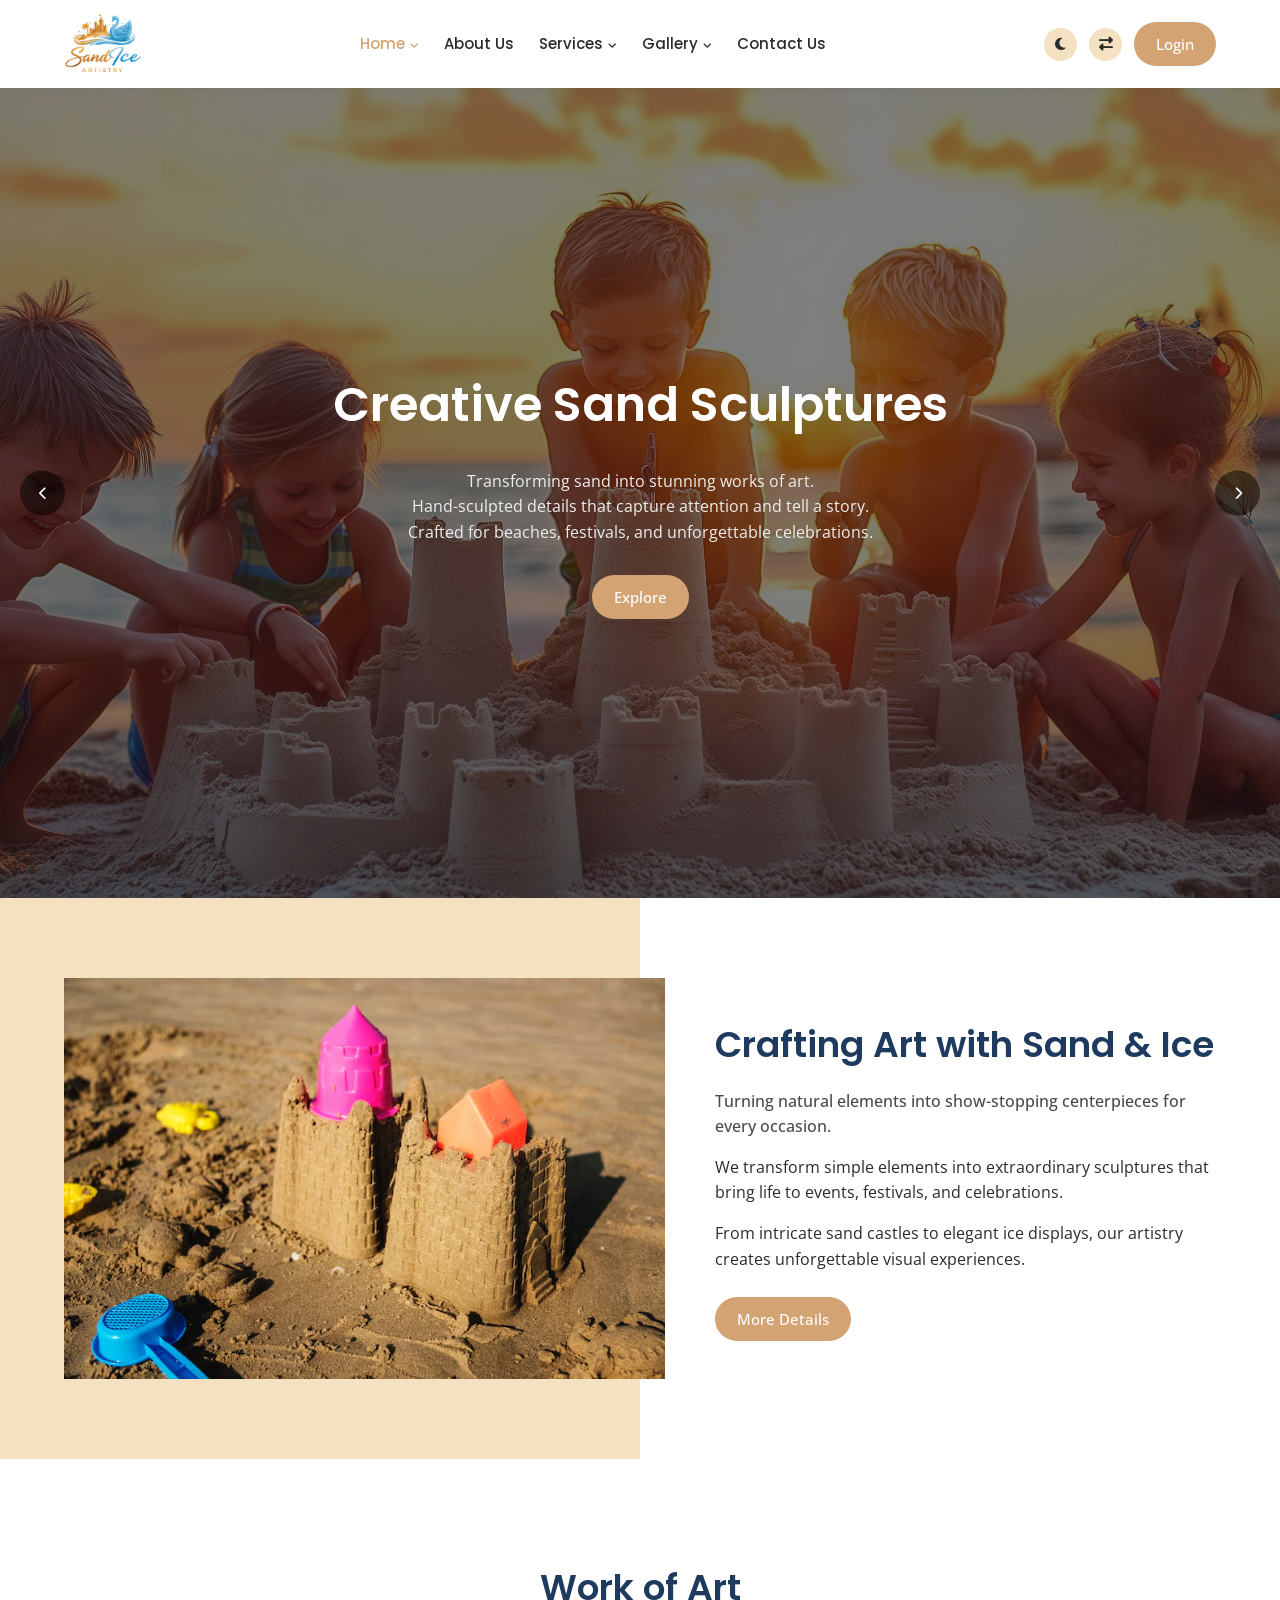
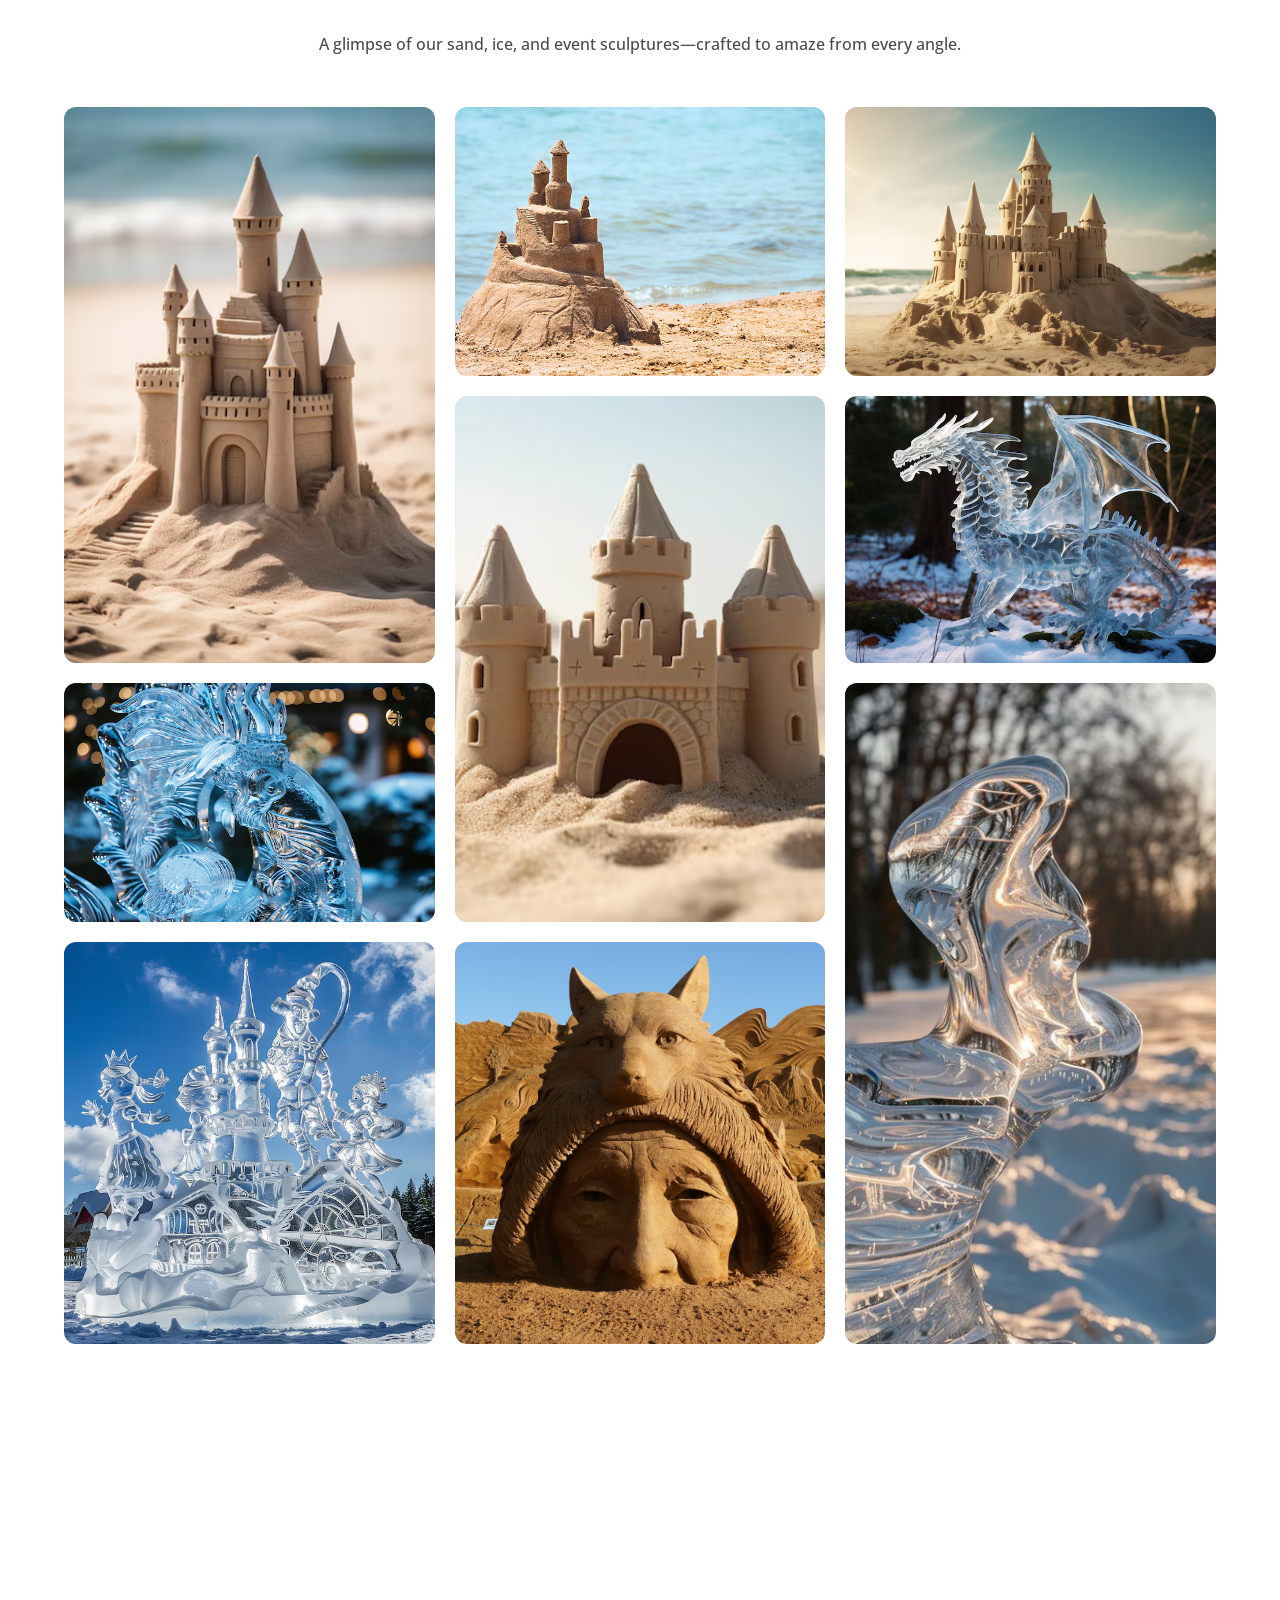
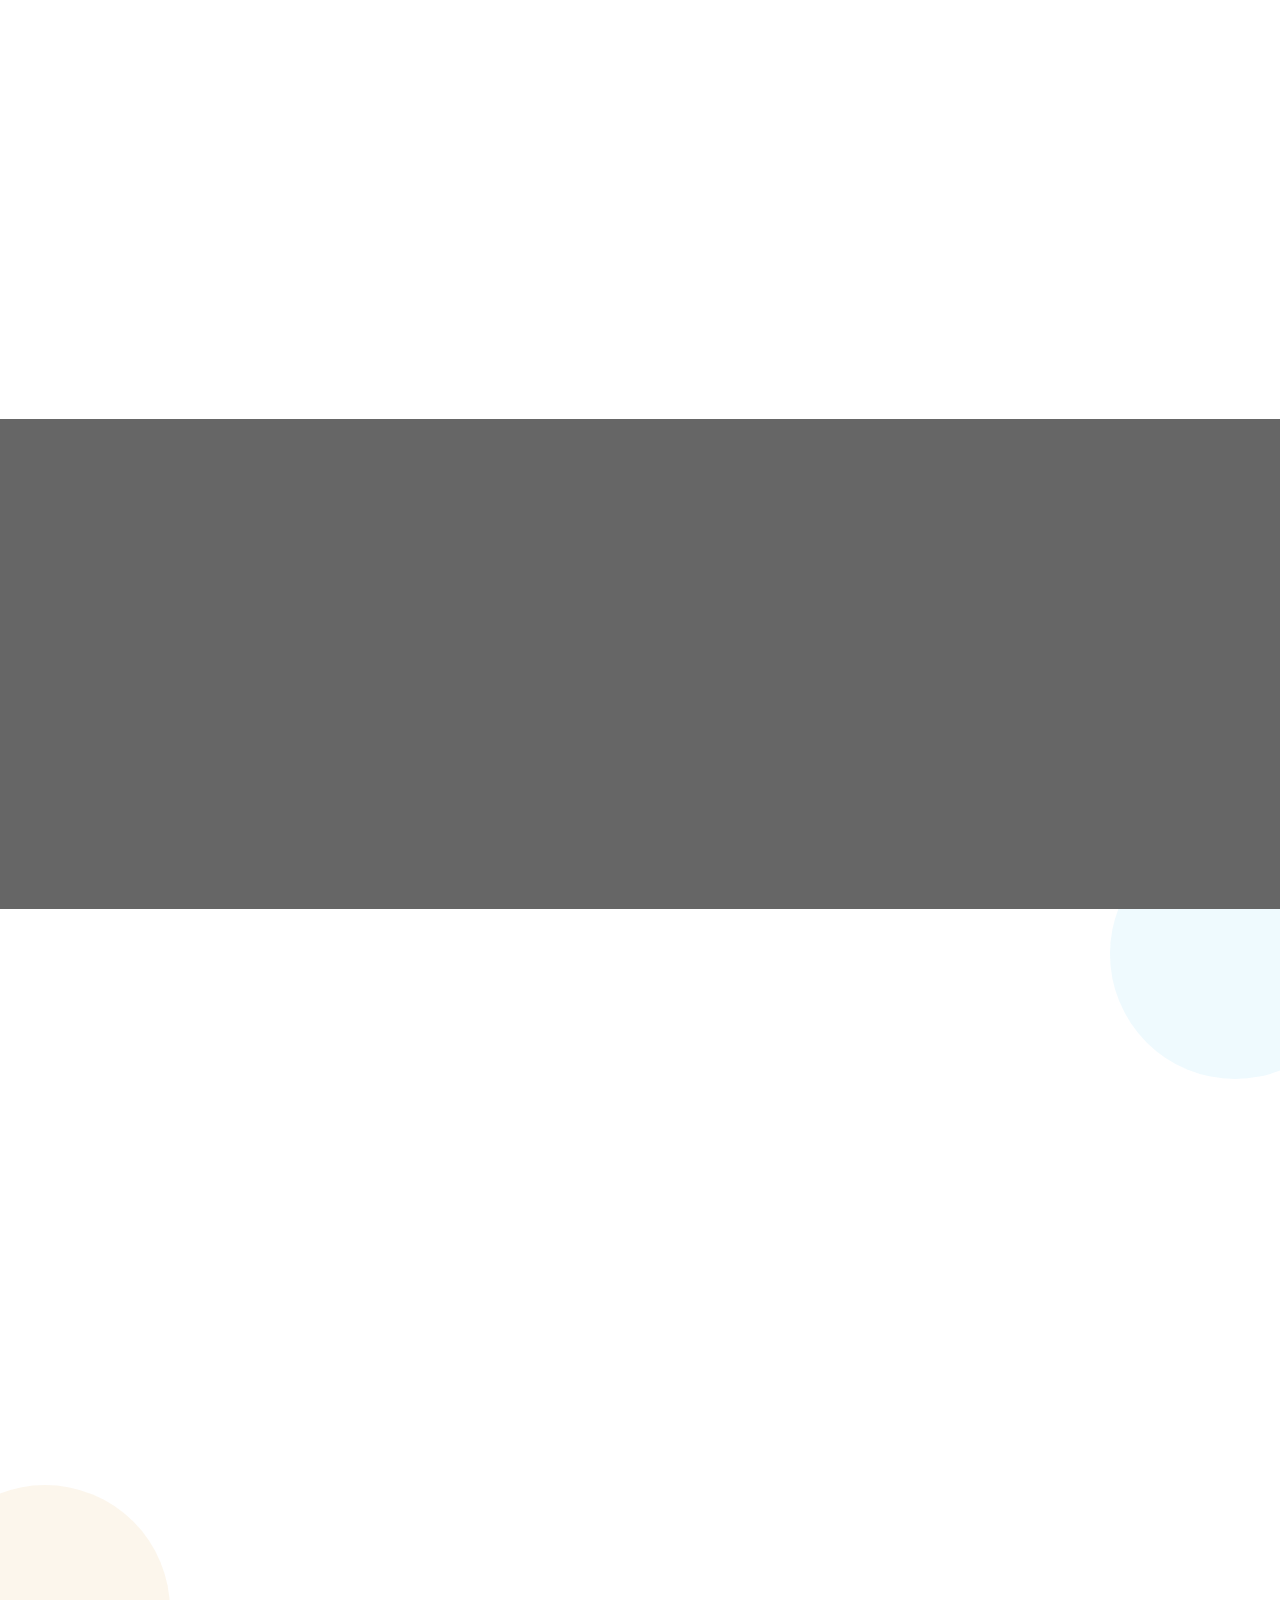
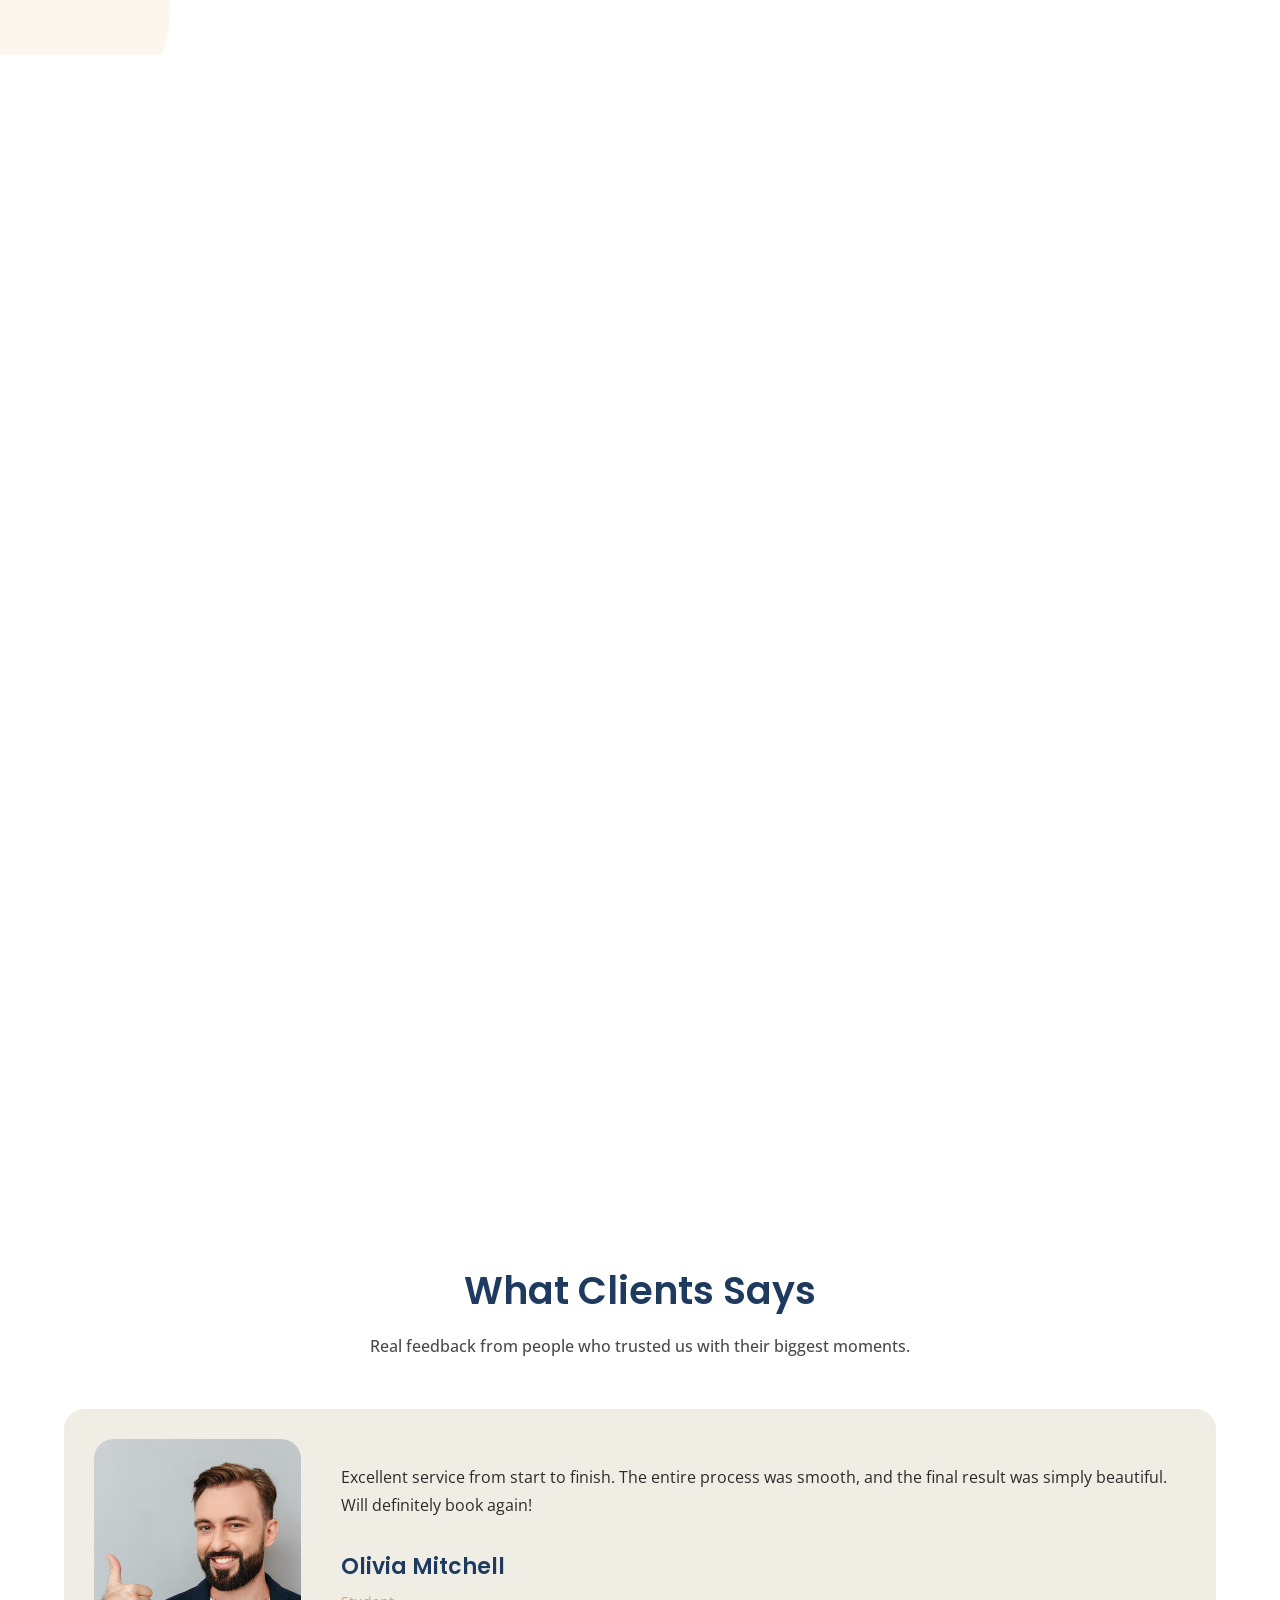
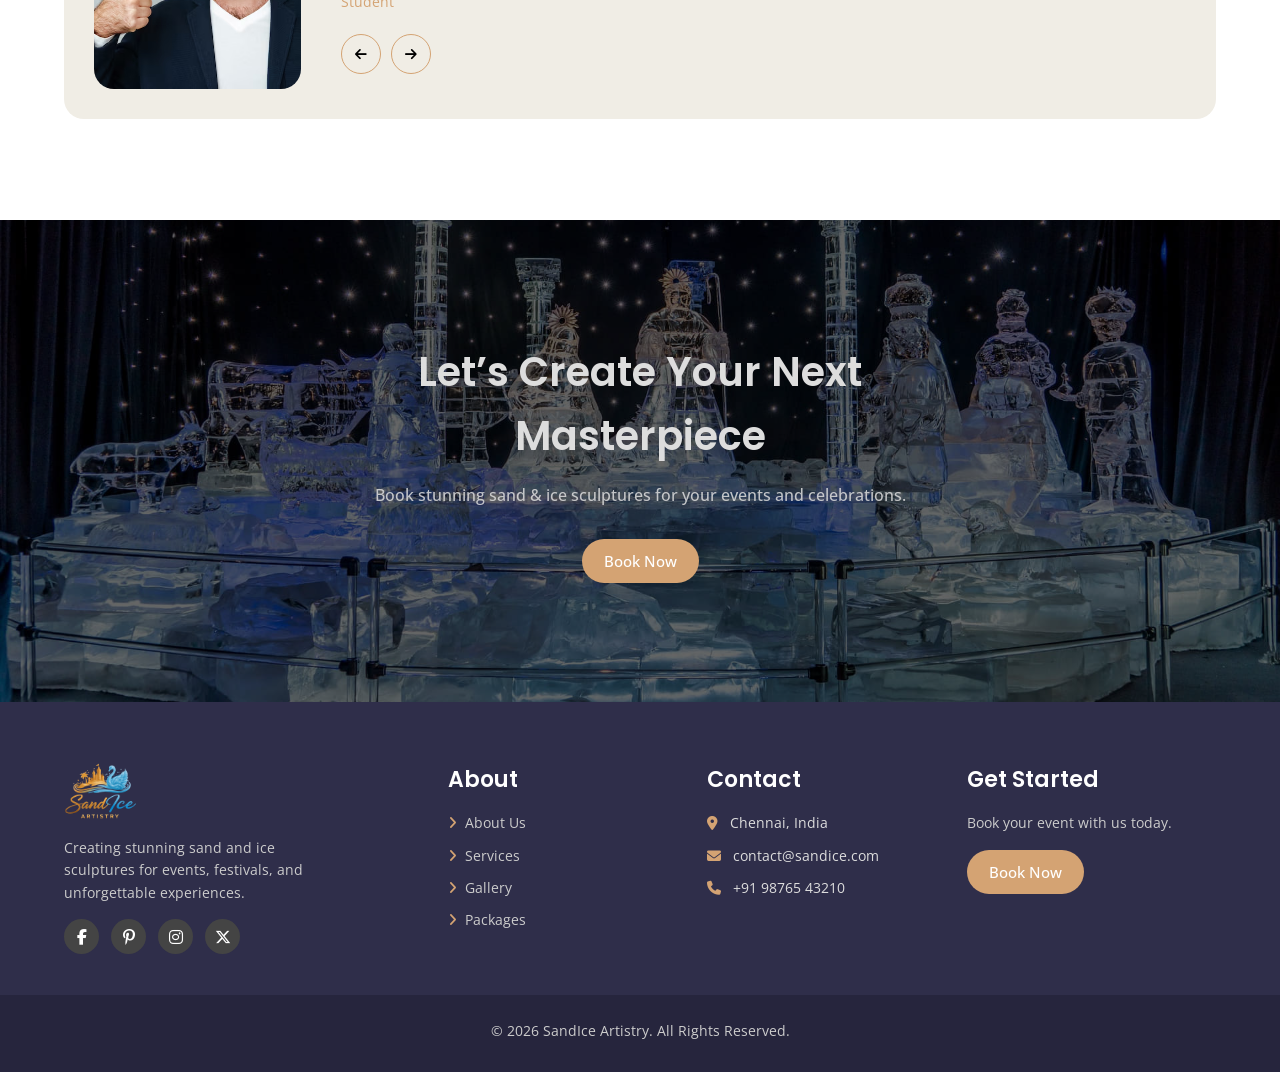
<file: index.html>
<!DOCTYPE html>
<html lang="en">

<head>
    <meta charset="UTF-8">
    <meta name="viewport" content="width=device-width, initial-scale=1.0">
    <title>SandIce Artistry</title>
    <link rel="stylesheet" href="https://cdnjs.cloudflare.com/ajax/libs/font-awesome/6.5.1/css/all.min.css">
    <link
        href="https://fonts.googleapis.com/css2?family=Poppins:wght@400;600;700&family=Open+Sans:wght@400;500&display=swap"
        rel="stylesheet">
    <link rel="icon" type="image/png" href="images/logo.png">
    <link rel="stylesheet" href="css/style.css">
</head>

<body class="has-navbar">

    <header class="navbar">
        <div class="container nav-container">

            <div class="logo">
                <a href="index.html" aria-label="Go to Home">
                    <img src="images/logo.png" alt="SandIce Logo">
                </a>
            </div>
            <!-- HAMBURGER -->
            <div class="menu-toggle">
                <i class="fa-solid fa-bars"></i>
            </div>

            <!-- MENU -->
            <nav class="menu">
                <ul>

                    <!-- HOME -->
                    <li class="dropdown">
                        <a href="#" class="active">Home <i class="fa-solid fa-angle-down"></i></a>
                        <ul class="dropdown-menu">
                            <li><a href="index.html" class="active">Home 1</a></li>
                            <li><a href="home2.html">Home 2</a></li>
                        </ul>
                    </li>

                    <!-- ABOUT -->
                    <li><a href="about.html">About Us</a></li>

                    <!-- SERVICES -->
                    <li class="dropdown">
                        <a href="#">Services <i class="fa-solid fa-angle-down"></i></a>
                        <ul class="dropdown-menu">
                            <li><a href="sandice.html">Sand & Ice Sculptures</a></li>
                            <li><a href="event.html">Event Sculptures</a></li>
                            <li><a href="booking.html">Festival Bookings</a></li>
                            <li><a href="packages.html">Packages</a></li>
                        </ul>
                    </li>

                    <!-- GALLERY -->
                    <li class="dropdown">
                        <a href="#">Gallery <i class="fa-solid fa-angle-down"></i></a>
                        <ul class="dropdown-menu">
                            <li><a href="art.html">SandIce Art </a></li>
                            <li><a href="highlight.html">Event Highlights</a></li>
                        </ul>
                    </li>


                    <!-- CONTACT -->
                    <li><a href="contact.html">Contact Us</a></li>

                    <li class="mobile-clone">

                        <!-- TOGGLES (SAME LINE) -->
                        <div class="mobile-toggles">
                            <button id="darkToggle" class="toggle-btn">
                                <i class="fa-solid fa-moon"></i>
                            </button>

                            <button id="rtlToggle" class="toggle-btn">
                                <i class="fa-solid fa-right-left"></i>
                            </button>
                        </div>

                        <!-- LOGIN BELOW -->
                        <div class="mobile-login">
                            <a href="login.html" class="btn btn-primary">Login</a>
                        </div>

                    </li>

                </ul>
            </nav>

            <!-- RIGHT SIDE -->
            <div class="nav-right">
                <!-- DARK MODE TOGGLE -->
                <button id="darkToggle" class="toggle-btn">
                    <i class="fa-solid fa-moon"></i>
                </button>

                <!-- RTL TOGGLE -->
                <button id="rtlToggle" class="toggle-btn">
                    <i class="fa-solid fa-right-left"></i>
                </button>

                <a href="login.html" class="btn btn-primary">Login</a>
            </div>
        </div>
    </header>

    <section class="hero-slider">

        <!-- SLIDE 1 -->
        <div class="slide active" style="background-image: url('images/slide1.jpg');">
            <div class="overlay"></div>
            <div class="container slide-content">
                <h1>Creative Sand Sculptures</h1>
                <p>
                    Transforming sand into stunning works of art.<br>
                    Hand-sculpted details that capture attention and tell a story.<br>
                    Crafted for beaches, festivals, and unforgettable celebrations.
                </p>
                <a href="#" class="btn btn-primary">Explore</a>
            </div>
        </div>

        <!-- SLIDE 2 -->
        <div class="slide" style="background-image: url('images/slide2.jpg');">
            <div class="overlay"></div>
            <div class="container slide-content">
                <h1>Elegant Ice Sculptures</h1>
                <p>
                    Perfect centerpiece for weddings and events.<br>
                    Crystal-clear designs that elevate your decor instantly.<br>
                    Custom themes, logos, and shapes made to impress.
                </p>
                <a href="#" class="btn btn-primary">View Gallery</a>
            </div>
        </div>

        <!-- SLIDE 3 -->
        <div class="slide" style="background-image: url('images/slide3.jpg');">
            <div class="overlay"></div>
            <div class="container slide-content">
                <h1>Festival & Event Art</h1>
                <p>
                    Creating unforgettable experiences with sculpture art.<br>
                    Large-scale installs that become the highlight of the crowd.<br>
                    From concept to on-site setup, we handle it all.
                </p>
                <a href="#" class="btn btn-primary">Book Now</a>
            </div>
        </div>

        <button class="arrow prev"><i class="fa-solid fa-chevron-left"></i></button>
        <button class="arrow next"><i class="fa-solid fa-chevron-right"></i></button>

    </section>

    <section class="brand-art">
        <div class="container brand-art-container">

            <!-- IMAGE SIDE -->
            <div class="brand-art-image">
                <img src="images/about-art.jpg" alt="Art">
            </div>

            <!-- TEXT SIDE -->
            <div class="brand-art-text">
                <h2>Crafting Art with Sand & Ice</h2>
                <p class="section-subheading">Turning natural elements into show-stopping centerpieces for every occasion.</p>

                <p>
                    We transform simple elements into extraordinary sculptures that
                    bring life to events, festivals, and celebrations.
                </p>

                <p>
                    From intricate sand castles to elegant ice displays, our artistry
                    creates unforgettable visual experiences.
                </p>

                <a href="#" class="btn btn-primary">More Details</a>
            </div>

        </div>
    </section>

    <section class="gallery-section">

        <div class="container">

            <div class="gallery-header">
                <h2>Work of Art</h2>
                <p class="section-subheading">A glimpse of our sand, ice, and event sculptures—crafted to amaze from every angle.</p>
            </div>

            <div class="masonry-gallery">

                <img src="images/sand1.jpg">
                <img src="images/sand2.jpg">
                <img src="images/sand3.jpg">
                <img src="images/sand4.jpg">
                <img src="images/ice1.jpg">
                <img src="images/ice2.jpg">
                <img src="images/ice3.jpg">
                <img src="images/event1.jpg">
                <img src="images/event2.jpg">

            </div>

        </div>

    </section>

    <section class="journey-section">

        <div class="container">

            <div class="journey-header">
                <h2>Our Artistic Journey</h2>
                <p class="section-subheading">From imagination to breathtaking sculptures</p>
            </div>

            <div class="journey-track">

                <div class="journey-step">
                    <span>01</span>
                    <h3>Concept</h3>
                    <p>Creative ideas and initial sketches begin here.</p>
                </div>

                <div class="journey-step">
                    <span>02</span>
                    <h3>Design</h3>
                    <p>We structure and plan every artistic detail.</p>
                </div>

                <div class="journey-step">
                    <span>03</span>
                    <h3>Creation</h3>
                    <p>Transforming sand and ice into real sculptures.</p>
                </div>

                <div class="journey-step">
                    <span>04</span>
                    <h3>Showcase</h3>
                    <p>Delivering stunning final experiences.</p>
                </div>

            </div>

        </div>

    </section>

    <section class="impact-section">

        <div class="impact-overlay"></div>

        <div class="container">
            <div class="impact-content">

                <div class="impact-header">
                    <h2>Our Impact in Numbers</h2>
                    <p class="section-subheading">Creating unforgettable moments through art</p>
                </div>

                <div class="impact-wrapper">

                    <div class="impact-item">
                        <h3 class="counter counter-plus" data-target="150">0</h3>
                        <span>Events</span>
                    </div>

                    <div class="impact-item">
                        <h3 class="counter counter-plus" data-target="300">0</h3>
                        <span>Sculptures</span>
                    </div>

                    <div class="impact-item">
                        <h3 class="counter counter-plus" data-target="50">0</h3>
                        <span>Festivals</span>
                    </div>

                    <div class="impact-item">
                        <h3 class="counter counter-plus" data-target="100">0</h3>
                        <span>Clients</span>
                    </div>

                    <div class="impact-item">
                        <h3 class="counter counter-plus" data-target="12">0</h3>
                        <span>Cities</span>
                    </div>

                </div>

            </div>
        </div>

    </section>

    <section class="services-section">

        <div class="container">

            <div class="services-header">
                <h2>Our Creative Services</h2>
                <p class="section-subheading">Bringing sand and ice to life with creativity and precision</p>
            </div>

            <div class="services-grid">

                <div class="service-card">
                    <i class="fa-solid fa-chess-rook"></i>
                    <h3>Sand Sculptures Art</h3>
                    <p>Intricate sand art crafted for beaches, events, Festivals and exhibitions.</p>
                </div>

                <div class="service-card">
                    <i class="fa-solid fa-snowflake"></i>
                    <h3>Ice Sculptures Art</h3>
                    <p>Elegant ice designs perfect for weddings, Festivals and luxury events.</p>
                </div>

                <div class="service-card">
                    <i class="fa-solid fa-star"></i>
                    <h3>Event & Festival Art</h3>
                    <p>Custom sculptures that transform events into memorable experiences.</p>
                </div>

                <div class="service-card">
                    <i class="fa-solid fa-calendar-check"></i>
                    <h3>Festival Installations</h3>
                    <p>Large-scale artistic installations designed for festivals and crowds.</p>
                </div>

            </div>

            <div class="services-btn">
                <a href="#" class="btn btn-primary">View Services</a>
            </div>

        </div>

    </section>

    <section class="process-section">

        <div class="container">

            <div class="process-header">
                <h2>How We Bring Art to Life</h2>
                <p class="section-subheading">From idea to masterpiece, every step is crafted with precision</p>
            </div>

            <div class="process-wrapper">

                <!-- STEP 1 -->
                <div class="process-item left">
                    <div class="process-content">
                        <span>01</span>
                        <h3>Concept</h3>
                        <p>We start with creative ideas and understand your vision.</p>
                    </div>
                </div>

                <!-- STEP 2 -->
                <div class="process-item right">
                    <div class="process-content">
                        <span>02</span>
                        <h3>Design</h3>
                        <p>Detailed planning and sketching for perfect execution.</p>
                    </div>
                </div>

                <!-- STEP 3 -->
                <div class="process-item left">
                    <div class="process-content">
                        <span>03</span>
                        <h3>Creation</h3>
                        <p>Transforming sand and ice into stunning sculptures.</p>
                    </div>
                </div>

                <!-- STEP 4 -->
                <div class="process-item right">
                    <div class="process-content">
                        <span>04</span>
                        <h3>Delivery</h3>
                        <p>Final masterpiece delivered to elevate your event.</p>
                    </div>
                </div>

            </div>

        </div>

    </section>

    <section class="testimonial-modern">

        <div class="container">

            <h2 class="testimonial-title">What Clients Says</h2>
            <p class="section-subheading testimonial-subheading">Real feedback from people who trusted us with their biggest moments.</p>

            <div class="testimonial-box">

                <!-- IMAGE -->
                <div class="testimonial-img">
                    <img src="images/user1.jpg" alt="client">
                </div>

                <!-- CONTENT -->
                <div class="testimonial-content">

                    <p class="testimonial-text">
                        Excellent service from start to finish. The entire process was smooth, and the final result was
                        simply beautiful. Will definitely book again!
                    </p>

                    <div class="testimonial-user">
                        <h4>Olivia Mitchell</h4>
                        <span>Student</span>
                    </div>

                    <!-- ARROWS -->
                    <div class="testimonial-arrows">
                        <button class="t-prev"><i class="fa-solid fa-arrow-left"></i></button>
                        <button class="t-next"><i class="fa-solid fa-arrow-right"></i></button>
                    </div>

                </div>

            </div>

        </div>

    </section>

    <section class="cta-section home1-cta">

        <div class="cta-overlay"></div>

        <div class="container cta-content">

            <h2>Let’s Create Your Next Masterpiece</h2>
            <p class="section-subheading">Book stunning sand & ice sculptures for your events and celebrations.</p>

            <a href="#" class="btn btn-primary">Book Now</a>

        </div>

    </section>



    <footer class="footer">
        <div class="container footer-container">

            <!-- LEFT: LOGO + TEXT -->
            <div class="footer-col">
                <a href="index.html" aria-label="Go to Home">
                    <img src="images/logo.png" alt="logo" class="footer-logo">
                </a>
                <p>
                    Creating stunning sand and ice sculptures for events, festivals, and unforgettable experiences.
                </p>

                <div class="social-icons">
                    <a href="#"><i class="fa-brands fa-facebook-f"></i></a>
                    <a href="#"><i class="fa-brands fa-pinterest-p"></i></a>
                    <a href="#"><i class="fa-brands fa-instagram"></i></a>
                    <a href="#"><i class="fa-brands fa-x-twitter"></i></a>
                </div>
            </div>

            <!-- ABOUT -->
            <div class="footer-col">
                <h4>About</h4>
                <ul>
                    <li><a href="#"><i class="fa-solid fa-angle-right"></i>About Us</a></li>
                    <li><a href="#"><i class="fa-solid fa-angle-right"></i>Services</a></li>
                    <li><a href="#"><i class="fa-solid fa-angle-right"></i>Gallery</a></li>
                    <li><a href="#"><i class="fa-solid fa-angle-right"></i>Packages</a></li>
                </ul>
            </div>

            <!-- CONTACT -->
            <div class="footer-col">
                <h4>Contact</h4>
                <ul>
                    <li><i class="fa-solid fa-location-dot"></i> Chennai, India</li>
                    <li><i class="fa-solid fa-envelope"></i> contact@sandice.com</li>
                    <li><i class="fa-solid fa-phone"></i> +91 98765 43210</li>
                </ul>
            </div>

            <!-- CTA -->
            <div class="footer-col">
                <h4>Get Started</h4>
                <p>Book your event with us today.</p>
                <a href="#" class="btn btn-primary">Book Now</a>
            </div>

        </div>

        <!-- BOTTOM -->
        <div class="footer-bottom">
            <div class="container footer-bottom-container">
                <p>© 2026 SandIce Artistry. All Rights Reserved.</p>
            </div>
        </div>
    </footer>

    <button id="scrollTopBtn">
        <i class="fa-solid fa-arrow-up"></i>
    </button>

    <script src="js/main.js"></script>

</body>

</html>
</file>
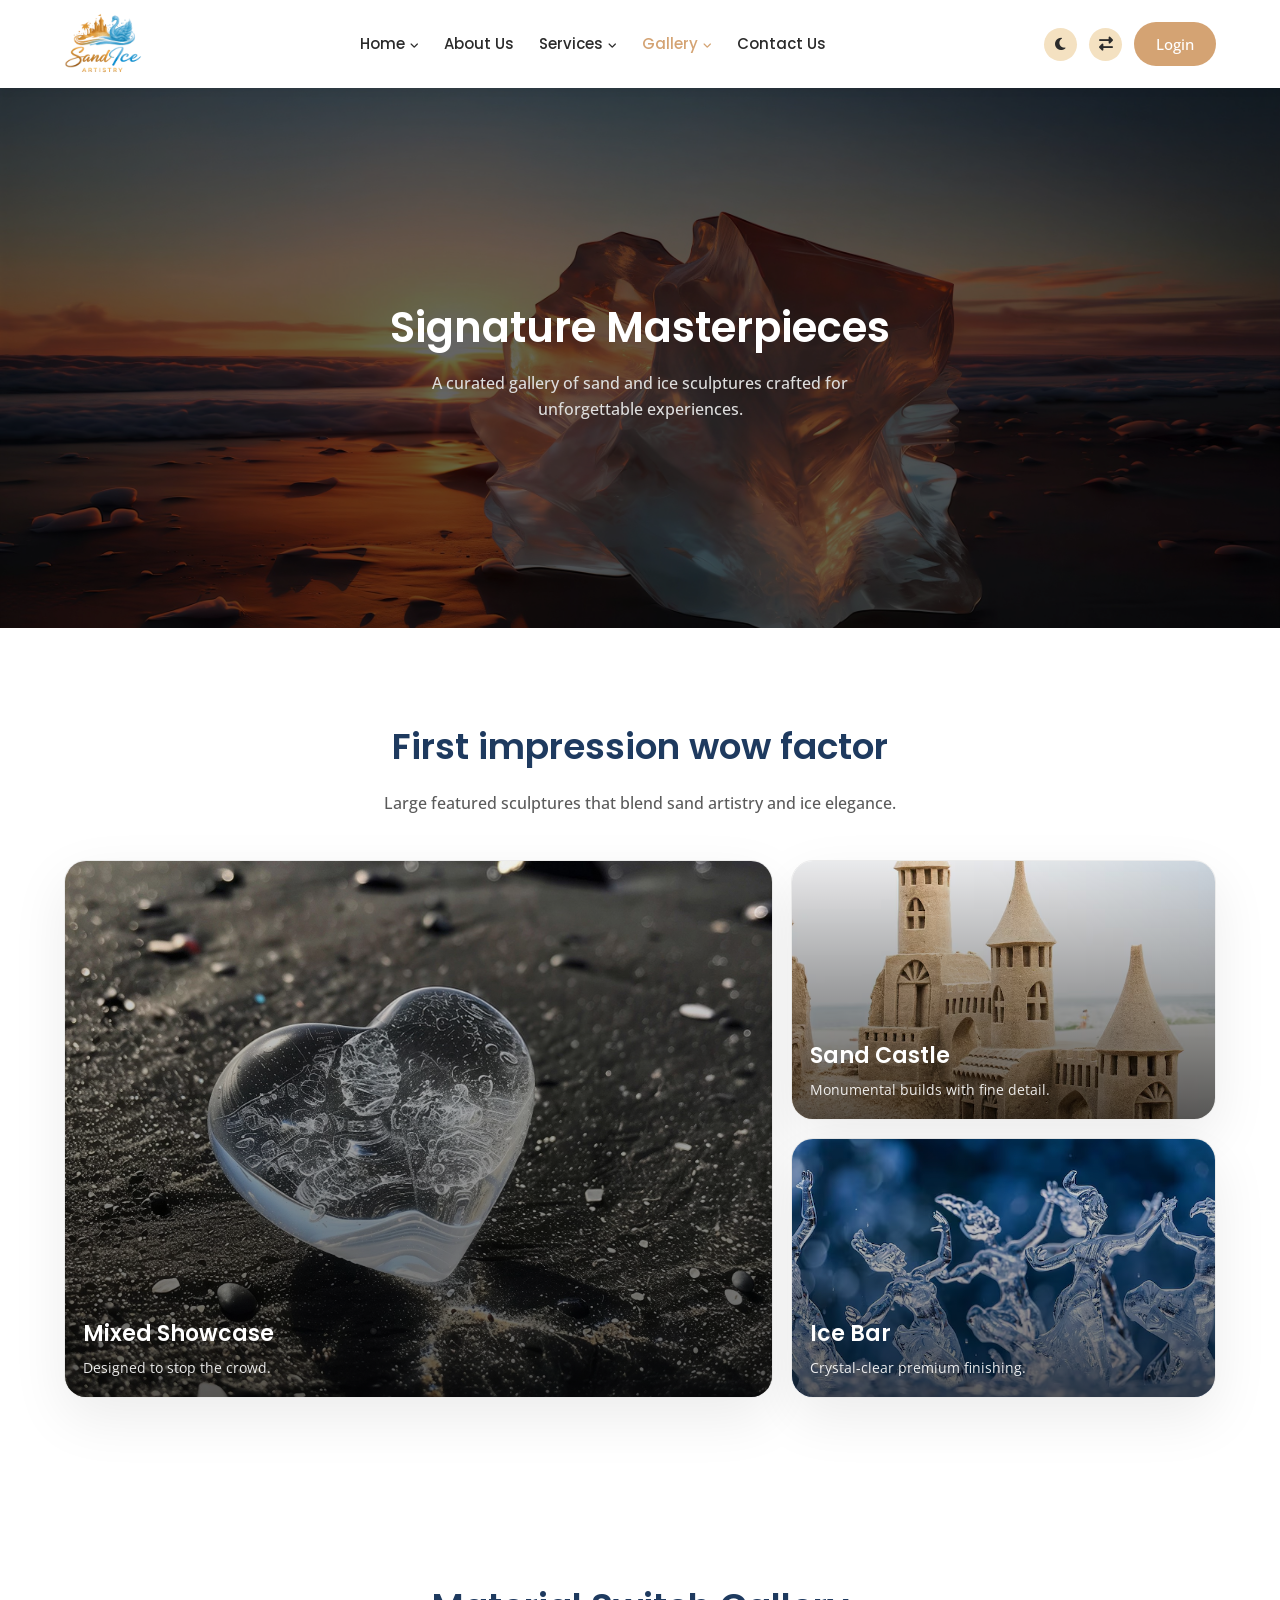
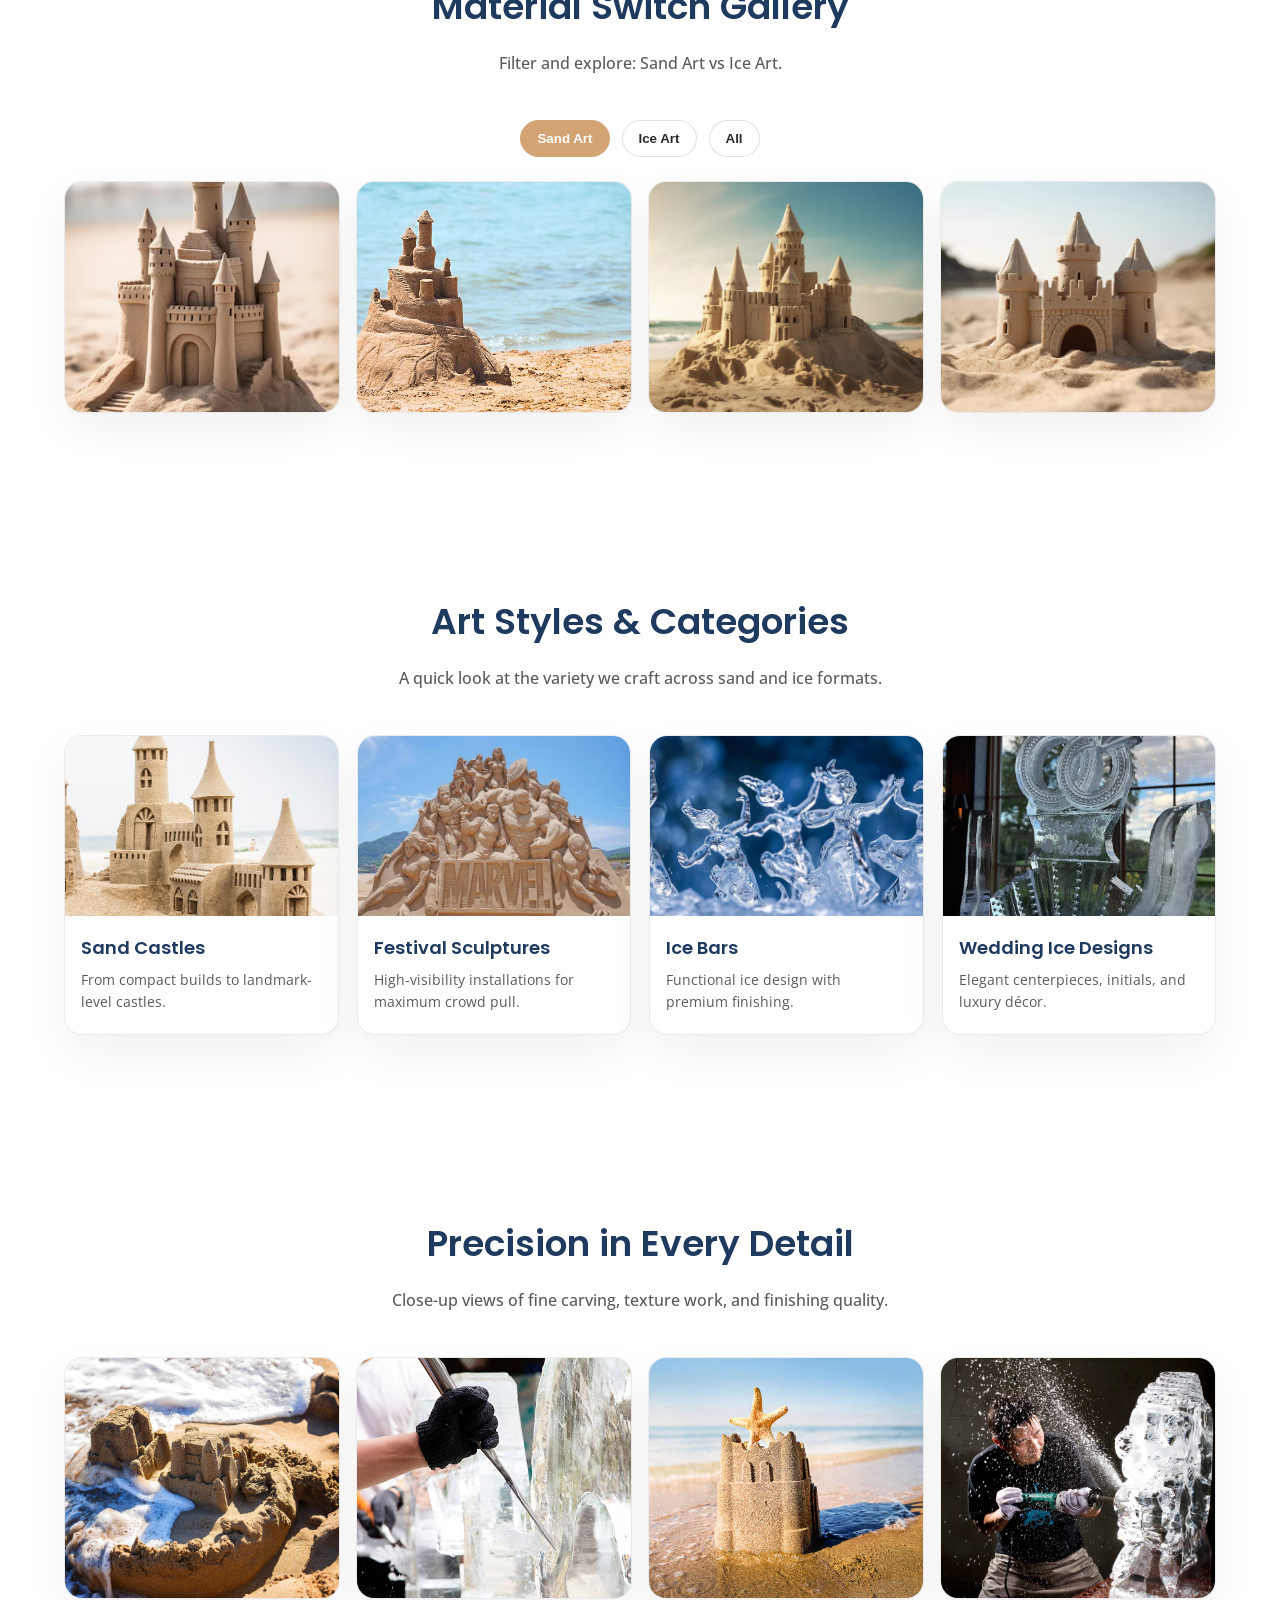
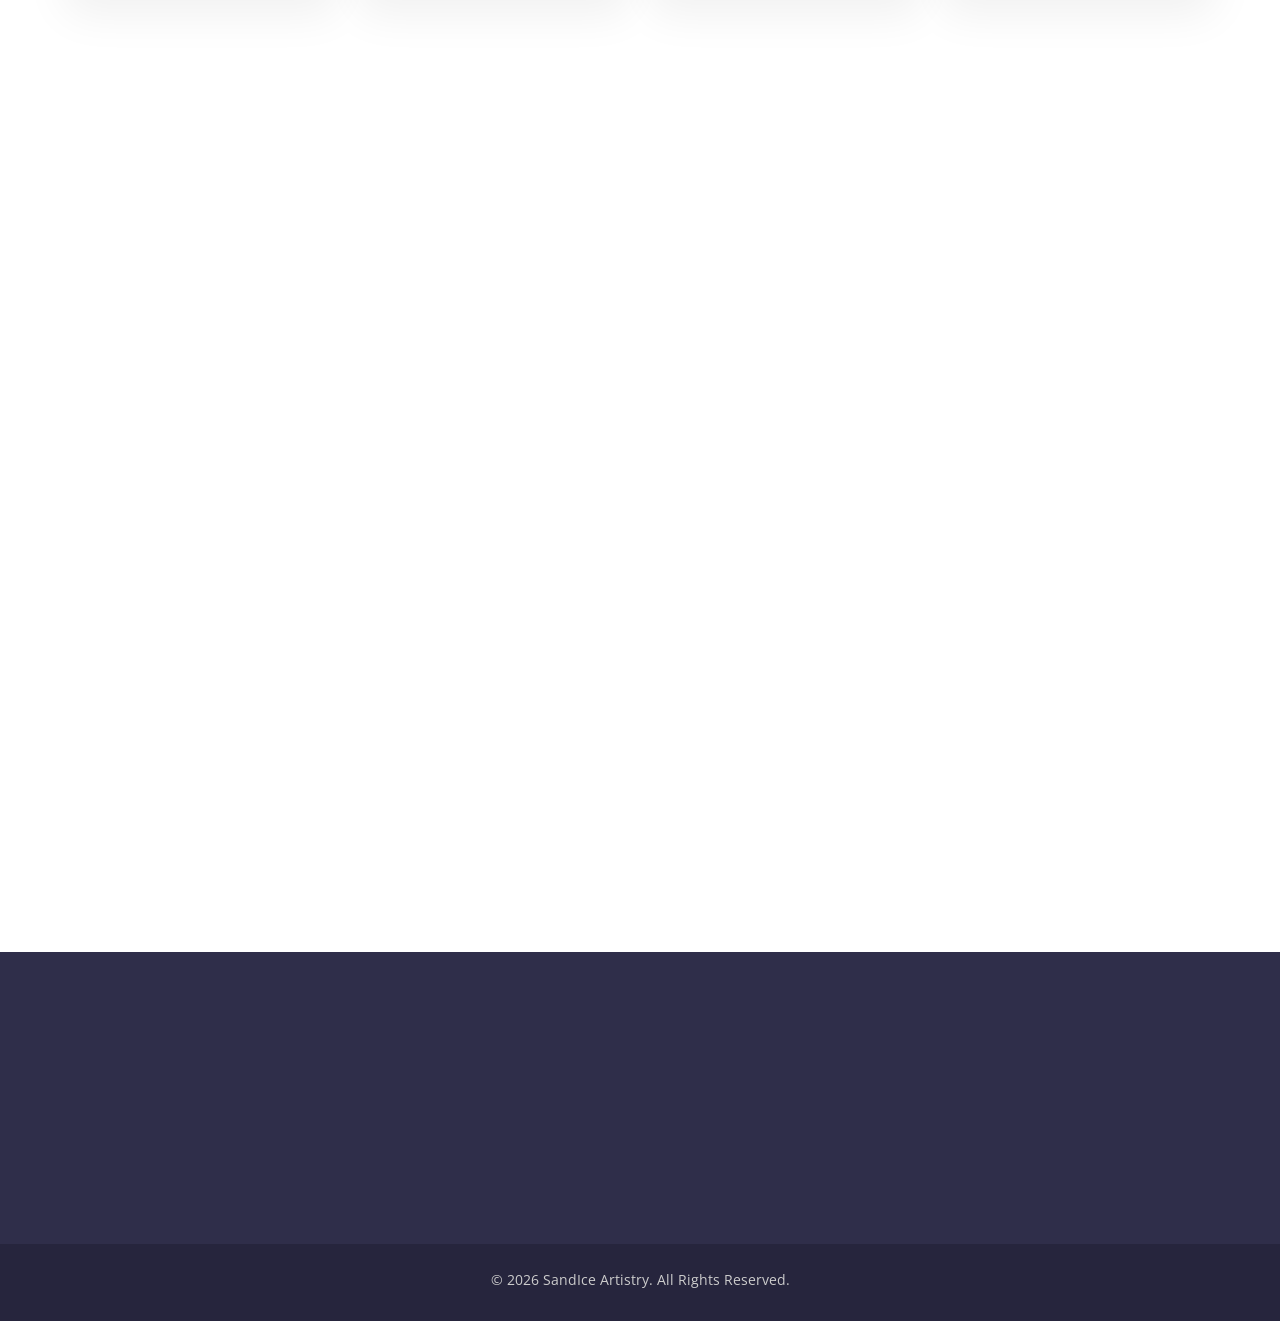
<file: art.html>
<!DOCTYPE html>
<html lang="en">

<head>
    <meta charset="UTF-8">
    <meta name="viewport" content="width=device-width, initial-scale=1.0">
    <title>SandIce Artistry</title>
    <link rel="stylesheet" href="https://cdnjs.cloudflare.com/ajax/libs/font-awesome/6.5.1/css/all.min.css">
    <link
        href="https://fonts.googleapis.com/css2?family=Poppins:wght@400;600;700&family=Open+Sans:wght@400;500&display=swap"
        rel="stylesheet">
    <link rel="icon" type="image/png" href="images/logo.png">
    <link rel="stylesheet" href="css/style.css">
</head>

<body class="has-navbar">


    <header class="navbar">
        <div class="container nav-container">

            <div class="logo">
                <a href="index.html" aria-label="Go to Home">
                    <img src="images/logo.png" alt="SandIce Logo">
                </a>
            </div>
            <!-- HAMBURGER -->
            <div class="menu-toggle">
                <i class="fa-solid fa-bars"></i>
            </div>

            <!-- MENU -->
            <nav class="menu">
                <ul>

                    <!-- HOME -->
                    <li class="dropdown">
                        <a href="#">Home <i class="fa-solid fa-angle-down"></i></a>
                        <ul class="dropdown-menu">
                            <li><a href="index.html">Home 1</a></li>
                            <li><a href="home2.html">Home 2</a></li>
                        </ul>
                    </li>

                    <!-- ABOUT -->
                    <li><a href="about.html">About Us</a></li>

                    <!-- SERVICES -->
                    <li class="dropdown">
                        <a href="#">Services <i class="fa-solid fa-angle-down"></i></a>
                        <ul class="dropdown-menu">
                            <li><a href="sandice.html">Sand & Ice Sculptures</a></li>
                            <li><a href="event.html">Event Sculptures</a></li>
                            <li><a href="booking.html">Festival Bookings</a></li>
                            <li><a href="packages.html">Packages</a></li>
                        </ul>
                    </li>

                    <!-- GALLERY -->
                    <li class="dropdown">
                        <a href="#" class="active">Gallery <i class="fa-solid fa-angle-down"></i></a>
                        <ul class="dropdown-menu">
                            <li><a href="art.html" class="active">SandIce Art </a></li>
                            <li><a href="highlight.html">Event Highlights</a></li>
                        </ul>
                    </li>


                    <!-- CONTACT -->
                    <li><a href="contact.html">Contact Us</a></li>

                    <li class="mobile-clone">

                        <!-- TOGGLES (SAME LINE) -->
                        <div class="mobile-toggles">
                            <button id="darkToggle" class="toggle-btn">
                                <i class="fa-solid fa-moon"></i>
                            </button>

                            <button id="rtlToggle" class="toggle-btn">
                                <i class="fa-solid fa-right-left"></i>
                            </button>
                        </div>

                        <!-- LOGIN BELOW -->
                        <div class="mobile-login">
                            <a href="login.html" class="btn btn-primary">Login</a>
                        </div>

                    </li>

                </ul>
            </nav>

            <!-- RIGHT SIDE -->
            <div class="nav-right">
                <!-- DARK MODE TOGGLE -->
                <button id="darkToggle" class="toggle-btn">
                    <i class="fa-solid fa-moon"></i>
                </button>

                <!-- RTL TOGGLE -->
                <button id="rtlToggle" class="toggle-btn">
                    <i class="fa-solid fa-right-left"></i>
                </button>

                <a href="login.html" class="btn btn-primary">Login</a>
            </div>
        </div>
    </header>

    <section class="contact-hero ">

        <div class="hero-overlay"></div>

        <div class="container hero-content">
            <h1>Signature Masterpieces</h1>
            <p>
                A curated gallery of sand and ice sculptures crafted for unforgettable experiences.
            </p>
        </div>

    </section>


    <!-- 1️⃣ 🌟 Signature Masterpieces (Hero Gallery Feel) -->
    <section class="signature-masterpieces">
        <div class="container">
            <div class="art-section-header">
                <h2>First impression wow factor</h2>
                <p>Large featured sculptures that blend sand artistry and ice elegance.</p>
            </div>

            <div class="masterpieces-grid">
                <article class="masterpiece-tile is-featured">
                    <img src="images/mixed.jpg" alt="Signature mixed sand and ice masterpiece">
                    <div class="masterpiece-overlay">
                        <h3>Mixed Showcase</h3>
                        <p>Designed to stop the crowd.</p>
                    </div>
                </article>

                <article class="masterpiece-tile">
                    <img src="images/sand-castle.jpg" alt="Signature sand castle sculpture">
                    <div class="masterpiece-overlay">
                        <h3>Sand Castle</h3>
                        <p>Monumental builds with fine detail.</p>
                    </div>
                </article>

                <article class="masterpiece-tile">
                    <img src="images/ice-bar.jpg" alt="Signature ice bar sculpture">
                    <div class="masterpiece-overlay">
                        <h3>Ice Bar</h3>
                        <p>Crystal-clear premium finishing.</p>
                    </div>
                </article>
            </div>
        </div>
    </section>

    <!-- 2️⃣ 🔄 Material Switch Gallery (Sand vs Ice Toggle) -->
    <section class="material-switch">
        <div class="container">
            <div class="art-section-header">
                <h2>Material Switch Gallery</h2>
                <p>Filter and explore: Sand Art vs Ice Art.</p>
            </div>

            <div class="material-toggle" role="tablist" aria-label="Filter gallery by material">
                <button type="button" class="material-btn is-active" data-filter="sand" role="tab"
                    aria-selected="true">Sand Art</button>
                <button type="button" class="material-btn" data-filter="ice" role="tab" aria-selected="false">Ice
                    Art</button>
                <button type="button" class="material-btn" data-filter="all" role="tab"
                    aria-selected="false">All</button>
            </div>

            <div class="material-gallery" aria-live="polite">
                <figure class="material-item" data-material="sand">
                    <img src="images/sand1.jpg" alt="Sand sculpture example 1">
                </figure>
                <figure class="material-item" data-material="sand">
                    <img src="images/sand2.jpg" alt="Sand sculpture example 2">
                </figure>
                <figure class="material-item" data-material="sand">
                    <img src="images/sand3.jpg" alt="Sand sculpture example 3">
                </figure>
                <figure class="material-item" data-material="sand">
                    <img src="images/sand4.jpg" alt="Sand sculpture example 4">
                </figure>

                <figure class="material-item" data-material="ice">
                    <img src="images/ice1.jpg" alt="Ice sculpture example 1">
                </figure>
                <figure class="material-item" data-material="ice">
                    <img src="images/ice2.jpg" alt="Ice sculpture example 2">
                </figure>
                <figure class="material-item" data-material="ice">
                    <img src="images/ice3.jpg" alt="Ice sculpture example 3">
                </figure>
                <figure class="material-item" data-material="ice">
                    <img src="images/ice4.jpg" alt="Ice sculpture example 4">
                </figure>
            </div>
        </div>
    </section>

    <!-- 3️⃣ 🎨 Art Styles & Categories -->
    <section class="art-categories">
        <div class="container">
            <div class="art-section-header">
                <h2>Art Styles & Categories</h2>
                <p>A quick look at the variety we craft across sand and ice formats.</p>
            </div>

            <div class="category-grid">
                <article class="category-card">
                    <div class="category-media">
                        <img src="images/sand-castle.jpg" alt="Sand castle category">
                    </div>
                    <div class="category-body">
                        <h3>Sand Castles</h3>
                        <p>From compact builds to landmark-level castles.</p>
                    </div>
                </article>

                <article class="category-card">
                    <div class="category-media">
                        <img src="images/festival.jpg" alt="Festival sculptures category">
                    </div>
                    <div class="category-body">
                        <h3>Festival Sculptures</h3>
                        <p>High-visibility installations for maximum crowd pull.</p>
                    </div>
                </article>

                <article class="category-card">
                    <div class="category-media">
                        <img src="images/ice-bar.jpg" alt="Ice bars category">
                    </div>
                    <div class="category-body">
                        <h3>Ice Bars</h3>
                        <p>Functional ice design with premium finishing.</p>
                    </div>
                </article>

                <article class="category-card">
                    <div class="category-media">
                        <img src="images/wedding.jpg" alt="Wedding ice designs category">
                    </div>
                    <div class="category-body">
                        <h3>Wedding Ice Designs</h3>
                        <p>Elegant centerpieces, initials, and luxury décor.</p>
                    </div>
                </article>
            </div>
        </div>
    </section>

    <!-- 4️⃣ 🔍 Detail & Craftsmanship Close-ups -->
    <section class="detail-closeups">
        <div class="container">
            <div class="art-section-header">
                <h2>Precision in Every Detail</h2>
                <p>Close-up views of fine carving, texture work, and finishing quality.</p>
            </div>

            <div class="closeups-grid">
                <figure class="closeup-card">
                    <img src="images/detail1.jpg" alt="Sand texture close-up">
                </figure>
                <figure class="closeup-card">
                    <img src="images/detail2.jpg" alt="Ice texture close-up">
                </figure>
                <figure class="closeup-card">
                    <img src="images/detail3.jpg" alt="Fine carving close-up 1">
                </figure>
                <figure class="closeup-card">
                    <img src="images/detail4.jpg" alt="Fine carving close-up 2">
                </figure>
            </div>
        </div>
    </section>

    <!-- 5️⃣ 🎉 Real Event Highlights -->
    <section class="real-event-highlights">
        <div class="container">
            <div class="art-section-header">
                <h2>Real Event Highlights</h2>
                <p>Festivals, weddings, corporate events, and the real crowd environment.</p>
            </div>

            <div class="highlights-grid">
                <figure class="highlight-card">
                    <img src="images/sand-festival.jpg" alt="Festival crowd highlight">
                    <figcaption>Festivals</figcaption>
                </figure>
                <figure class="highlight-card">
                    <img src="images/event3.jpg" alt="Wedding event highlight">
                    <figcaption>Weddings</figcaption>
                </figure>
                <figure class="highlight-card">
                    <img src="images/corporate.jpg" alt="Corporate event highlight">
                    <figcaption>Corporate</figcaption>
                </figure>
                <figure class="highlight-card">
                    <img src="images/private.jpg" alt="Private event highlight">
                    <figcaption>Private</figcaption>
                </figure>
                <figure class="highlight-card">
                    <img src="images/live-event1.jpg" alt="Live sculpting during event highlight">
                    <figcaption>Live Sculpting</figcaption>
                </figure>
                <figure class="highlight-card">
                    <img src="images/live-event2.jpg" alt="Event setup environment highlight">
                    <figcaption>Event Setup</figcaption>
                </figure>
            </div>
        </div>
    </section>

    <footer class="footer">
        <div class="container footer-container">

            <!-- LEFT: LOGO + TEXT -->
            <div class="footer-col">
                <a href="index.html" aria-label="Go to Home">
                    <img src="images/logo.png" alt="logo" class="footer-logo">
                </a>
                <p>
                    Creating stunning sand and ice sculptures for events, festivals, and unforgettable experiences.
                </p>

                <div class="social-icons">
                    <a href="#"><i class="fa-brands fa-facebook-f"></i></a>
                    <a href="#"><i class="fa-brands fa-pinterest-p"></i></a>
                    <a href="#"><i class="fa-brands fa-instagram"></i></a>
                    <a href="#"><i class="fa-brands fa-x-twitter"></i></a>
                </div>
            </div>

            <!-- ABOUT -->
            <div class="footer-col">
                <h4>About</h4>
                <ul>
                    <li><a href="#"><i class="fa-solid fa-angle-right"></i>About Us</a></li>
                    <li><a href="#"><i class="fa-solid fa-angle-right"></i>Services</a></li>
                    <li><a href="#"><i class="fa-solid fa-angle-right"></i>Gallery</a></li>
                    <li><a href="#"><i class="fa-solid fa-angle-right"></i>Packages</a></li>
                </ul>
            </div>

            <!-- CONTACT -->
            <div class="footer-col">
                <h4>Contact</h4>
                <ul>
                    <li><i class="fa-solid fa-location-dot"></i> Chennai, India</li>
                    <li><i class="fa-solid fa-envelope"></i> contact@sandice.com</li>
                    <li><i class="fa-solid fa-phone"></i> +91 98765 43210</li>
                </ul>
            </div>

            <!-- CTA -->
            <div class="footer-col">
                <h4>Get Started</h4>
                <p>Book your event with us today.</p>
                <a href="#" class="btn btn-primary">Book Now</a>
            </div>

        </div>

        <!-- BOTTOM -->
        <div class="footer-bottom">
            <div class="container footer-bottom-container">
                <p>© 2026 SandIce Artistry. All Rights Reserved.</p>
            </div>
        </div>
    </footer>

    <button id="scrollTopBtn">
        <i class="fa-solid fa-arrow-up"></i>
    </button>

    <script src="js/main.js"></script>

</body>

</html>
</file>
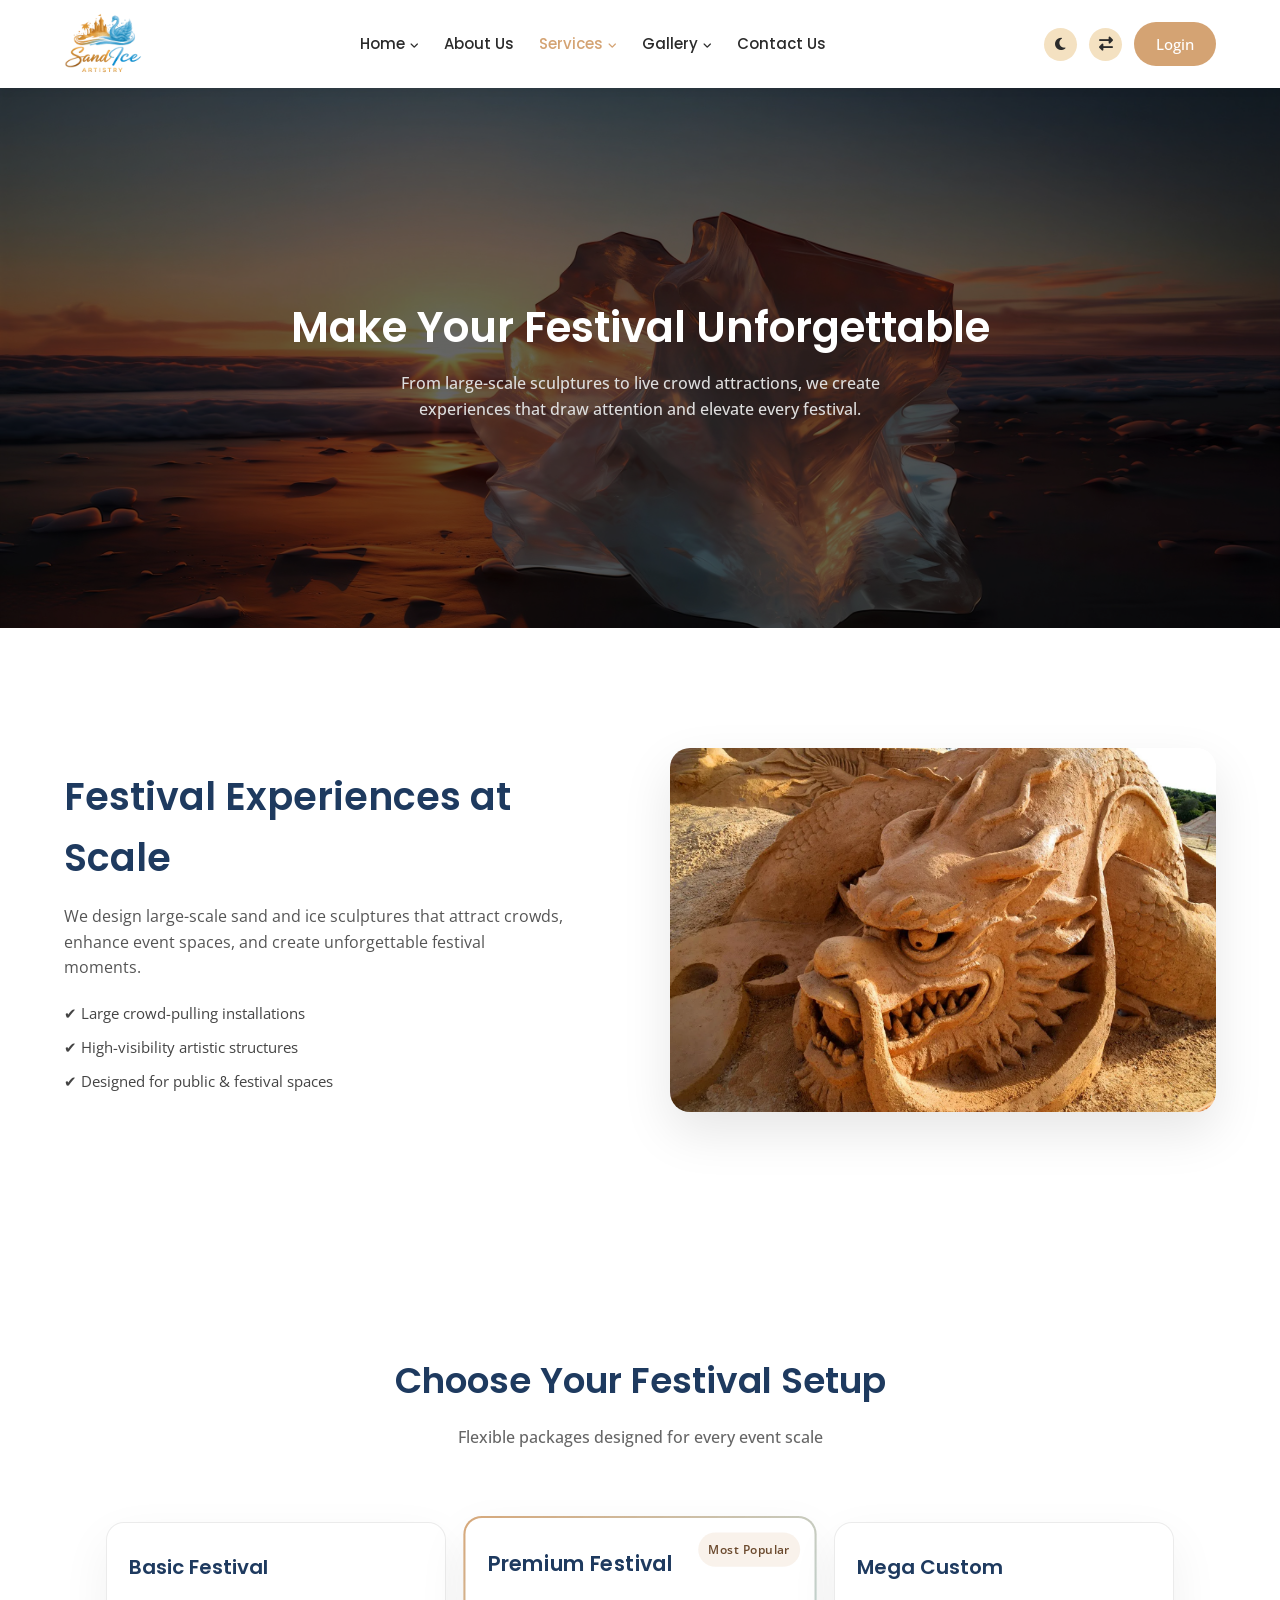
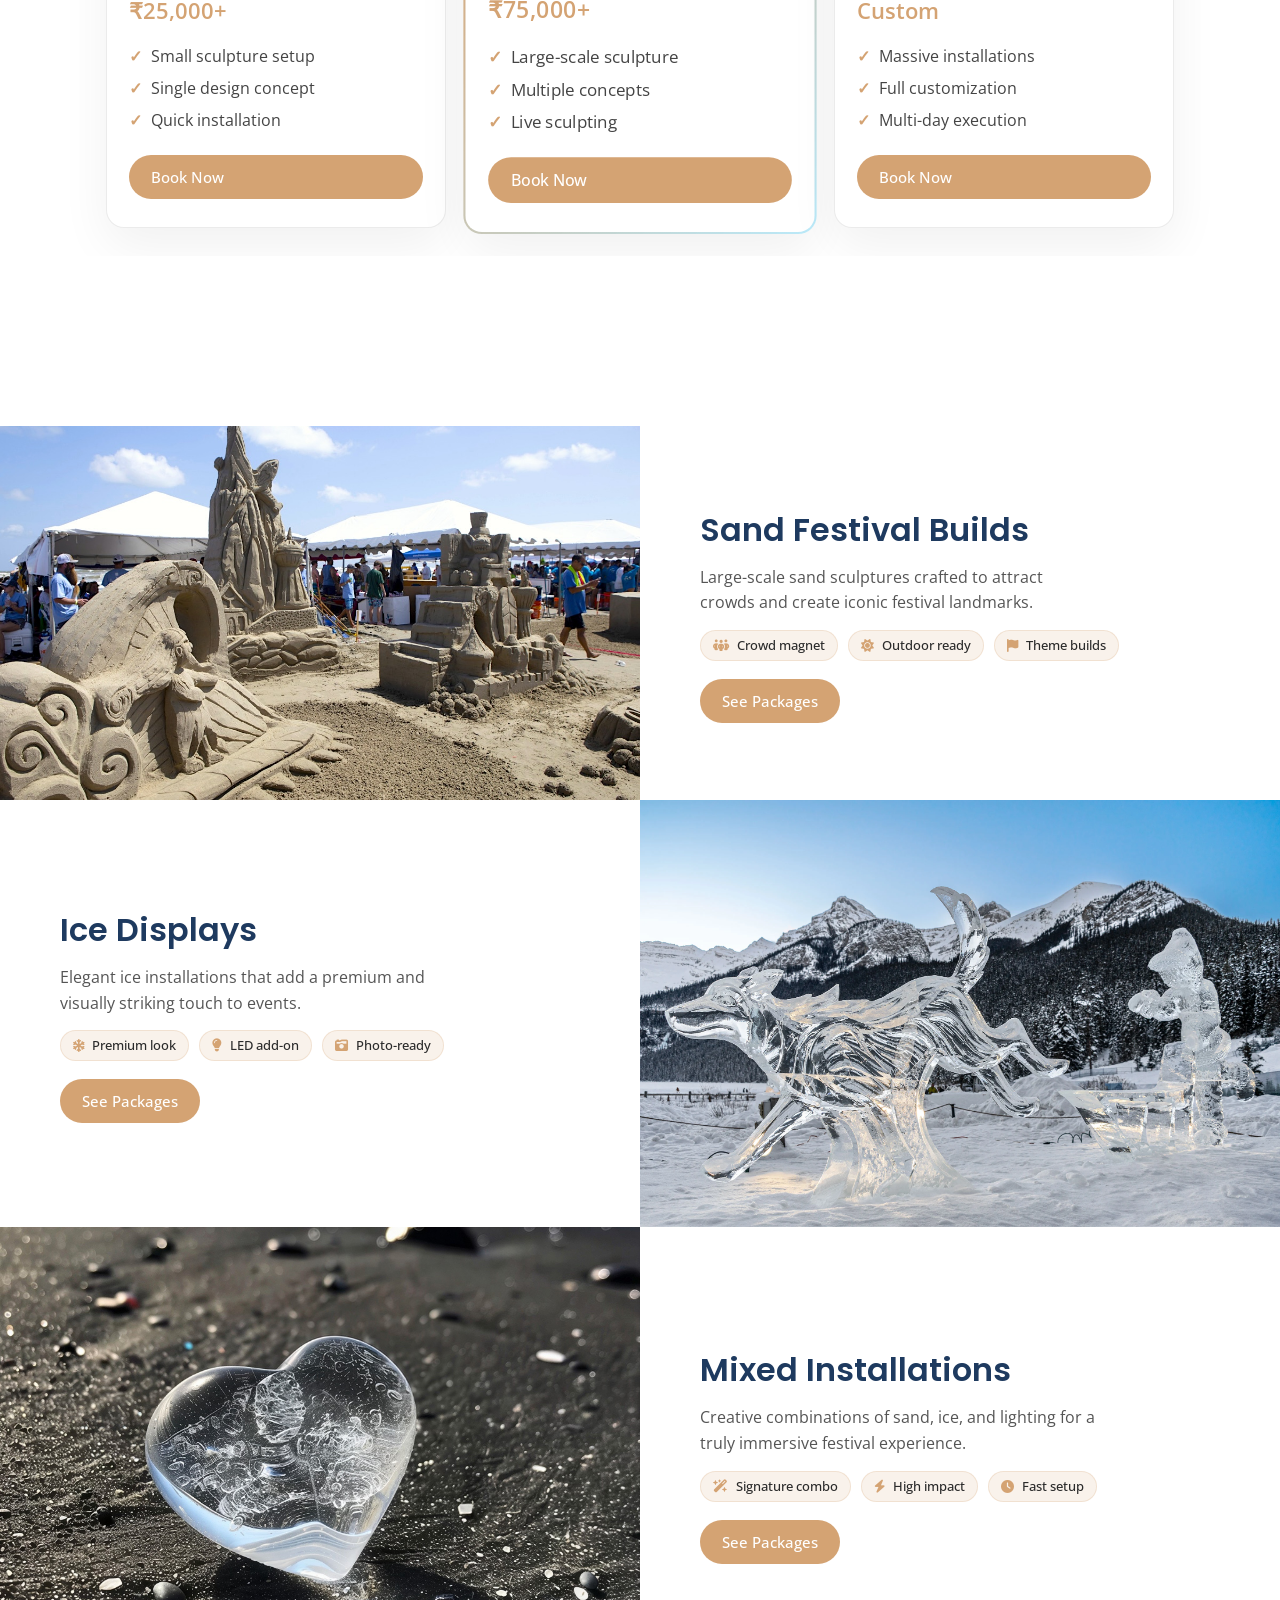
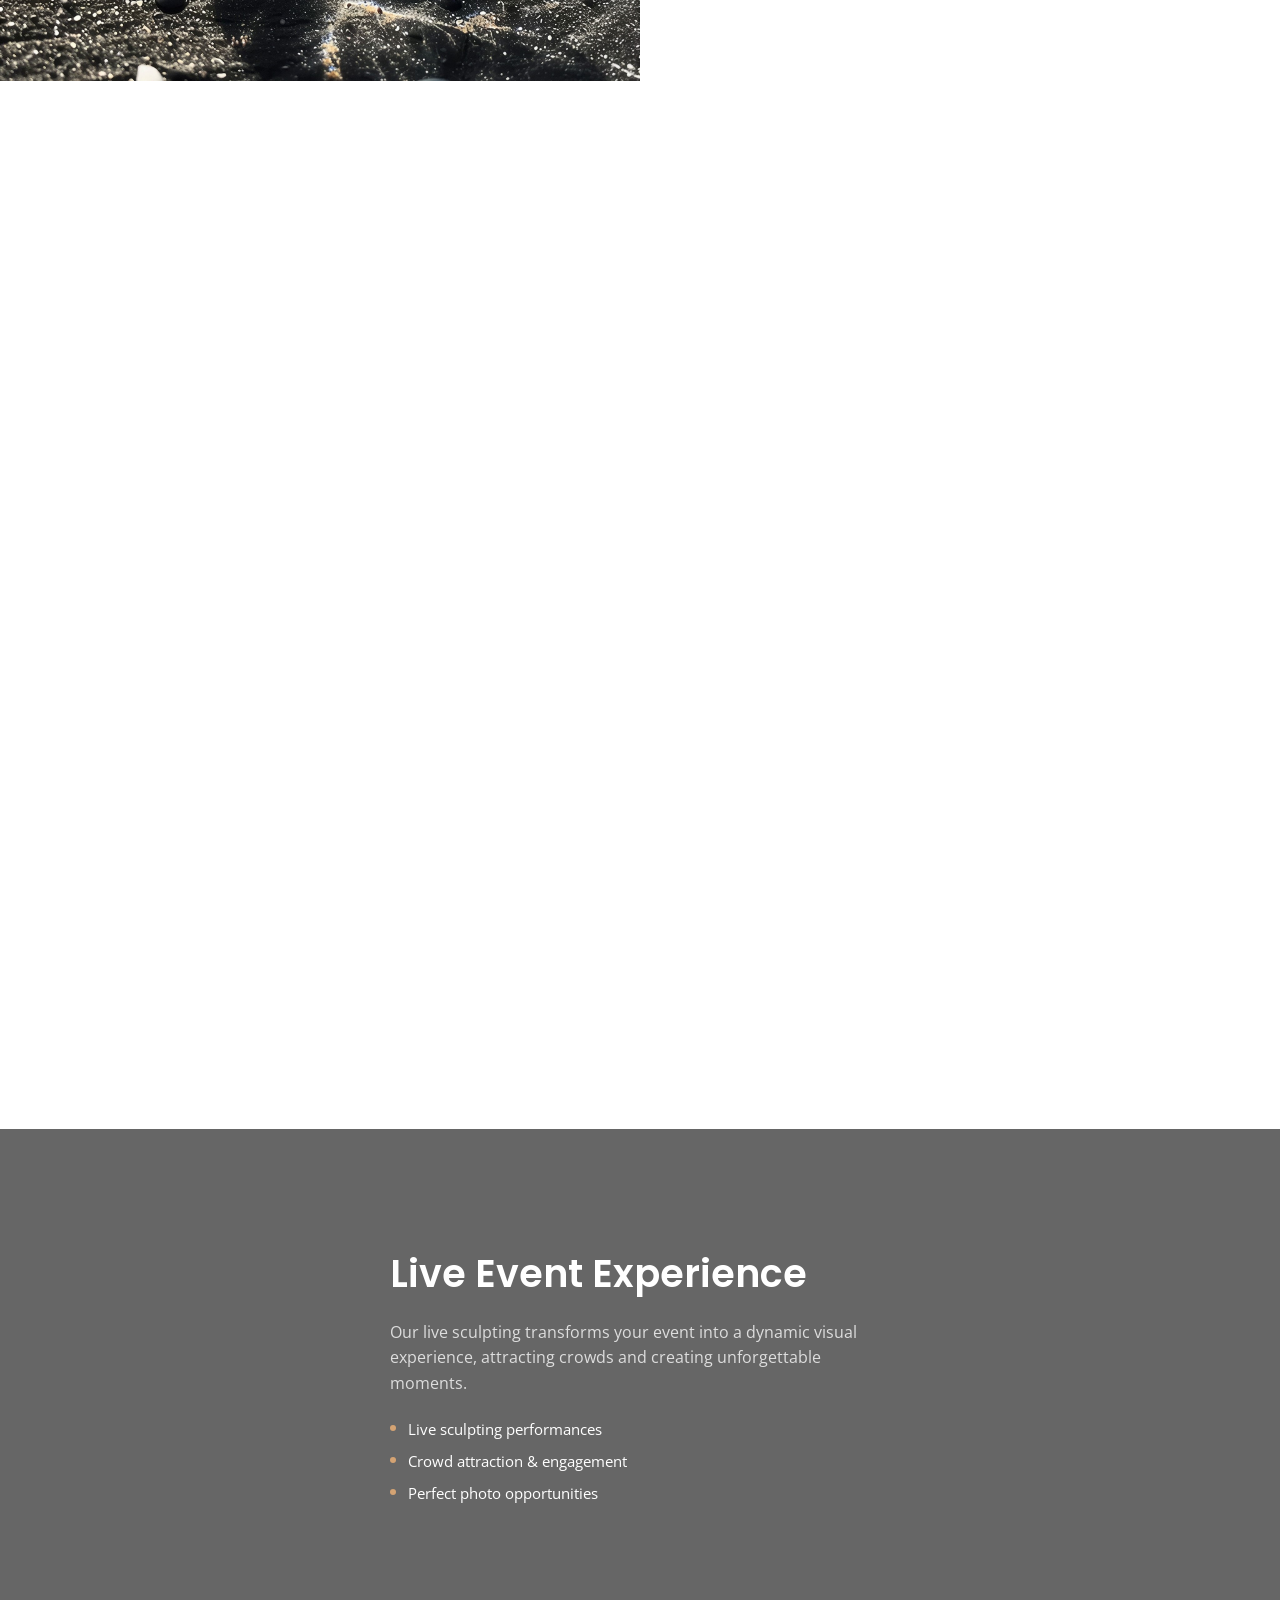
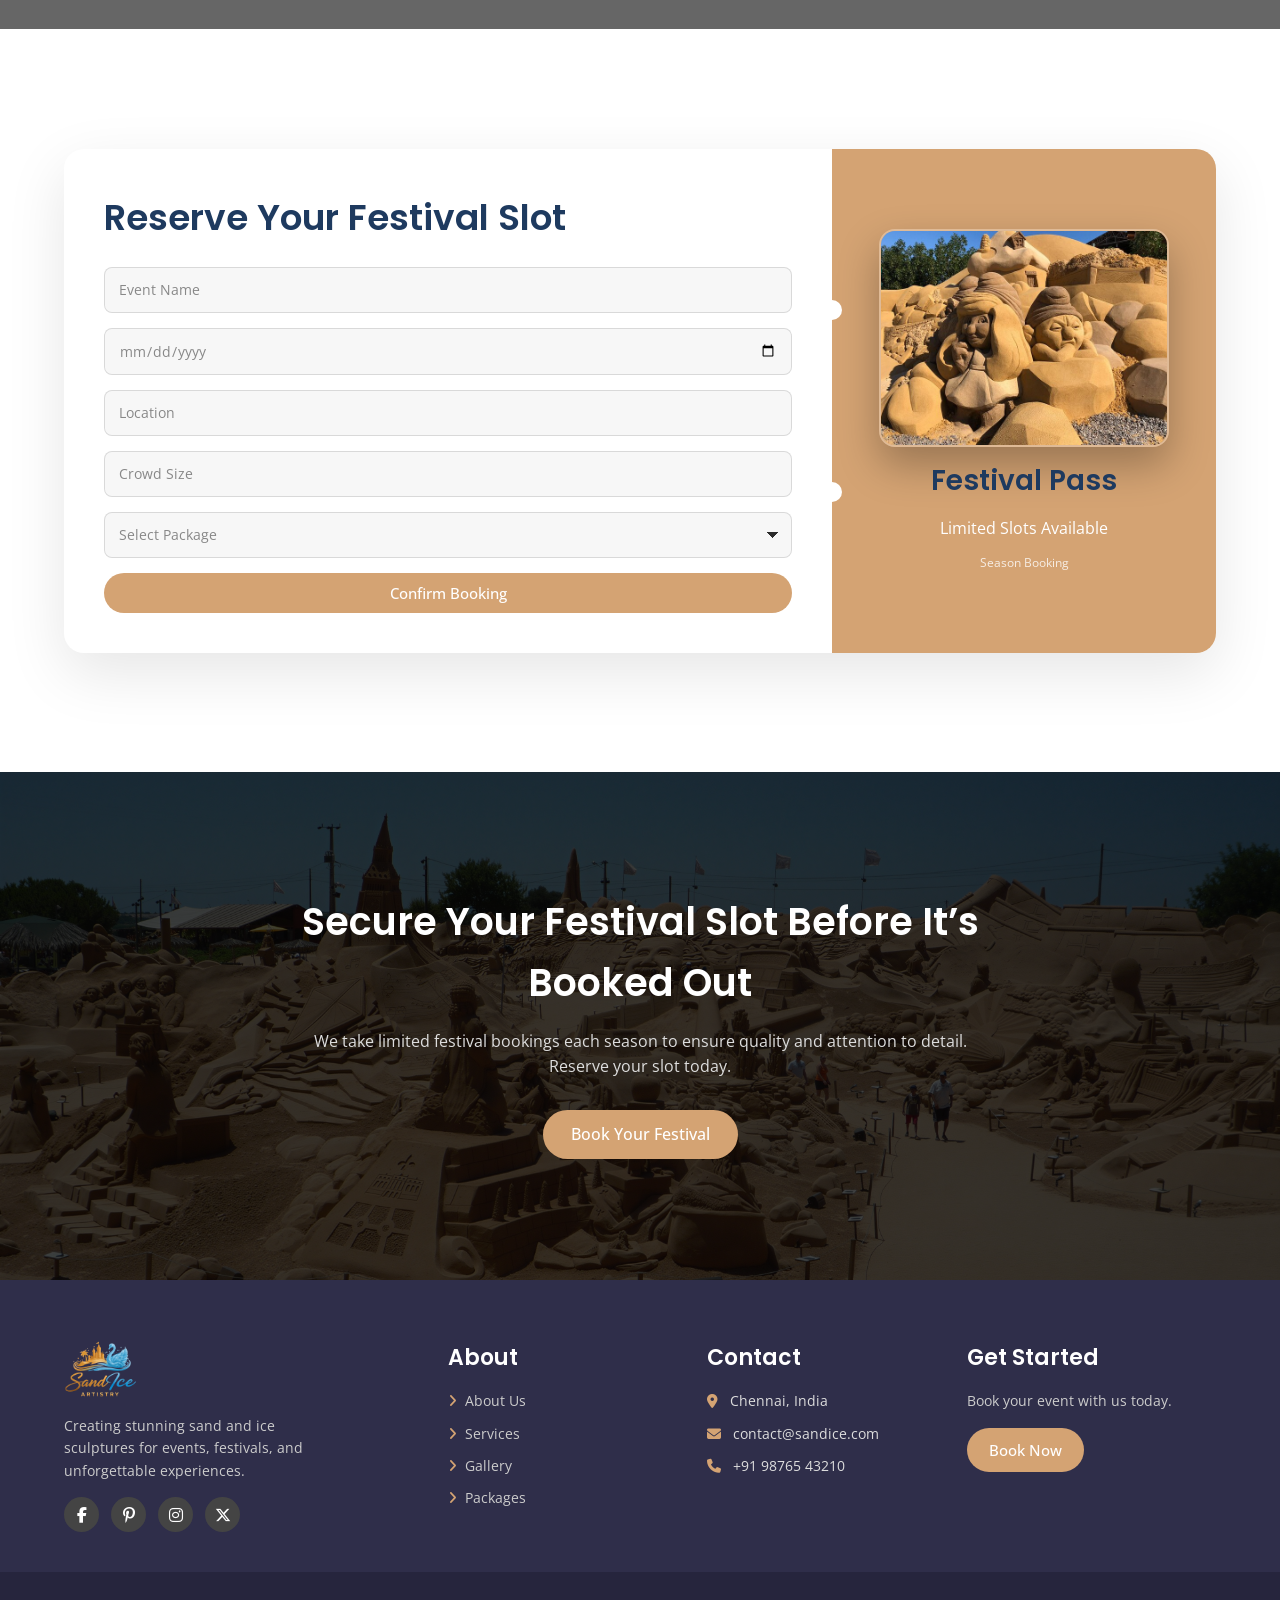
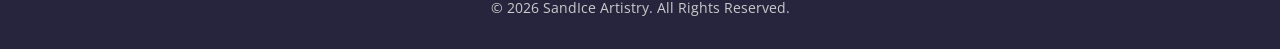
<file: booking.html>
<!DOCTYPE html>
<html lang="en">

<head>
    <meta charset="UTF-8">
    <meta name="viewport" content="width=device-width, initial-scale=1.0">
    <title>SandIce Artistry</title>
    <link rel="stylesheet" href="https://cdnjs.cloudflare.com/ajax/libs/font-awesome/6.5.1/css/all.min.css">
    <link
        href="https://fonts.googleapis.com/css2?family=Poppins:wght@400;600;700&family=Open+Sans:wght@400;500&display=swap"
        rel="stylesheet">
    <link rel="icon" type="image/png" href="images/logo.png">
    <link rel="stylesheet" href="css/style.css">
</head>

<body class="has-navbar">

    <header class="navbar">
        <div class="container nav-container">

            <div class="logo">
                <a href="index.html" aria-label="Go to Home">
                    <img src="images/logo.png" alt="SandIce Logo">
                </a>
            </div>
            <!-- HAMBURGER -->
            <div class="menu-toggle">
                <i class="fa-solid fa-bars"></i>
            </div>

            <!-- MENU -->
            <nav class="menu">
                <ul>

                    <!-- HOME -->
                    <li class="dropdown">
                        <a href="#">Home <i class="fa-solid fa-angle-down"></i></a>
                        <ul class="dropdown-menu">
                            <li><a href="index.html">Home 1</a></li>
                            <li><a href="home2.html">Home 2</a></li>
                        </ul>
                    </li>

                    <!-- ABOUT -->
                    <li><a href="about.html">About Us</a></li>

                    <!-- SERVICES -->
                    <li class="dropdown">
                        <a href="#" class="active">Services <i class="fa-solid fa-angle-down"></i></a>
                        <ul class="dropdown-menu">
                            <li><a href="sandice.html">Sand & Ice Sculptures</a></li>
                            <li><a href="event.html">Event Sculptures</a></li>
                            <li><a href="booking.html" class="active">Festival Bookings</a></li>
                            <li><a href="packages.html">Packages</a></li>
                        </ul>
                    </li>

                    <!-- GALLERY -->
                    <li class="dropdown">
                        <a href="#">Gallery <i class="fa-solid fa-angle-down"></i></a>
                        <ul class="dropdown-menu">
                            <li><a href="art.html">SandIce Art </a></li>
                            <li><a href="highlight.html">Event Highlights</a></li>
                        </ul>
                    </li>

                    <!-- CONTACT -->
                    <li><a href="contact.html">Contact Us</a></li>

                    <li class="mobile-clone">

                        <!-- TOGGLES (SAME LINE) -->
                        <div class="mobile-toggles">
                            <button id="darkToggle" class="toggle-btn">
                                <i class="fa-solid fa-moon"></i>
                            </button>

                            <button id="rtlToggle" class="toggle-btn">
                                <i class="fa-solid fa-right-left"></i>
                            </button>
                        </div>

                        <!-- LOGIN BELOW -->
                        <div class="mobile-login">
                            <a href="login.html" class="btn btn-primary">Login</a>
                        </div>

                    </li>

                </ul>
            </nav>

            <!-- RIGHT SIDE -->
            <div class="nav-right">
                <!-- DARK MODE TOGGLE -->
                <button id="darkToggle" class="toggle-btn">
                    <i class="fa-solid fa-moon"></i>
                </button>

                <!-- RTL TOGGLE -->
                <button id="rtlToggle" class="toggle-btn">
                    <i class="fa-solid fa-right-left"></i>
                </button>

                <a href="login.html" class="btn btn-primary">Login</a>
            </div>
        </div>
    </header>


    <section class="contact-hero">

        <div class="hero-overlay"></div>

        <div class="container hero-content">
            <h1>Make Your Festival Unforgettable</h1>
            <p>
                From large-scale sculptures to live crowd attractions, we create experiences that draw attention and
                elevate every festival.
            </p>
        </div>

    </section>

    <section class="festival-overview">

        <div class="container festival-overview-container">

            <!-- LEFT CONTENT -->
            <div class="festival-text">
                <h2>Festival Experiences at Scale</h2>

                <p>
                    We design large-scale sand and ice sculptures that attract crowds,
                    enhance event spaces, and create unforgettable festival moments.
                </p>

                <div class="festival-highlights">
                    <div>✔ Large crowd-pulling installations</div>
                    <div>✔ High-visibility artistic structures</div>
                    <div>✔ Designed for public & festival spaces</div>
                </div>
            </div>

            <!-- RIGHT IMAGE -->
            <div class="festival-image">
                <img src="images/festival-main.jpg" alt="festival sculpture">
            </div>

        </div>

    </section>

    <section class="festival-packages-alt" id="festival-packages">
        <div class="container">

            <div class="festival-packages-header">
                <h2>Choose Your Festival Setup</h2>
                <p>Flexible packages designed for every event scale</p>
            </div>

            <div class="festival-packages-scroll" role="list">

                <!-- CARD 1 -->
                <article class="package-strip" role="listitem">
                    <h3>Basic Festival</h3>
                    <p class="price">₹25,000+</p>

                    <ul class="package-features">
                        <li>Small sculpture setup</li>
                        <li>Single design concept</li>
                        <li>Quick installation</li>
                    </ul>

                    <a href="#" class="btn btn-primary">Book Now</a>
                </article>

                <!-- CARD 2 (FEATURED) -->
                <article class="package-strip featured" role="listitem">
                    <span class="package-tag">Most Popular</span>
                    <h3>Premium Festival</h3>
                    <p class="price">₹75,000+</p>

                    <ul class="package-features">
                        <li>Large-scale sculpture</li>
                        <li>Multiple concepts</li>
                        <li>Live sculpting</li>
                    </ul>

                    <a href="#" class="btn btn-primary">Book Now</a>
                </article>

                <!-- CARD 3 -->
                <article class="package-strip" role="listitem">
                    <h3>Mega Custom</h3>
                    <p class="price">Custom</p>

                    <ul class="package-features">
                        <li>Massive installations</li>
                        <li>Full customization</li>
                        <li>Multi-day execution</li>
                    </ul>

                    <a href="#" class="btn btn-primary">Book Now</a>
                </article>

            </div>

        </div>
    </section>

    <section class="festival-types-alt">

        <!-- ITEM 1 -->
        <div class="type-row">
            <div class="type-image">
                <img src="images/sand-festival.jpg">
            </div>
            <div class="type-content">
                <h2>Sand Festival Builds</h2>
                <p>
                    Large-scale sand sculptures crafted to attract crowds and
                    create iconic festival landmarks.
                </p>
                <div class="type-meta" aria-label="Quick info">
                    <span class="type-chip"><i class="fa-solid fa-people-group"></i> Crowd magnet</span>
                    <span class="type-chip"><i class="fa-solid fa-sun"></i> Outdoor ready</span>
                    <span class="type-chip"><i class="fa-solid fa-flag"></i> Theme builds</span>
                </div>
                <div class="type-actions">
                    <a href="#festival-packages" class="btn btn-primary">See Packages</a>
                </div>
            </div>
        </div>

        <!-- ITEM 2 -->
        <div class="type-row reverse">
            <div class="type-image">
                <img src="images/ice-festival.jpg">
            </div>
            <div class="type-content">
                <h2>Ice Displays</h2>
                <p>
                    Elegant ice installations that add a premium and
                    visually striking touch to events.
                </p>
                <div class="type-meta" aria-label="Quick info">
                    <span class="type-chip"><i class="fa-solid fa-snowflake"></i> Premium look</span>
                    <span class="type-chip"><i class="fa-solid fa-lightbulb"></i> LED add-on</span>
                    <span class="type-chip"><i class="fa-solid fa-camera-retro"></i> Photo-ready</span>
                </div>
                <div class="type-actions">
                    <a href="#festival-packages" class="btn btn-primary">See Packages</a>
                </div>
            </div>
        </div>

        <!-- ITEM 3 -->
        <div class="type-row">
            <div class="type-image">
                <img src="images/mixed.jpg">
            </div>
            <div class="type-content">
                <h2>Mixed Installations</h2>
                <p>
                    Creative combinations of sand, ice, and lighting
                    for a truly immersive festival experience.
                </p>
                <div class="type-meta" aria-label="Quick info">
                    <span class="type-chip"><i class="fa-solid fa-wand-magic-sparkles"></i> Signature combo</span>
                    <span class="type-chip"><i class="fa-solid fa-bolt"></i> High impact</span>
                    <span class="type-chip"><i class="fa-solid fa-clock"></i> Fast setup</span>
                </div>
                <div class="type-actions">
                    <a href="#festival-packages" class="btn btn-primary">See Packages</a>
                </div>
            </div>
        </div>

    </section>

    <section class="festival-zones-alt">

        <div class="container">

            <div class="zones-header">
                <h2>Festival Setup Zones</h2>
                <p>Strategically designed placements to maximize impact</p>
            </div>

            <div class="zones-map">

                <img src="images/festival-layout.jpg" alt="festival layout">

                <!-- POINT 1 -->
                <div class="zone-point" style="top: 30%; left: 22%;">
                    <span>1</span>
                    <div class="zone-info">
                        <h4>Entry Gate</h4>
                        <p>Grand sculptures to welcome visitors</p>
                    </div>
                </div>

                <!-- POINT 2 -->
                <div class="zone-point" style="top: 50%; left: 48%;">
                    <span>2</span>
                    <div class="zone-info">
                        <h4>Stage Highlight</h4>
                        <p>Backdrop sculptures for main stage</p>
                    </div>
                </div>

                <!-- POINT 3 -->
                <div class="zone-point" style="top: 70%; left: 74%;">
                    <span>3</span>
                    <div class="zone-info">
                        <h4>Walkway</h4>
                        <p>Interactive attractions across paths</p>
                    </div>
                </div>

            </div>

        </div>

    </section>

    <section class="festival-live-alt">

        <div class="festival-live-overlay"></div>

        <div class="container festival-live-content">

            <h2>Live Event Experience</h2>

            <p>
                Our live sculpting transforms your event into a dynamic visual
                experience, attracting crowds and creating unforgettable moments.
            </p>

            <div class="live-points">
                <div>Live sculpting performances</div>
                <div>Crowd attraction & engagement</div>
                <div>Perfect photo opportunities</div>
            </div>

        </div>

    </section>




    <section class="festival-booking-alt">

        <div class="container">

            <div class="booking-ticket">

                <!-- LEFT (FORM) -->
                <div class="ticket-form">

                    <h2>Reserve Your Festival Slot</h2>

                    <form>

                        <input type="text" placeholder="Event Name" required>
                        <input type="date" lang="en-GB" required>
                        <input type="text" placeholder="Location" required>
                        <input type="number" placeholder="Crowd Size" required>

                        <select required>
                            <option value="" disabled selected>Select Package</option>
                            <option>Basic</option>
                            <option>Premium</option>
                            <option>Mega</option>
                        </select>

                        <button class="btn btn-primary">Confirm Booking</button>

                    </form>

                </div>

                <!-- RIGHT (VISUAL STRIP) -->
                <div class="ticket-side">

                    <div class="ticket-info">
                        <img class="ticket-info-img" src="images/festival-ticket.jpg" alt="Festival sculpture preview"
                            loading="lazy" decoding="async">
                        <h3>Festival Pass</h3>
                        <p>Limited Slots Available</p>
                        <span>Season Booking</span>
                    </div>

                </div>

            </div>

        </div>

    </section>

    <section class="festival-final-cta">

        <div class="festival-cta-overlay"></div>

        <div class="container festival-cta-content">

            <h2>
                Secure Your Festival Slot Before It’s Booked Out
            </h2>

            <p>
                We take limited festival bookings each season to ensure quality and
                attention to detail. Reserve your slot today.
            </p>

            <a href="#" class="btn btn-primary">Book Your Festival</a>

        </div>

    </section>


    <footer class="footer">
        <div class="container footer-container">

            <!-- LEFT: LOGO + TEXT -->
            <div class="footer-col">
                <a href="index.html" aria-label="Go to Home">
                    <img src="images/logo.png" alt="logo" class="footer-logo">
                </a>
                <p>
                    Creating stunning sand and ice sculptures for events, festivals, and unforgettable experiences.
                </p>

                <div class="social-icons">
                    <a href="#"><i class="fa-brands fa-facebook-f"></i></a>
                    <a href="#"><i class="fa-brands fa-pinterest-p"></i></a>
                    <a href="#"><i class="fa-brands fa-instagram"></i></a>
                    <a href="#"><i class="fa-brands fa-x-twitter"></i></a>
                </div>
            </div>

            <!-- ABOUT -->
            <div class="footer-col">
                <h4>About</h4>
                <ul>
                    <li><a href="#"><i class="fa-solid fa-angle-right"></i>About Us</a></li>
                    <li><a href="#"><i class="fa-solid fa-angle-right"></i>Services</a></li>
                    <li><a href="#"><i class="fa-solid fa-angle-right"></i>Gallery</a></li>
                    <li><a href="#"><i class="fa-solid fa-angle-right"></i>Packages</a></li>
                </ul>
            </div>

            <!-- CONTACT -->
            <div class="footer-col">
                <h4>Contact</h4>
                <ul>
                    <li><i class="fa-solid fa-location-dot"></i> Chennai, India</li>
                    <li><i class="fa-solid fa-envelope"></i> contact@sandice.com</li>
                    <li><i class="fa-solid fa-phone"></i> +91 98765 43210</li>
                </ul>
            </div>

            <!-- CTA -->
            <div class="footer-col">
                <h4>Get Started</h4>
                <p>Book your event with us today.</p>
                <a href="#" class="btn btn-primary">Book Now</a>
            </div>

        </div>

        <!-- BOTTOM -->
        <div class="footer-bottom">
            <div class="container footer-bottom-container">
                <p>© 2026 SandIce Artistry. All Rights Reserved.</p>
            </div>
        </div>
    </footer>

    <button id="scrollTopBtn">
        <i class="fa-solid fa-arrow-up"></i>
    </button>

    <script src="js/main.js"></script>

</body>

</html>
</file>
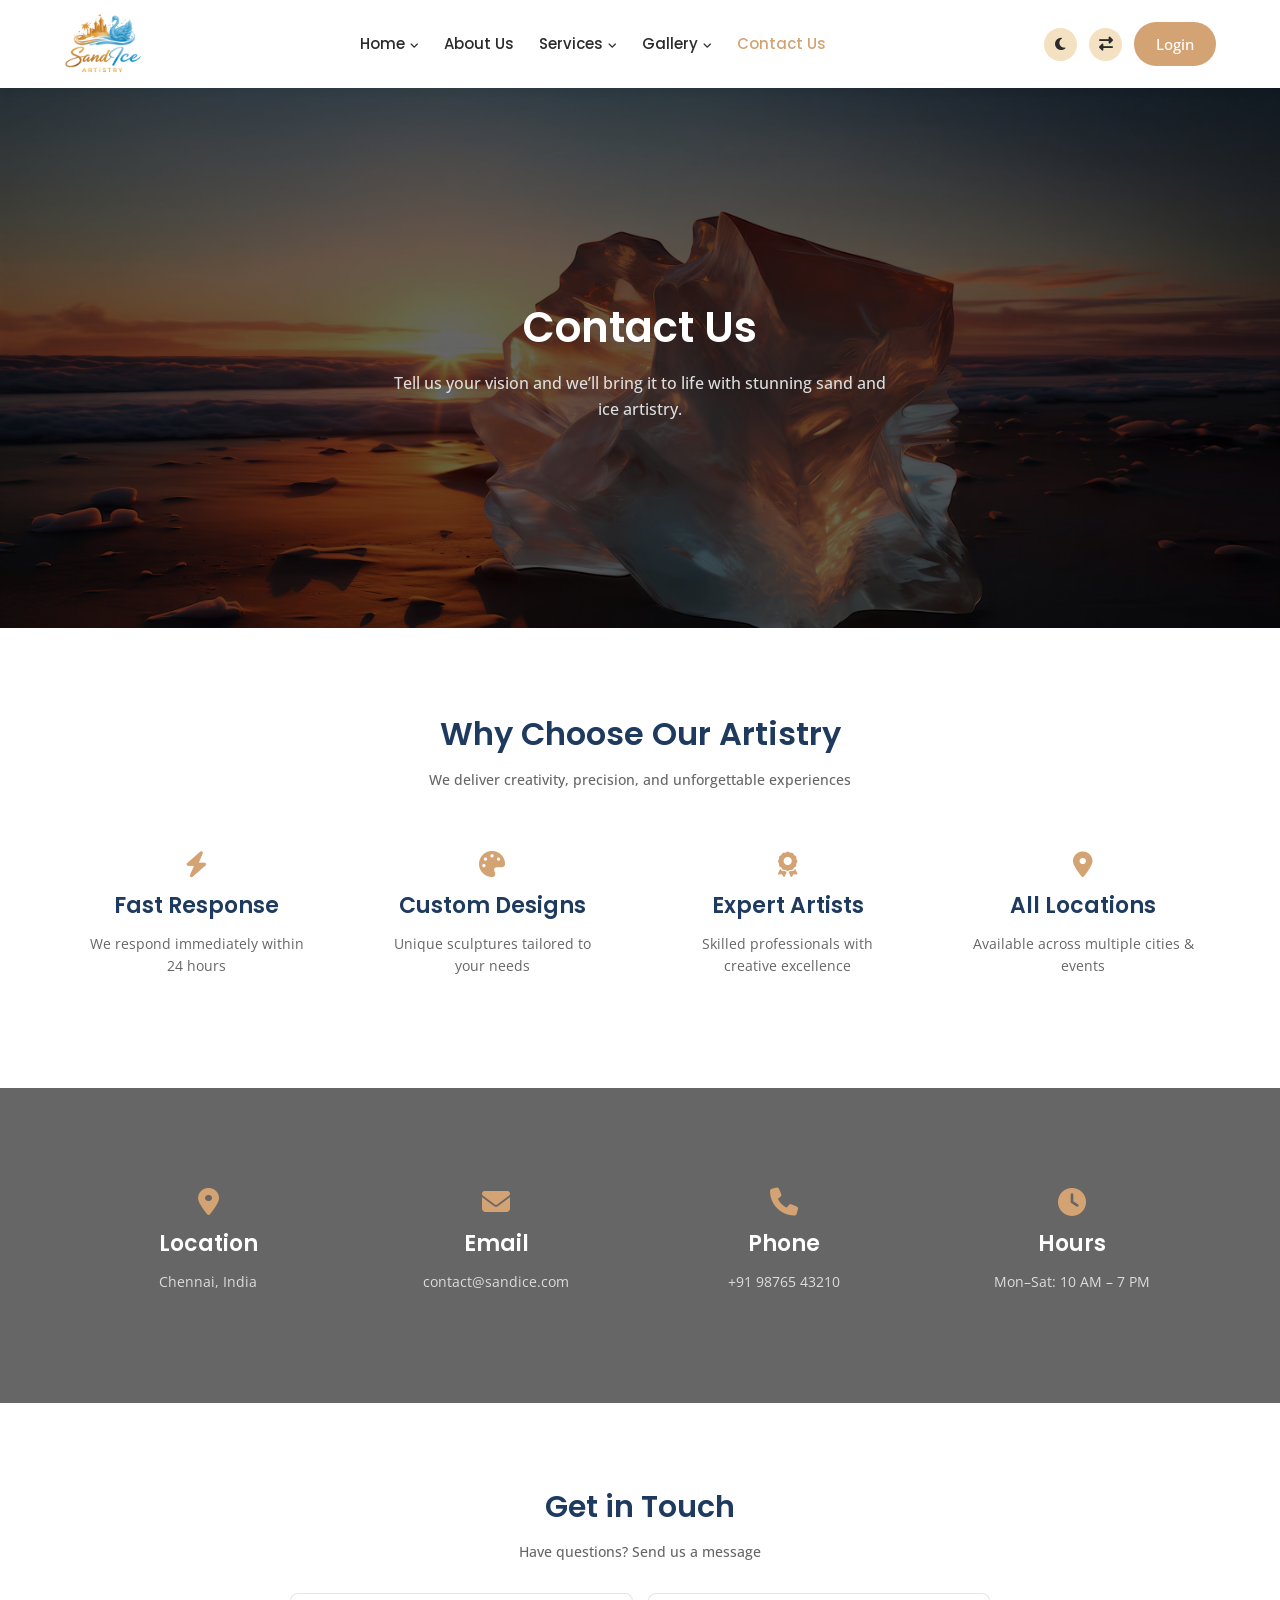
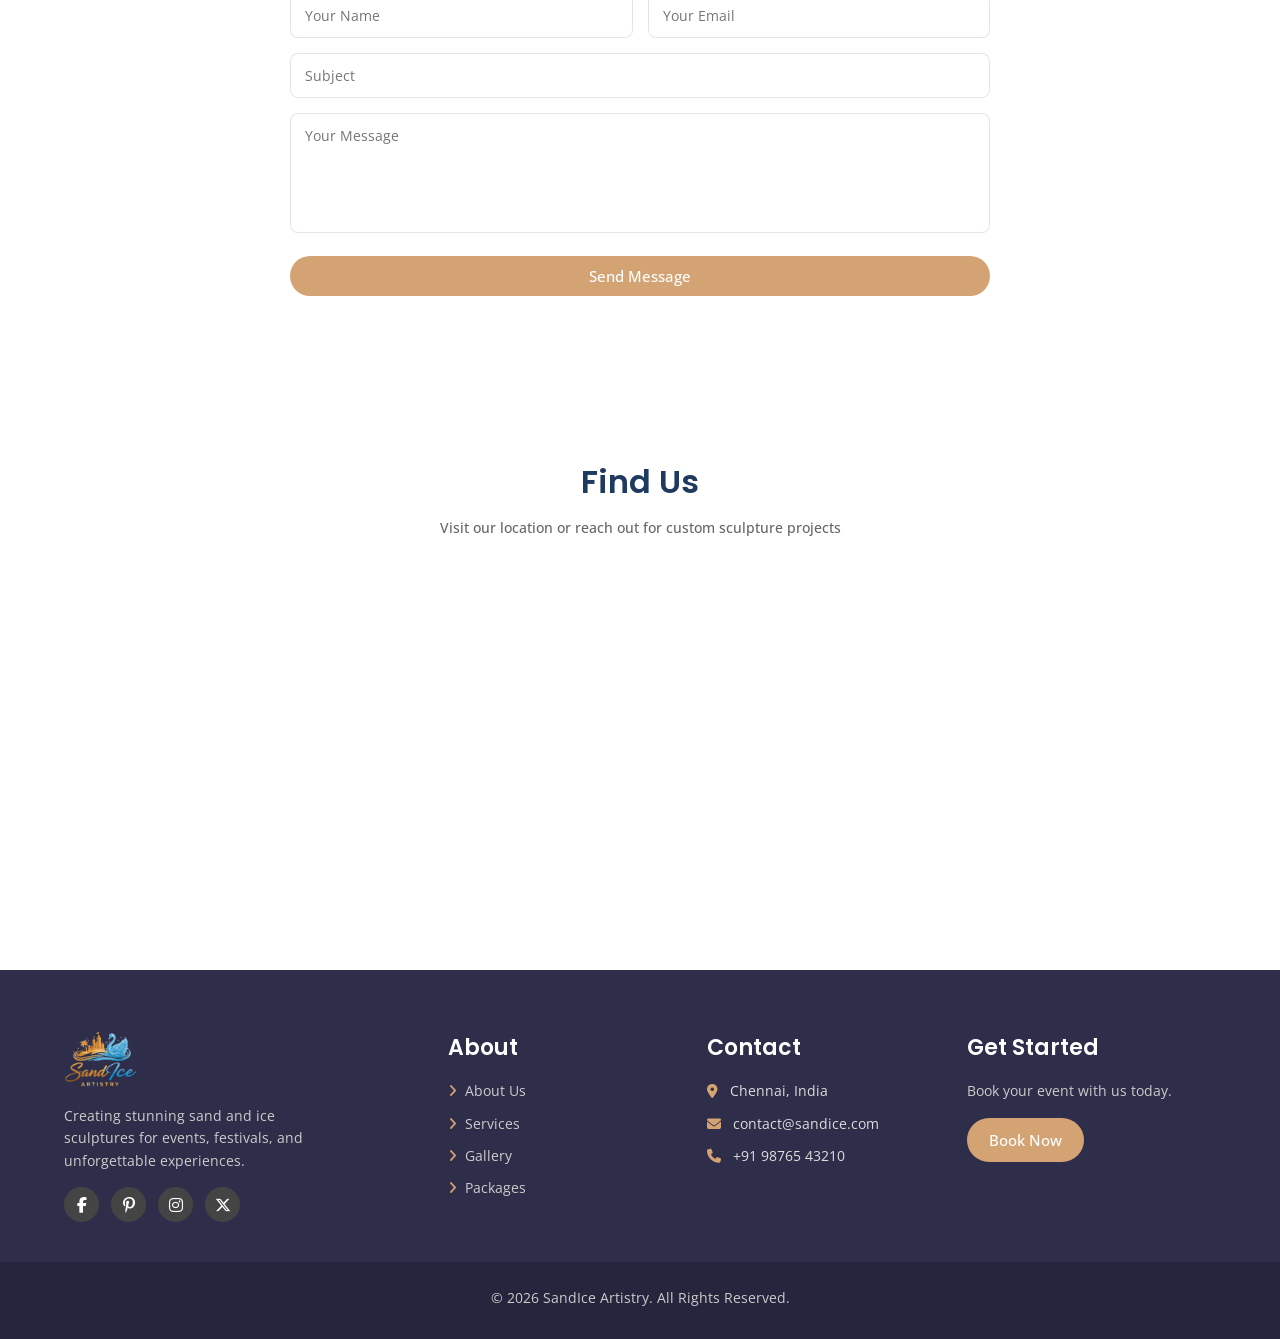
<file: contact.html>
<!DOCTYPE html>
<html lang="en">

<head>
    <meta charset="UTF-8">
    <meta name="viewport" content="width=device-width, initial-scale=1.0">
    <title>SandIce Artistry</title>
    <link rel="stylesheet" href="https://cdnjs.cloudflare.com/ajax/libs/font-awesome/6.5.1/css/all.min.css">
    <link
        href="https://fonts.googleapis.com/css2?family=Poppins:wght@400;600;700&family=Open+Sans:wght@400;500&display=swap"
        rel="stylesheet">
    <link rel="icon" type="image/png" href="images/logo.png">
    <link rel="stylesheet" href="css/style.css">
</head>

<body class="has-navbar">


    <header class="navbar">
        <div class="container nav-container">

            <div class="logo">
                <a href="index.html" aria-label="Go to Home">
                    <img src="images/logo.png" alt="SandIce Logo">
                </a>
            </div>
            <!-- HAMBURGER -->
            <div class="menu-toggle">
                <i class="fa-solid fa-bars"></i>
            </div>

            <!-- MENU -->
            <nav class="menu">
                <ul>

                    <!-- HOME -->
                    <li class="dropdown">
                        <a href="#">Home <i class="fa-solid fa-angle-down"></i></a>
                        <ul class="dropdown-menu">
                            <li><a href="index.html">Home 1</a></li>
                            <li><a href="home2.html">Home 2</a></li>
                        </ul>
                    </li>

                    <!-- ABOUT -->
                    <li><a href="about.html">About Us</a></li>

                    <!-- SERVICES -->
                    <li class="dropdown">
                        <a href="#">Services <i class="fa-solid fa-angle-down"></i></a>
                        <ul class="dropdown-menu">
                            <li><a href="sandice.html">Sand & Ice Sculptures</a></li>
                            <li><a href="event.html">Event Sculptures</a></li>
                            <li><a href="booking.html">Festival Bookings</a></li>
                            <li><a href="packages.html">Packages</a></li>
                        </ul>
                    </li>

                    <!-- GALLERY -->
                    <li class="dropdown">
                        <a href="#">Gallery <i class="fa-solid fa-angle-down"></i></a>
                        <ul class="dropdown-menu">
                            <li><a href="art.html">SandIce Art </a></li>
                            <li><a href="highlight.html">Event Highlights</a></li>
                        </ul>
                    </li>

                    <!-- CONTACT -->
                    <li><a href="contact.html" class="active">Contact Us</a></li>

                    <li class="mobile-clone">

                        <!-- TOGGLES (SAME LINE) -->
                        <div class="mobile-toggles">
                            <button id="darkToggle" class="toggle-btn">
                                <i class="fa-solid fa-moon"></i>
                            </button>

                            <button id="rtlToggle" class="toggle-btn">
                                <i class="fa-solid fa-right-left"></i>
                            </button>
                        </div>

                        <!-- LOGIN BELOW -->
                        <div class="mobile-login">
                            <a href="login.html" class="btn btn-primary">Login</a>
                        </div>

                    </li>

                </ul>
            </nav>

            <!-- RIGHT SIDE -->
            <div class="nav-right">
                <!-- DARK MODE TOGGLE -->
                <button id="darkToggle" class="toggle-btn">
                    <i class="fa-solid fa-moon"></i>
                </button>

                <!-- RTL TOGGLE -->
                <button id="rtlToggle" class="toggle-btn">
                    <i class="fa-solid fa-right-left"></i>
                </button>

                <a href="login.html" class="btn btn-primary">Login</a>
            </div>
        </div>
    </header>

    <section class="contact-hero">

        <div class="hero-overlay"></div>

        <div class="container hero-content">
            <h1>Contact Us</h1>
            <p>
                Tell us your vision and we’ll bring it to life with stunning sand and ice artistry.
            </p>
        </div>

    </section>



    <section class="quick-info">

        <div class="container">

            <div class="quick-info-header">
                <h2>Why Choose Our Artistry</h2>
                <p>We deliver creativity, precision, and unforgettable experiences</p>
            </div>

            <div class="quick-info-wrapper">

                <div class="info-item">
                    <i class="fa-solid fa-bolt"></i>
                    <h4>Fast Response</h4>
                    <p>We respond immediately within 24 hours</p>
                </div>

                <div class="info-item">
                    <i class="fa-solid fa-palette"></i>
                    <h4>Custom Designs</h4>
                    <p>Unique sculptures tailored to your needs</p>
                </div>

                <div class="info-item">
                    <i class="fa-solid fa-award"></i>
                    <h4>Expert Artists</h4>
                    <p>Skilled professionals with creative excellence</p>
                </div>

                <div class="info-item">
                    <i class="fa-solid fa-location-dot"></i>
                    <h4>All Locations</h4>
                    <p>Available across multiple cities & events</p>
                </div>

            </div>

        </div>

    </section>

    <section class="contact-parallax">

        <div class="contact-overlay"></div>

        <div class="container">
            <div class="contact-content">

                <div class="contact-item">
                    <i class="fa-solid fa-location-dot"></i>
                    <h4>Location</h4>
                    <p>Chennai, India</p>
                </div>

                <div class="contact-item">
                    <i class="fa-solid fa-envelope"></i>
                    <h4>Email</h4>
                    <p>contact@sandice.com</p>
                </div>

                <div class="contact-item">
                    <i class="fa-solid fa-phone"></i>
                    <h4>Phone</h4>
                    <p>+91 98765 43210</p>
                </div>

                <div class="contact-item">
                    <i class="fa-solid fa-clock"></i>
                    <h4>Hours</h4>
                    <p>Mon–Sat: 10 AM – 7 PM</p>
                </div>

            </div>
        </div>

    </section>

    <section class="simple-contact">

        <div class="container">

            <div class="simple-contact-header">
                <h2>Get in Touch</h2>
                <p>Have questions? Send us a message</p>
            </div>

            <form class="simple-form">

                <div class="simple-grid">
                    <input type="text" placeholder="Your Name" required>
                    <input type="email" placeholder="Your Email" required>
                </div>

                <input type="text" placeholder="Subject">

                <textarea placeholder="Your Message" required></textarea>

                <button type="submit" class="btn btn-primary">
                    Send Message
                </button>

            </form>

        </div>

    </section>


    <section class="map-section">

        <div class="container">
            <div class="map-header">
                <h2>Find Us</h2>
                <p>Visit our location or reach out for custom sculpture projects</p>
            </div>
        </div>

        <div class="map-container map-container-full">
            <iframe src="https://www.google.com/maps?q=Chennai,India&output=embed" loading="lazy" allowfullscreen="">
            </iframe>
        </div>

    </section>


    <footer class="footer">
        <div class="container footer-container">

            <!-- LEFT: LOGO + TEXT -->
            <div class="footer-col">
                <a href="index.html" aria-label="Go to Home">
                    <img src="images/logo.png" alt="logo" class="footer-logo">
                </a>
                <p>
                    Creating stunning sand and ice sculptures for events, festivals, and unforgettable experiences.
                </p>

                <div class="social-icons">
                    <a href="#"><i class="fa-brands fa-facebook-f"></i></a>
                    <a href="#"><i class="fa-brands fa-pinterest-p"></i></a>
                    <a href="#"><i class="fa-brands fa-instagram"></i></a>
                    <a href="#"><i class="fa-brands fa-x-twitter"></i></a>
                </div>
            </div>

            <!-- ABOUT -->
            <div class="footer-col">
                <h4>About</h4>
                <ul>
                    <li><a href="#"><i class="fa-solid fa-angle-right"></i>About Us</a></li>
                    <li><a href="#"><i class="fa-solid fa-angle-right"></i>Services</a></li>
                    <li><a href="#"><i class="fa-solid fa-angle-right"></i>Gallery</a></li>
                    <li><a href="#"><i class="fa-solid fa-angle-right"></i>Packages</a></li>
                </ul>
            </div>

            <!-- CONTACT -->
            <div class="footer-col">
                <h4>Contact</h4>
                <ul>
                    <li><i class="fa-solid fa-location-dot"></i> Chennai, India</li>
                    <li><i class="fa-solid fa-envelope"></i> contact@sandice.com</li>
                    <li><i class="fa-solid fa-phone"></i> +91 98765 43210</li>
                </ul>
            </div>

            <!-- CTA -->
            <div class="footer-col">
                <h4>Get Started</h4>
                <p>Book your event with us today.</p>
                <a href="#" class="btn btn-primary">Book Now</a>
            </div>

        </div>

        <!-- BOTTOM -->
        <div class="footer-bottom">
            <div class="container footer-bottom-container">
                <p>© 2026 SandIce Artistry. All Rights Reserved.</p>
            </div>
        </div>
    </footer>

    <button id="scrollTopBtn">
        <i class="fa-solid fa-arrow-up"></i>
    </button>

    <script src="js/main.js"></script>

</body>

</html>
</file>
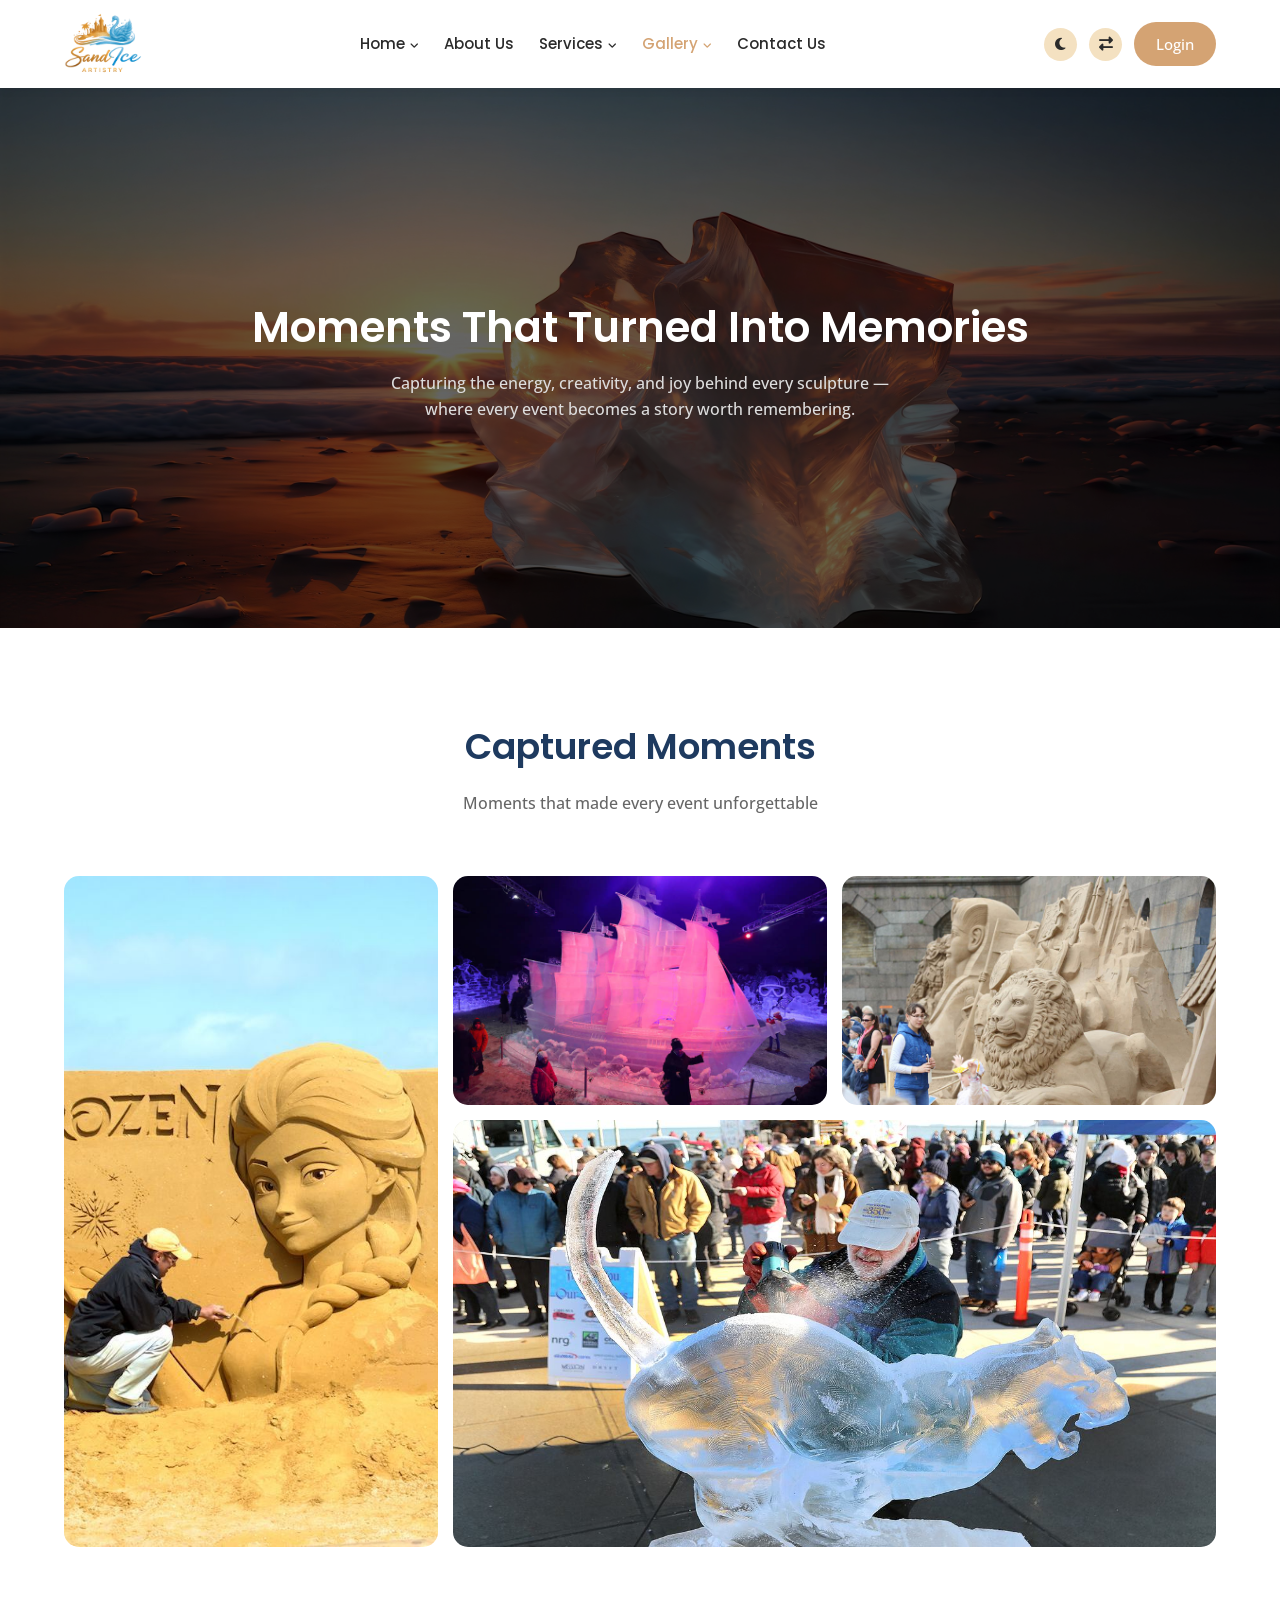
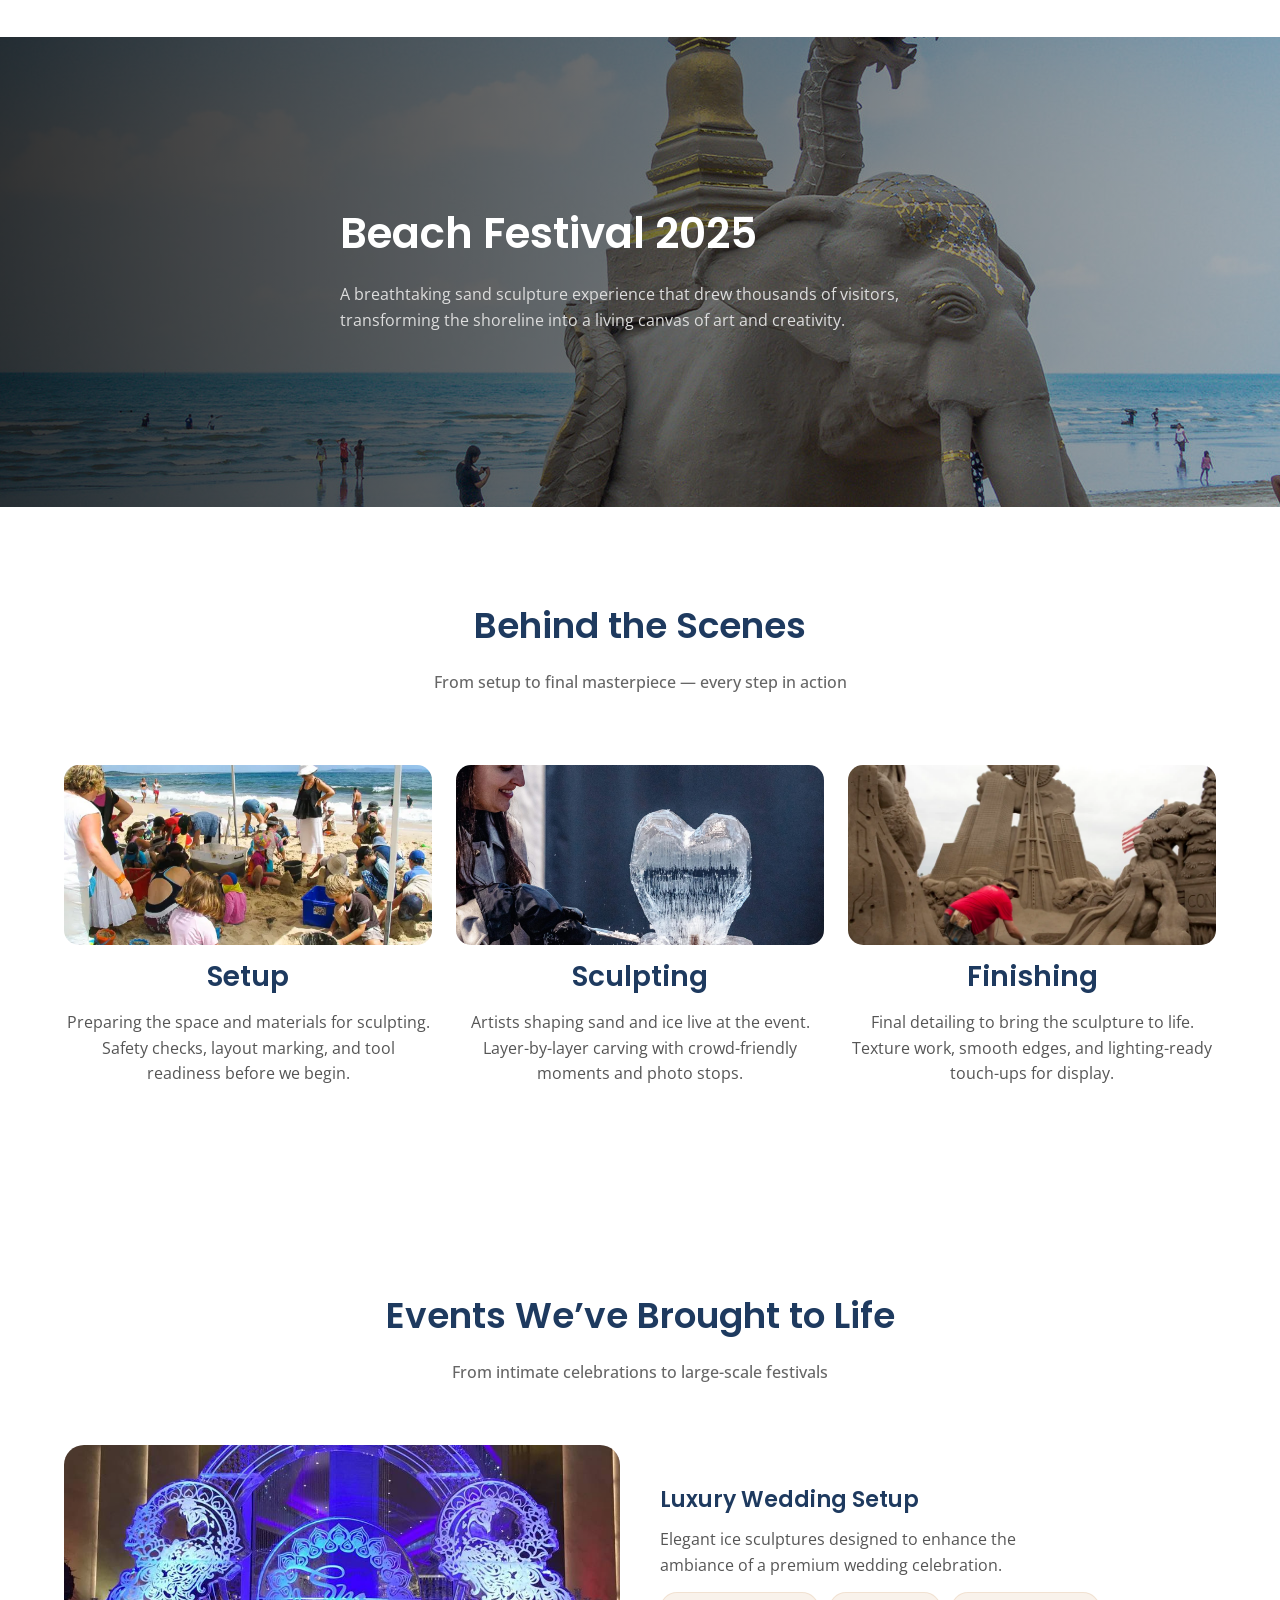
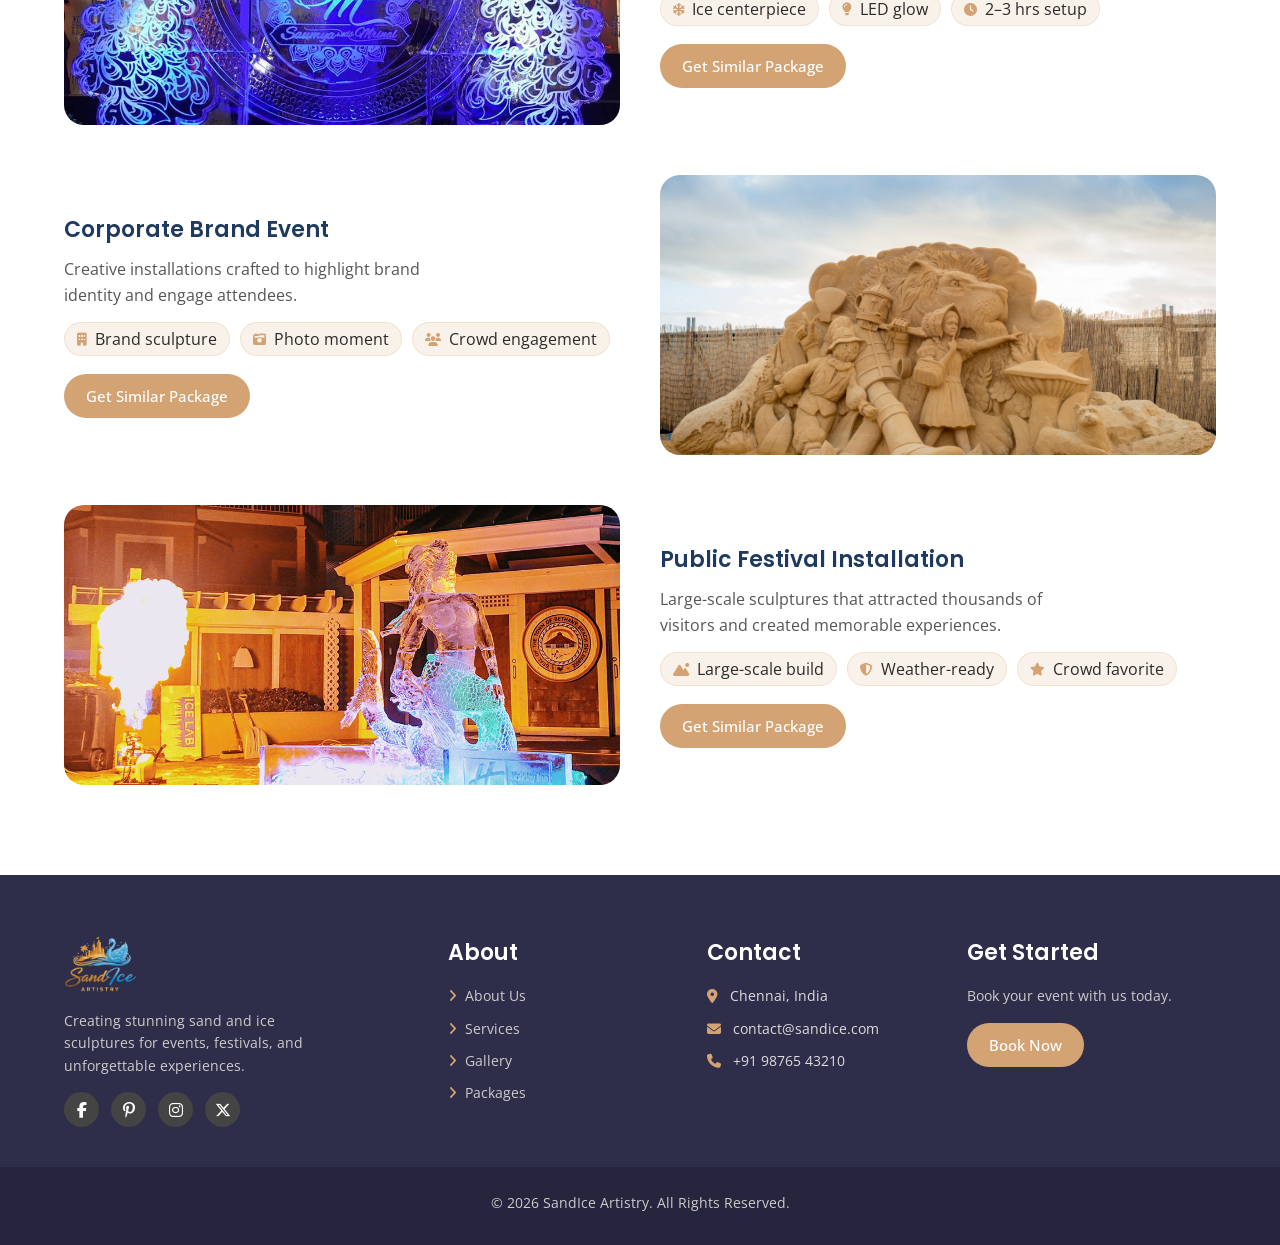
<file: highlight.html>
<!DOCTYPE html>
<html lang="en">

<head>
    <meta charset="UTF-8">
    <meta name="viewport" content="width=device-width, initial-scale=1.0">
    <title>SandIce Artistry</title>
    <link rel="stylesheet" href="https://cdnjs.cloudflare.com/ajax/libs/font-awesome/6.5.1/css/all.min.css">
    <link
        href="https://fonts.googleapis.com/css2?family=Poppins:wght@400;600;700&family=Open+Sans:wght@400;500&display=swap"
        rel="stylesheet">
    <link rel="icon" type="image/png" href="images/logo.png">
    <link rel="stylesheet" href="css/style.css">
</head>

<body class="has-navbar">
    <header class="navbar">
        <div class="container nav-container">

            <div class="logo">
                <a href="index.html" aria-label="Go to Home">
                    <img src="images/logo.png" alt="SandIce Logo">
                </a>
            </div>
            <!-- HAMBURGER -->
            <div class="menu-toggle">
                <i class="fa-solid fa-bars"></i>
            </div>

            <!-- MENU -->
            <nav class="menu">
                <ul>

                    <!-- HOME -->
                    <li class="dropdown">
                        <a href="#">Home <i class="fa-solid fa-angle-down"></i></a>
                        <ul class="dropdown-menu">
                            <li><a href="index.html">Home 1</a></li>
                            <li><a href="home2.html">Home 2</a></li>
                        </ul>
                    </li>

                    <!-- ABOUT -->
                    <li><a href="about.html">About Us</a></li>

                    <!-- SERVICES -->
                    <li class="dropdown">
                        <a href="#">Services <i class="fa-solid fa-angle-down"></i></a>
                        <ul class="dropdown-menu">
                            <li><a href="sandice.html">Sand & Ice Sculptures</a></li>
                            <li><a href="event.html">Event Sculptures</a></li>
                            <li><a href="booking.html">Festival Bookings</a></li>
                            <li><a href="packages.html">Packages</a></li>
                        </ul>
                    </li>

                    <!-- GALLERY -->
                    <li class="dropdown">
                        <a href="#" class="active">Gallery <i class="fa-solid fa-angle-down"></i></a>
                        <ul class="dropdown-menu">
                            <li><a href="art.html">SandIce Art </a></li>
                            <li><a href="highlight.html" class="active">Event Highlights</a></li>
                        </ul>
                    </li>


                    <!-- CONTACT -->
                    <li><a href="contact.html">Contact Us</a></li>

                    <li class="mobile-clone">

                        <!-- TOGGLES (SAME LINE) -->
                        <div class="mobile-toggles">
                            <button id="darkToggle" class="toggle-btn">
                                <i class="fa-solid fa-moon"></i>
                            </button>

                            <button id="rtlToggle" class="toggle-btn">
                                <i class="fa-solid fa-right-left"></i>
                            </button>
                        </div>

                        <!-- LOGIN BELOW -->
                        <div class="mobile-login">
                            <a href="login.html" class="btn btn-primary">Login</a>
                        </div>

                    </li>

                </ul>
            </nav>

            <!-- RIGHT SIDE -->
            <div class="nav-right">
                <!-- DARK MODE TOGGLE -->
                <button id="darkToggle" class="toggle-btn">
                    <i class="fa-solid fa-moon"></i>
                </button>

                <!-- RTL TOGGLE -->
                <button id="rtlToggle" class="toggle-btn">
                    <i class="fa-solid fa-right-left"></i>
                </button>

                <a href="login.html" class="btn btn-primary">Login</a>
            </div>
        </div>
    </header>

    <section class="contact-hero">

        <div class="hero-overlay"></div>

        <div class="container hero-content">
            <h1>Moments That Turned Into Memories</h1>
            <p>
                Capturing the energy, creativity, and joy behind every sculpture —
                where every event becomes a story worth remembering.

            </p>
        </div>

    </section>


    <section class="captured-moments">

        <div class="container">

            <div class="moments-header">
                <h2>Captured Moments</h2>
                <p>Moments that made every event unforgettable</p>
            </div>

            <div class="moments-grid">

                <img src="images/moment1.jpg">
                <img src="images/moment2.jpg">
                <img src="images/moment3.jpg">
                <img src="images/moment4.jpg">

            </div>

        </div>

    </section>

    <section class="highlight-story">

        <div class="highlight-overlay"></div>

        <div class="container highlight-content">

            <h2>Beach Festival 2025</h2>

            <p>
                A breathtaking sand sculpture experience that drew thousands of visitors,
                transforming the shoreline into a living canvas of art and creativity.
            </p>

        </div>

    </section>





    <section class="behind-scenes">

        <div class="container">

            <div class="bts-header">
                <h2>Behind the Scenes</h2>
                <p>From setup to final masterpiece — every step in action</p>
            </div>

            <div class="bts-track">

                <!-- STEP 1 -->
                <div class="bts-item">
                    <img src="images/setup.jpg">
                    <h3>Setup</h3>
                    <p>
                        Preparing the space and materials for sculpting.<br>
                        Safety checks, layout marking, and tool readiness before we begin.
                    </p>
                </div>

                <!-- STEP 2 -->
                <div class="bts-item">
                    <img src="images/sculpting.jpg">
                    <h3>Sculpting</h3>
                    <p>
                        Artists shaping sand and ice live at the event.<br>
                        Layer-by-layer carving with crowd-friendly moments and photo stops.
                    </p>
                </div>

                <!-- STEP 3 -->
                <div class="bts-item">
                    <img src="images/finishing.jpg">
                    <h3>Finishing</h3>
                    <p>
                        Final detailing to bring the sculpture to life.<br>
                        Texture work, smooth edges, and lighting-ready touch-ups for display.
                    </p>
                </div>

            </div>

        </div>

    </section>


    <section class="client-showcase">

        <div class="container">

            <div class="client-header">
                <h2>Events We’ve Brought to Life</h2>
                <p>From intimate celebrations to large-scale festivals</p>
            </div>

            <div class="client-list">

                <!-- ITEM 1 -->
                <div class="client-item">
                    <img src="images/wedding-event.jpg">

                    <div class="client-content">
                        <h3>Luxury Wedding Setup</h3>
                        <p>
                            Elegant ice sculptures designed to enhance the ambiance
                            of a premium wedding celebration.
                        </p>
                        <div class="client-meta" aria-label="Event highlights">
                            <span class="client-chip"><i class="fa-solid fa-snowflake"></i> Ice centerpiece</span>
                            <span class="client-chip"><i class="fa-solid fa-lightbulb"></i> LED glow</span>
                            <span class="client-chip"><i class="fa-solid fa-clock"></i> 2–3 hrs setup</span>
                        </div>
                        <div class="client-actions">
                            <a href="packages.html" class="btn btn-primary">Get Similar Package</a>
                        </div>
                    </div>
                </div>

                <!-- ITEM 2 -->
                <div class="client-item reverse">
                    <img src="images/corporate-event.jpg">

                    <div class="client-content">
                        <h3>Corporate Brand Event</h3>
                        <p>
                            Creative installations crafted to highlight brand identity
                            and engage attendees.
                        </p>
                        <div class="client-meta" aria-label="Event highlights">
                            <span class="client-chip"><i class="fa-solid fa-building"></i> Brand sculpture</span>
                            <span class="client-chip"><i class="fa-solid fa-camera-retro"></i> Photo moment</span>
                            <span class="client-chip"><i class="fa-solid fa-users"></i> Crowd engagement</span>
                        </div>
                        <div class="client-actions">
                            <a href="packages.html" class="btn btn-primary">Get Similar Package</a>
                        </div>
                    </div>
                </div>

                <!-- ITEM 3 -->
                <div class="client-item">
                    <img src="images/festival-event.jpg">

                    <div class="client-content">
                        <h3>Public Festival Installation</h3>
                        <p>
                            Large-scale sculptures that attracted thousands of visitors
                            and created memorable experiences.
                        </p>
                        <div class="client-meta" aria-label="Event highlights">
                            <span class="client-chip"><i class="fa-solid fa-mountain-sun"></i> Large-scale build</span>
                            <span class="client-chip"><i class="fa-solid fa-shield-halved"></i> Weather-ready</span>
                            <span class="client-chip"><i class="fa-solid fa-star"></i> Crowd favorite</span>
                        </div>
                        <div class="client-actions">
                            <a href="packages.html" class="btn btn-primary">Get Similar Package</a>
                        </div>
                    </div>
                </div>

            </div>

        </div>

    </section>


    <footer class="footer">
        <div class="container footer-container">

            <!-- LEFT: LOGO + TEXT -->
            <div class="footer-col">
                <a href="index.html" aria-label="Go to Home">
                    <img src="images/logo.png" alt="logo" class="footer-logo">
                </a>
                <p>
                    Creating stunning sand and ice sculptures for events, festivals, and unforgettable experiences.
                </p>

                <div class="social-icons">
                    <a href="#"><i class="fa-brands fa-facebook-f"></i></a>
                    <a href="#"><i class="fa-brands fa-pinterest-p"></i></a>
                    <a href="#"><i class="fa-brands fa-instagram"></i></a>
                    <a href="#"><i class="fa-brands fa-x-twitter"></i></a>
                </div>
            </div>

            <!-- ABOUT -->
            <div class="footer-col">
                <h4>About</h4>
                <ul>
                    <li><a href="#"><i class="fa-solid fa-angle-right"></i>About Us</a></li>
                    <li><a href="#"><i class="fa-solid fa-angle-right"></i>Services</a></li>
                    <li><a href="#"><i class="fa-solid fa-angle-right"></i>Gallery</a></li>
                    <li><a href="#"><i class="fa-solid fa-angle-right"></i>Packages</a></li>
                </ul>
            </div>

            <!-- CONTACT -->
            <div class="footer-col">
                <h4>Contact</h4>
                <ul>
                    <li><i class="fa-solid fa-location-dot"></i> Chennai, India</li>
                    <li><i class="fa-solid fa-envelope"></i> contact@sandice.com</li>
                    <li><i class="fa-solid fa-phone"></i> +91 98765 43210</li>
                </ul>
            </div>

            <!-- CTA -->
            <div class="footer-col">
                <h4>Get Started</h4>
                <p>Book your event with us today.</p>
                <a href="#" class="btn btn-primary">Book Now</a>
            </div>

        </div>

        <!-- BOTTOM -->
        <div class="footer-bottom">
            <div class="container footer-bottom-container">
                <p>© 2026 SandIce Artistry. All Rights Reserved.</p>
            </div>
        </div>
    </footer>

    <button id="scrollTopBtn">
        <i class="fa-solid fa-arrow-up"></i>
    </button>

    <script src="js/main.js"></script>

</body>

</html>
</file>
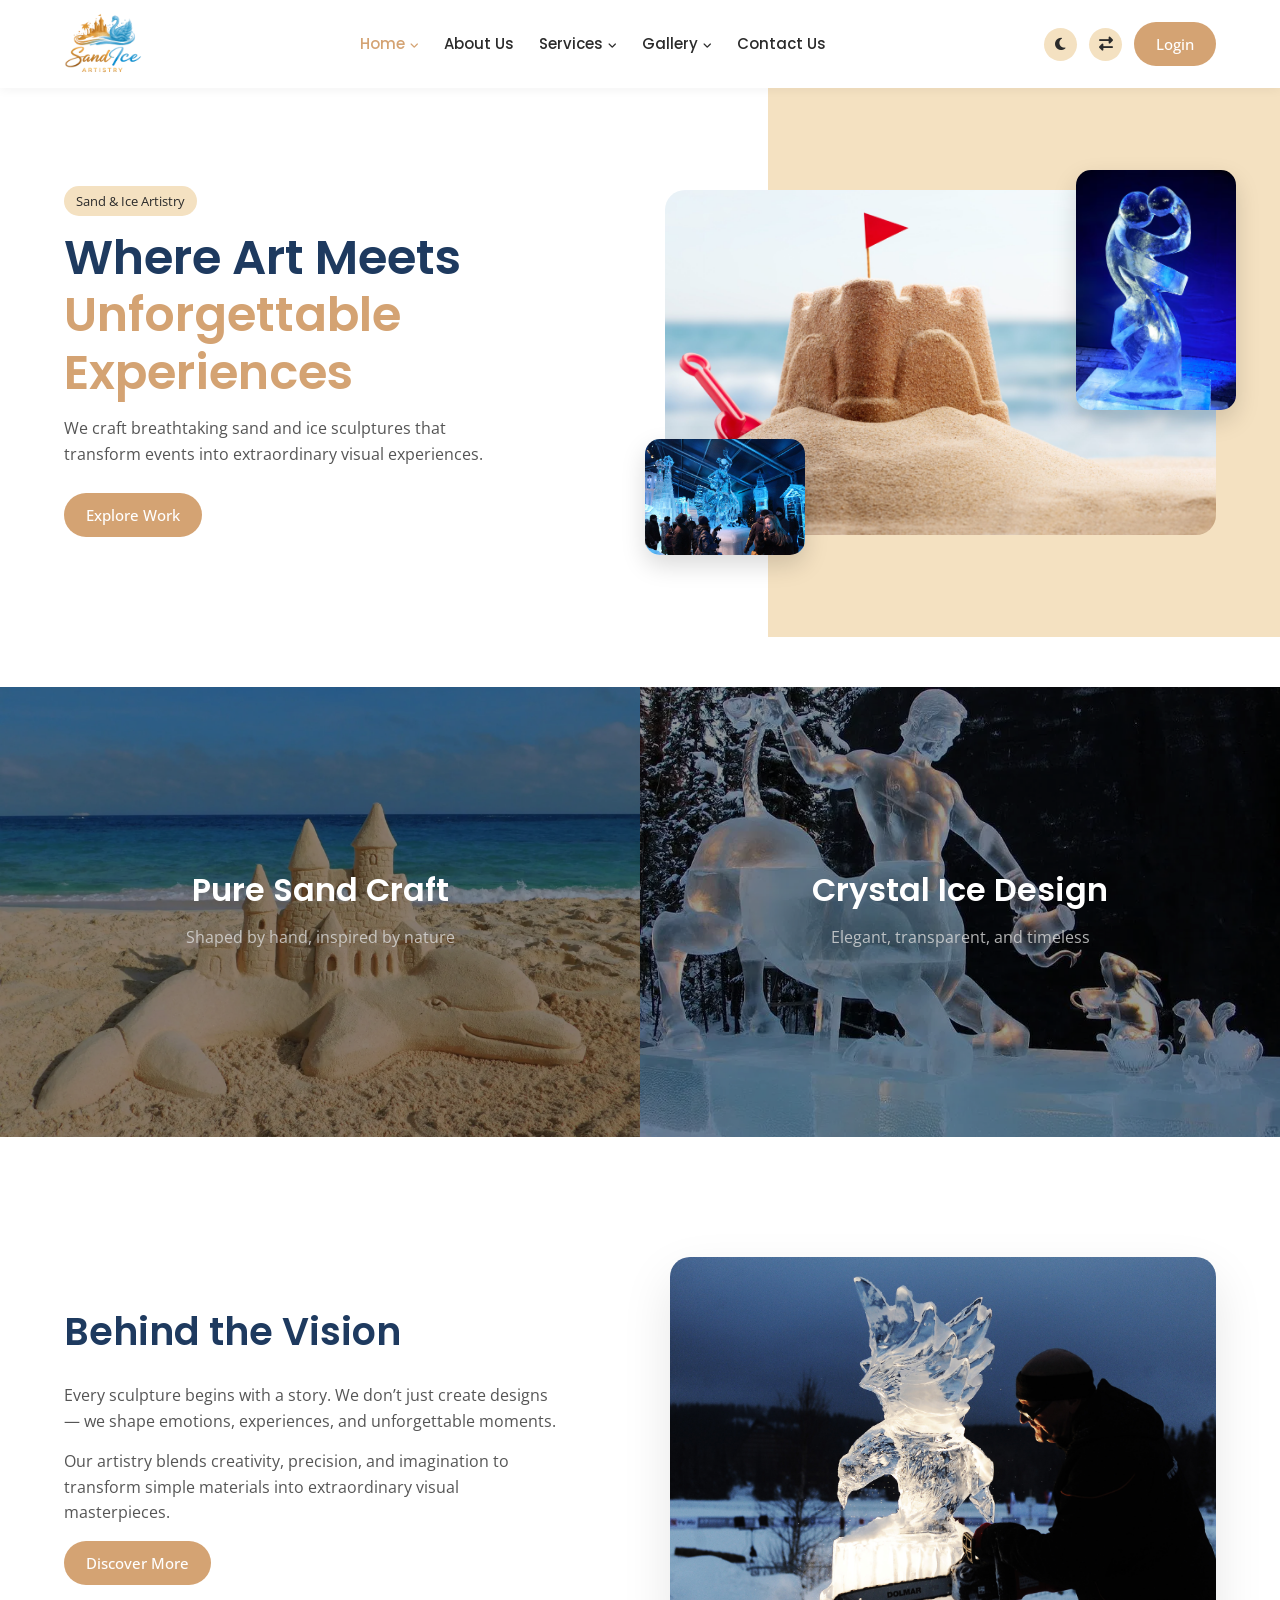
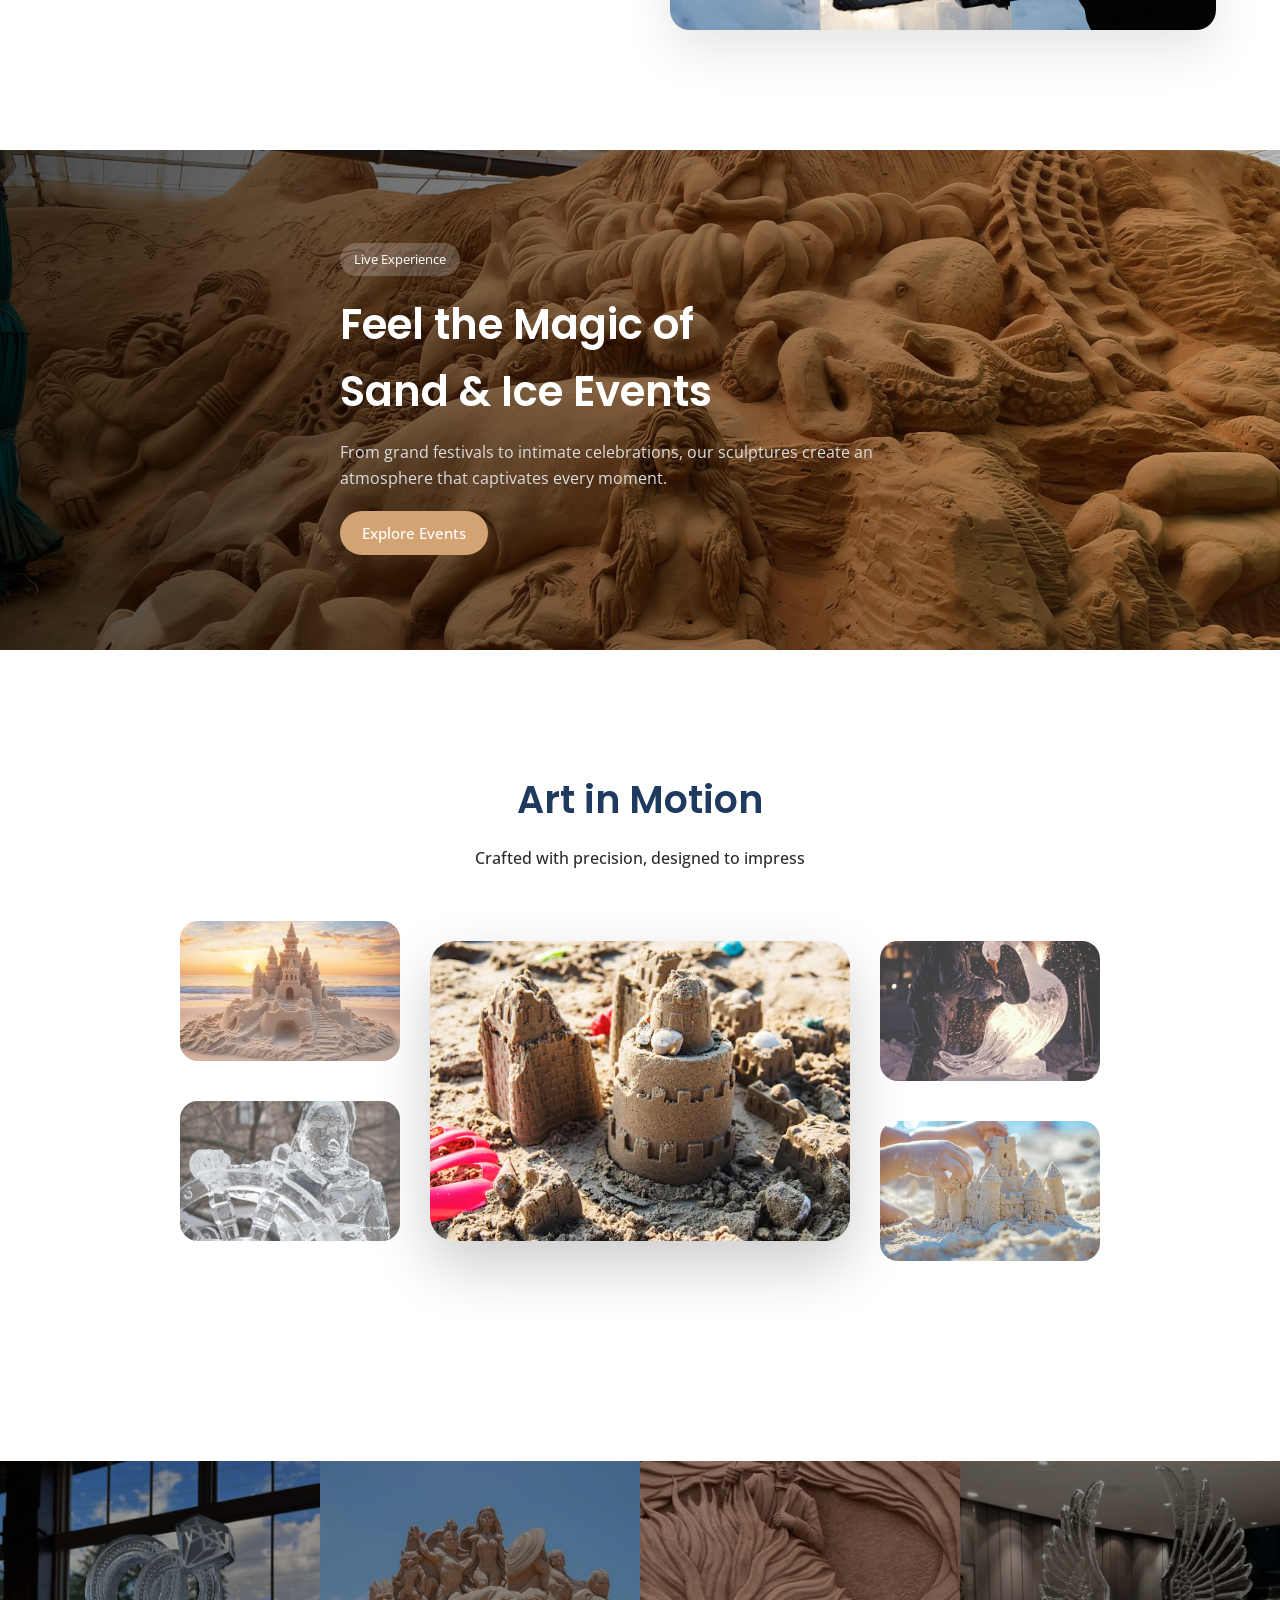
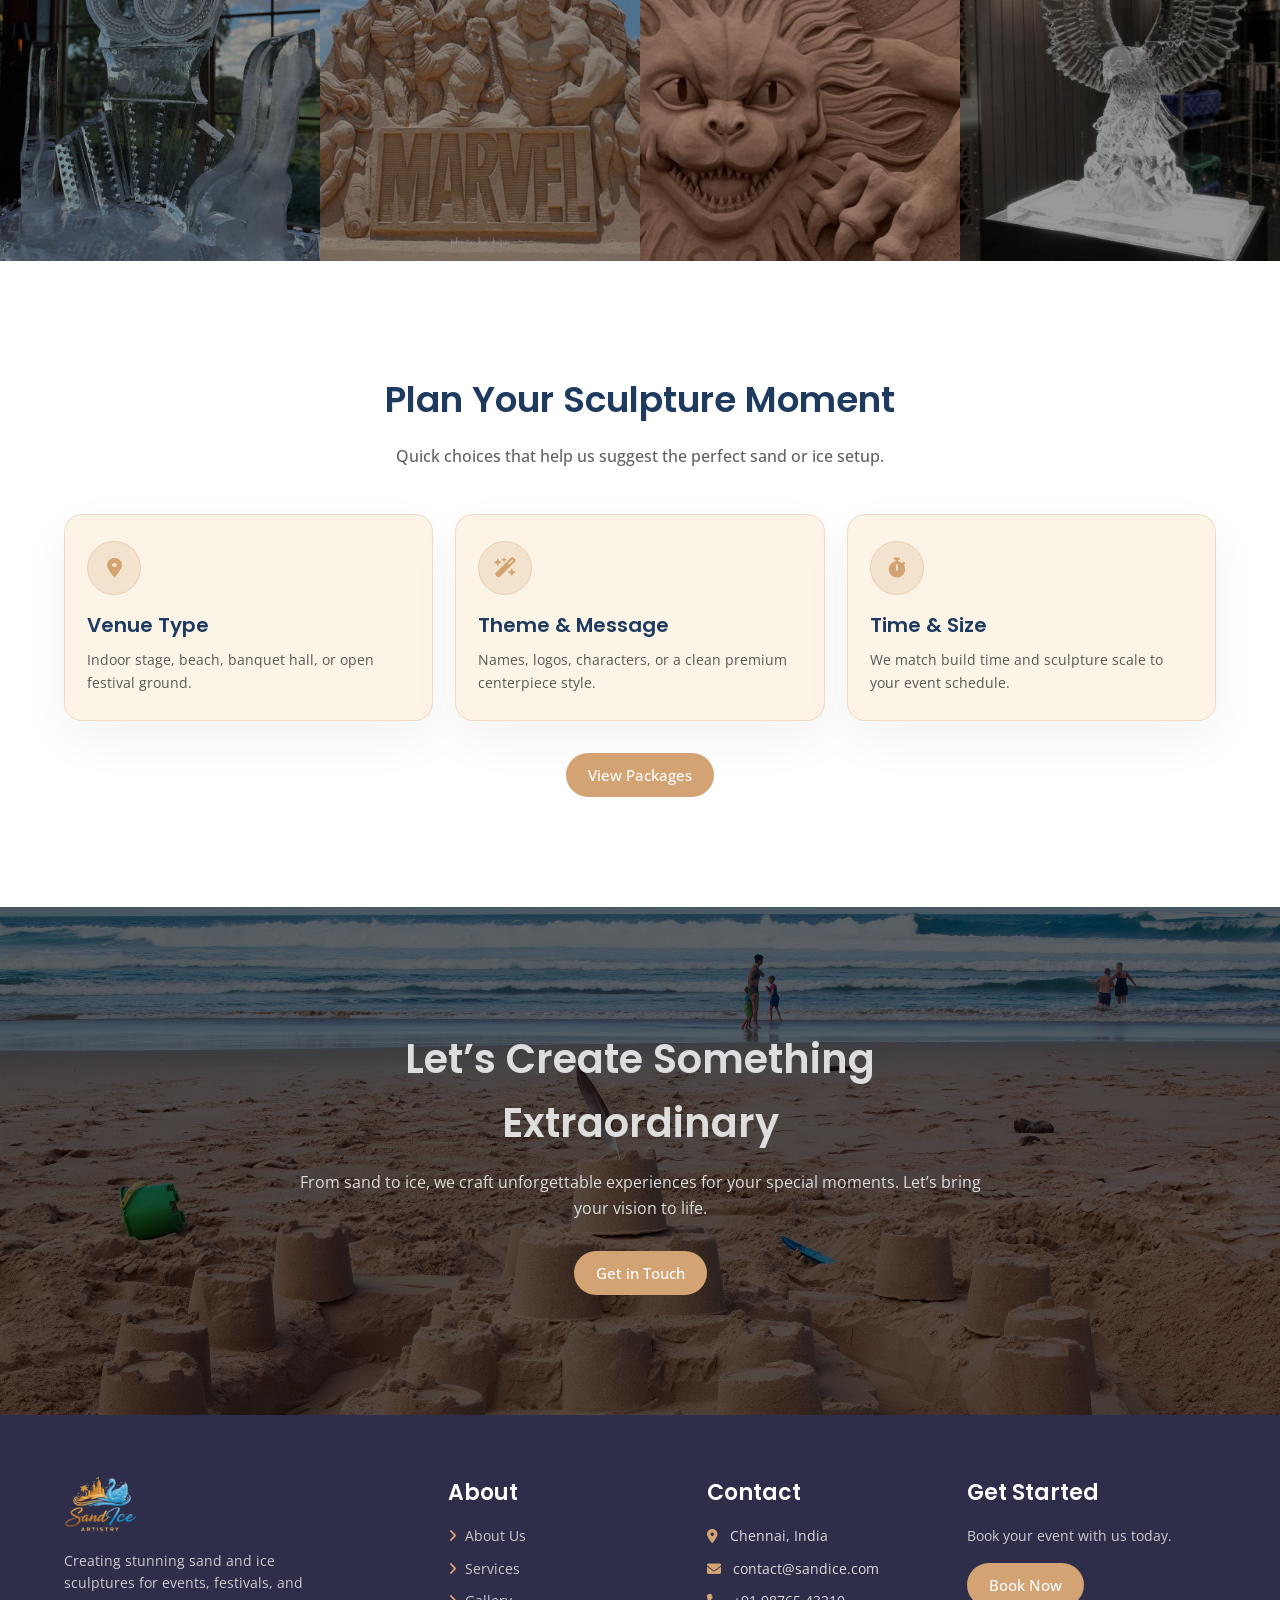
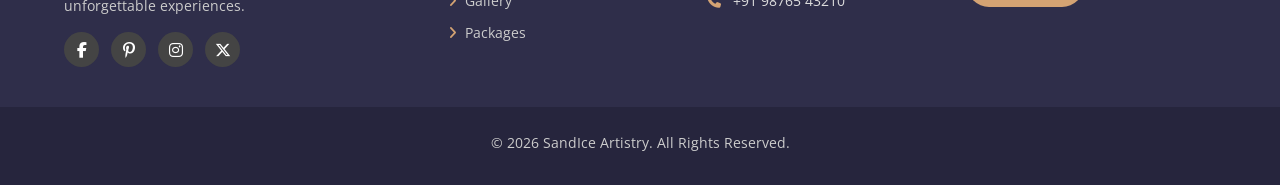
<file: home2.html>
<!DOCTYPE html>
<html lang="en">

<head>
    <meta charset="UTF-8">
    <meta name="viewport" content="width=device-width, initial-scale=1.0">
    <title>SandIce Artistry</title>
    <link rel="stylesheet" href="https://cdnjs.cloudflare.com/ajax/libs/font-awesome/6.5.1/css/all.min.css">
    <link
        href="https://fonts.googleapis.com/css2?family=Poppins:wght@400;600;700&family=Open+Sans:wght@400;500&display=swap"
        rel="stylesheet">
    <link rel="icon" type="image/png" href="images/logo.png">
    <link rel="stylesheet" href="css/style.css">
</head>

<body class="has-navbar">


    <header class="navbar">
        <div class="container nav-container">

            <div class="logo">
                <a href="index.html" aria-label="Go to Home">
                    <img src="images/logo.png" alt="SandIce Logo">
                </a>
            </div>
            <!-- HAMBURGER -->
            <div class="menu-toggle">
                <i class="fa-solid fa-bars"></i>
            </div>

            <!-- MENU -->
            <nav class="menu">
                <ul>

                    <!-- HOME -->
                    <li class="dropdown">
                        <a href="#" class="active">Home <i class="fa-solid fa-angle-down"></i></a>
                        <ul class="dropdown-menu">
                            <li><a href="index.html">Home 1</a></li>
                            <li><a href="home2.html" class="active">Home 2</a></li>
                        </ul>
                    </li>

                    <!-- ABOUT -->
                    <li><a href="about.html">About Us</a></li>

                    <!-- SERVICES -->
                    <li class="dropdown">
                        <a href="#">Services <i class="fa-solid fa-angle-down"></i></a>
                        <ul class="dropdown-menu">
                            <li><a href="sandice.html">Sand & Ice Sculptures</a></li>
                            <li><a href="event.html">Event Sculptures</a></li>
                            <li><a href="booking.html">Festival Bookings</a></li>
                            <li><a href="packages.html">Packages</a></li>
                        </ul>
                    </li>

                    <!-- GALLERY -->
                    <li class="dropdown">
                        <a href="#">Gallery <i class="fa-solid fa-angle-down"></i></a>
                        <ul class="dropdown-menu">
                            <li><a href="art.html">SandIce Art </a></li>
                            <li><a href="highlight.html">Event Highlights</a></li>
                        </ul>
                    </li>


                    <!-- CONTACT -->
                    <li><a href="contact.html">Contact Us</a></li>

                    <li class="mobile-clone">

                        <!-- TOGGLES (SAME LINE) -->
                        <div class="mobile-toggles">
                            <button id="darkToggle" class="toggle-btn">
                                <i class="fa-solid fa-moon"></i>
                            </button>

                            <button id="rtlToggle" class="toggle-btn">
                                <i class="fa-solid fa-right-left"></i>
                            </button>
                        </div>

                        <!-- LOGIN BELOW -->
                        <div class="mobile-login">
                            <a href="login.html" class="btn btn-primary">Login</a>
                        </div>

                    </li>

                </ul>
            </nav>

            <!-- RIGHT SIDE -->
            <div class="nav-right">
                <!-- DARK MODE TOGGLE -->
                <button id="darkToggle" class="toggle-btn">
                    <i class="fa-solid fa-moon"></i>
                </button>

                <!-- RTL TOGGLE -->
                <button id="rtlToggle" class="toggle-btn">
                    <i class="fa-solid fa-right-left"></i>
                </button>

                <a href="login.html" class="btn btn-primary">Login</a>
            </div>
        </div>
    </header>


    <section class="hero-premium">

        <div class="container hero-premium-container">

            <!-- LEFT CONTENT -->
            <div class="hero-text">
                <span class="hero-badge">Sand & Ice Artistry</span>

                <h1>
                    Where Art Meets <br>
                    <span>Unforgettable Experiences</span>
                </h1>

                <p>
                    We craft breathtaking sand and ice sculptures that transform
                    events into extraordinary visual experiences.
                </p>

                <div class="hero-buttons">
                    <a href="#" class="btn btn-primary">Explore Work</a>
                </div>

            </div>

            <!-- RIGHT VISUAL -->
            <div class="hero-images">

                <img src="images/sand-hero.jpg" class="hero-img main">
                <img src="images/ice-hero.jpg" class="hero-img small top">
                <img src="images/event-hero.jpg" class="hero-img small bottom">

            </div>

        </div>

    </section>



    <section class="texture-section">

        <div class="texture-wrapper">

            <!-- SAND -->
            <div class="texture-item sand">
                <div class="texture-content">
                    <h2>Pure Sand Craft</h2>
                    <p>Shaped by hand, inspired by nature</p>
                </div>
            </div>

            <!-- ICE -->
            <div class="texture-item ice">
                <div class="texture-content">
                    <h2>Crystal Ice Design</h2>
                    <p>Elegant, transparent, and timeless</p>
                </div>
            </div>

        </div>

    </section>

    <section class="vision-section">

        <div class="container vision-container">

            <!-- LEFT TEXT -->
            <div class="vision-text">
                <h2>Behind the Vision</h2>

                <p>
                    Every sculpture begins with a story. We don’t just create designs —
                    we shape emotions, experiences, and unforgettable moments.
                </p>

                <p>
                    Our artistry blends creativity, precision, and imagination to transform
                    simple materials into extraordinary visual masterpieces.
                </p>

                <a href="#" class="btn btn-primary">Discover More</a>
            </div>

            <!-- RIGHT IMAGE -->
            <div class="vision-image">
                <img src="images/vision.jpg" alt="vision">
            </div>

        </div>

    </section>

    <section class="event-experience">

        <div class="event-overlay"></div>

        <div class="container event-content">

            <span class="event-badge">Live Experience</span>

            <h2>
                Feel the Magic of <br>
                Sand & Ice Events
            </h2>

            <p>
                From grand festivals to intimate celebrations, our sculptures
                create an atmosphere that captivates every moment.
            </p>

            <a href="#" class="btn btn-primary">Explore Events</a>

        </div>

    </section>

    <section class="art-stack">

        <div class="container">

            <div class="art-stack-header">
                <h2>Art in Motion</h2>
                <p>Crafted with precision, designed to impress</p>
            </div>

            <div class="art-stack-wrapper">

                <!-- LEFT -->
                <div class="stack-side left">
                    <img src="images/art1.jpg">
                    <img src="images/art2.jpg">
                </div>

                <!-- CENTER (MAIN) -->
                <div class="stack-center">
                    <img src="images/main-art.jpg">
                </div>

                <!-- RIGHT -->
                <div class="stack-side right">
                    <img src="images/art3.jpg">
                    <img src="images/art4.jpg">
                </div>

            </div>

        </div>

    </section>

    <section class="hover-tiles">

        <div class="hover-wrapper">

            <!-- TILE 1 -->
            <div class="hover-tile">
                <img src="images/wedding.jpg">
                <div class="hover-content">
                    <h3>Weddings</h3>
                    <p>Elegant ice sculptures for special moments</p>
                </div>
            </div>

            <!-- TILE 2 -->
            <div class="hover-tile">
                <img src="images/festival.jpg">
                <div class="hover-content">
                    <h3>Festivals</h3>
                    <p>Grand sand art for large celebrations</p>
                </div>
            </div>

            <!-- TILE 3 -->
            <div class="hover-tile">
                <img src="images/corporate.jpg">
                <div class="hover-content">
                    <h3>Corporate</h3>
                    <p>Creative branding through sculpture</p>
                </div>
            </div>

            <!-- TILE 4 -->
            <div class="hover-tile">
                <img src="images/custom.jpg">
                <div class="hover-content">
                    <h3>Custom Art</h3>
                    <p>Unique designs tailored for your event</p>
                </div>
            </div>

        </div>

    </section>

    <section class="noimage-section">
        <div class="container">
            <div class="noimage-header">
                <h2>Plan Your Sculpture Moment</h2>
                <p>Quick choices that help us suggest the perfect sand or ice setup.</p>
            </div>

            <div class="noimage-grid">
                <article class="noimage-card">
                    <div class="noimage-icon"><i class="fa-solid fa-location-dot"></i></div>
                    <h3>Venue Type</h3>
                    <p>Indoor stage, beach, banquet hall, or open festival ground.</p>
                </article>

                <article class="noimage-card">
                    <div class="noimage-icon"><i class="fa-solid fa-wand-magic-sparkles"></i></div>
                    <h3>Theme & Message</h3>
                    <p>Names, logos, characters, or a clean premium centerpiece style.</p>
                </article>

                <article class="noimage-card">
                    <div class="noimage-icon"><i class="fa-solid fa-stopwatch"></i></div>
                    <h3>Time & Size</h3>
                    <p>We match build time and sculpture scale to your event schedule.</p>
                </article>
            </div>

            <div class="noimage-cta">
                <a href="packages.html" class="btn btn-primary">View Packages</a>
            </div>
        </div>
    </section>

    <section class="cta-section home2-cta">

        <div class="cta-overlay"></div>

        <div class="container cta-content">

            <h2>Let’s Create Something Extraordinary</h2>

            <p>
                From sand to ice, we craft unforgettable experiences for your
                special moments. Let’s bring your vision to life.
            </p>

            <div class="cta-buttons">
                <a href="contact.html" class="btn btn-primary">Get in Touch</a>
            </div>

        </div>

    </section>


    <footer class="footer">
        <div class="container footer-container">

            <!-- LEFT: LOGO + TEXT -->
            <div class="footer-col">
                <a href="index.html" aria-label="Go to Home">
                    <img src="images/logo.png" alt="logo" class="footer-logo">
                </a>
                <p>
                    Creating stunning sand and ice sculptures for events, festivals, and unforgettable experiences.
                </p>

                <div class="social-icons">
                    <a href="#"><i class="fa-brands fa-facebook-f"></i></a>
                    <a href="#"><i class="fa-brands fa-pinterest-p"></i></a>
                    <a href="#"><i class="fa-brands fa-instagram"></i></a>
                    <a href="#"><i class="fa-brands fa-x-twitter"></i></a>
                </div>
            </div>

            <!-- ABOUT -->
            <div class="footer-col">
                <h4>About</h4>
                <ul>
                    <li><a href="#"><i class="fa-solid fa-angle-right"></i>About Us</a></li>
                    <li><a href="#"><i class="fa-solid fa-angle-right"></i>Services</a></li>
                    <li><a href="#"><i class="fa-solid fa-angle-right"></i>Gallery</a></li>
                    <li><a href="#"><i class="fa-solid fa-angle-right"></i>Packages</a></li>
                </ul>
            </div>

            <!-- CONTACT -->
            <div class="footer-col">
                <h4>Contact</h4>
                <ul>
                    <li><i class="fa-solid fa-location-dot"></i> Chennai, India</li>
                    <li><i class="fa-solid fa-envelope"></i> contact@sandice.com</li>
                    <li><i class="fa-solid fa-phone"></i> +91 98765 43210</li>
                </ul>
            </div>

            <!-- CTA -->
            <div class="footer-col">
                <h4>Get Started</h4>
                <p>Book your event with us today.</p>
                <a href="#" class="btn btn-primary">Book Now</a>
            </div>

        </div>

        <!-- BOTTOM -->
        <div class="footer-bottom">
            <div class="container footer-bottom-container">
                <p>© 2026 SandIce Artistry. All Rights Reserved.</p>
            </div>
        </div>
    </footer>

    <button id="scrollTopBtn">
        <i class="fa-solid fa-arrow-up"></i>
    </button>

    <script src="js/main.js"></script>

</body>

</html>
</file>
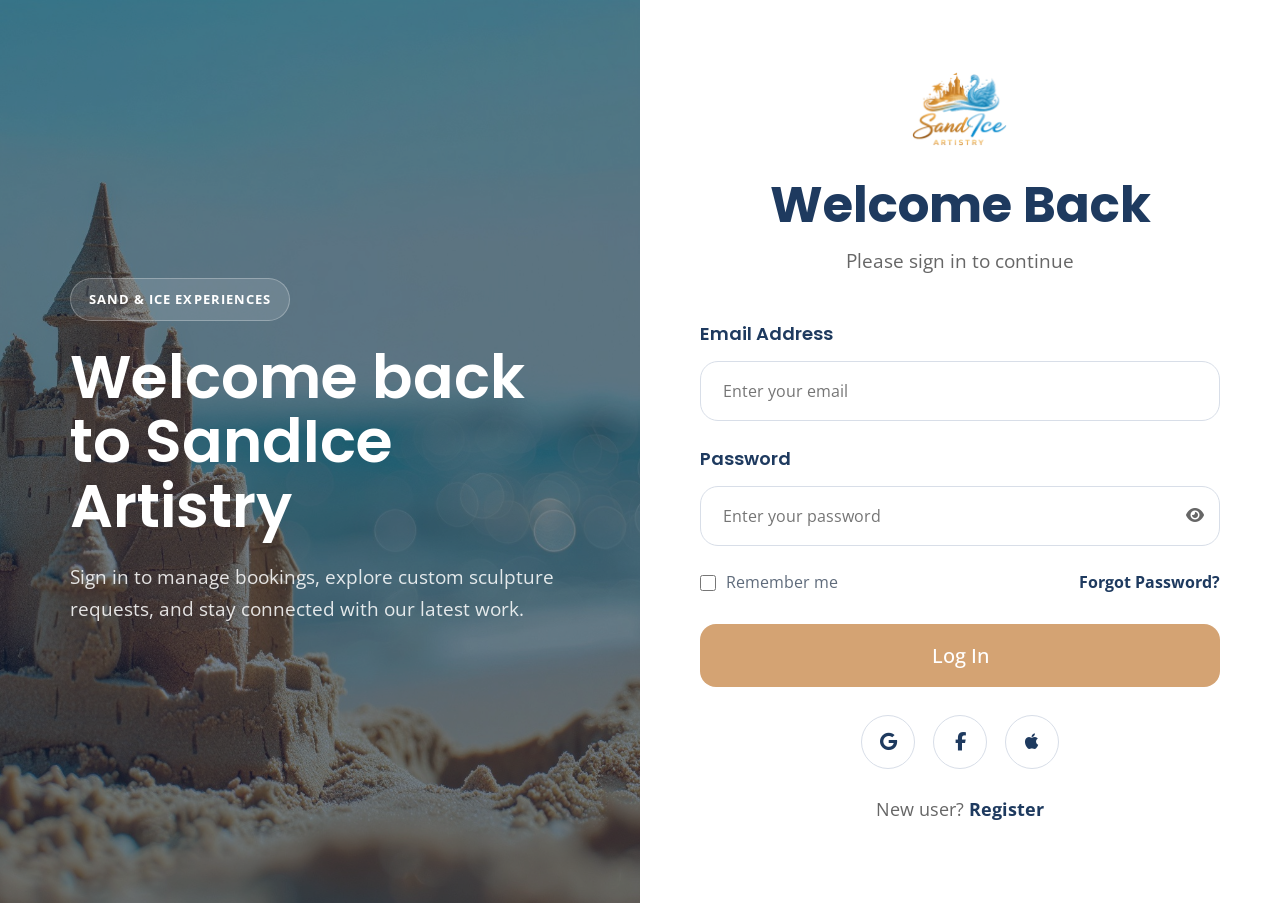
<file: login.html>
<!DOCTYPE html>
<html lang="en">

<head>
    <meta charset="UTF-8">
    <meta name="viewport" content="width=device-width, initial-scale=1.0">
    <title>SandIce Artistry</title>
    <link rel="stylesheet" href="https://cdnjs.cloudflare.com/ajax/libs/font-awesome/6.5.1/css/all.min.css">
    <link
        href="https://fonts.googleapis.com/css2?family=Poppins:wght@400;600;700&family=Open+Sans:wght@400;500&display=swap"
        rel="stylesheet">
    <link rel="icon" type="image/png" href="images/logo.png">
    <link rel="stylesheet" href="css/style.css">
    <link rel="stylesheet" href="css/login.css">
</head>



<body>
    <main class="auth-page">
        <section class="auth-shell">
            <div class="auth-split">
                <div class="auth-panel auth-panel-art">
                    <div class="auth-panel-overlay"></div>
                    <div class="auth-panel-content">
                        <div class="auth-panel-copy">
                            <span class="auth-eyebrow">Sand & Ice Experiences</span>
                            <h1>Welcome back to SandIce Artistry</h1>
                            <p>
                                Sign in to manage bookings, explore custom sculpture requests, and stay connected with
                                our latest work.
                            </p>
                        </div>
                    </div>
                </div>

                <div class="auth-panel auth-panel-form">
                    <div class="auth-card">
                        <a href="index.html" class="auth-form-logo">
                            <img src="images/logo.png" alt="SandIce Logo">
                        </a>

                        <h2>Welcome Back</h2>
                        <p class="auth-subtext">Please sign in to continue</p>

                        <form class="auth-form">
                            <div class="auth-field">
                                <label for="loginEmail">Email Address</label>
                                <input type="email" id="loginEmail" name="email" placeholder="Enter your email"
                                    required>
                            </div>

                            <div class="auth-field">

                                <label for="loginPassword">Password</label>

                                <div class="password-field">
                                    <input type="password" id="loginPassword" name="password"
                                        placeholder="Enter your password" required>
                                    <button type="button" class="toggle-password" aria-label="Show password">
                                        <i class="fa-solid fa-eye"></i>
                                    </button>
                                </div>
                            </div>

                            <div class="auth-options">
                                <label class="remember-me">
                                    <input type="checkbox" name="remember">
                                    <span>Remember me</span>
                                </label>

                                <a href="#" class="auth-inline-link">Forgot Password?</a>
                            </div>

                            <button type="submit" class="btn btn-primary auth-submit">Log In</button>
                        </form>

                        <div class="auth-socials">
                            <a href="#" aria-label="Login with Google"><i class="fa-brands fa-google"></i></a>
                            <a href="#" aria-label="Login with Facebook"><i class="fa-brands fa-facebook-f"></i></a>
                            <a href="#" aria-label="Login with Apple"><i class="fa-brands fa-apple"></i></a>
                        </div>

                        <p class="auth-switch">
                            New user?
                            <a href="register.html">Register</a>
                        </p>
                    </div>
                </div>
            </div>
        </section>
    </main>
</body>

<script src="js/main.js"></script>

</html>
</file>
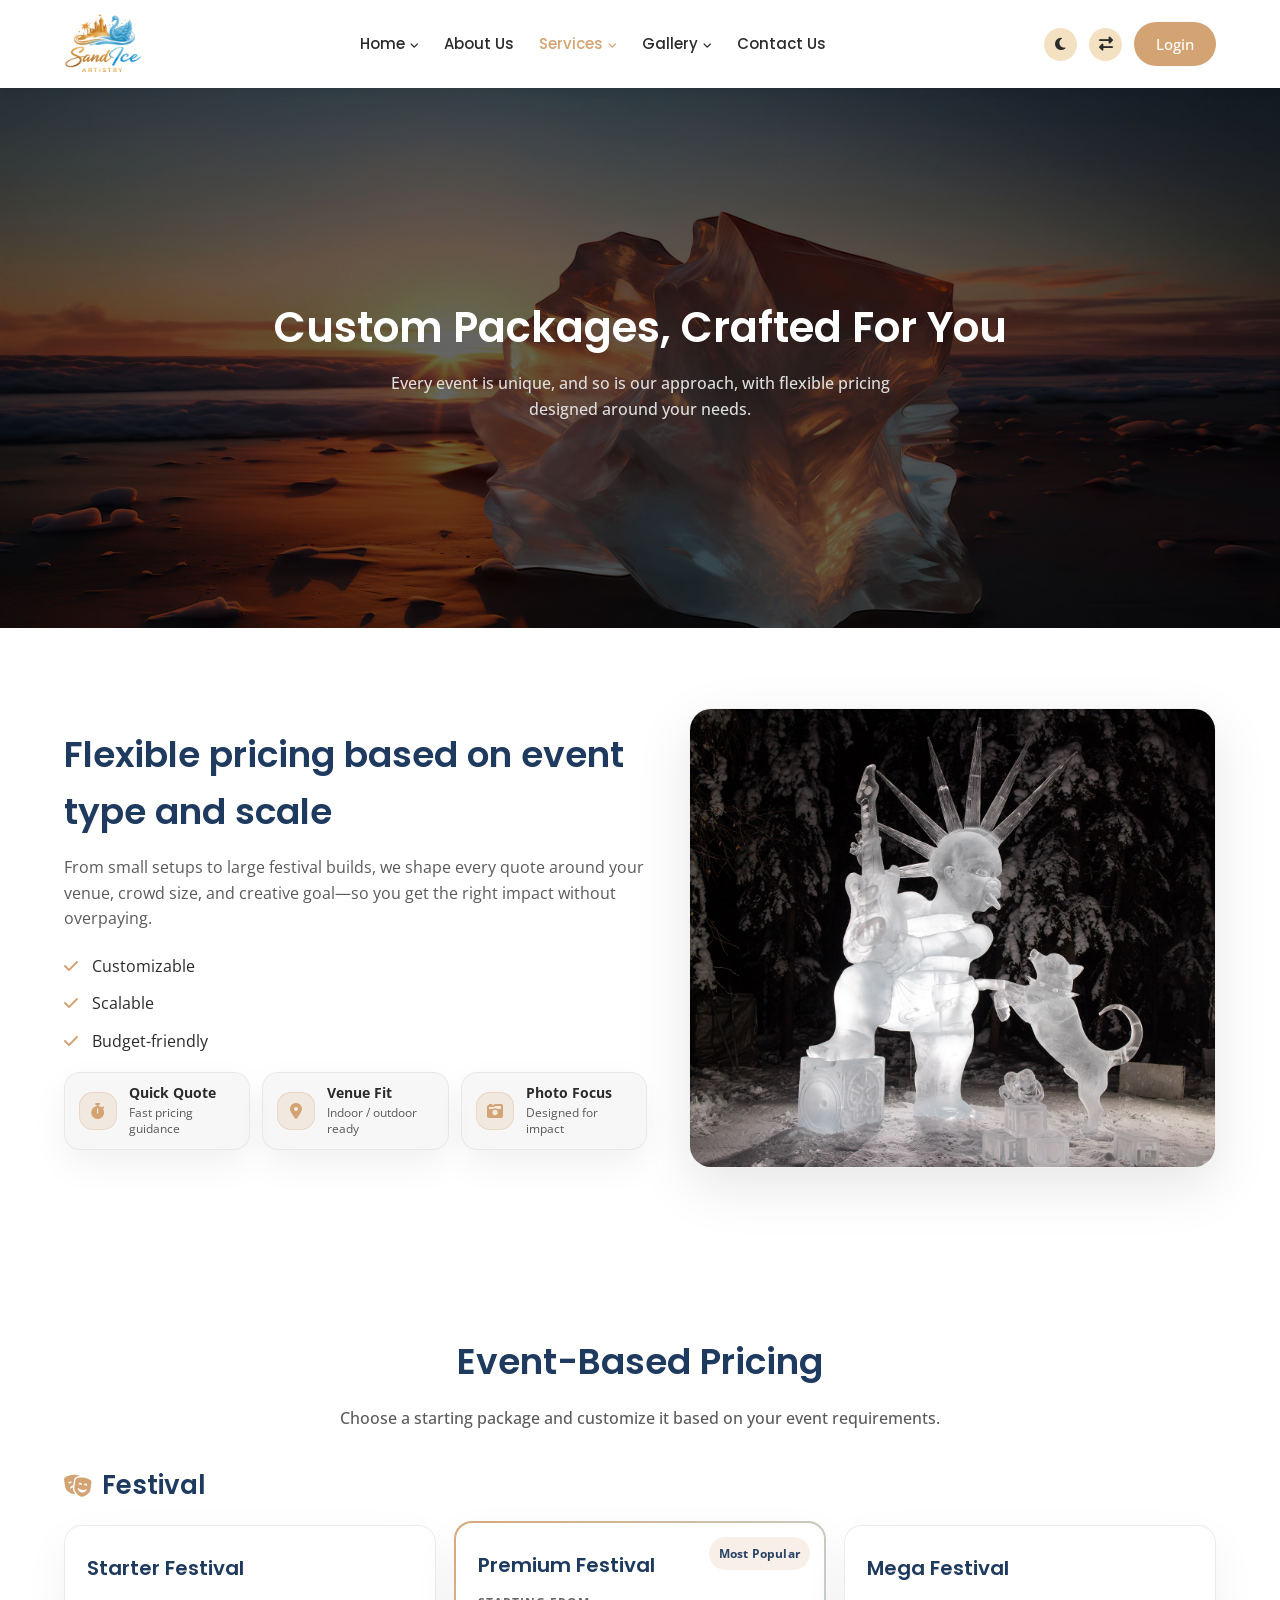
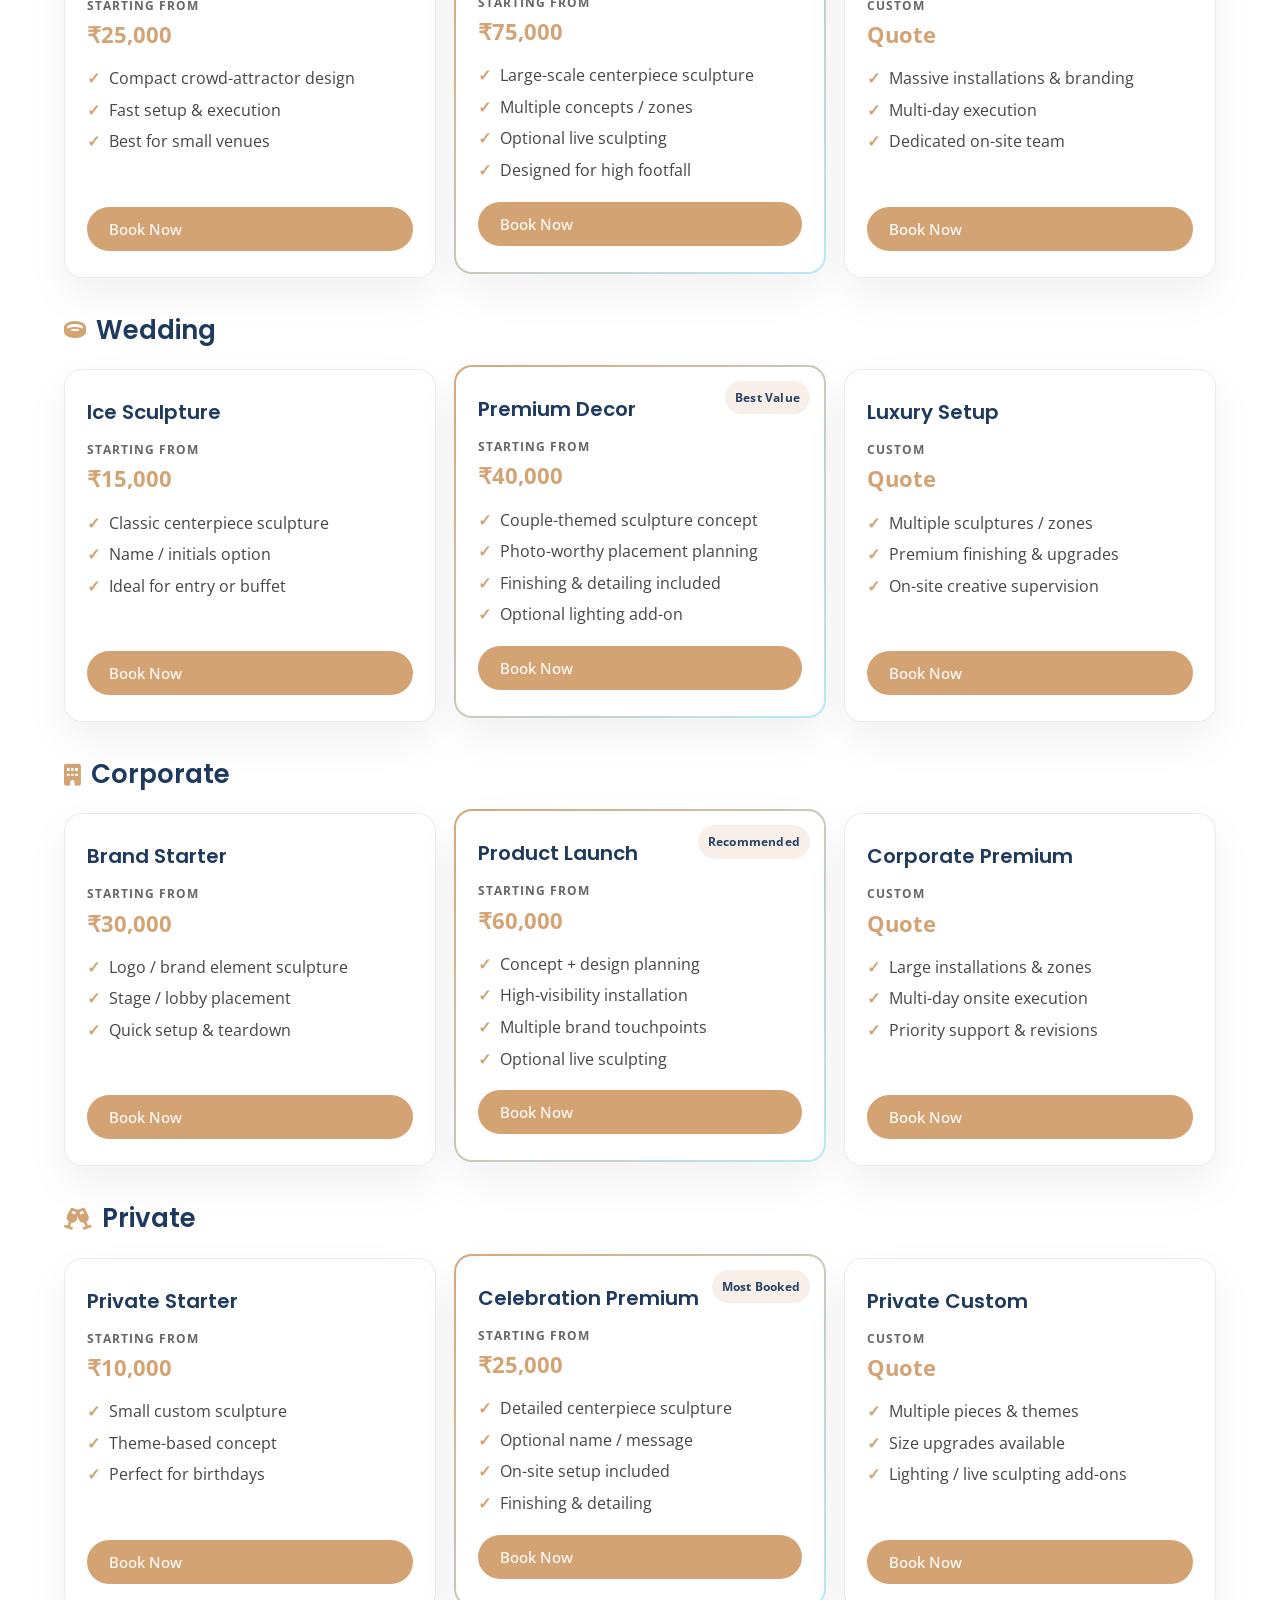
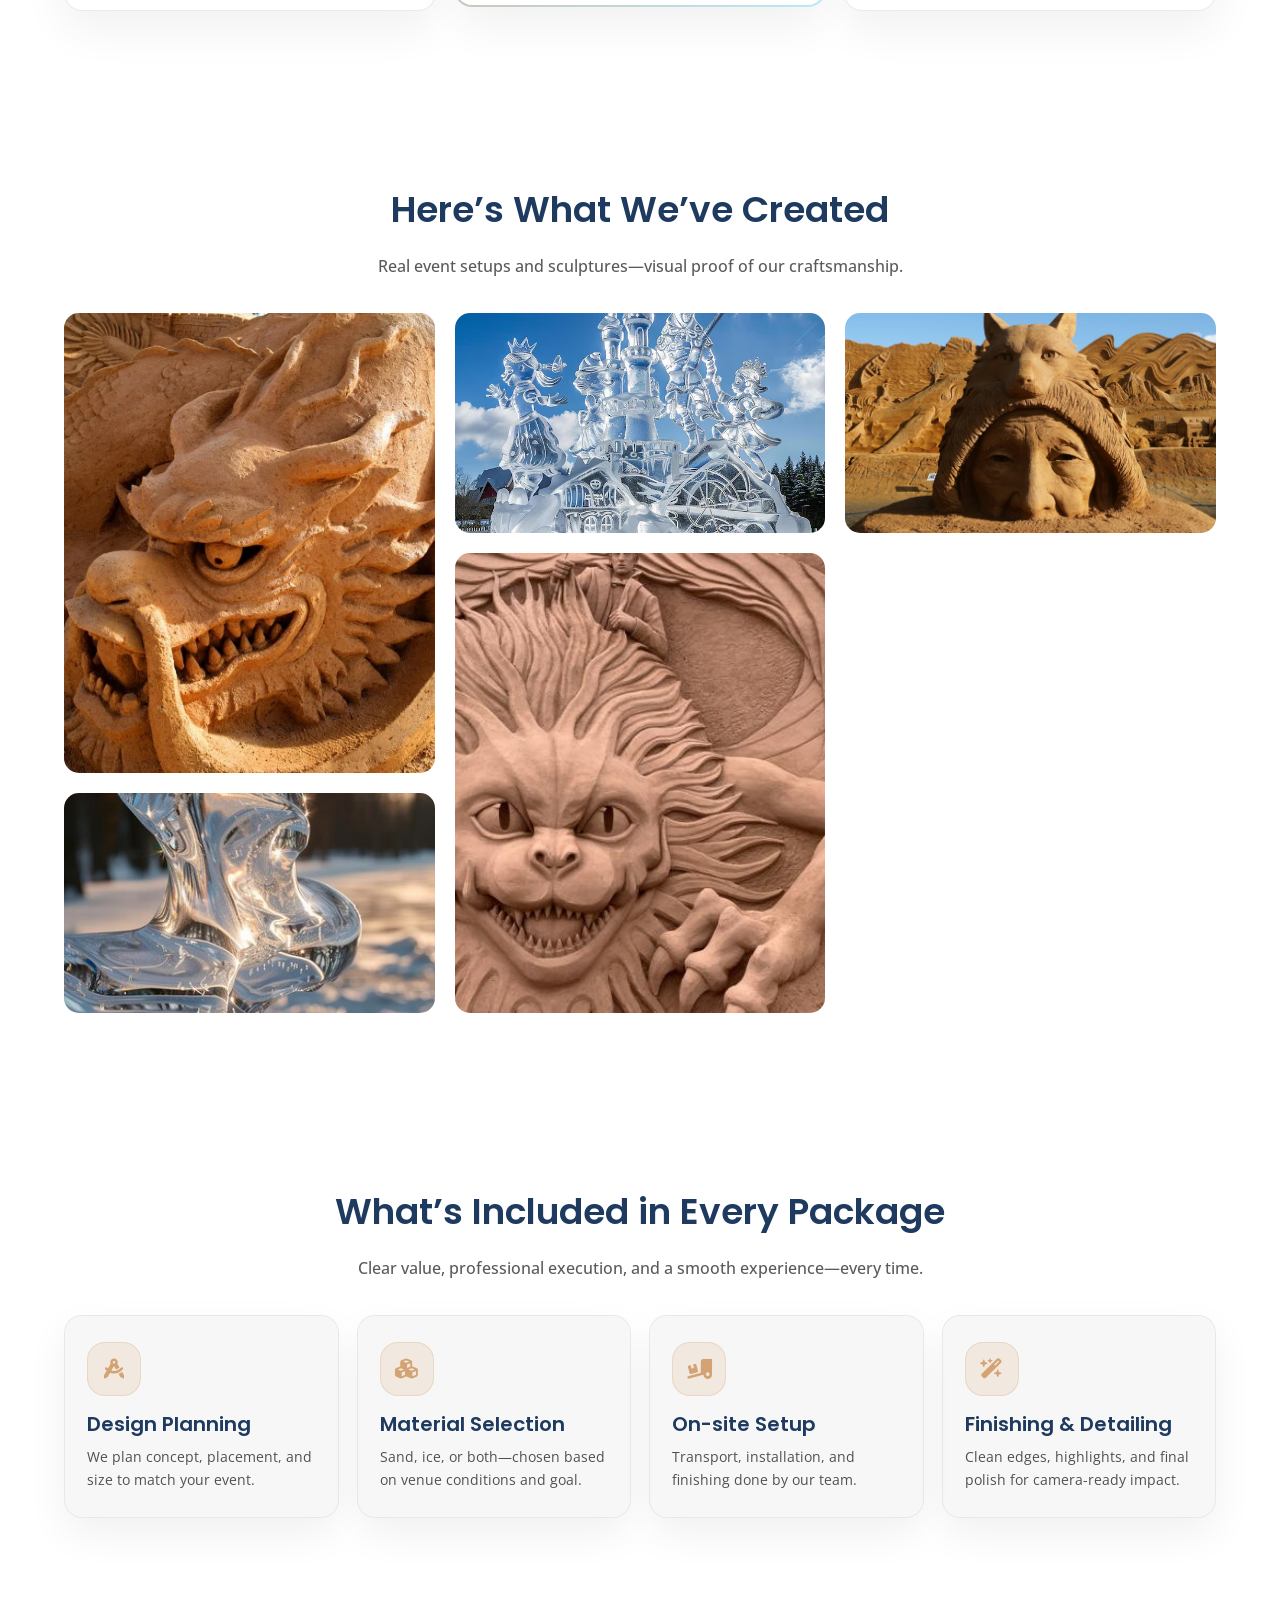
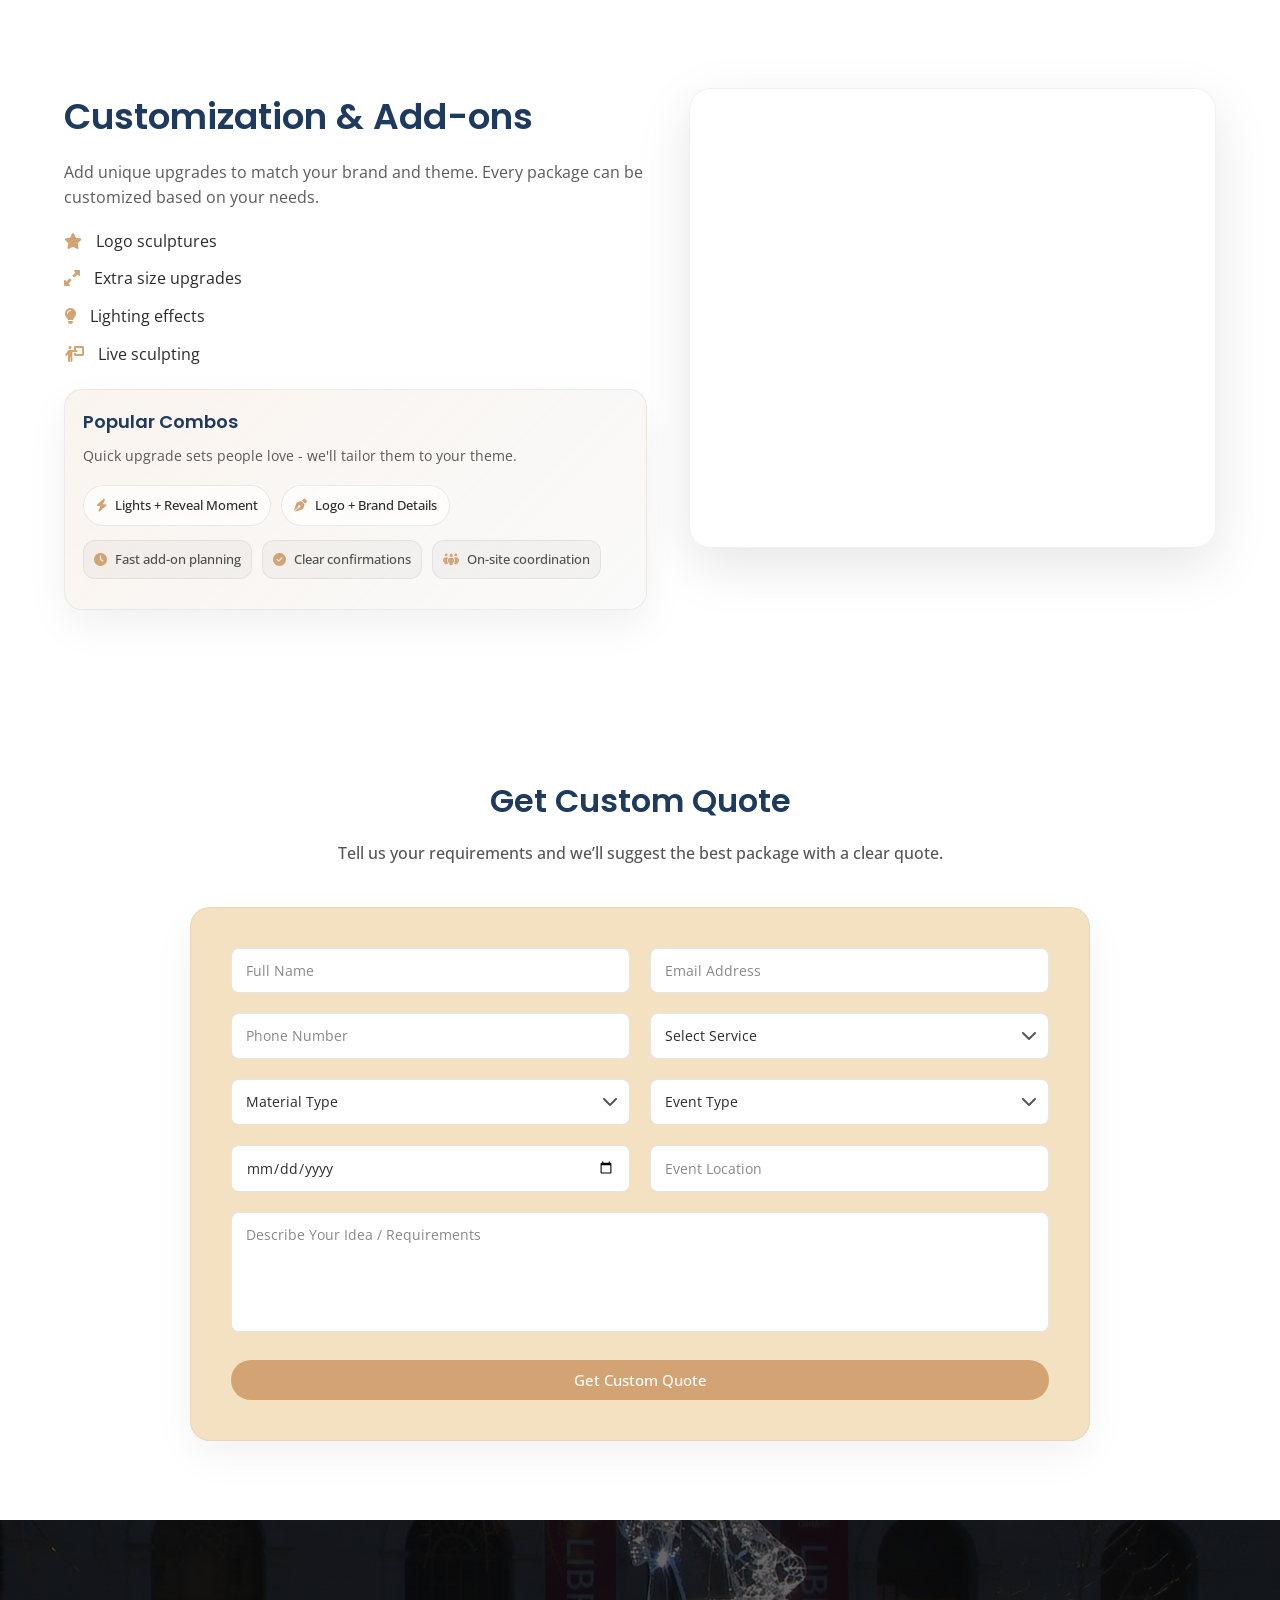
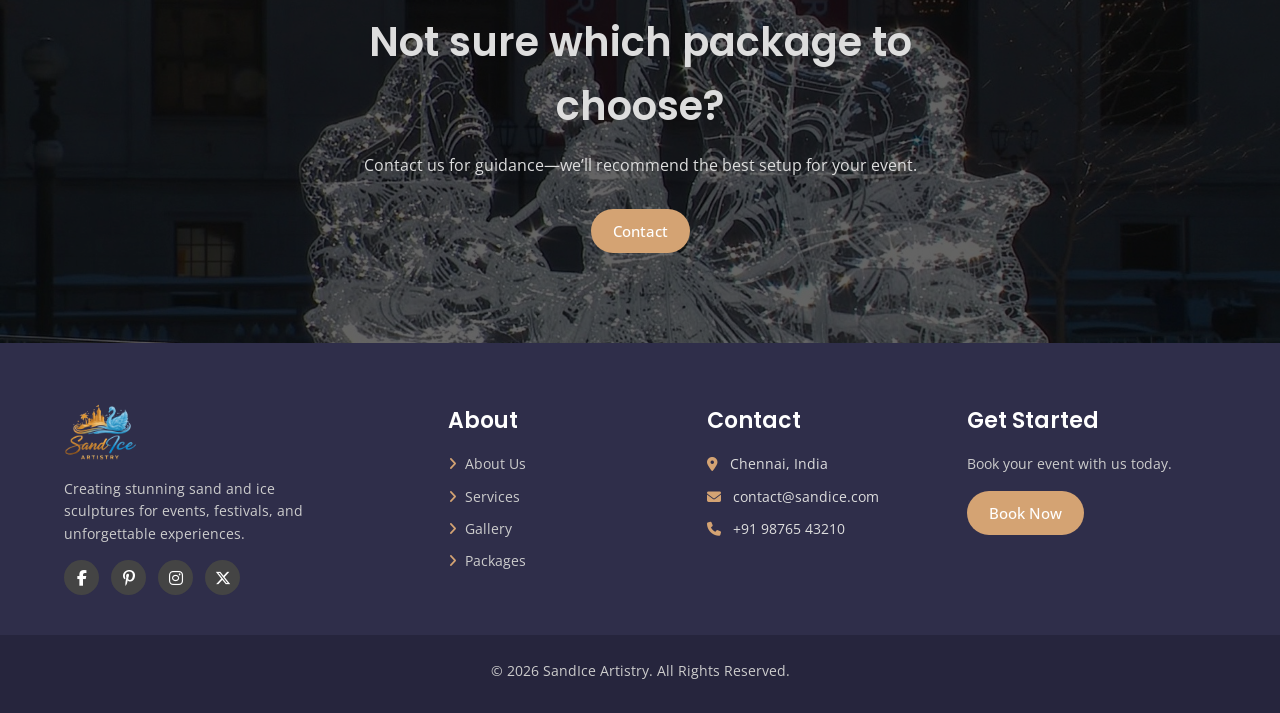
<file: packages.html>
<!DOCTYPE html>
<html lang="en">

<head>
    <meta charset="UTF-8">
    <meta name="viewport" content="width=device-width, initial-scale=1.0">
    <title>SandIce Artistry</title>
    <link rel="stylesheet" href="https://cdnjs.cloudflare.com/ajax/libs/font-awesome/6.5.1/css/all.min.css">
    <link
        href="https://fonts.googleapis.com/css2?family=Poppins:wght@400;600;700&family=Open+Sans:wght@400;500&display=swap"
        rel="stylesheet">
    <link rel="icon" type="image/png" href="images/logo.png">
    <link rel="stylesheet" href="css/style.css">
</head>

<body class="has-navbar packages-page">

    <header class="navbar">
        <div class="container nav-container">

            <div class="logo">
                <a href="index.html" aria-label="Go to Home">
                    <img src="images/logo.png" alt="SandIce Logo">
                </a>
            </div>
            <!-- HAMBURGER -->
            <div class="menu-toggle">
                <i class="fa-solid fa-bars"></i>
            </div>

            <!-- MENU -->
            <nav class="menu">
                <ul>

                    <!-- HOME -->
                    <li class="dropdown">
                        <a href="#">Home <i class="fa-solid fa-angle-down"></i></a>
                        <ul class="dropdown-menu">
                            <li><a href="index.html">Home 1</a></li>
                            <li><a href="home2.html">Home 2</a></li>
                        </ul>
                    </li>

                    <!-- ABOUT -->
                    <li><a href="about.html">About Us</a></li>

                    <!-- SERVICES -->
                    <li class="dropdown">
                        <a href="#" class="active">Services <i class="fa-solid fa-angle-down"></i></a>
                        <ul class="dropdown-menu">
                            <li><a href="sandice.html">Sand & Ice Sculptures</a></li>
                            <li><a href="event.html">Event Sculptures</a></li>
                            <li><a href="booking.html">Festival Bookings</a></li>
                            <li><a href="packages.html" class="active">Packages</a></li>
                        </ul>
                    </li>

                    <!-- GALLERY -->
                    <li class="dropdown">
                        <a href="#">Gallery <i class="fa-solid fa-angle-down"></i></a>
                        <ul class="dropdown-menu">
                            <li><a href="art.html">SandIce Art </a></li>
                            <li><a href="highlight.html">Event Highlights</a></li>
                        </ul>
                    </li>


                    <!-- CONTACT -->
                    <li><a href="contact.html">Contact Us</a></li>

                    <li class="mobile-clone">

                        <!-- TOGGLES (SAME LINE) -->
                        <div class="mobile-toggles">
                            <button id="darkToggle" class="toggle-btn">
                                <i class="fa-solid fa-moon"></i>
                            </button>

                            <button id="rtlToggle" class="toggle-btn">
                                <i class="fa-solid fa-right-left"></i>
                            </button>
                        </div>

                        <!-- LOGIN BELOW -->
                        <div class="mobile-login">
                            <a href="login.html" class="btn btn-primary">Login</a>
                        </div>

                    </li>

                </ul>
            </nav>

            <!-- RIGHT SIDE -->
            <div class="nav-right">
                <!-- DARK MODE TOGGLE -->
                <button id="darkToggle" class="toggle-btn">
                    <i class="fa-solid fa-moon"></i>
                </button>

                <!-- RTL TOGGLE -->
                <button id="rtlToggle" class="toggle-btn">
                    <i class="fa-solid fa-right-left"></i>
                </button>

                <a href="login.html" class="btn btn-primary">Login</a>
            </div>
        </div>
    </header>

    <section class="contact-hero">

        <div class="hero-overlay"></div>

        <div class="container hero-content">
            <h1>Custom Packages, Crafted For You</h1>
            <p>
                Every event is unique, and so is our approach, with flexible pricing designed around your needs.
            </p>
        </div>

    </section>

    <!-- PACKAGES INTRODUCTION (IDEA SECTION) -->
    <section class="packages-idea">
        <div class="container packages-idea-grid">
            <div class="packages-idea-text">
                <h2>Flexible pricing based on event type and scale</h2>
                <p>
                    From small setups to large festival builds, we shape every quote around your venue, crowd size, and
                    creative goal—so you get the right impact without overpaying.
                </p>

                <ul class="packages-highlights">
                    <li><i class="fa-solid fa-check"></i> Customizable</li>
                    <li><i class="fa-solid fa-check"></i> Scalable</li>
                    <li><i class="fa-solid fa-check"></i> Budget-friendly</li>
                </ul>

                <div class="packages-idea-metrics" aria-label="Package planning highlights">
                    <div class="idea-metric">
                        <i class="fa-solid fa-stopwatch"></i>
                        <div>
                            <strong>Quick Quote</strong>
                            <span>Fast pricing guidance</span>
                        </div>
                    </div>
                    <div class="idea-metric">
                        <i class="fa-solid fa-location-dot"></i>
                        <div>
                            <strong>Venue Fit</strong>
                            <span>Indoor / outdoor ready</span>
                        </div>
                    </div>
                    <div class="idea-metric">
                        <i class="fa-solid fa-camera-retro"></i>
                        <div>
                            <strong>Photo Focus</strong>
                            <span>Designed for impact</span>
                        </div>
                    </div>
                </div>
            </div>

            <div class="packages-idea-media">
                <img src="images/packages-intro.jpg" alt="Custom sculpture planning" loading="eager" decoding="async">
            </div>
        </div>
    </section>

    <!-- EVENT-BASED PRICING (MAIN SECTION) -->
    <section class="packages-pricing">
        <div class="container">
            <div class="packages-section-header">
                <h2>Event-Based Pricing</h2>
                <p>Choose a starting package and customize it based on your event requirements.</p>
            </div>

            <!-- FESTIVAL -->
            <div class="pricing-category" id="festival-packages">
                <div class="pricing-category-title">
                    <h3><i class="fa-solid fa-masks-theater pricing-icon" aria-hidden="true"></i> Festival</h3>
                </div>

                <div class="pricing-grid">
                    <article class="pricing-card">
                        <h4>Starter Festival</h4>
                        <p class="pricing-price"><span>Starting from</span> ₹25,000</p>
                        <ul class="pricing-features">
                            <li>Compact crowd-attractor design</li>
                            <li>Fast setup & execution</li>
                            <li>Best for small venues</li>
                        </ul>
                        <a href="booking.html" class="btn btn-primary">Book Now</a>
                    </article>

                    <article class="pricing-card featured">
                        <span class="pricing-tag">Most Popular</span>
                        <h4>Premium Festival</h4>
                        <p class="pricing-price"><span>Starting from</span> ₹75,000</p>
                        <ul class="pricing-features">
                            <li>Large-scale centerpiece sculpture</li>
                            <li>Multiple concepts / zones</li>
                            <li>Optional live sculpting</li>
                            <li>Designed for high footfall</li>
                        </ul>
                        <a href="booking.html" class="btn btn-primary">Book Now</a>
                    </article>

                    <article class="pricing-card">
                        <h4>Mega Festival</h4>
                        <p class="pricing-price"><span>Custom</span> Quote</p>
                        <ul class="pricing-features">
                            <li>Massive installations & branding</li>
                            <li>Multi-day execution</li>
                            <li>Dedicated on-site team</li>
                        </ul>
                        <a href="booking.html" class="btn btn-primary">Book Now</a>
                    </article>
                </div>
            </div>

            <!-- WEDDING -->
            <div class="pricing-category" id="wedding-packages">
                <div class="pricing-category-title">
                    <h3><i class="fa-solid fa-ring pricing-icon" aria-hidden="true"></i> Wedding</h3>
                </div>

                <div class="pricing-grid">
                    <article class="pricing-card">
                        <h4>Ice Sculpture</h4>
                        <p class="pricing-price"><span>Starting from</span> ₹15,000</p>
                        <ul class="pricing-features">
                            <li>Classic centerpiece sculpture</li>
                            <li>Name / initials option</li>
                            <li>Ideal for entry or buffet</li>
                        </ul>
                        <a href="contact.html" class="btn btn-primary">Book Now</a>
                    </article>

                    <article class="pricing-card featured">
                        <span class="pricing-tag">Best Value</span>
                        <h4>Premium Decor</h4>
                        <p class="pricing-price"><span>Starting from</span> ₹40,000</p>
                        <ul class="pricing-features">
                            <li>Couple-themed sculpture concept</li>
                            <li>Photo-worthy placement planning</li>
                            <li>Finishing & detailing included</li>
                            <li>Optional lighting add-on</li>
                        </ul>
                        <a href="contact.html" class="btn btn-primary">Book Now</a>
                    </article>

                    <article class="pricing-card">
                        <h4>Luxury Setup</h4>
                        <p class="pricing-price"><span>Custom</span> Quote</p>
                        <ul class="pricing-features">
                            <li>Multiple sculptures / zones</li>
                            <li>Premium finishing & upgrades</li>
                            <li>On-site creative supervision</li>
                        </ul>
                        <a href="contact.html" class="btn btn-primary">Book Now</a>
                    </article>
                </div>
            </div>

            <!-- CORPORATE -->
            <div class="pricing-category" id="corporate-packages">
                <div class="pricing-category-title">
                    <h3><i class="fa-solid fa-building pricing-icon" aria-hidden="true"></i> Corporate</h3>
                </div>

                <div class="pricing-grid">
                    <article class="pricing-card">
                        <h4>Brand Starter</h4>
                        <p class="pricing-price"><span>Starting from</span> ₹30,000</p>
                        <ul class="pricing-features">
                            <li>Logo / brand element sculpture</li>
                            <li>Stage / lobby placement</li>
                            <li>Quick setup & teardown</li>
                        </ul>
                        <a href="contact.html" class="btn btn-primary">Book Now</a>
                    </article>

                    <article class="pricing-card featured">
                        <span class="pricing-tag">Recommended</span>
                        <h4>Product Launch</h4>
                        <p class="pricing-price"><span>Starting from</span> ₹60,000</p>
                        <ul class="pricing-features">
                            <li>Concept + design planning</li>
                            <li>High-visibility installation</li>
                            <li>Multiple brand touchpoints</li>
                            <li>Optional live sculpting</li>
                        </ul>
                        <a href="contact.html" class="btn btn-primary">Book Now</a>
                    </article>

                    <article class="pricing-card">
                        <h4>Corporate Premium</h4>
                        <p class="pricing-price"><span>Custom</span> Quote</p>
                        <ul class="pricing-features">
                            <li>Large installations & zones</li>
                            <li>Multi-day onsite execution</li>
                            <li>Priority support & revisions</li>
                        </ul>
                        <a href="contact.html" class="btn btn-primary">Book Now</a>
                    </article>
                </div>
            </div>

            <!-- PRIVATE -->
            <div class="pricing-category" id="private-packages">
                <div class="pricing-category-title">
                    <h3><i class="fa-solid fa-champagne-glasses pricing-icon" aria-hidden="true"></i> Private</h3>
                </div>

                <div class="pricing-grid">
                    <article class="pricing-card">
                        <h4>Private Starter</h4>
                        <p class="pricing-price"><span>Starting from</span> ₹10,000</p>
                        <ul class="pricing-features">
                            <li>Small custom sculpture</li>
                            <li>Theme-based concept</li>
                            <li>Perfect for birthdays</li>
                        </ul>
                        <a href="contact.html" class="btn btn-primary">Book Now</a>
                    </article>

                    <article class="pricing-card featured">
                        <span class="pricing-tag">Most Booked</span>
                        <h4>Celebration Premium</h4>
                        <p class="pricing-price"><span>Starting from</span> ₹25,000</p>
                        <ul class="pricing-features">
                            <li>Detailed centerpiece sculpture</li>
                            <li>Optional name / message</li>
                            <li>On-site setup included</li>
                            <li>Finishing & detailing</li>
                        </ul>
                        <a href="contact.html" class="btn btn-primary">Book Now</a>
                    </article>

                    <article class="pricing-card">
                        <h4>Private Custom</h4>
                        <p class="pricing-price"><span>Custom</span> Quote</p>
                        <ul class="pricing-features">
                            <li>Multiple pieces & themes</li>
                            <li>Size upgrades available</li>
                            <li>Lighting / live sculpting add-ons</li>
                        </ul>
                        <a href="contact.html" class="btn btn-primary">Book Now</a>
                    </article>
                </div>
            </div>
        </div>
    </section>

    <!-- EXAMPLE WORKS (TRUST SECTION) -->
    <section class="packages-works">
        <div class="container">
            <div class="packages-section-header">
                <h2>Here’s What We’ve Created</h2>
                <p>Real event setups and sculptures—visual proof of our craftsmanship.</p>
            </div>

            <div class="event-gallery-grid works-grid">
                <div class="event-gallery-item is-tall">
                    <img src="images/festival-main.jpg" alt="Festival setup showcase" loading="lazy" decoding="async">
                </div>
                <div class="event-gallery-item">
                    <img src="images/event1.jpg" alt="Event sculpture example 1" loading="lazy" decoding="async">
                </div>
                <div class="event-gallery-item">
                    <img src="images/event2.jpg" alt="Event sculpture example 2" loading="lazy" decoding="async">
                </div>
                <div class="event-gallery-item is-tall">
                    <img src="images/corporate.jpg" alt="Corporate event sculpture showcase" loading="lazy" decoding="async">
                </div>
                <div class="event-gallery-item">
                    <img src="images/ice2.jpg" alt="Ice sculpture example" loading="lazy" decoding="async">
                </div>
                <div class="event-gallery-item">
                    <img src="images/ice3.jpg" alt="Ice sculpture example 2" loading="lazy" decoding="async">
                </div>
                <div class="event-gallery-item">
                    <img src="images/private.jpg" alt="Private event sculpture example" loading="lazy" decoding="async">
                </div>
            </div>
        </div>
    </section>

    <!-- WHAT'S INCLUDED -->
    <section class="packages-included">
        <div class="container">
            <div class="packages-section-header">
                <h2>What’s Included in Every Package</h2>
                <p>Clear value, professional execution, and a smooth experience—every time.</p>
            </div>

            <div class="included-grid">
                <article class="included-card">
                    <div class="included-icon"><i class="fa-solid fa-compass-drafting"></i></div>
                    <h3>Design Planning</h3>
                    <p>We plan concept, placement, and size to match your event.</p>
                </article>

                <article class="included-card">
                    <div class="included-icon"><i class="fa-solid fa-cubes"></i></div>
                    <h3>Material Selection</h3>
                    <p>Sand, ice, or both—chosen based on venue conditions and goal.</p>
                </article>

                <article class="included-card">
                    <div class="included-icon"><i class="fa-solid fa-truck-ramp-box"></i></div>
                    <h3>On-site Setup</h3>
                    <p>Transport, installation, and finishing done by our team.</p>
                </article>

                <article class="included-card">
                    <div class="included-icon"><i class="fa-solid fa-wand-magic-sparkles"></i></div>
                    <h3>Finishing & Detailing</h3>
                    <p>Clean edges, highlights, and final polish for camera-ready impact.</p>
                </article>
            </div>
        </div>
    </section>

    <!-- CUSTOMIZATION & ADD-ONS -->
    <section class="packages-addons">
        <div class="container addons-grid">
            <div class="addons-text">
                <h2>Customization & Add-ons</h2>
                <p>
                    Add unique upgrades to match your brand and theme.
                    <span class="addons-note">Every package can be customized based on your needs.</span>
                </p>

                <ul class="addons-list">
                    <li><i class="fa-solid fa-star"></i> Logo sculptures</li>
                    <li><i class="fa-solid fa-up-right-and-down-left-from-center"></i> Extra size upgrades</li>
                    <li><i class="fa-solid fa-lightbulb"></i> Lighting effects</li>
                    <li><i class="fa-solid fa-person-chalkboard"></i> Live sculpting</li>
                </ul>

                <div class="addons-callout">
                    <h3>Popular Combos</h3>
                    <p class="addons-callout-sub">Quick upgrade sets people love - we'll tailor them to your theme.</p>

                    <div class="addon-chips" aria-label="Popular add-on combinations">
                        <span class="addon-chip"><i class="fa-solid fa-bolt"></i> Lights + Reveal Moment</span>
                        <span class="addon-chip"><i class="fa-solid fa-pen-nib"></i> Logo + Brand Details</span>

                    </div>

                    <div class="addons-badges" aria-label="Add-on perks">
                        <span class="addons-badge"><i class="fa-solid fa-clock"></i> Fast add-on planning</span>
                        <span class="addons-badge"><i class="fa-solid fa-circle-check"></i> Clear confirmations</span>
                        <span class="addons-badge"><i class="fa-solid fa-people-group"></i> On-site coordination</span>
                    </div>


                </div>
            </div>

            <div class="addons-media">
                <img src="images/live-sculpture.jpg" alt="Live sculpting at events" loading="lazy" decoding="async">
            </div>
        </div>
    </section>

    <!-- CUSTOM COMMISSION FORM (REUSED FROM CONTACT) -->
    <section class="commission-section">
        <div class="container">
            <div class="commission-header">
                <h2>Get Custom Quote</h2>
                <p>Tell us your requirements and we’ll suggest the best package with a clear quote.</p>
            </div>

            <form class="commission-form">
                <div class="form-grid">
                    <input type="text" placeholder="Full Name" required>
                    <input type="email" placeholder="Email Address" required>

                    <input type="tel" placeholder="Phone Number">

                    <div class="select-box">
                        <select required>
                            <option value="">Select Service</option>
                            <option>Sand Sculpture</option>
                            <option>Ice Sculpture</option>
                            <option>Event Sculptures</option>
                            <option>Festival Bookings</option>
                            <option>Custom Design</option>
                        </select>
                    </div>

                    <div class="select-box">
                        <select required>
                            <option value="">Material Type</option>
                            <option>Sand</option>
                            <option>Ice</option>
                            <option>Both</option>
                        </select>
                    </div>

                    <div class="select-box">
                        <select>
                            <option value="">Event Type</option>
                            <option>Wedding</option>
                            <option>Birthday</option>
                            <option>Festival</option>
                            <option>Corporate Event</option>
                        </select>
                    </div>

                    <input type="date" lang="en-GB">
                    <input type="text" placeholder="Event Location">
                </div>

                <textarea placeholder="Describe Your Idea / Requirements "></textarea>

                <button type="submit" class="btn btn-primary">Get Custom Quote</button>
            </form>
        </div>
    </section>

    <!-- FINAL CTA -->
    <section class="cta-section packages-cta">
        <div class="cta-overlay"></div>
        <div class="container cta-content">
            <h2>Not sure which package to choose?</h2>
            <p>Contact us for guidance—we’ll recommend the best setup for your event.</p>
            <div class="cta-buttons">
                <a href="contact.html" class="btn btn-primary">Contact</a>
            </div>
        </div>
    </section>

    <footer class="footer">
        <div class="container footer-container">

            <!-- LEFT: LOGO + TEXT -->
            <div class="footer-col">
                <a href="index.html" aria-label="Go to Home">
                    <img src="images/logo.png" alt="logo" class="footer-logo">
                </a>
                <p>
                    Creating stunning sand and ice sculptures for events, festivals, and unforgettable experiences.
                </p>

                <div class="social-icons">
                    <a href="#"><i class="fa-brands fa-facebook-f"></i></a>
                    <a href="#"><i class="fa-brands fa-pinterest-p"></i></a>
                    <a href="#"><i class="fa-brands fa-instagram"></i></a>
                    <a href="#"><i class="fa-brands fa-x-twitter"></i></a>
                </div>
            </div>

            <!-- ABOUT -->
            <div class="footer-col">
                <h4>About</h4>
                <ul>
                    <li><a href="#"><i class="fa-solid fa-angle-right"></i>About Us</a></li>
                    <li><a href="#"><i class="fa-solid fa-angle-right"></i>Services</a></li>
                    <li><a href="#"><i class="fa-solid fa-angle-right"></i>Gallery</a></li>
                    <li><a href="#"><i class="fa-solid fa-angle-right"></i>Packages</a></li>
                </ul>
            </div>

            <!-- CONTACT -->
            <div class="footer-col">
                <h4>Contact</h4>
                <ul>
                    <li><i class="fa-solid fa-location-dot"></i> Chennai, India</li>
                    <li><i class="fa-solid fa-envelope"></i> contact@sandice.com</li>
                    <li><i class="fa-solid fa-phone"></i> +91 98765 43210</li>
                </ul>
            </div>

            <!-- CTA -->
            <div class="footer-col">
                <h4>Get Started</h4>
                <p>Book your event with us today.</p>
                <a href="#" class="btn btn-primary">Book Now</a>
            </div>

        </div>

        <!-- BOTTOM -->
        <div class="footer-bottom">
            <div class="container footer-bottom-container">
                <p>© 2026 SandIce Artistry. All Rights Reserved.</p>
            </div>
        </div>
    </footer>

    <button id="scrollTopBtn">
        <i class="fa-solid fa-arrow-up"></i>
    </button>

    <script src="js/main.js"></script>

</body>

</html>
</file>
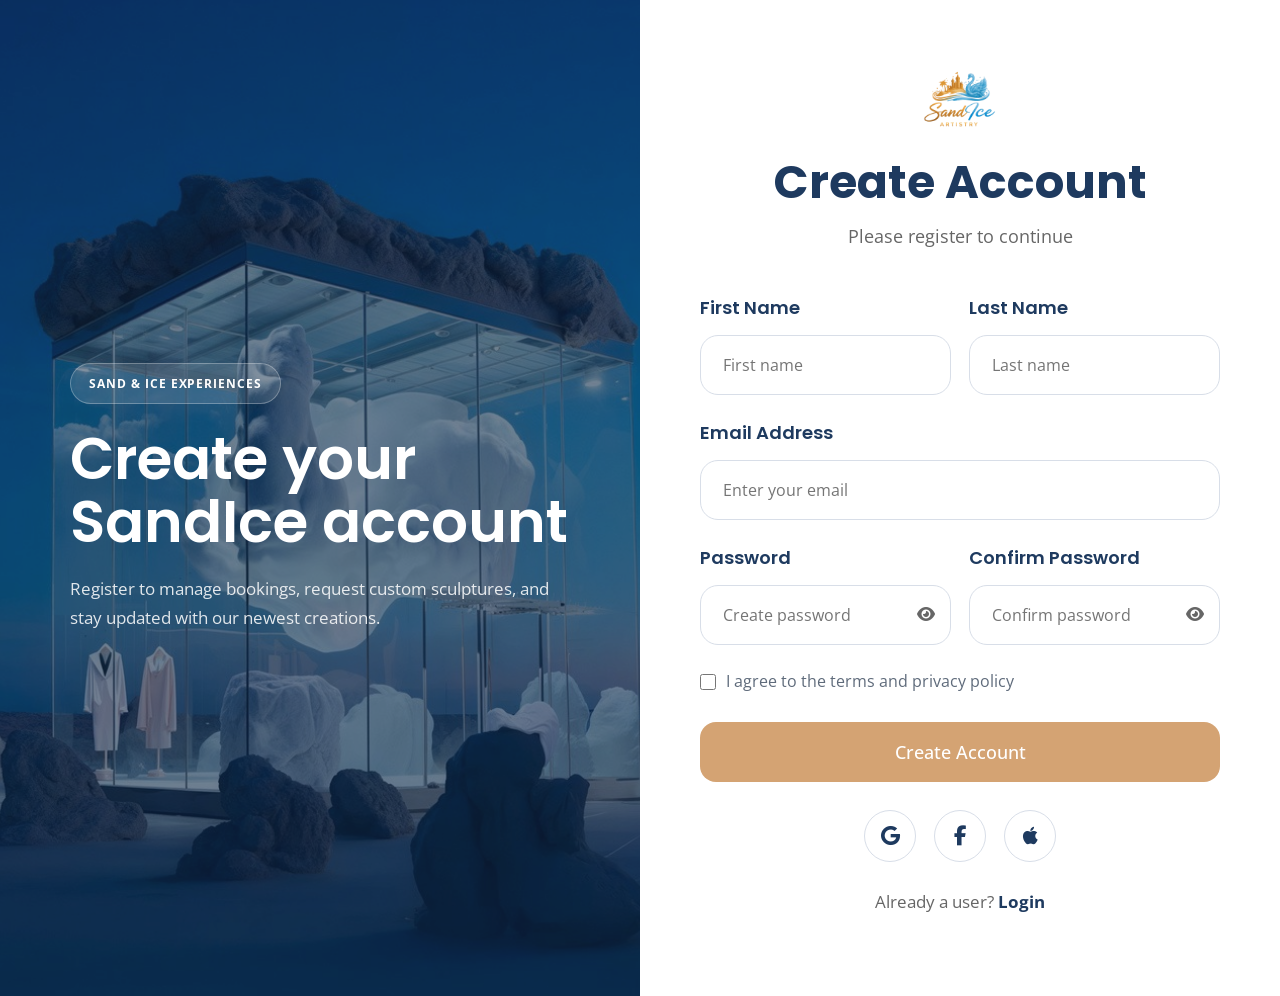
<file: register.html>
<!DOCTYPE html>
<html lang="en">

<head>
    <meta charset="UTF-8">
    <meta name="viewport" content="width=device-width, initial-scale=1.0">
    <title>SandIce Artistry</title>
    <link rel="stylesheet" href="https://cdnjs.cloudflare.com/ajax/libs/font-awesome/6.5.1/css/all.min.css">
    <link
        href="https://fonts.googleapis.com/css2?family=Poppins:wght@400;600;700&family=Open+Sans:wght@400;500&display=swap"
        rel="stylesheet">
    <link rel="icon" type="image/png" href="images/logo.png">
    <link rel="stylesheet" href="css/style.css">
    <link rel="stylesheet" href="css/register.css">
</head>

<body>
    <main class="auth-page">
        <section class="auth-shell">
            <div class="auth-split">
                <div class="auth-panel auth-panel-art auth-panel-register">
                    <div class="auth-panel-overlay"></div>
                    <div class="auth-panel-content">
                        <div class="auth-panel-copy">
                            <span class="auth-eyebrow">Sand & Ice Experiences</span>
                            <h1>Create your SandIce account</h1>
                            <p>
                                Register to manage bookings, request custom sculptures, and stay updated with our
                                newest creations.
                            </p>
                        </div>
                    </div>
                </div>

                <div class="auth-panel auth-panel-form">
                    <div class="auth-card">
                        <a href="index.html" class="auth-form-logo">
                            <img src="images/logo.png" alt="SandIce Logo">
                        </a>

                        <h2>Create Account</h2>
                        <p class="auth-subtext">Please register to continue</p>

                        <form class="auth-form">
                            <div class="auth-grid">
                                <div class="auth-field">
                                    <label for="registerFirstName">First Name</label>
                                    <input type="text" id="registerFirstName" name="firstName" placeholder="First name"
                                        required>
                                </div>

                                <div class="auth-field">
                                    <label for="registerLastName">Last Name</label>
                                    <input type="text" id="registerLastName" name="lastName" placeholder="Last name"
                                        required>
                                </div>
                            </div>

                            <div class="auth-field">
                                <label for="registerEmail">Email Address</label>
                                <input type="email" id="registerEmail" name="email" placeholder="Enter your email"
                                    required>
                            </div>

                            <div class="auth-grid">
                                <div class="auth-field">
                                    <label for="registerPassword">Password</label>
                                    <div class="password-field">
                                        <input type="password" id="registerPassword" name="password"
                                            placeholder="Create password" required>
                                        <button type="button" class="toggle-password" aria-label="Show password">
                                            <i class="fa-solid fa-eye"></i>
                                        </button>
                                    </div>
                                </div>

                                <div class="auth-field">
                                    <label for="registerConfirmPassword">Confirm Password</label>
                                    <div class="password-field">
                                        <input type="password" id="registerConfirmPassword" name="confirmPassword"
                                            placeholder="Confirm password" required>
                                        <button type="button" class="toggle-password" aria-label="Show password">
                                            <i class="fa-solid fa-eye"></i>
                                        </button>
                                    </div>
                                </div>
                            </div>

                            <div class="auth-options">
                                <label class="remember-me">
                                    <input type="checkbox" name="terms" required>
                                    <span>I agree to the terms and privacy policy</span>
                                </label>
                            </div>

                            <button type="submit" class="btn btn-primary auth-submit">Create Account</button>
                        </form>

                        <div class="auth-socials">
                            <a href="#" aria-label="Register with Google"><i class="fa-brands fa-google"></i></a>
                            <a href="#" aria-label="Register with Facebook"><i class="fa-brands fa-facebook-f"></i></a>
                            <a href="#" aria-label="Register with Apple"><i class="fa-brands fa-apple"></i></a>
                        </div>

                        <p class="auth-switch">
                            Already a user?
                            <a href="login.html">Login</a>
                        </p>
                    </div>
                </div>
            </div>
        </section>
    </main>
</body>

<script src="js/main.js"></script>

</html>
</file>
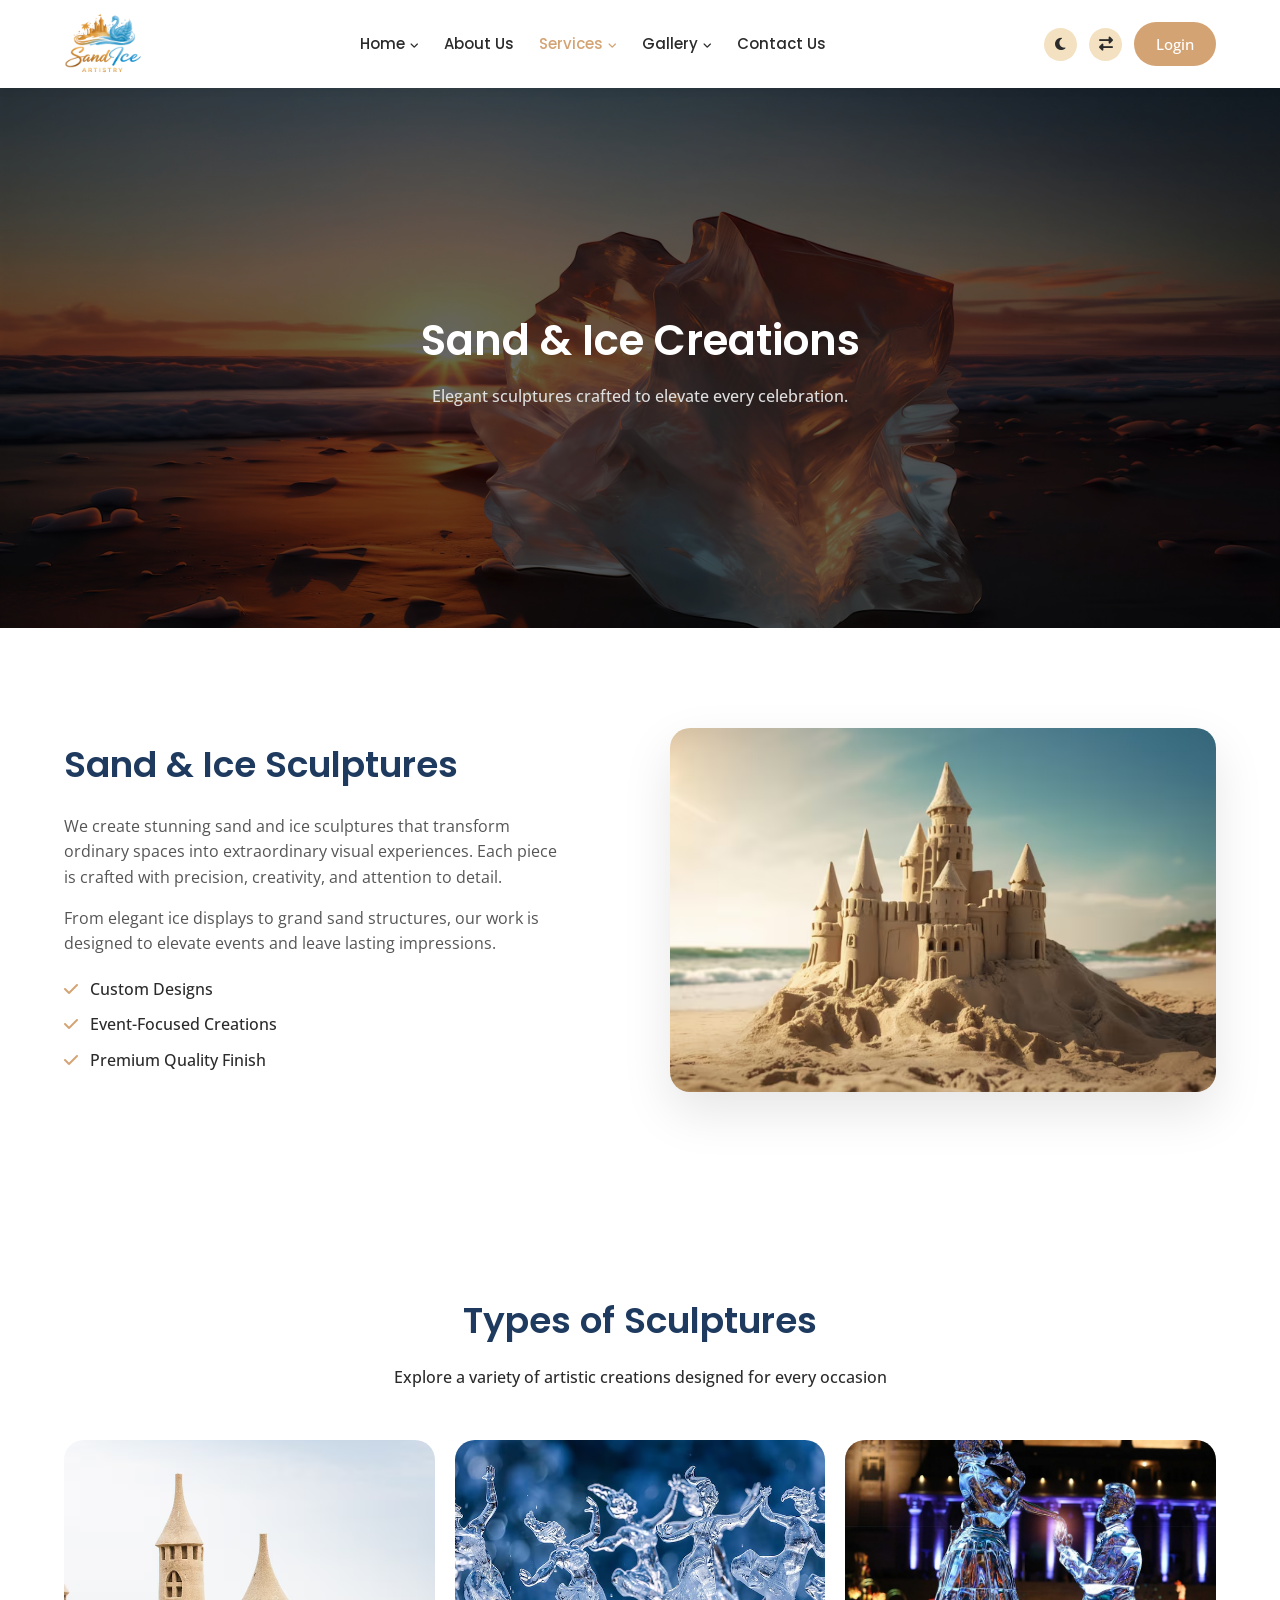
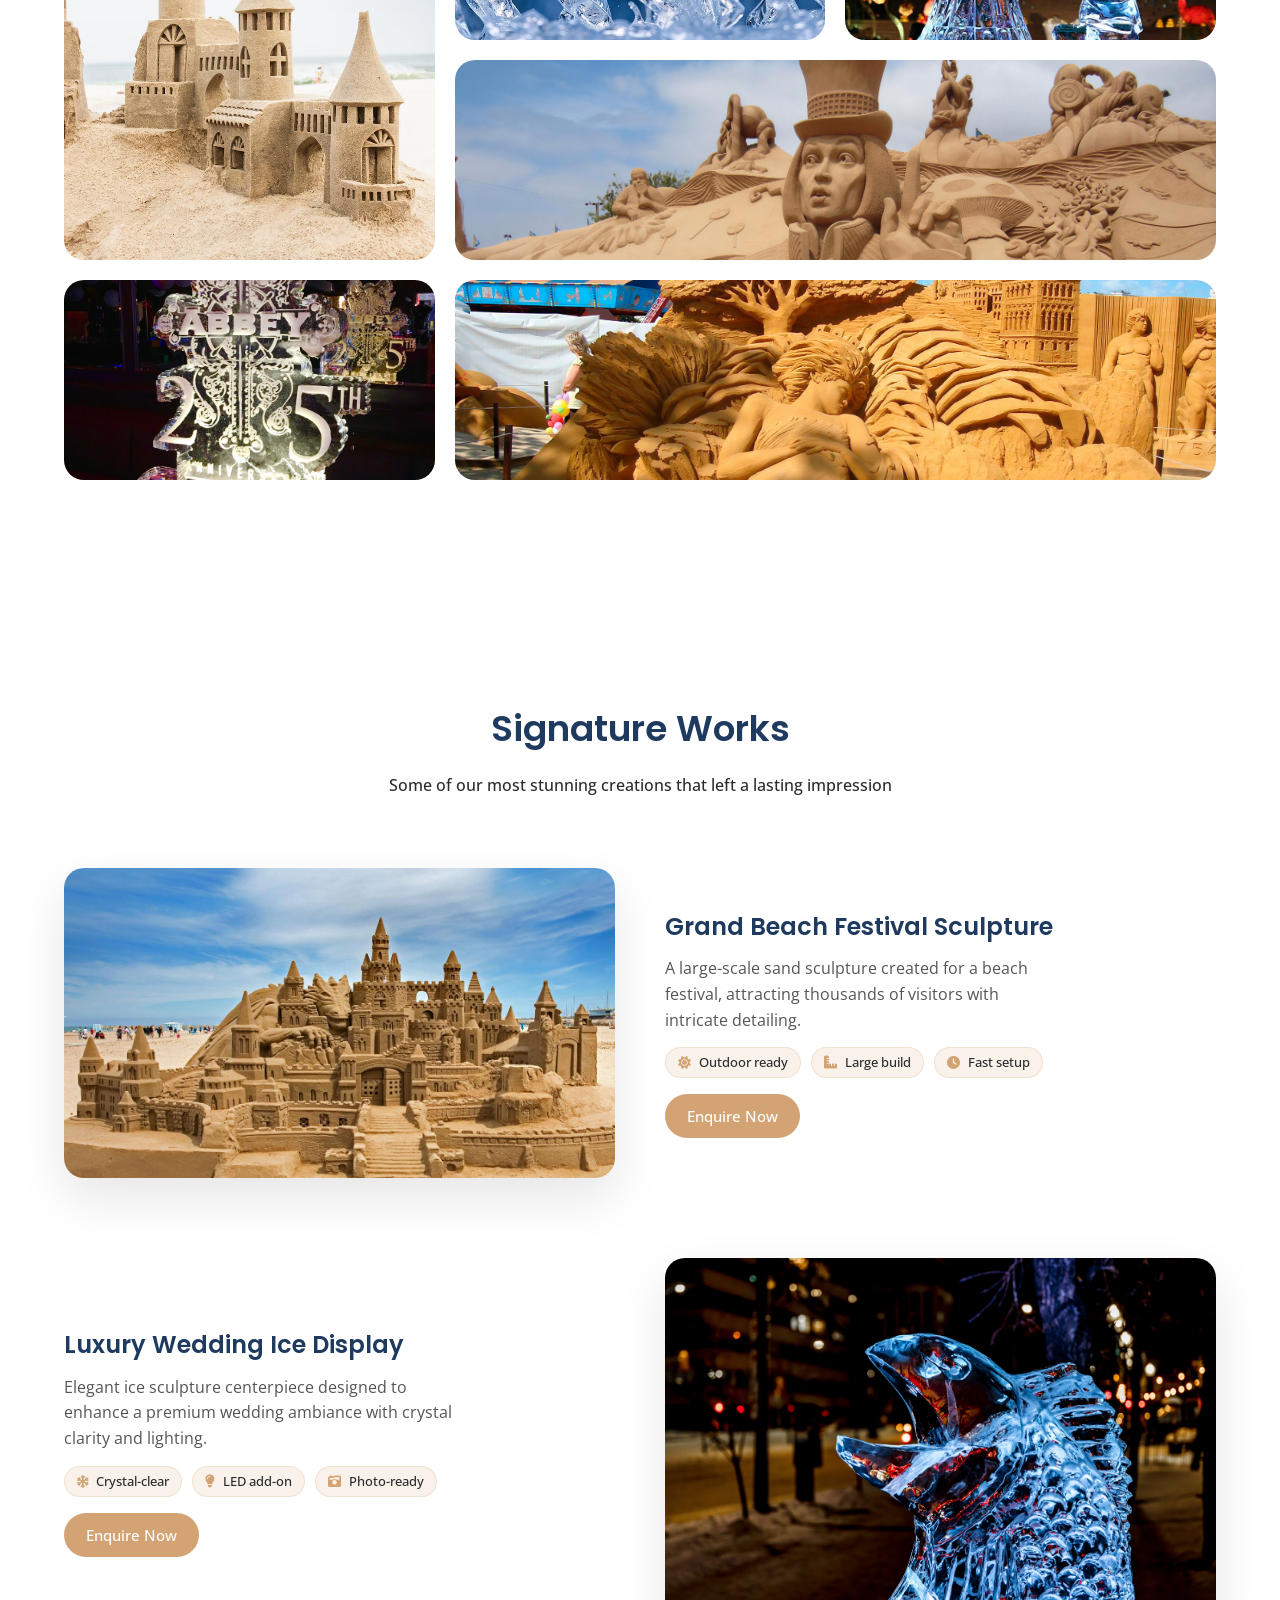
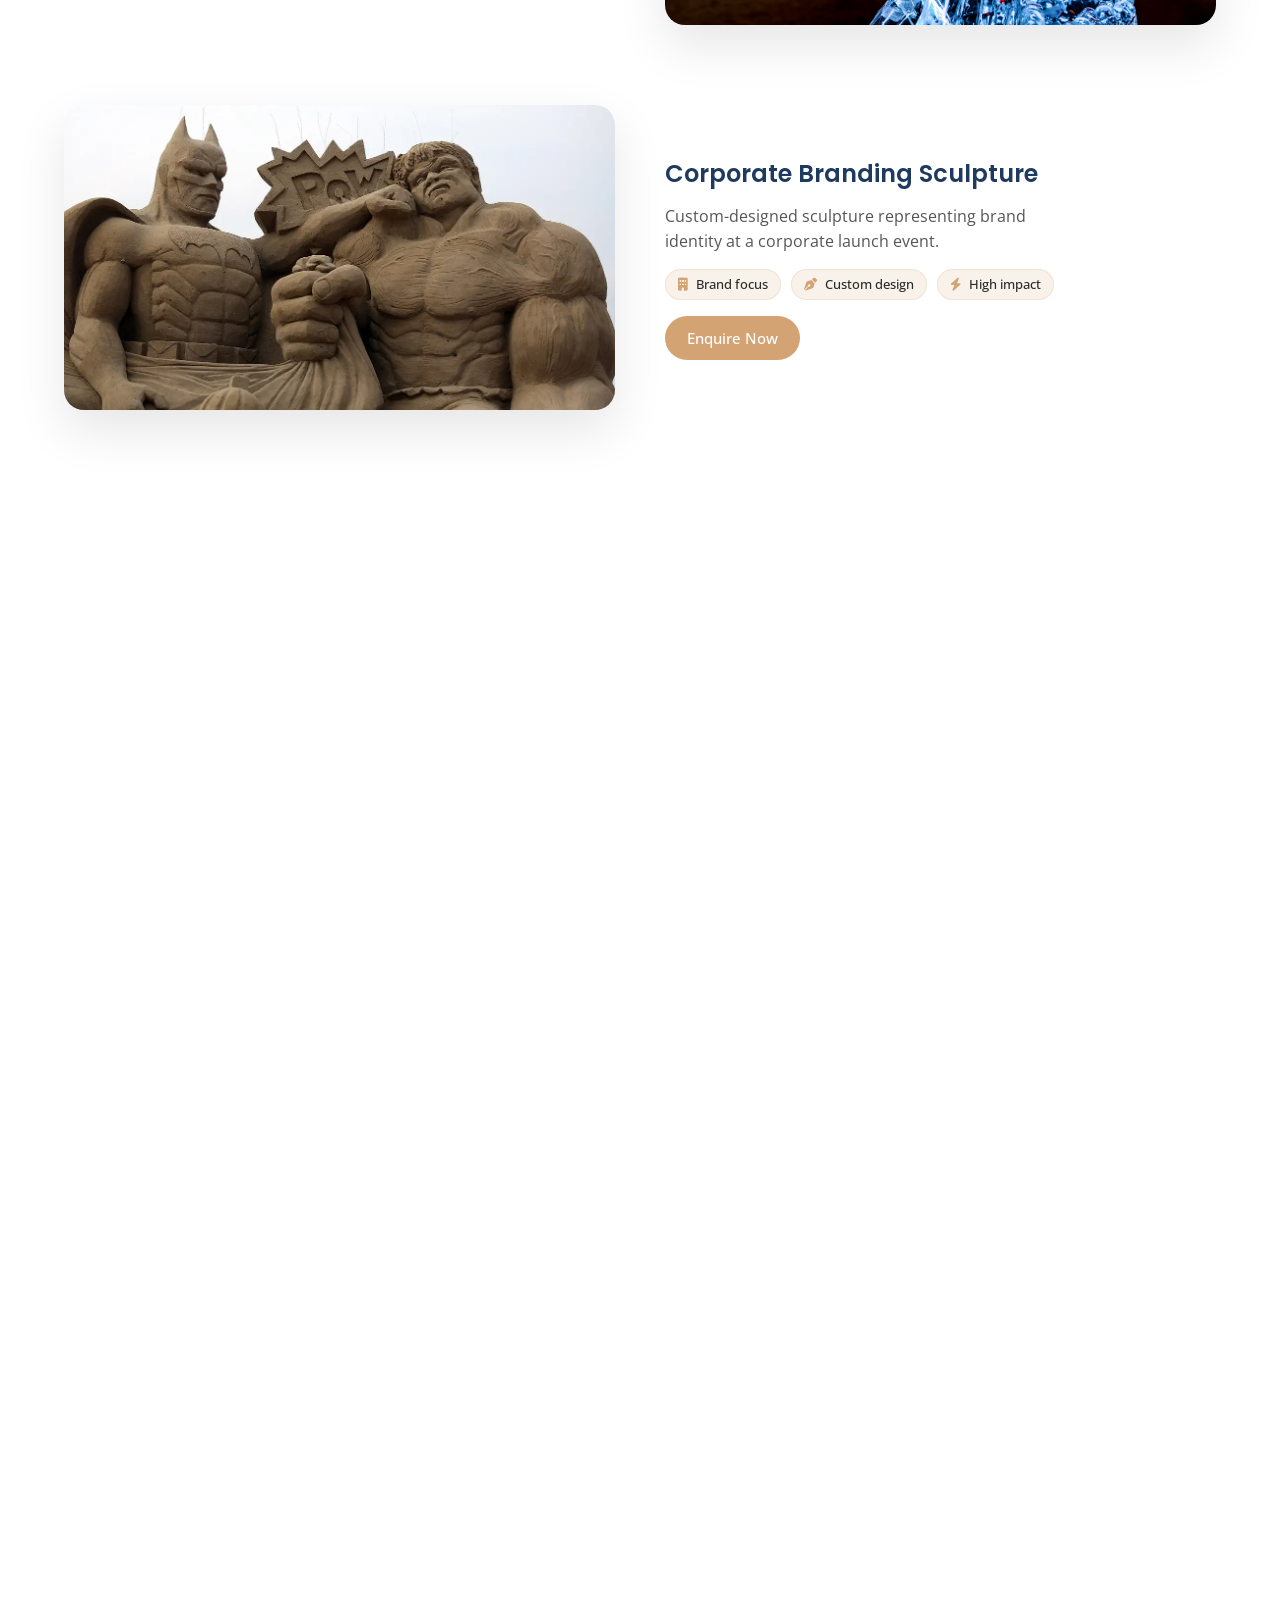
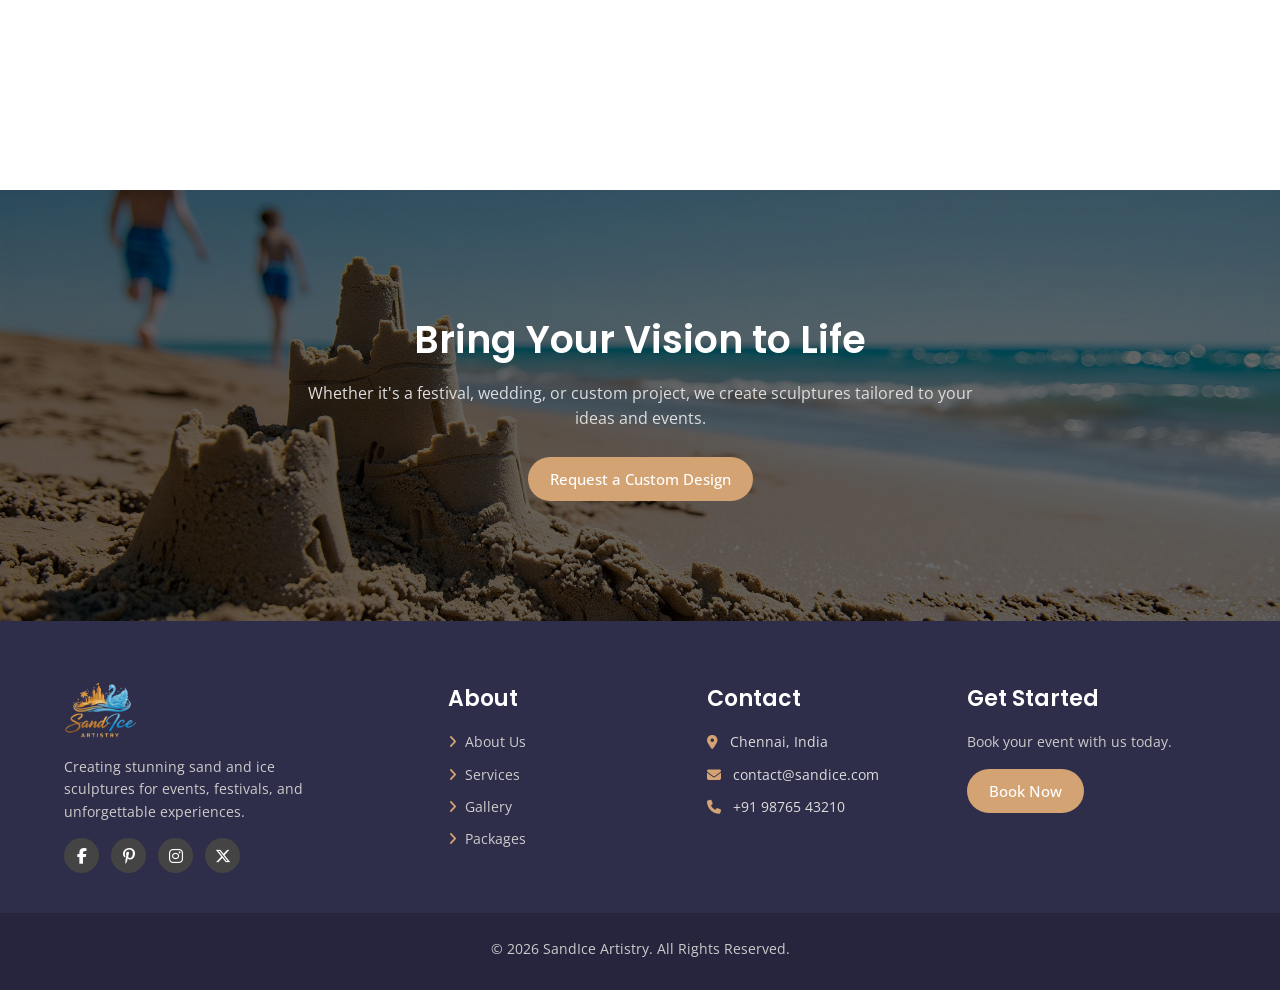
<file: sandice.html>
<!DOCTYPE html>
<html lang="en">

<head>
    <meta charset="UTF-8">
    <meta name="viewport" content="width=device-width, initial-scale=1.0">
    <title>SandIce Artistry</title>
    <link rel="stylesheet" href="https://cdnjs.cloudflare.com/ajax/libs/font-awesome/6.5.1/css/all.min.css">
    <link
        href="https://fonts.googleapis.com/css2?family=Poppins:wght@400;600;700&family=Open+Sans:wght@400;500&display=swap"
        rel="stylesheet">
    <link rel="icon" type="image/png" href="images/logo.png">
    <link rel="stylesheet" href="css/style.css">
</head>

<body class="has-navbar">


    <header class="navbar">
        <div class="container nav-container">

            <div class="logo">
                <a href="index.html" aria-label="Go to Home">
                    <img src="images/logo.png" alt="SandIce Logo">
                </a>
            </div>
            <!-- HAMBURGER -->
            <div class="menu-toggle">
                <i class="fa-solid fa-bars"></i>
            </div>

            <!-- MENU -->
            <nav class="menu">
                <ul>

                    <!-- HOME -->
                    <li class="dropdown">
                        <a href="#">Home <i class="fa-solid fa-angle-down"></i></a>
                        <ul class="dropdown-menu">
                            <li><a href="index.html">Home 1</a></li>
                            <li><a href="home2.html">Home 2</a></li>
                        </ul>
                    </li>

                    <!-- ABOUT -->
                    <li><a href="about.html">About Us</a></li>

                    <!-- SERVICES -->
                    <li class="dropdown">
                        <a href="#" class="active">Services <i class="fa-solid fa-angle-down"></i></a>
                        <ul class="dropdown-menu">
                            <li><a href="sandice.html" class="active">Sand & Ice Sculptures</a></li>
                            <li><a href="event.html">Event Sculptures</a></li>
                            <li><a href="booking.html">Festival Bookings</a></li>
                            <li><a href="packages.html">Packages</a></li>
                        </ul>
                    </li>

                    <!-- GALLERY -->
                    <li class="dropdown">
                        <a href="#">Gallery <i class="fa-solid fa-angle-down"></i></a>
                        <ul class="dropdown-menu">
                            <li><a href="art.html">SandIce Art </a></li>
                            <li><a href="highlight.html">Event Highlights</a></li>
                        </ul>
                    </li>


                    <!-- CONTACT -->
                    <li><a href="contact.html">Contact Us</a></li>

                    <li class="mobile-clone">

                        <!-- TOGGLES (SAME LINE) -->
                        <div class="mobile-toggles">
                            <button id="darkToggle" class="toggle-btn">
                                <i class="fa-solid fa-moon"></i>
                            </button>

                            <button id="rtlToggle" class="toggle-btn">
                                <i class="fa-solid fa-right-left"></i>
                            </button>
                        </div>

                        <!-- LOGIN BELOW -->
                        <div class="mobile-login">
                            <a href="login.html" class="btn btn-primary">Login</a>
                        </div>

                    </li>

                </ul>
            </nav>

            <!-- RIGHT SIDE -->
            <div class="nav-right">
                <!-- DARK MODE TOGGLE -->
                <button id="darkToggle" class="toggle-btn">
                    <i class="fa-solid fa-moon"></i>
                </button>

                <!-- RTL TOGGLE -->
                <button id="rtlToggle" class="toggle-btn">
                    <i class="fa-solid fa-right-left"></i>
                </button>

                <a href="login.html" class="btn btn-primary">Login</a>
            </div>
        </div>
    </header>


    <section class="contact-hero">

        <div class="hero-overlay"></div>

        <div class="container hero-content">
            <h1> Sand & Ice Creations</h1>
            <p>
                Elegant sculptures crafted to elevate every celebration.
            </p>
        </div>

    </section>


    <section class="service-overview">

        <div class="container service-overview-container">

            <!-- LEFT TEXT -->
            <div class="overview-text">
                <h2>Sand & Ice Sculptures</h2>

                <p>
                    We create stunning sand and ice sculptures that transform ordinary
                    spaces into extraordinary visual experiences. Each piece is crafted
                    with precision, creativity, and attention to detail.
                </p>

                <p>
                    From elegant ice displays to grand sand structures, our work is
                    designed to elevate events and leave lasting impressions.
                </p>

                <div class="overview-points">
                    <div><i class="fa-solid fa-check"></i> Custom Designs</div>
                    <div><i class="fa-solid fa-check"></i> Event-Focused Creations</div>
                    <div><i class="fa-solid fa-check"></i> Premium Quality Finish</div>
                </div>

            </div>

            <!-- RIGHT IMAGE -->
            <div class="overview-image">
                <img src="images/service-overview.jpg" alt="Sand Ice Sculpture">
            </div>

        </div>

    </section>


    <section class="types-section">

        <div class="container">

            <div class="types-header">
                <h2>Types of Sculptures</h2>
                <p>Explore a variety of artistic creations designed for every occasion</p>
            </div>

            <div class="types-grid">

                <!-- BIG -->
                <div class="type-box large">
                    <img src="images/sand-castle.jpg">
                    <div class="type-overlay">
                        <h3>Sand Castles</h3>
                    </div>
                </div>

                <!-- SMALL -->
                <div class="type-box">
                    <img src="images/ice-bar.jpg">
                    <div class="type-overlay">
                        <h3>Ice Bars</h3>
                    </div>
                </div>

                <div class="type-box">
                    <img src="images/wedding-sculpture.jpg">
                    <div class="type-overlay">
                        <h3>Wedding Sculptures</h3>
                    </div>
                </div>

                <!-- WIDE -->
                <div class="type-box wide">
                    <img src="images/festival-sculpture.jpg">
                    <div class="type-overlay">
                        <h3>Festival Sculptures</h3>
                    </div>
                </div>

                <div class="type-box">
                    <img src="images/custom-sculpture.jpg">
                    <div class="type-overlay">
                        <h3>Custom Designs</h3>
                    </div>
                </div>

                <div class="type-box wide">
                    <img src="images/live-sculpture.jpg">
                    <div class="type-overlay">
                        <h3>Live Festival Creations</h3>
                    </div>
                </div>

            </div>

        </div>

    </section>


    <section class="signature-section">

        <div class="container">

            <div class="signature-header">
                <h2>Signature Works</h2>
                <p>Some of our most stunning creations that left a lasting impression</p>
            </div>

            <!-- ITEM 1 -->
            <div class="signature-item">
                <div class="signature-img">
                    <img src="images/signature1.jpg">
                </div>
                <div class="signature-content">
                    <h3>Grand Beach Festival Sculpture</h3>
                    <p>
                        A large-scale sand sculpture created for a beach festival,
                        attracting thousands of visitors with intricate detailing.
                    </p>
                    <div class="signature-meta" aria-label="Quick specs">
                        <span class="signature-chip"><i class="fa-solid fa-sun"></i> Outdoor ready</span>
                        <span class="signature-chip"><i class="fa-solid fa-ruler-combined"></i> Large build</span>
                        <span class="signature-chip"><i class="fa-solid fa-clock"></i> Fast setup</span>
                    </div>
                    <a href="contact.html" class="btn btn-primary signature-btn">Enquire Now</a>
                </div>
            </div>

            <!-- ITEM 2 -->
            <div class="signature-item reverse">
                <div class="signature-img">
                    <img src="images/signature2.jpg">
                </div>
                <div class="signature-content">
                    <h3>Luxury Wedding Ice Display</h3>
                    <p>
                        Elegant ice sculpture centerpiece designed to enhance a premium
                        wedding ambiance with crystal clarity and lighting.
                    </p>
                    <div class="signature-meta" aria-label="Quick specs">
                        <span class="signature-chip"><i class="fa-solid fa-snowflake"></i> Crystal-clear</span>
                        <span class="signature-chip"><i class="fa-solid fa-lightbulb"></i> LED add-on</span>
                        <span class="signature-chip"><i class="fa-solid fa-camera-retro"></i> Photo-ready</span>
                    </div>
                    <a href="contact.html" class="btn btn-primary signature-btn">Enquire Now</a>
                </div>
            </div>

            <!-- ITEM 3 -->
            <div class="signature-item">
                <div class="signature-img">
                    <img src="images/signature3.jpg">
                </div>
                <div class="signature-content">
                    <h3>Corporate Branding Sculpture</h3>
                    <p>
                        Custom-designed sculpture representing brand identity at a
                        corporate launch event.
                    </p>
                    <div class="signature-meta" aria-label="Quick specs">
                        <span class="signature-chip"><i class="fa-solid fa-building"></i> Brand focus</span>
                        <span class="signature-chip"><i class="fa-solid fa-pen-nib"></i> Custom design</span>
                        <span class="signature-chip"><i class="fa-solid fa-bolt"></i> High impact</span>
                    </div>
                    <a href="contact.html" class="btn btn-primary signature-btn">Enquire Now</a>
                </div>
            </div>

        </div>

    </section>

    <section class="materials-parallax">

        <!-- SAND -->
        <div class="material-parallax sand">
            <img class="parallax-bg" src="images/sand-material.jpg" alt="">
            <div class="material-overlay"></div>

            <div class="container material-content">
                <h2>Sand Craftsmanship</h2>
                <p>
                    We use fine-grain sand to create stable and detailed sculptures,
                    designed to withstand outdoor conditions with artistic precision.
                </p>
            </div>

        </div>

        <!-- ICE -->
        <div class="material-parallax ice">
            <img class="parallax-bg" src="images/ice-material.jpg" alt="">
            <div class="material-overlay"></div>

            <div class="container material-content">
                <h2>Ice Art Precision</h2>
                <p>
                    Crafted using crystal-clear ice blocks, our sculptures reflect
                    elegance and perfection with every detail.
                </p>
            </div>

        </div>

    </section>


    <section class="filter-section">

        <div class="container">

            <div class="filter-header">
                <h2>Design Possibilities</h2>
                <p>Explore designs based on material and style</p>
            </div>

            <!-- BUTTONS -->
            <div class="filter-buttons">
                <button class="filter-btn active" data-filter="sand">Sand Designs</button>
                <button class="filter-btn" data-filter="ice">Ice Designs</button>
            </div>

            <!-- GRID -->
            <div class="filter-grid">

                <!-- SAND -->
                <div class="filter-card sand">
                    <img src="images/filter1.jpg" alt="">
                    <h3>Sand Castles</h3>
                </div>

                <div class="filter-card sand">
                    <img src="images/filter2.jpg" alt="">
                    <h3>Festival Sculptures</h3>
                </div>

                <div class="filter-card sand">
                    <img src="images/filter3.jpg" alt="">
                    <h3>Theme Sand Art</h3>
                </div>

                <div class="filter-card sand">
                    <img src="images/filter4.jpg" alt="">
                    <h3>3D Sand Characters</h3>
                </div>

                <!-- ICE -->
                <div class="filter-card ice">
                    <img src="images/filter5.jpg" alt="">
                    <h3>Ice Bars</h3>
                </div>

                <div class="filter-card ice">
                    <img src="images/filter6.jpg" alt="">
                    <h3>Wedding Ice Designs</h3>
                </div>

                <div class="filter-card ice">
                    <img src="images/filter7.jpg" alt="">
                    <h3>Ice Logo Sculptures</h3>
                </div>

                <div class="filter-card ice">
                    <img src="images/filter8.jpg" alt="">
                    <h3>Crystal Ice Displays</h3>
                </div>

            </div>

        </div>

    </section>

    <section class="service-cta sandice-cta">

        <div class="cta-overlay"></div>

        <div class="container service-cta-container">

            <h2>Bring Your Vision to Life</h2>

            <p>
                Whether it's a festival, wedding, or custom project, we create
                sculptures tailored to your ideas and events.
            </p>

            <div class="service-cta-buttons">
                <a href="#" class="btn btn-primary">Request a Custom Design</a>
            </div>

        </div>

    </section>

    <footer class="footer">
        <div class="container footer-container">

            <!-- LEFT: LOGO + TEXT -->
            <div class="footer-col">
                <a href="index.html" aria-label="Go to Home">
                    <img src="images/logo.png" alt="logo" class="footer-logo">
                </a>
                <p>
                    Creating stunning sand and ice sculptures for events, festivals, and unforgettable experiences.
                </p>

                <div class="social-icons">
                    <a href="#"><i class="fa-brands fa-facebook-f"></i></a>
                    <a href="#"><i class="fa-brands fa-pinterest-p"></i></a>
                    <a href="#"><i class="fa-brands fa-instagram"></i></a>
                    <a href="#"><i class="fa-brands fa-x-twitter"></i></a>
                </div>
            </div>

            <!-- ABOUT -->
            <div class="footer-col">
                <h4>About</h4>
                <ul>
                    <li><a href="#"><i class="fa-solid fa-angle-right"></i>About Us</a></li>
                    <li><a href="#"><i class="fa-solid fa-angle-right"></i>Services</a></li>
                    <li><a href="#"><i class="fa-solid fa-angle-right"></i>Gallery</a></li>
                    <li><a href="#"><i class="fa-solid fa-angle-right"></i>Packages</a></li>
                </ul>
            </div>

            <!-- CONTACT -->
            <div class="footer-col">
                <h4>Contact</h4>
                <ul>
                    <li><i class="fa-solid fa-location-dot"></i> Chennai, India</li>
                    <li><i class="fa-solid fa-envelope"></i> contact@sandice.com</li>
                    <li><i class="fa-solid fa-phone"></i> +91 98765 43210</li>
                </ul>
            </div>

            <!-- CTA -->
            <div class="footer-col">
                <h4>Get Started</h4>
                <p>Book your event with us today.</p>
                <a href="#" class="btn btn-primary">Book Now</a>
            </div>

        </div>

        <!-- BOTTOM -->
        <div class="footer-bottom">
            <div class="container footer-bottom-container">
                <p>© 2026 SandIce Artistry. All Rights Reserved.</p>
            </div>
        </div>
    </footer>

    <button id="scrollTopBtn">
        <i class="fa-solid fa-arrow-up"></i>
    </button>

    <script src="js/main.js"></script>

</body>

</html>
</file>
<file: css/style.css>
/******************************Global Reset*******************************/
* {
    margin: 0;
    padding: 0;
    box-sizing: border-box;
}

/* ROOT COLORS */
:root {
    --primary-1: #1E3A5F;
    --primary-2: #AEE6F9;
    --secondary-1: #D4A373;
    --secondary-2: #F4E1C1;
    --neutral-1: #FFFFFF;
    --neutral-2: #2B2B2B;

    /* Typography weights */
    --heading-weight: 600;
    --subheading-weight: 500;
}

/* GLOBAL BODY */
body {
    font-family: 'Open Sans', sans-serif;
    font-size: 16px;
    color: var(--neutral-2);
    background: var(--neutral-1);
    line-height: 1.6;
    -webkit-font-smoothing: antialiased;
    -moz-osx-font-smoothing: grayscale;
}

html {
    scroll-behavior: smooth;
}

html,
body {
    overflow-x: hidden;
}

section {
    padding: 50px 0;
}

h2 {
    margin-bottom: 15px;
}

::selection {
    background: var(--secondary-2);
    color: var(--neutral-2);
}

/* ================= REVEAL ON SCROLL ================= */
.reveal {
    opacity: 0;
    transform: translate3d(0, 18px, 0);
    transition: opacity 650ms ease, transform 650ms cubic-bezier(0.2, 0.8, 0.2, 1);
    will-change: opacity, transform;
}

.reveal.is-revealed {
    opacity: 1;
    transform: none;
}

@media (prefers-reduced-motion: reduce) {
    .reveal {
        opacity: 1;
        transform: none;
        transition: none;
    }
}

/* GLOBAL CONTAINER */
.container {
    width: 90%;
    max-width: 1200px;
    margin: 0 auto;
}

/* HEADINGS (Poppins) */
h1,
h2,
h3,
h4,
h5,
h6 {
    font-family: 'Poppins', sans-serif;
    color: var(--primary-1);
    font-weight: var(--heading-weight);
}

/* FONT SIZES (Global System) */
h1 {
    font-size: 48px;
}

h2 {
    font-size: 36px;
}

h3 {
    font-size: 28px;
}

h4 {
    font-size: 22px;
}

h5 {
    font-size: 18px;
}

h6 {
    font-size: 16px;
}

/* PARAGRAPH */
p {
    font-size: 16px;
    margin: 10px 0;
}

/* SECTION SUBHEADING (shared) */
.section-subheading {
    font-size: 16px;
    opacity: 0.85;
    font-weight: var(--subheading-weight);
}

/* Subheadings across the site */
[class$="-header"] p,
.hero-content p {
    font-weight: var(--subheading-weight);
}

/* TYPOGRAPHY CONSISTENCY (P / UL / LI) */
p,
ul,
li {
    font-family: 'Open Sans', sans-serif;
    font-size: 16px;
    font-weight: 400;
}

/* LINKS */
a {
    text-decoration: none;
    color: var(--primary-1);
    transition: 0.3s;
}

a:hover {
    color: var(--secondary-1);
}

ul {
    list-style: none;
}

img {
    max-width: 100%;
    height: auto;
    display: block;
}

/* GLOBAL BUTTON BASE */
.btn {
    display: inline-block;
    padding: 10px 22px;
    font-size: 15px;
    font-weight: 500;
    font-family: 'Open Sans', sans-serif;
    border-radius: 25px;
    text-decoration: none;
    border: none;
    cursor: pointer;
    transition: all 0.3s ease;
}

/* PRIMARY BUTTON (Main CTA) */
.btn-primary {
    background: var(--secondary-1);
    color: var(--neutral-1);
}

.btn-primary:hover {
    background: var(--primary-1);
    transform: translateY(-2px);
}

/* SECONDARY BUTTON */
.btn-secondary {
    background: var(--primary-1);
    color: var(--neutral-1);
}

.btn-secondary:hover {
    background: var(--secondary-1);
    transform: translateY(-2px);
}

/* OUTLINE BUTTON */
.btn-outline {
    background: transparent;
    border: 2px solid var(--primary-1);
    color: var(--primary-1);
}

.btn-outline:hover {
    background: var(--primary-1);
    color: var(--neutral-1);
}

/* LIGHT BUTTON */
.btn-light {
    background: var(--secondary-2);
    color: var(--neutral-2);
}

.btn-light:hover {
    background: var(--secondary-1);
    color: var(--neutral-1);
}

.btn:active {
    transform: scale(0.97);
}

button:focus,
a:focus {
    outline: none;
}

/* ACTIVE LINK */
.menu ul li a.active {
    color: var(--secondary-1);
}

.menu ul li a:hover,
.menu ul li a.active {
    color: var(--secondary-1);
}

.dropdown-menu li a.active {
    color: var(--secondary-1);
}

/**************SCROLL TO TOP*************/

#scrollTopBtn {
    position: fixed;
    bottom: 25px;
    right: 25px;

    width: 45px;
    height: 45px;

    border: none;
    border-radius: 50%;

    background: var(--secondary-1);
    /* 🔥 sand color */
    color: #fff;

    display: flex;
    align-items: center;
    justify-content: center;

    font-size: 16px;
    cursor: pointer;

    opacity: 0;
    visibility: hidden;

    transition: 0.3s;
    z-index: 999;
}

/* SHOW BUTTON */
#scrollTopBtn.show {
    opacity: 1;
    visibility: visible;
}

/* HOVER */
#scrollTopBtn:hover {
    background: var(--primary-1);
    /* 🔵 ice contrast */
}

@media (max-width: 768px) {
    #scrollTopBtn {
        width: 40px;
        height: 40px;
        bottom: 20px;
        right: 20px;
    }
}



/*********************************Header***************************/

/* NAVBAR */
.navbar {
    background: var(--neutral-1);
    box-shadow: 0 2px 10px rgba(0, 0, 0, 0.05);
    width: 100%;
    position: fixed;
    top: 0;
    left: 0;
    right: 0;
    z-index: 1000;
}

.has-navbar {
    padding-top: 88px;
}

/* NAV CONTAINER */
.nav-container {
    display: flex;
    align-items: center;
    justify-content: space-between;
    height: 88px;
}

/* LOGO */
.logo img {
    height: 64px;
    width: auto;
}

/* MENU */
.menu>ul {
    display: flex;
    gap: 25px;
    align-items: center;
}

.menu>ul>li {
    position: relative;
}

.menu>ul>li>a {
    color: var(--neutral-2);
    display: flex;
    align-items: center;
    gap: 5px;
    padding: 4px 0;
    line-height: 1.2;
}

.menu>ul>li>a:hover {
    color: var(--primary-1);
}

.menu>ul>li>a i {
    font-size: 10px;
    transform: translateY(1px);
    line-height: 1;
}

.menu ul li a {
    font-family: 'Poppins', sans-serif;
    font-size: 15px;
    font-weight: 500;
    color: var(--neutral-2);
    display: flex;
    align-items: center;
    gap: 5px;
}

/* DROPDOWN */
.dropdown {
    position: relative;
}

.dropdown-menu {
    position: absolute;
    top: 45px;
    left: 0;
    background: var(--neutral-1);
    display: flex;
    flex-direction: column;
    min-width: 200px;
    width: max-content;
    max-width: 200px;
    border-radius: 8px;
    box-shadow: 0 8px 25px rgba(0, 0, 0, 0.08);
    padding: 6px 0;
    opacity: 0;
    visibility: hidden;
    transform: translateY(10px);
    transition: all 0.3s ease;
}

/* SHOW DROPDOWN (ONLY THIS — removed duplicate) */
.dropdown:hover .dropdown-menu {
    opacity: 1;
    visibility: visible;
    transform: translateY(0);
}

/* DROPDOWN LINKS */
.dropdown-menu li a {
    padding: 8px 8px 8px 12px;
    display: block;
    font-size: 14px;
    white-space: nowrap;
}

.dropdown-menu li a:hover {
    background: var(--neutral-1);
}

/* RIGHT SIDE */
.nav-right {
    display: flex;
    align-items: center;
    gap: 12px;
}

/* TOGGLE BUTTON (SAME SIZE) */
.toggle-btn {
    width: 33px;
    height: 33px;
    background: var(--secondary-2);
    border: none;
    border-radius: 50%;
    cursor: pointer;
    color: var(--neutral-2);
    display: flex;
    align-items: center;
    justify-content: center;
    font-size: 14px;
    transition: 0.3s;
}

/* HOVER */
.toggle-btn:hover {
    background: var(--secondary-1);
    color: var(--neutral-1);
}

/* ACTIVE STATE */
.toggle-btn.active {
    background: var(--secondary-1);
    color: var(--neutral-1);
    box-shadow: 0 4px 12px rgba(0, 0, 0, 0.15);
}



/********************************* FOOTER *********************************/

.footer {
    background: #2f2e4a;
    /* dark elegant tone */
    color: #ddd;
    padding-top: 60px;
}

/* CONTAINER */
.footer-container {
    display: grid;
    grid-template-columns: repeat(4, 1fr);
    gap: 10px;
}

.footer-container {
    grid-template-columns: 1.5fr 1fr 1fr 1fr;
}

.footer-col:first-child {
    max-width: 260px;
}

/* LOGO */
.footer-logo {
    height: 50px;
    margin-bottom: 15px;
}

/* TEXT */
.footer p {
    font-size: 14px;
    color: #ccc;
    margin-bottom: 15px;
}

/* HEADINGS */
.footer h4 {
    font-family: 'Poppins', sans-serif;
    color: #fff;
    margin-bottom: 15px;
}

.footer ul {
    list-style: none;
    padding: 0;
    margin: 0;
}

/* LINKS */
.footer ul li {
    margin-bottom: 10px;
    font-size: 14px;
}

.footer ul li a {
    color: #ccc;
    transition: 0.3s;
}

.footer ul li a:hover {
    color: var(--secondary-1);
}

/* CONTACT ICONS */
.footer ul li i {
    margin-right: 8px;
    color: var(--secondary-1);
}

/* SOCIAL ICONS */
.social-icons {
    display: flex;
    gap: 12px;
}

.social-icons a {
    width: 35px;
    height: 35px;
    background: #444;
    display: flex;
    align-items: center;
    justify-content: center;
    border-radius: 50%;
    color: #fff;
    transition: 0.3s;
}

.social-icons a:hover {
    background: var(--secondary-1);
    color: #fff;
}

/* LINKS */
.footer-links-list li a {
    display: flex;
    align-items: center;
    gap: 8px;
    color: #ccc;
    transition: all 0.3s ease;
}

/* ARROW */
.footer-links-list li a i {
    font-size: 12px;
    color: #ccc;
    transition: color 0.3s ease;
}

/* HOVER EFFECT (MOVE WHOLE LINK 🔥) */
.footer-links-list li a:hover {
    color: var(--secondary-1);
    /* sand color */
    transform: translateX(6px);
    /* move full content */
}

/* ARROW COLOR CHANGE */
.footer-links-list li a:hover i {
    color: var(--secondary-1);
}

/* FOOTER BOTTOM */
.footer-bottom {
    background: #26253d;
    margin-top: 40px;
    padding: 15px 0;
}

.footer-bottom-container {
    display: flex;
    justify-content: center;
    align-items: center;
}

.footer-logo {
    height: 60px;
    /* increase this */
    width: auto;
}

/********************************* HERO SLIDER *********************************/

.hero-slider {
    position: relative;
    height: 90vh;
    margin: 0;
    padding: 0;
    overflow: hidden;
}

.hero-slider,
.slide {
    margin-top: 0;
}

/* SLIDE */
.slide {
    position: absolute;
    width: 100%;
    height: 100%;
    background-size: cover;
    background-position: center;
    opacity: 0;
    transition: opacity 0.8s ease-in-out;
}

/* ACTIVE SLIDE */
.slide.active {
    opacity: 1;
    z-index: 1;
}

/* OVERLAY */
.overlay {
    position: absolute;
    width: 100%;
    height: 100%;
    background: rgba(0, 0, 0, 0.5);
}

/* CENTER CONTENT */
.slide-content {
    position: relative;
    z-index: 2;
    color: #fff;
    height: 100%;
    display: flex;
    flex-direction: column;
    justify-content: center;
    align-items: center;
    /* center horizontally */
    text-align: center;
    /* center text */
}

.slide-content h1 {
    font-size: 48px;
    margin-bottom: 15px;
    margin-top: 0;
    color: #fff;
}

.slide-content p {
    max-width: 500px;
    margin-bottom: 20px;
    color: #eee;
}

/* ARROWS */
.arrow {
    position: absolute;
    top: 50%;
    transform: translateY(-50%);
    width: 45px;
    height: 45px;
    border: none;
    border-radius: 50%;
    background: rgba(0, 0, 0, 0.5);
    color: #fff;
    cursor: pointer;
    z-index: 3;
    display: flex;
    align-items: center;
    justify-content: center;
    transition: 0.3s;
}

.arrow:hover {
    background: var(--secondary-1);
}

/* LEFT */
.prev {
    left: 20px;
}

/* RIGHT */
.next {
    right: 20px;
}

.slide-content h1 {
    margin-bottom: 15px;
}

.slide-content p {
    margin-bottom: 20px;
    max-width: 500px;
}

.slide-content .btn {
    margin-top: 10px;
}

/********************************* BRAND ART *********************************/
.brand-art {
    background: linear-gradient(to right,
            var(--secondary-2) 50%,
            var(--neutral-1) 50%);
}

.brand-art {
    padding: 80px 0;
}

/* LAYOUT */
.brand-art-container {
    display: grid;
    grid-template-columns: 1.2fr 1fr;
    align-items: center;
    gap: 50px;
}

/* IMAGE WRAPPER */
.brand-art-image {
    position: relative;
    overflow: hidden;
}

/* TEXT */
.brand-art-text h2 {
    font-size: 36px;
    margin-bottom: 15px;
}

.brand-art-text p {
    margin-bottom: 15px;
    line-height: 1.6;
    max-width: 500px;
}

.brand-art-text .btn {
    margin-top: 10px;
}

/******************************float section***********************************/

.gallery-section {
    padding: 100px 0;
}

/* HEADER */
.gallery-header {
    text-align: center;
    margin-bottom: 50px;
}

.masonry-gallery {
    display: grid;
    grid-template-columns: repeat(3, 1fr);
    gap: 20px;
}

/* COMMON IMAGE */
.masonry-gallery img {
    width: 100%;
    height: 100%;
    object-fit: cover;
    border-radius: 12px;
    display: block;
    transition: 0.4s ease;
}

/* DIFFERENT HEIGHTS 🔥 */
.masonry-gallery img:nth-child(1) {
    grid-row: span 2;
}

.masonry-gallery img:nth-child(4) {
    grid-row: span 2;
}

.masonry-gallery img:nth-child(7) {
    grid-row: span 2;
}

.masonry-gallery img:hover {
    transform: scale(1.05);
    filter: brightness(1.05);
}

/********************************* JOURNEY *********************************/

.journey-section {
    padding: 100px 0;
    position: relative;
}

/* HEADER */
.journey-header {
    text-align: center;
    margin-bottom: 60px;
}

.journey-header h2 {
    font-size: 38px;
}

/* TRACK */
.journey-track {
    display: flex;
    justify-content: space-between;
    position: relative;
}

/* LINE */
.journey-track::before {
    content: "";
    position: absolute;
    top: 40px;
    left: 0;
    width: 100%;
    height: 2px;
    background: var(--secondary-1);
    z-index: 0;
}

/* STEP */
.journey-step {
    width: 22%;
    text-align: center;
    position: relative;
    padding: 20px;
    border-radius: 15px;

    /* 🔥 GLASS EFFECT */
    background: var(--neutral-1);
    border: 1px solid rgba(30, 58, 95, 0.08);
    z-index: 1;

    transition: 0.3s;
}

/* NUMBER */
.journey-step span {
    font-size: 28px;
    font-weight: 700;
    color: var(--secondary-1);
    display: block;
    margin-bottom: 10px;
}

/* HOVER */
.journey-step:hover {
    transform: translateY(-10px);
    box-shadow: 0 10px 30px rgba(0, 0, 0, 0.1);
}

.journey-step {
    position: relative;
    overflow: hidden;
}

.journey-step::before {
    content: "";
    position: absolute;
    bottom: 0;
    right: 0;
    width: 100%;
    height: 120px;

    background: url("data:image/svg+xml,%3Csvg viewBox='0 0 500 150' xmlns='http://www.w3.org/2000/svg'%3E%3Cpath fill='%23AEE6F9' d='M0,100 C150,180 350,0 500,100 L500,150 L0,150 Z'/%3E%3C/svg%3E");

    background-size: cover;
    opacity: 0.5;
}

/* CONTENT ABOVE */
.journey-step * {
    position: relative;
    z-index: 1;
}

/********************************* IMPACT SECTION *********************************/

.impact-section {
    position: relative;
    padding: 120px 0;

    /* BACKGROUND IMAGE */
    background: url("../images/impact-bg.jpg") center/cover no-repeat;
}

/* OVERLAY */
.impact-overlay {
    position: absolute;
    width: 100%;
    height: 100%;
    background: rgba(0, 0, 0, 0.6);
    /* dark overlay */
    top: 0;
    left: 0;
}

/* CONTENT */
.impact-content {
    position: relative;
    z-index: 2;
    text-align: center;
    color: #fff;
}

/* HEADER */
.impact-header h2 {
    font-size: 38px;
    margin-bottom: 10px;
}

.impact-header h2 {
    color: #fff;
}

.impact-header p {
    color: rgba(255, 255, 255, 0.8);
}

.impact-header p {
    margin-bottom: 50px;
    color: #ddd;
}

/* WRAPPER */
.impact-wrapper {
    display: flex;
    justify-content: center;
    gap: 120px;
    flex-wrap: wrap;
}

/* ITEM */
.impact-item h3 {
    font-size: 48px;
    color: var(--secondary-1);
    /* sand highlight */
}

.counter.counter-plus::after {
    content: "+";
    margin-left: 3px;
    font-size: 0.6em;
    position: relative;
    top: -0.35em;
}

.impact-item span {
    display: block;
    margin-top: 8px;
    font-size: 14px;
    letter-spacing: 1px;
}

.impact-section {
    background: url("../images/impact-bg.jpg") center/cover no-repeat;
    background-attachment: fixed;
}

/**********************************services section**********************/

.services-section {
    padding: 100px 0;
    background: var(--neutral-1);
    position: relative;
    overflow: hidden;
}

/* 🔵 ICE BLOB */
.services-section::before {
    content: "";
    position: absolute;
    top: -80px;
    right: -80px;
    width: 250px;
    height: 250px;
    background: var(--primary-2);
    border-radius: 50%;
    opacity: 0.2;
    z-index: 0;
}

/* 🟤 SAND BLOB */
.services-section::after {
    content: "";
    position: absolute;
    bottom: -80px;
    left: -80px;
    width: 250px;
    height: 250px;
    background: var(--secondary-2);
    border-radius: 50%;
    opacity: 0.3;
    z-index: 0;
}

/* HEADER */
.services-header {
    text-align: center;
    margin-bottom: 60px;
}

.services-header h2 {
    font-size: 36px;
}

.services-header p {
    color: #666;
}

/* GRID */
.services-grid {
    display: grid;
    grid-template-columns: repeat(4, 1fr);
    gap: 30px;
    position: relative;
    z-index: 1;
}

/* CARD */
.service-card {
    background: #fff;
    padding: 30px 20px;
    border-radius: 18px;
    text-align: center;
    position: relative;
    overflow: hidden;

    /* subtle shadow */
    box-shadow: 0 10px 30px rgba(0, 0, 0, 0.05);
    border: 1px solid rgba(0, 0, 0, 0.05);

    transition: transform 0.4s ease, box-shadow 0.4s ease;
}

/* ICON */
.service-card i {
    font-size: 28px;
    color: var(--neutral-1);
    background: var(--secondary-1);
    width: 60px;
    height: 60px;
    border-radius: 50%;
    display: flex;
    align-items: center;
    justify-content: center;
    margin: 0 auto 15px;
}

/* TITLE */
.service-card h3 {
    margin-bottom: 10px;
}

/* TEXT */
.service-card p {
    font-size: 14px;
    color: #555;
    max-width: 220px;
    margin: 0 auto;
    line-height: 1.6;
    font-family: 'Open Sans', sans-serif;
    font-weight: 400;
}

/* HOVER EFFECT */
.service-card:hover {
    transform: translateY(-12px);
    box-shadow: 0 20px 50px rgba(0, 0, 0, 0.1);
}

/* GLOW EFFECT */
.service-card::before {
    content: "";
    position: absolute;
    width: 150%;
    height: 150%;
    background: radial-gradient(circle, var(--secondary-1), transparent);
    opacity: 0;
    transition: 0.4s;
    top: -50%;
    left: -50%;
}

.service-card:hover::before {
    opacity: 0.15;
}

/* BUTTON WRAPPER */
.services-btn {
    text-align: center;
    margin-top: 40px;
}

/* OPTIONAL HOVER ENHANCEMENT */
.services-btn .btn {
    transition: 0.3s ease;
}

.services-btn .btn:hover {
    transform: translateY(-3px);
}

/*************************process section*********************/

.process-section {
    padding: 100px 0;
    background: var(--neutral-1);
}

/* HEADER */
.process-header {
    text-align: center;
    margin-bottom: 50px;
}

.process-header h2 {
    font-size: 36px;
}

.process-header p {
    color: #666;
}

/* WRAPPER */
.process-wrapper {
    position: relative;
    max-width: 800px;
    /* 🔥 compact width */
    margin: 0 auto;
}

/* CENTER LINE */
.process-wrapper::before {
    content: "";
    position: absolute;
    left: 50%;
    top: 0;
    width: 2px;
    height: 100%;
    background: var(--secondary-1);
    transform: translateX(-50%);
}

/* ITEM */
.process-item {
    width: 50%;
    padding: 10px 20px;
    position: relative;
}

/* LEFT */
.process-item.left {
    text-align: right;
}

/* RIGHT */
.process-item.right {
    margin-left: 50%;
}

/* CARD */
.process-content {
    background: #fff;
    padding: 18px;
    border-radius: 12px;
    box-shadow: 0 8px 20px rgba(0, 0, 0, 0.05);
    transition: 0.3s ease;
}

/* NUMBER */
.process-content span {
    font-size: 20px;
    font-weight: 700;
    color: var(--secondary-1);
    display: block;
    margin-bottom: 8px;
}

/* TITLE */
.process-content h3 {
    margin-bottom: 6px;
    font-size: 18px;
}

/* TEXT */
.process-content p {
    font-size: 14px;
    color: #555;
    line-height: 1.6;
}

/* HOVER */
.process-content:hover {
    transform: translateY(-6px);
}

/* CONNECTOR DOT */
.process-item::before {
    content: "";
    position: absolute;
    top: 18px;
    width: 12px;
    height: 12px;
    background: var(--secondary-1);
    border-radius: 50%;
    z-index: 2;
}

/* DOT POSITION */
.process-item.left::before {
    right: -6px;
}

.process-item.right::before {
    left: -6px;
}



/*************************testimonial************************/

.testimonial-modern {
    padding: 100px 0;
    background: var(--neutral-1);
}

/* TITLE */
.testimonial-title {
    text-align: center;
    font-size: 38px;
    margin-bottom: 12px;
}

.testimonial-subheading {
    text-align: center;
    max-width: 700px;
    margin: 0 auto 50px;
}

/* BOX */
.testimonial-box {
    display: flex;
    gap: 40px;
    align-items: center;
    background: #f0ede5;
    padding: 30px;
    border-radius: 20px;
}

/* IMAGE */
.testimonial-img img {
    width: 250px;
    height: 250px;
    object-fit: cover;
    border-radius: 20px;
}

/* TEXT */
.testimonial-text {
    font-size: 16px;
    line-height: 1.7;
    margin-bottom: 30px;
}

/* USER */
.testimonial-user h4 {
    margin-bottom: 5px;
}

.testimonial-user span {
    color: var(--secondary-1);
    font-size: 14px;
}

/* ARROWS */
.testimonial-arrows {
    margin-top: 20px;
    display: flex;
    gap: 10px;
}

.testimonial-arrows button {
    width: 40px;
    height: 40px;
    border-radius: 50%;
    border: 1px solid var(--secondary-1);
    background: transparent;
    cursor: pointer;
    transition: 0.3s;
}

.testimonial-arrows button:hover {
    background: var(--secondary-1);
    color: #fff;
}

/**********************cta section*******************/

.cta-section {
    position: relative;
    padding: 120px 0;
    background: url("../images/cta-bg.jpg") center/cover no-repeat;
}

/* OVERLAY */
.cta-overlay {
    position: absolute;
    width: 100%;
    height: 100%;
    background: rgba(0, 0, 0, 0.6);
    top: 0;
    left: 0;
}

/* CONTENT */
.cta-content {
    position: relative;
    z-index: 2;
    text-align: center;
    color: #fff;
}

.cta-content h2 {
    font-size: 38px;
    margin-bottom: 15px;
    color: #ddd;
}

.cta-content p {
    margin-bottom: 25px;
    color: #fff;
}



/************************************************About Page***********************************************************/

/* Our Story */
.about-story {
    background: #fff;
}

.about-story-grid {
    display: grid;
    grid-template-columns: 1.05fr 0.95fr;
    gap: 52px;
    align-items: center;
}

.about-story-media {
    border-radius: 20px;
    overflow: hidden;
    box-shadow: 0 15px 40px rgba(0, 0, 0, 0.08);
    border: 1px solid rgba(0, 0, 0, 0.06);
}

.about-story-media img {
    width: 100%;
    height: 520px;
    object-fit: cover;
}

.about-story-text h2 {
    margin-bottom: 10px;
}

.about-metrics {
    display: grid;
    grid-template-columns: repeat(3, 1fr);
    gap: 16px;
    margin-top: 22px;
}

.about-metric {
    padding: 18px 16px;
    border-radius: 15px;
    background: var(--secondary-2);
    border: 1px solid rgba(0, 0, 0, 0.05);
    box-shadow: 0 12px 30px rgba(0, 0, 0, 0.05);
}

.about-metric h3 {
    font-size: 18px;
    margin-bottom: 6px;
}

.about-metric p {
    margin: 0;
    font-size: 14px;
    color: rgba(43, 43, 43, 0.82);
}

/* Vision & Mission (Parallax) */
.about-parallax {
    position: relative;
    color: #fff;
    background: url("../images/contact-paralax-bg.jpg") center/cover no-repeat;
    background-attachment: fixed;
    overflow: hidden;
}

.about-parallax-overlay {
    position: absolute;
    inset: 0;
    background: rgba(0, 0, 0, 0.6);
}

.about-parallax-content {
    position: relative;
    z-index: 1;
}

.about-parallax .impact-header {
    text-align: center;
    margin-bottom: 50px;
}

.about-parallax-grid {
    display: grid;
    grid-template-columns: repeat(2, 1fr);
    gap: 22px;
}

.about-parallax-card {
    padding: 26px 24px;
    border-radius: 18px;
    background: rgba(255, 255, 255, 0.1);
    border: 1px solid rgba(255, 255, 255, 0.18);
    box-shadow: 0 18px 40px rgba(0, 0, 0, 0.18);
}

.about-parallax-card h3 {
    color: #fff;
    margin: 10px 0 6px;
    font-size: 22px;
}

.about-parallax-card p {
    margin: 0;
    color: rgba(255, 255, 255, 0.88);
}

.about-parallax-icon {
    width: 46px;
    height: 46px;
    border-radius: 14px;
    display: inline-flex;
    align-items: center;
    justify-content: center;
    background: rgba(212, 163, 115, 0.22);
    border: 1px solid rgba(212, 163, 115, 0.35);
    color: #fff;
    font-size: 18px;
}

/* Inspiration */
.about-inspiration {
    background: #fff;
}

.about-inspiration-grid {
    display: grid;
    grid-template-columns: repeat(3, 1fr);
    gap: 22px;
}

.about-inspiration-card {
    padding: 26px 24px;
    border-radius: 18px;
    background: #fff;
    border: 1px solid rgba(0, 0, 0, 0.05);
    box-shadow: 0 10px 30px rgba(0, 0, 0, 0.06);
    transition: transform 0.35s ease, box-shadow 0.35s ease;
}

.about-inspiration-top {
    display: flex;
    align-items: center;
    gap: 12px;
    margin-bottom: 10px;
}

.about-inspiration-top i {
    width: 44px;
    height: 44px;
    border-radius: 16px;
    display: inline-flex;
    align-items: center;
    justify-content: center;
    background: var(--secondary-1);
    color: #fff;
    font-size: 18px;
}

.about-inspiration-card h3 {
    font-size: 20px;
}

.about-inspiration-card p {
    margin: 0;
    font-size: 15px;
    color: rgba(43, 43, 43, 0.84);
}

.about-inspiration-card:hover {
    transform: translateY(-10px);
    box-shadow: 0 20px 50px rgba(0, 0, 0, 0.12);
}

/* Materials & Crafts (timeline style) */
.about-materials {
    background: #fff;
}

.about-materials-layout {
    display: grid;
    grid-template-columns: 0.95fr 1.05fr;
    gap: 34px;
    align-items: center;
    margin-top: 34px;
}

.about-materials-visual {
    display: grid;
    grid-template-columns: 1fr;
    gap: 16px;
}

.about-materials-visual img {
    width: 100%;
    height: 540px;
    object-fit: cover;
    border-radius: 18px;
    border: 1px solid rgba(0, 0, 0, 0.06);
    box-shadow: 0 12px 30px rgba(0, 0, 0, 0.06);
}

.craft-steps {
    list-style: none;
    padding: 0;
    margin: 0;
    position: relative;
}

.craft-steps::before {
    content: "";
    position: absolute;
    left: 20px;
    top: 8px;
    bottom: 8px;
    width: 2px;
    background: rgba(30, 58, 95, 0.18);
}

.craft-step {
    display: grid;
    grid-template-columns: 44px 1fr;
    gap: 16px;
    align-items: flex-start;
    padding: 14px 0;
}

.craft-step-no {
    width: 44px;
    height: 44px;
    border-radius: 14px;
    display: inline-flex;
    align-items: center;
    justify-content: center;
    font-weight: 800;
    font-family: 'Poppins', sans-serif;
    letter-spacing: 0.02em;
    color: #fff;
    background: var(--secondary-1);
    position: relative;
    z-index: 1;
    box-shadow: 0 10px 22px rgba(212, 163, 115, 0.35);
}

.craft-step-body h3 {
    margin: 0 0 6px;
    font-size: 20px;
}

.craft-step-body p {
    margin: 0;
    font-size: 14px;
    color: #555;
}

/* Signature Creations */
.about-signature {
    background: #fff;
}

.about-signature-grid {
    display: grid;
    grid-template-columns: repeat(3, 1fr);
    gap: 22px;
}

.about-signature-card {
    position: relative;
    border-radius: 18px;
    overflow: hidden;
    box-shadow: 0 18px 40px rgba(17, 39, 68, 0.14);
    min-height: 340px;
}

.about-signature-card img {
    width: 100%;
    height: 100%;
    object-fit: cover;
    transition: transform 0.45s ease;
}

.about-signature-overlay {
    position: absolute;
    inset: auto 0 0 0;
    padding: 18px 18px 16px;
    background: linear-gradient(180deg, rgba(17, 39, 68, 0), rgba(17, 39, 68, 0.82));
    color: #fff;
}

.about-signature-overlay h3 {
    color: #fff;
    font-size: 22px;
    margin: 0 0 6px;
}

.about-signature-overlay p {
    margin: 0;
    color: rgba(255, 255, 255, 0.9);
    font-size: 14px;
}

.about-signature-card:hover img {
    transform: scale(1.06);
}

/* Team / Artists */
.about-team {
    background: #fff;
}

.about-team-grid {
    display: grid;
    grid-template-columns: repeat(4, 1fr);
    gap: 18px;
}

.artist-card {
    position: relative;
    border-radius: 18px;
    overflow: hidden;
    background: #f7f7f7;
    box-shadow: 0 18px 40px rgba(17, 39, 68, 0.12);
}

.artist-photo img {
    width: 100%;
    height: 360px;
    object-fit: cover;
    transition: transform 0.45s ease;
}

.artist-overlay {
    position: absolute;
    left: 0;
    right: 0;
    bottom: 0;
    padding: 18px 18px 16px;
    background: rgba(30, 58, 95, 0.92);
    border-top: 1px solid rgba(255, 255, 255, 0.16);
    transform: translateY(100%);
    transition: transform 0.35s ease;
}

.artist-overlay h3 {
    color: #fff;
    font-size: 20px;
    margin: 0;
}

.artist-overlay p {
    margin: 4px 0 12px;
    font-size: 14px;
    color: rgba(255, 255, 255, 0.85);
}

.artist-socials {
    display: flex;
    gap: 10px;
}

.artist-socials a {
    width: 40px;
    height: 40px;
    border-radius: 50%;
    display: inline-flex;
    align-items: center;
    justify-content: center;
    background: rgba(255, 255, 255, 0.12);
    border: 1px solid rgba(255, 255, 255, 0.18);
    color: #fff;
}

.artist-socials a:hover {
    background: var(--secondary-1);
    border-color: var(--secondary-1);
    color: #fff;
}

.artist-card:hover .artist-overlay,
.artist-card:focus-within .artist-overlay {
    transform: translateY(0);
}

.artist-card:hover .artist-photo img {
    transform: scale(1.06);
}

/* About CTA (uses existing .cta-section styles) */
.about-cta .cta-actions {
    display: flex;
    justify-content: center;
    gap: 12px;
    flex-wrap: wrap;
    margin-top: 10px;
}

/*************************************************Home2 page*************************************************************/

.hero-premium {
    padding: 100px 0;
    background: linear-gradient(to right,
            var(--neutral-1) 60%,
            var(--secondary-2) 40%);
}

/* LAYOUT */
.hero-premium-container {
    display: grid;
    grid-template-columns: 1fr 1fr;
    align-items: center;
    gap: 50px;
}

/* TEXT */
.hero-text h1 {
    font-size: 48px;
    line-height: 1.2;
    margin: 15px 0;
}

.hero-text h1 span {
    color: var(--secondary-1);
}

.hero-text p {
    max-width: 450px;
    margin-bottom: 25px;
    color: #555;
}

/* BADGE */
.hero-badge {
    background: var(--secondary-2);
    padding: 6px 12px;
    border-radius: 20px;
    font-size: 13px;
}

/* BUTTONS */
.hero-buttons {
    display: flex;
    gap: 15px;
}

/* OUTLINE BUTTON */
.btn-outline {
    border: 2px solid var(--primary-1);
    padding: 10px 20px;
    border-radius: 25px;
    color: var(--primary-1);
    transition: 0.3s;
}

.btn-outline:hover {
    background: var(--primary-1);
    color: #fff;
}

/* ================= IMAGES ================= */
.hero-images {
    position: relative;
}

/* MAIN IMAGE */
.hero-img.main {
    width: 100%;
    border-radius: 20px;
}

/* SMALL IMAGES */
.hero-img.small {
    position: absolute;
    width: 160px;
    border-radius: 15px;
    box-shadow: 0 10px 25px rgba(0, 0, 0, 0.15);
}

/* POSITIONS */
.hero-img.top {
    top: -20px;
    right: -20px;
}

.hero-img.bottom {
    bottom: -20px;
    left: -20px;
}

/*******************art in motion********************/

.art-stack {
    padding: 120px 0;
    background: var(--neutral-1);
}

/* HEADER */
.art-stack-header {
    text-align: center;
    margin-bottom: 70px;
}

.art-stack-header h2 {
    font-size: 38px;
}

/* WRAPPER */
.art-stack-wrapper {
    display: flex;
    align-items: center;
    justify-content: center;
    gap: 30px;
}

/* CENTER IMAGE */
.stack-center img {
    width: 420px;
    height: 300px;
    object-fit: cover;
    border-radius: 25px;
    box-shadow: 0 25px 60px rgba(0, 0, 0, 0.2);
    z-index: 2;
    animation: floatCenter 6s ease-in-out infinite;
}

/* SIDE IMAGES */
.stack-side {
    display: flex;
    flex-direction: column;
    gap: 20px;
}

.stack-side img {
    width: 220px;
    height: 140px;
    object-fit: cover;
    border-radius: 18px;
    opacity: 0.8;
    transition: 0.4s;
    animation: floatSide 7s ease-in-out infinite;
}

/* OFFSET FOR DEPTH */
.left img:first-child {
    transform: translateY(-20px);
}

.right img:last-child {
    transform: translateY(20px);
}

/* HOVER */
.stack-side img:hover {
    opacity: 1;
    transform: scale(1.05);
}

.stack-center img:hover {
    transform: scale(1.03);
}

/* VARIATION (delay for natural feel) */
.stack-side img:nth-child(2) {
    animation-delay: 1.5s;
}

/* KEYFRAMES */
@keyframes floatCenter {
    0% {
        transform: translateY(0);
    }

    50% {
        transform: translateY(-12px);
    }

    100% {
        transform: translateY(0);
    }
}

@keyframes floatSide {
    0% {
        transform: translateY(0);
    }

    50% {
        transform: translateY(-8px);
    }

    100% {
        transform: translateY(0);
    }
}

/*********texture section***********/

.texture-section {
    width: 100%;
    margin-bottom: 0;
    padding-bottom: 0;

}

/* WRAPPER */
.texture-wrapper {
    display: flex;
    height: 450px;
}

/* COMMON */
.texture-item {
    flex: 1;
    position: relative;
    display: flex;
    align-items: center;
    justify-content: center;
    overflow: hidden;
    cursor: pointer;
    transition: 0.5s;
}

/* BACKGROUND IMAGES */
.texture-item.sand {
    background: url("../images/sand-texture.jpg") center/cover no-repeat;
}

.texture-item.ice {
    background: url("../images/ice-texture.jpg") center/cover no-repeat;
}

/* OVERLAY */
.texture-item::after {
    content: "";
    position: absolute;
    inset: 0;
    background: rgba(0, 0, 0, 0.4);
    transition: 0.5s;
}

/* CONTENT */
.texture-content {
    position: relative;
    z-index: 2;
    text-align: center;
    color: #fff;
}

.texture-content h2 {
    font-size: 32px;
    margin-bottom: 10px;
    color: #fff;
}

.texture-content p {
    opacity: 0.8;
    color: #ddd;
}

/* HOVER EFFECT */
.texture-item:hover {
    flex: 1.2;
}

.texture-item:hover::after {
    background: rgba(0, 0, 0, 0.2);
}


/****************event atmosphere***************/

/* SECTION */
.event-experience {
    position: relative;
    height: 500px;
    background: url("../images/event-bg.jpg") center/cover no-repeat;
    display: flex;
    align-items: center;
    margin-top: 0;
}

/* OVERLAY */
.event-overlay {
    position: absolute;
    inset: 0;
    background: linear-gradient(to right,
            rgba(0, 0, 0, 0.7),
            rgba(0, 0, 0, 0.2));
}

/* CONTENT */
.event-content {
    position: relative;
    z-index: 2;
    color: #fff;
    max-width: 600px;
}

/* BADGE */
.event-badge {
    display: inline-block;
    background: rgba(255, 255, 255, 0.2);
    padding: 6px 14px;
    border-radius: 20px;
    font-size: 13px;
    margin-bottom: 15px;
}

/* TEXT */
.event-content h2 {
    font-size: 42px;
    margin-bottom: 15px;
    color: #fff;
}

.event-content p {
    margin-bottom: 20px;
    color: #ddd;
}

/*******************behind vision section*************/

/* SECTION */
.vision-section {
    padding: 120px 0;
    background: var(--neutral-1);
}

/* LAYOUT */
.vision-container {
    display: grid;
    grid-template-columns: 1fr 1fr;
    align-items: center;
    gap: 60px;
}

/* TEXT */
.vision-text h2 {
    font-size: 38px;
    margin-bottom: 20px;
}

.vision-text p {
    margin-bottom: 15px;
    color: #555;
    max-width: 500px;
}

/* IMAGE */
.vision-image img {
    width: 100%;
    border-radius: 20px;
    box-shadow: 0 20px 50px rgba(0, 0, 0, 0.1);
}


/**************interactive tiles section******************/

/* SECTION */
.hover-tiles {
    padding: 100px 0;
    background: var(--neutral-1);
    margin-bottom: 0;
    padding-bottom: 0;
}

/* WRAPPER */
.hover-wrapper {
    display: flex;
    height: 400px;
    overflow: hidden;
}

/* TILE */
.hover-tile {
    flex: 1;
    position: relative;
    overflow: hidden;
    transition: 0.5s ease;
    cursor: pointer;
}

/* IMAGE */
.hover-tile img {
    width: 100%;
    height: 100%;
    object-fit: cover;
    transition: 0.5s ease;
}

/* OVERLAY */
.hover-content {
    position: absolute;
    bottom: 30px;
    left: 20px;
    color: #fff;
    opacity: 0;
    transform: translateY(20px);
    transition: 0.4s ease;
    z-index: 2;
}

.hover-content h3 {
    color: #fff;
}

/* DARK OVERLAY */
.hover-tile::after {
    content: "";
    position: absolute;
    inset: 0;
    background: rgba(0, 0, 0, 0.4);
    transition: 0.4s;
    z-index: 1;
}

/* HOVER EFFECT 🔥 */
.hover-wrapper:hover .hover-tile {
    flex: 0.8;
}

.hover-wrapper .hover-tile:hover {
    flex: 2;
}

.hover-tile:hover .hover-content {
    opacity: 1;
    transform: translateY(0);
}

.hover-tile:hover::after {
    background: rgba(0, 0, 0, 0.2);
}

.hover-tile:hover img {
    transform: scale(1.1);
}

/* ================= NO-IMAGE SECTION ================= */
.noimage-section {
    padding: 110px 0;
    background: var(--neutral-1);
}

.noimage-header {
    text-align: center;
    margin-bottom: 45px;
}

.noimage-header h2 {
    font-size: 36px;
}

.noimage-header p {
    color: rgba(43, 43, 43, 0.75);
    max-width: 700px;
    margin: 10px auto 0;
}

.noimage-grid {
    display: grid;
    grid-template-columns: repeat(3, minmax(0, 1fr));
    gap: 22px;
    margin-top: 10px;
}

.noimage-card {
    background: rgba(244, 225, 193, 0.38);
    border: 1px solid rgba(212, 163, 115, 0.28);
    border-radius: 18px;
    padding: 26px 22px;
    box-shadow: 0 18px 50px rgba(0, 0, 0, 0.05);
    transition: transform 0.25s ease, box-shadow 0.25s ease;
}

.noimage-card:hover {
    transform: translateY(-6px);
    box-shadow: 0 26px 70px rgba(0, 0, 0, 0.08);
}

.noimage-icon {
    width: 54px;
    height: 54px;
    border-radius: 50%;
    display: grid;
    place-items: center;
    background: rgba(212, 163, 115, 0.22);
    border: 1px solid rgba(212, 163, 115, 0.28);
    color: var(--secondary-1);
    font-size: 20px;
    margin-bottom: 14px;
}

.noimage-card h3 {
    font-size: 20px;
    margin-bottom: 8px;
}

.noimage-card p {
    margin: 0;
    color: rgba(43, 43, 43, 0.78);
    font-size: 14px;
}

.noimage-cta {
    margin-top: 32px;
    display: flex;
    justify-content: center;
    gap: 12px;
    flex-wrap: wrap;
}

@media (max-width: 992px) {
    .noimage-grid {
        grid-template-columns: 1fr;
    }
}

body.dark-mode .noimage-card {
    background: var(--surface-1);
    border-color: var(--border-1);
    box-shadow: var(--shadow-1);
}

body.dark-mode .noimage-header p,
body.dark-mode .noimage-card p {
    color: rgba(242, 242, 242, 0.85);
}

body.dark-mode .noimage-icon {
    background: rgba(212, 163, 115, 0.22);
    border-color: rgba(212, 163, 115, 0.32);
    color: var(--secondary-1);
}

/*********************cta section*******************/

/* SECTION */
.cta-section {
    position: relative;
    padding: 120px 0;
    text-align: center;
    margin-top: 0;
    background: url("../images/cta2-bg.jpg") center/cover no-repeat;
}

/* Page-wise CTA backgrounds (each CTA uses a different image) */
.cta-section.home1-cta {
    background-image: url("../images/cta-bg.jpg");
}

.cta-section.home2-cta {
    background-image: url("../images/cta2-bg.jpg");
}

.cta-section.about-cta {
    background-image: url("../images/about-cta-bg.jpg");
}

.cta-section.packages-cta {
    background-image: url("../images/packages-cta-bg.jpg");
    padding: 90px 0;
}

/* OVERLAY */
.cta-overlay {
    position: absolute;
    inset: 0;
    background: rgba(0, 0, 0, 0.6);
}

/* CONTENT */
.cta-content {
    position: relative;
    z-index: 2;
    color: #fff;
    max-width: 700px;
}

/* HEADING */
.cta-content h2 {
    font-size: 40px;
    margin-bottom: 15px;
}

/* TEXT */
.cta-content p {
    margin-bottom: 30px;
    color: #ddd;
}

/* BUTTONS */
.cta-buttons {
    display: flex;
    justify-content: center;
    gap: 15px;
}

/* OUTLINE BUTTON */
.btn-outline-light {
    border: 2px solid #fff;
    padding: 10px 20px;
    border-radius: 25px;
    color: #fff;
    transition: 0.3s;
}

.btn-outline-light:hover {
    background: #fff;
    color: #000;
}

/*****************************************************SERVICES PAGE********************************************************************/

/*******************************sandice sculptures page*********************************/

/* SECTION */
.service-overview {
    padding: 100px 0;
    background: var(--neutral-1);
}

/* LAYOUT */
.service-overview-container {
    display: grid;
    grid-template-columns: 1fr 1fr;
    align-items: center;
    gap: 60px;
}

@media (max-width: 992px) {
    .service-overview-container {
        grid-template-columns: 1fr;
        text-align: center;
    }

    .overview-text p {
        margin-left: auto;
        margin-right: auto;
    }

    .overview-image {
        margin-top: 26px;
    }

    .overview-points {
        display: inline-block;
        text-align: left;
    }
}

@media (max-width: 576px) {
    .service-overview {
        padding: 80px 0;
    }

    .overview-text h2 {
        font-size: 28px;
    }
}

/* TEXT */
.overview-text h2 {
    font-size: 36px;
    margin-bottom: 20px;
}

.overview-text p {
    margin-bottom: 15px;
    color: #555;
    max-width: 500px;
}

/* POINTS */
.overview-points {
    margin-top: 20px;
}

.overview-points div {
    margin-bottom: 10px;
    font-weight: 500;
    color: var(--neutral-2);
}

/* IMAGE */
.overview-image img {
    width: 100%;
    border-radius: 20px;
    object-fit: cover;
    box-shadow: 0 20px 50px rgba(0, 0, 0, 0.1);
}

.overview-points i {
    color: var(--secondary-1);
    /* sand color 🔥 */
    margin-right: 8px;
}

/*****************************************************PACKAGES PAGE********************************************************************/

.packages-section-header {
    text-align: center;
    margin-bottom: 34px;
}

.packages-section-header h2 {
    font-size: 36px;
}

.packages-section-header p {
    max-width: 760px;
    margin: 10px auto 0;
    color: rgba(43, 43, 43, 0.78);
}

/* IDEA SECTION */
.packages-idea {
    padding: 80px 0;
    background: var(--neutral-1);
}

.packages-idea-grid {
    display: grid;
    grid-template-columns: 1.05fr 0.95fr;
    gap: 42px;
    align-items: center;
}

.packages-idea-text h2 {
    font-size: 36px;
    margin-bottom: 14px;
}

.packages-idea-text p {
    margin-bottom: 22px;
    color: rgba(43, 43, 43, 0.78);
    max-width: none;
}

.packages-highlights {
    list-style: none;
    padding: 0;
    margin: 0;
    display: grid;
    gap: 12px;
    font-weight: 600;
}

.packages-highlights li i {
    color: var(--secondary-1);
    margin-right: 10px;
}

.packages-idea-metrics {
    margin-top: 18px;
    display: grid;
    grid-template-columns: repeat(3, minmax(0, 1fr));
    gap: 12px;
}

.idea-metric {
    display: flex;
    align-items: center;
    gap: 12px;
    padding: 12px 14px;
    border-radius: 16px;
    background: rgba(0, 0, 0, 0.03);
    border: 1px solid rgba(0, 0, 0, 0.06);
    box-shadow: 0 14px 36px rgba(0, 0, 0, 0.06);
    transition: transform 0.2s ease, box-shadow 0.2s ease, border-color 0.2s ease;
}

.idea-metric:hover {
    transform: translateY(-2px);
    box-shadow: 0 18px 44px rgba(0, 0, 0, 0.08);
    border-color: rgba(0, 0, 0, 0.1);
}

.idea-metric i {
    width: 38px;
    height: 38px;
    border-radius: 14px;
    display: grid;
    place-items: center;
    background: rgba(212, 163, 115, 0.18);
    border: 1px solid rgba(212, 163, 115, 0.25);
    color: var(--secondary-1);
    font-size: 16px;
    flex: 0 0 auto;
}

.idea-metric strong {
    display: block;
    font-size: 14px;
    line-height: 1.1;
    margin: 0 0 4px;
}

.idea-metric span {
    display: block;
    font-size: 12px;
    color: rgba(43, 43, 43, 0.78);
    margin-top: 0;
    line-height: 1.35;
}

.packages-idea-media img {
    width: 100%;
    height: 460px;
    object-fit: cover;
    border-radius: 22px;
    border: 1px solid rgba(0, 0, 0, 0.06);
    box-shadow: 0 18px 55px rgba(0, 0, 0, 0.1);
}

/* PRICING MAIN SECTION */
.packages-pricing {
    padding: 85px 0;
    background: var(--neutral-1);
    border-top: 0;
    border-bottom: 0;
}

.packages-page .packages-pricing .container.reveal {
    opacity: 1;
    transform: none;
}

.pricing-category {
    margin-top: 32px;
    scroll-margin-top: 110px;
}

.pricing-category-title h3 {
    font-size: 26px;
    margin-bottom: 18px;
    display: inline-flex;
    align-items: center;
    gap: 10px;
}

.pricing-category-title .icon {
    font-size: 24px;
}

.pricing-category-title .pricing-icon {
    font-size: 22px;
    color: var(--secondary-1);
}

.pricing-grid {
    display: grid;
    grid-template-columns: repeat(3, minmax(0, 1fr));
    gap: 18px;
}

.pricing-card {
    background: var(--neutral-1);
    border: 1px solid rgba(0, 0, 0, 0.08);
    border-radius: 18px;
    padding: 26px 22px;
    box-shadow: 0 18px 45px rgba(0, 0, 0, 0.06);
    display: flex;
    flex-direction: column;
    gap: 12px;
    transition: transform 0.25s ease, box-shadow 0.25s ease, border-color 0.25s ease;
    position: relative;
}

.pricing-card.featured {
    border: 2px solid transparent;
    background:
        linear-gradient(var(--neutral-1), var(--neutral-1)) padding-box,
        linear-gradient(135deg, rgba(212, 163, 115, 0.95), rgba(174, 230, 249, 0.85)) border-box;
    transform: translateY(-4px);
}

.pricing-tag {
    position: absolute;
    top: 14px;
    right: 14px;
    font-size: 12px;
    font-weight: 700;
    letter-spacing: 0.2px;
    padding: 7px 10px;
    border-radius: 999px;
    background: rgba(212, 163, 115, 0.16);
    color: rgba(30, 58, 95, 0.95);
}

.pricing-card h4 {
    font-size: 20px;
}

.pricing-price {
    margin: 0;
    font-size: 22px;
    font-weight: 700;
    color: var(--secondary-1);
}

.pricing-price span {
    display: block;
    font-size: 12px;
    font-weight: 700;
    text-transform: uppercase;
    letter-spacing: 0.08em;
    color: rgba(43, 43, 43, 0.72);
    margin-bottom: 2px;
}

.pricing-features {
    list-style: none;
    padding: 0;
    margin: 4px 0 8px;
    display: grid;
    gap: 10px;
    color: rgba(43, 43, 43, 0.88);
}

.pricing-features li {
    position: relative;
    padding-left: 22px;
    line-height: 1.35;
}

.pricing-features li::before {
    content: "✓";
    position: absolute;
    left: 0;
    top: 0;
    color: var(--secondary-1);
    font-weight: 900;
}

.pricing-card .btn {
    margin-top: auto;
}

.pricing-card:hover {
    transform: translateY(-6px);
    box-shadow: 0 26px 70px rgba(0, 0, 0, 0.1);
    border-color: rgba(0, 0, 0, 0.12);
}

.pricing-card.featured:hover {
    transform: translateY(-6px);
}

/* WORKS */
.packages-works {
    padding: 85px 0;
    background: var(--neutral-1);
}

/* INCLUDED */
.packages-included {
    padding: 85px 0;
    background: var(--neutral-1);
}

.included-grid {
    display: grid;
    grid-template-columns: repeat(4, minmax(0, 1fr));
    gap: 18px;
}

.included-card {
    background: rgba(0, 0, 0, 0.03);
    border: 1px solid rgba(0, 0, 0, 0.06);
    border-radius: 18px;
    padding: 26px 22px;
    box-shadow: 0 16px 40px rgba(0, 0, 0, 0.06);
    transition: transform 0.25s ease, box-shadow 0.25s ease;
}

.included-card:hover {
    transform: translateY(-6px);
    box-shadow: 0 24px 55px rgba(0, 0, 0, 0.1);
}

.included-icon {
    width: 54px;
    height: 54px;
    border-radius: 18px;
    display: grid;
    place-items: center;
    background: rgba(212, 163, 115, 0.18);
    border: 1px solid rgba(212, 163, 115, 0.25);
    color: var(--secondary-1);
    font-size: 20px;
    margin-bottom: 12px;
}

.included-card h3 {
    font-size: 20px;
    margin-bottom: 6px;
}

.included-card p {
    margin: 0;
    color: rgba(43, 43, 43, 0.82);
    font-size: 14px;
}

/* ADD-ONS */
.packages-addons {
    padding: 85px 0;
    background: var(--neutral-1);
}

.addons-grid {
    display: grid;
    grid-template-columns: 1.05fr 0.95fr;
    gap: 42px;
    align-items: start;
}

.addons-text h2 {
    font-size: 36px;
    margin-bottom: 14px;
}

.addons-text p {
    color: rgba(43, 43, 43, 0.78);
    margin-bottom: 18px;
}

.addons-note {
    display: inline;
    margin-top: 0;
    font-weight: inherit;
    color: inherit;
}

.addons-list {
    list-style: none;
    padding: 0;
    margin: 0;
    display: grid;
    gap: 12px;
    font-weight: 600;
}

.addons-list li i {
    color: var(--secondary-1);
    margin-right: 10px;
}

.addons-media img {
    width: 100%;
    height: 460px;
    object-fit: cover;
    border-radius: 22px;
    border: 1px solid rgba(0, 0, 0, 0.06);
    box-shadow: 0 18px 55px rgba(0, 0, 0, 0.1);
}

.addons-callout {
    margin-top: 22px;
    padding: 18px 18px 16px;
    border-radius: 18px;
    background: linear-gradient(135deg, rgba(212, 163, 115, 0.12), rgba(0, 0, 0, 0.02));
    border: 1px solid rgba(0, 0, 0, 0.06);
    box-shadow: 0 16px 42px rgba(0, 0, 0, 0.06);
}

.addons-callout h3 {
    margin: 0 0 8px;
    font-size: 18px;
}

.addons-callout-sub {
    margin: 0 0 14px;
    color: rgba(43, 43, 43, 0.78);
    font-size: 14px;
}

.addon-chips {
    display: flex;
    flex-wrap: wrap;
    gap: 10px;
    margin-bottom: 14px;
}

.addon-chip {
    display: inline-flex;
    align-items: center;
    gap: 8px;
    padding: 9px 12px;
    border-radius: 999px;
    background: rgba(255, 255, 255, 0.7);
    border: 1px solid rgba(0, 0, 0, 0.08);
    font-size: 13px;
    font-weight: 500;
    white-space: nowrap;
}

.addon-chip i {
    color: var(--secondary-1);
}

.addons-badges {
    display: flex;
    flex-wrap: wrap;
    gap: 10px;
    margin-bottom: 14px;
}

.addons-badge {
    display: inline-flex;
    align-items: center;
    gap: 8px;
    padding: 8px 10px;
    border-radius: 12px;
    background: rgba(0, 0, 0, 0.03);
    border: 1px solid rgba(0, 0, 0, 0.06);
    color: rgba(43, 43, 43, 0.82);
    font-size: 13px;
    font-weight: 500;
}

.addons-badge i {
    color: var(--secondary-1);
}

/* RESPONSIVE */
@media (max-width: 1024px) {

    .packages-page .contact-hero {
        height: 52vh;
    }

    .packages-idea,
    .packages-pricing,
    .packages-works,
    .packages-included,
    .packages-addons,
    .packages-page .commission-section,
    .cta-section.packages-cta {
        padding: 70px 0;
    }

    .packages-section-header {
        margin-bottom: 28px;
    }

    .packages-idea-grid,
    .addons-grid {
        grid-template-columns: 1fr;
        text-align: center;
        gap: 34px;
    }

    .packages-idea-text p {
        margin-left: auto;
        margin-right: auto;
    }

    .packages-highlights,
    .addons-list {
        justify-items: center;
    }

    .packages-idea-metrics {
        grid-template-columns: repeat(2, minmax(0, 1fr));
        justify-items: center;
        max-width: 520px;
        margin-left: auto;
        margin-right: auto;
    }

    .packages-idea-metrics> :last-child {
        grid-column: 1 / -1;
        justify-self: center;
        width: min(260px, 100%);
    }

    .idea-metric {
        width: 100%;
        justify-content: center;
        text-align: left;
    }

    .addon-chips,
    .addons-badges {
        justify-content: center;
    }

    .packages-idea-media img,
    .addons-media img {
        height: 380px;
    }

    .pricing-grid {
        grid-template-columns: repeat(2, minmax(0, 1fr));
    }

    .included-grid {
        grid-template-columns: repeat(2, minmax(0, 1fr));
    }
}

@media (max-width: 576px) {
    .packages-page .contact-hero {
        height: 46vh;
    }

    .packages-idea,
    .packages-pricing,
    .packages-works,
    .packages-included,
    .packages-addons,
    .packages-page .commission-section,
    .cta-section.packages-cta {
        padding: 55px 0;
    }

    .packages-section-header {
        margin-bottom: 24px;
    }

    .pricing-category {
        margin-top: 26px;
    }

    .packages-idea-metrics {
        grid-template-columns: 1fr;
        max-width: 420px;
    }

    .packages-idea-metrics> :last-child {
        grid-column: auto;
        justify-self: stretch;
        width: 100%;
    }

    .pricing-grid {
        grid-template-columns: 1fr;
    }

    .included-grid {
        grid-template-columns: 1fr;
    }
}

@media (max-width: 420px) {

    html,
    body {
        overflow-x: hidden;
    }

    .pricing-category-title h3 {
        font-size: 22px;
    }

    .pricing-card {
        padding: 22px 18px;
    }

    .pricing-card.featured {
        transform: none;
    }

    .pricing-price {
        font-size: 20px;
    }

    .addon-chip {
        white-space: normal;
        max-width: 100%;
    }

    .packages-page .contact-hero {
        height: 42vh;
    }

    .packages-page .hero-content h1 {
        font-size: 28px;
        line-height: 1.1;
    }

    .packages-page .hero-content p {
        font-size: 14px;
        max-width: 320px;
        margin-left: auto;
        margin-right: auto;
    }

    .packages-section-header h2 {
        font-size: 28px;
    }

    .packages-section-header p {
        padding: 0 10px;
    }

    .packages-idea-media img,
    .addons-media img {
        height: 260px;
    }

    .packages-idea {
        padding: 50px 0;
    }

    .packages-pricing,
    .packages-works,
    .packages-included,
    .packages-addons {
        padding: 45px 0;
    }

    .packages-idea-text h2,
    .addons-text h2 {
        font-size: 24px;
    }

    .pricing-card {
        padding: 18px 16px;
    }

    .pricing-card h4 {
        font-size: 18px;
    }

    .pricing-features {
        gap: 8px;
    }
}

@media (min-width: 577px) and (max-width: 1024px) {
    .pricing-grid> :last-child:nth-child(odd) {
        grid-column: 1 / -1;
        justify-self: center;
        width: min(460px, 100%);
    }
}

/*****************************types of sculptures section***********************/

/* SECTION */
.types-section {
    padding: 100px 0;
    background: var(--neutral-1);
}

/* HEADER */
.types-header {
    text-align: center;
    margin-bottom: 50px;
}

.types-header h2 {
    font-size: 36px;
}

/* GRID */
.types-grid {
    display: grid;
    grid-template-columns: repeat(3, 1fr);
    grid-auto-rows: 200px;
    gap: 20px;
}

@media (max-width: 992px) {
    .types-grid {
        grid-template-columns: repeat(2, 1fr);
        grid-auto-rows: 200px;
    }

    /* Prevent big empty gaps caused by wide tiles in 2-column layout */
    .type-box.wide {
        grid-column: span 1;
    }
}

@media (max-width: 576px) {
    .types-section {
        padding: 80px 0;
    }

    .types-grid {
        grid-template-columns: 1fr;
        grid-auto-rows: 220px;
    }

    .type-box.wide {
        grid-column: span 1;
    }
}

/* BOX */
.type-box {
    position: relative;
    overflow: hidden;
    border-radius: 20px;
    cursor: pointer;
}

/* IMAGE */
.type-box img {
    width: 100%;
    height: 100%;
    object-fit: cover;
    transition: 0.5s;
}

/* SIZES */
.type-box.large {
    grid-row: span 2;
}

.type-box.wide {
    grid-column: span 2;
}

/* OVERLAY */
.type-overlay {
    position: absolute;
    inset: 0;
    background: rgba(0, 0, 0, 0.4);

    display: flex;
    align-items: center;
    justify-content: center;

    opacity: 0;
    transition: 0.4s;
}

/* TEXT */
.type-overlay h3 {
    color: #fff;
    font-size: 20px;
    transform: translateY(20px);
    transition: 0.4s;
}

/* HOVER */
.type-box:hover img {
    transform: scale(1.1);
}

.type-box:hover .type-overlay {
    opacity: 1;
}

.type-box:hover .type-overlay h3 {
    transform: translateY(0);
}

.type-box.wide {
    grid-column: span 2;
}

/* second one slightly smaller */
.type-box.wide:nth-of-type(2) {
    grid-row: span 1;
}

/******************************signature section************************/

/* SECTION */
.signature-section {
    padding: 120px 0;
    background: var(--neutral-1);
}

/* HEADER */
.signature-header {
    text-align: center;
    margin-bottom: 70px;
}

.signature-header h2 {
    font-size: 36px;
}

/* ITEM */
.signature-item {
    display: grid;
    grid-template-columns: 1fr 1fr;
    grid-template-areas: "image content";
    gap: 50px;
    align-items: center;
    margin-bottom: 80px;
}

@media (max-width: 992px) {
    .signature-item {
        grid-template-columns: 1fr;
        grid-template-areas:
            "image"
            "content";
        text-align: center;
    }

    .signature-item.reverse {
        grid-template-areas:
            "image"
            "content";
    }

    .signature-content p {
        margin-left: auto;
        margin-right: auto;
    }

    .signature-meta {
        justify-content: center;
    }
}

@media (max-width: 576px) {
    .signature-section {
        padding: 90px 0;
    }

    .signature-header {
        margin-bottom: 50px;
    }
}

/* REVERSE */
.signature-item.reverse {
    grid-template-areas: "content image";
}

/* IMAGE */
.signature-img {
    grid-area: image;
}

.signature-content {
    grid-area: content;
}

.signature-img img {
    width: 100%;
    border-radius: 20px;
    object-fit: cover;
    box-shadow: 0 20px 50px rgba(0, 0, 0, 0.1);
}

/* TEXT */
.signature-content h3 {
    font-size: 24px;
    margin-bottom: 10px;
}

.signature-content p {
    color: #555;
    max-width: 400px;
}

.signature-meta {
    display: flex;
    flex-wrap: wrap;
    gap: 10px;
    margin-top: 14px;
}

.signature-chip {
    display: inline-flex;
    align-items: center;
    gap: 8px;
    padding: 8px 12px;
    border-radius: 999px;
    background: rgba(212, 163, 115, 0.14);
    border: 1px solid rgba(212, 163, 115, 0.22);
    color: var(--neutral-2);
    font-size: 13px;
    font-weight: 500;
    line-height: 1;
}

.signature-chip i {
    color: var(--secondary-1);
    font-size: 13px;
}

.signature-btn {
    margin-top: 16px;
}

body.dark-mode .signature-chip {
    background: rgba(255, 255, 255, 0.06);
    border-color: var(--border-1);
    color: var(--neutral-2);
}

/*****************************materials section**************************/

/* SECTION */
.materials-parallax {
    width: 100%;
    display: flex;
}

/* BLOCK */
.material-parallax {
    position: relative;
    flex: 1 1 50%;
    min-width: 0;
    height: 440px;
    overflow: hidden;

    display: flex;
    align-items: center;
    justify-content: flex-start;
    padding: 0 clamp(18px, 6vw, 64px);
}

/* PARALLAX BG IMAGE */
.material-parallax .parallax-bg {
    position: absolute;
    inset: -30% 0;
    width: 100%;
    height: 160%;
    object-fit: cover;
    will-change: transform;
    z-index: 0;
}

/* BACKGROUNDS */
.material-parallax.ice {
    justify-content: flex-end;
}

/* OVERLAY */
.material-overlay {
    position: absolute;
    inset: 0;
    background: rgba(0, 0, 0, 0.6);
    z-index: 1;
}

/* CONTENT */
.material-content {
    position: relative;
    z-index: 2;
    color: #fff;
    max-width: 550px;
}

.materials-parallax .container.material-content {
    width: auto;
    margin: 0;
    max-width: 520px;
}

/* TEXT */
.material-content h2 {
    font-size: 34px;
    margin-bottom: 10px;
    color: #fff;
}

.material-content p {
    color: #ddd;
}

@media (max-width: 900px) {
    .materials-parallax {
        flex-direction: column;
    }

    .material-parallax {
        height: 380px;
        justify-content: center;
    }

    .material-parallax.sand,
    .material-parallax.ice {
        height: 380px;
    }

    .material-parallax.ice {
        justify-content: center;
    }

    .material-parallax .parallax-bg {
        transform: none !important;
    }
}

/* ================= TABLET ================= */

@media (max-width: 1024px) {

    .material-parallax {
        height: 380px;
        padding: 0 30px;
    }

    .material-content h2 {
        font-size: 28px;
    }

    .material-content p {
        font-size: 15px;
    }
}


/* ================= MOBILE FIX ================= */

@media (max-width: 768px) {

    .materials-parallax {
        flex-direction: column;
    }

    .material-parallax {
        width: 100%;
        height: 100vh !important;
        /* 🔥 FULL SCREEN */
        min-height: 500px;
        justify-content: center !important;
        padding: 0 25px;
    }

    .material-parallax.ice {
        justify-content: center !important;
    }

    /* PARALLAX IMAGE FIX */
    .material-parallax .parallax-bg {
        inset: 0;
        height: 100%;
    }

    .material-content {
        text-align: center;
    }

    .material-content h2 {
        font-size: 24px;
    }

    .material-content p {
        font-size: 14px;
    }
}


/* ================= SMALL MOBILE ================= */

@media (max-width: 480px) {

    .material-content h2 {
        font-size: 20px;
    }

    .material-content p {
        font-size: 13px;
    }
}

/****************************filter section**************************/

/* SECTION */
.filter-section {
    padding: 100px 0;
    background: var(--neutral-1);
}

/* HEADER */
.filter-header {
    text-align: center;
    margin-bottom: 30px;
}

.filter-header h2 {
    font-size: 36px;
}

/* BUTTONS */
.filter-buttons {
    display: flex;
    justify-content: center;
    gap: 15px;
    margin-bottom: 40px;
}

.filter-btn {
    padding: 10px 20px;
    border: none;
    border-radius: 25px;
    background: #eee;
    cursor: pointer;
    transition: 0.3s;
    font-size: 14px;
}

.filter-btn.active {
    background: var(--secondary-1);
    color: #fff;
}

/* GRID */
.filter-grid {
    display: grid;
    grid-template-columns: repeat(4, 1fr);
    gap: 20px;
}

/* CARD */
.filter-card {
    background: #fff;
    border-radius: 18px;
    overflow: hidden;
    cursor: pointer;
    transition: 0.4s;
    box-shadow: 0 10px 30px rgba(0, 0, 0, 0.05);
}

/* IMAGE */
.filter-card img {
    width: 100%;
    height: 180px;
    object-fit: cover;
    transition: 0.4s;
}

/* TITLE */
.filter-card h3 {
    padding: 15px;
    font-size: 16px;
}

/* HOVER */
.filter-card:hover {
    transform: translateY(-8px);
}

.filter-card:hover img {
    transform: scale(1.1);
}

/* HIDE */
.filter-card.hide {
    display: none;
}

/* RESPONSIVE */
@media (max-width: 992px) {
    .filter-grid {
        grid-template-columns: repeat(2, 1fr);
    }
}

@media (max-width: 768px) {
    .filter-grid {
        grid-template-columns: 1fr;
    }

    .filter-header h2 {
        font-size: 28px;
    }
}

/********************************cta section**************************/

/* SECTION */
.service-cta {
    position: relative;
    padding: 120px 0;
    text-align: center;

    background: url("../images/sandice-cta-bg.jpg") center/cover no-repeat;
}

/* OVERLAY */
.cta-overlay {
    position: absolute;
    inset: 0;
    background: rgba(0, 0, 0, 0.6);
}

/* CONTENT */
.service-cta-container {
    position: relative;
    z-index: 2;
    max-width: 700px;
    color: #fff;
}

/* HEADING */
.service-cta h2 {
    font-size: 38px;
    margin-bottom: 10px;
    color: #fff;
}

/* TEXT */
.service-cta p {
    color: #ddd;
    margin-bottom: 25px;
}

/* BUTTONS */
.service-cta-buttons {
    display: flex;
    justify-content: center;
    gap: 15px;
}

/* OUTLINE LIGHT */
.btn-outline-light {
    border: 2px solid #fff;
    padding: 10px 20px;
    border-radius: 25px;
    color: #fff;
    transition: 0.3s;
}

.btn-outline-light:hover {
    background: #fff;
    color: #000;
}

/*************************************************event page******************************************/

/* ================= EVENT INTRO PREMIUM ================= */

.event-intro-premium {
    padding: 120px 0;
    background: var(--neutral-1);
}

/* LAYOUT */
.event-intro-container {
    display: grid;
    grid-template-columns: 1fr 1fr;
    gap: 60px;
    align-items: center;
}

/* TEXT */
.event-intro-text h2 {
    font-size: 40px;
    margin-bottom: 15px;
}

.event-intro-text h2 span {
    color: var(--secondary-1);
}

.event-intro-text p {
    margin-bottom: 20px;
    color: #555;
    max-width: 500px;
}

/* POINTS */
.event-points {
    margin-bottom: 25px;
}

.event-points div {
    margin-bottom: 10px;
    font-size: 15px;
    color: #444;
}

.event-points i {
    color: var(--secondary-1);
    margin-right: 8px;
}

/* IMAGE */
.event-intro-image img {
    width: 100%;
    border-radius: 20px;
    box-shadow: 0 20px 50px rgba(0, 0, 0, 0.1);
}


/* ================= EVENT TYPES ================= */

.event-types {
    padding: 120px 0;
    background: var(--neutral-1);
}

/* HEADER */
.event-types-header {
    text-align: center;
    margin-bottom: 60px;
}

.event-types-header h2 {
    font-size: 36px;
}

.event-types-header p {
    color: #666;
}

/* GRID */
.event-types-grid {
    display: grid;
    grid-template-columns: repeat(4, 1fr);
    gap: 30px;
}

/* CARD */
.event-card {
    text-align: center;
    transition: 0.3s;
}

/* IMAGE */
.event-card img {
    width: 100%;
    height: 220px;
    object-fit: cover;
    border-radius: 18px;
    margin-bottom: 15px;
    transition: 0.4s ease;
}

/* TEXT */
.event-card h3 {
    margin-bottom: 8px;
}

.event-card p {
    font-size: 14px;
    color: #555;
}

/* HOVER */
.event-card:hover img {
    transform: scale(1.05);
}

.event-card:hover {
    transform: translateY(-8px);
}

/* ================= EVENT GALLERY ================= */

.event-gallery {
    padding: 120px 0;
    background: var(--neutral-1);
}

/* HEADER */
.event-gallery-header {
    text-align: center;
    margin-bottom: 60px;
}

.event-gallery-header h2 {
    font-size: 36px;
}

.event-gallery-header p {
    color: #666;
}

/* GRID */
.event-gallery-grid {
    display: grid;
    grid-template-columns: repeat(3, minmax(0, 1fr));
    gap: 20px;
    grid-auto-rows: 220px;
    grid-auto-flow: dense;
}

/* ITEMS */
.event-gallery-item {
    overflow: hidden;
    border-radius: 15px;
}

.event-gallery-item.is-tall {
    grid-row: span 2;
}

/* IMAGES */
.event-gallery-item img {
    width: 100%;
    height: 100%;
    object-fit: cover;
    display: block;
    transition: transform 0.4s ease, filter 0.4s ease;
}

/* HOVER */
.event-gallery-item:hover img {
    transform: scale(1.05);
    filter: brightness(1.05);
}


/* ================= TEXT PARALLAX PROCESS ================= */

.event-process-text {
    padding: 120px 0;
    background: url("../images/event-bg.jpg") center/cover no-repeat;
    background-attachment: fixed;
    position: relative;
    color: #fff;
}

/* OVERLAY */
.event-process-text::before {
    content: "";
    position: absolute;
    inset: 0;
    background: rgba(0, 0, 0, 0.65);
}

/* HEADER */
.event-process-header {
    position: relative;
    z-index: 2;
    text-align: center;
    margin-bottom: 60px;
}

.event-process-header h2 {
    color: #fff;
}

.event-process-header p {
    color: #ddd;
}

/* TRACK */
.event-process-track {
    position: relative;
    z-index: 2;
    display: flex;
    gap: clamp(20px, 4vw, 80px);
    flex-wrap: nowrap;
    justify-content: space-between;
    overflow: visible;
    max-width: 1200px;
    margin: 0 auto;
    padding: 0 40px;
}

/* STEP TEXT */
.event-step-text {
    flex: 1 1 0;
    min-width: 0;
    text-align: center;
}

/* NUMBER */
.event-step-text span {
    font-size: 40px;
    font-weight: 700;
    color: var(--secondary-1);
    display: block;
    margin-bottom: 10px;
}

/* TITLE */
.event-step-text h3 {
    margin-bottom: 8px;
    font-size: 22px;
    color: #fff;
}

/* TEXT */
.event-step-text p {
    font-size: 14px;
    color: #ddd;
    max-width: 250px;
    margin: 0 auto;
}

/* SCROLLBAR HIDE */
.event-process-track::-webkit-scrollbar {
    display: none;
}

/* ================= RESPONSIVE ================= */

@media (max-width: 768px) {

    .event-process-text {
        padding: 80px 0;
    }

    .event-process-track {
        flex-direction: column;
        overflow: visible;
        padding: 0 20px;
        gap: 28px;
    }

    .event-step-text {
        min-width: 0;
        width: 100%;
        max-width: 420px;
        margin: 0 auto;
    }

    .event-step-text p {
        max-width: none;
    }

    .event-step-text span {
        font-size: 32px;
    }
}

@media (max-width: 420px) {

    .event-process-header {
        margin-bottom: 35px;
    }

    .event-process-track {
        padding: 0 16px;
    }
}

/* ================= WHY CHOOSE US ================= */

.event-why {
    padding: 120px 0;
    background: var(--neutral-1);
}

/* LAYOUT */
.event-why-container {
    display: grid;
    grid-template-columns: 1fr 1fr;
    gap: 60px;
    align-items: center;
}

/* TEXT */
.event-why-text h2 {
    font-size: 36px;
    margin-bottom: 15px;
}

.event-why-text p {
    margin-bottom: 25px;
    color: #555;
    max-width: 500px;
}

/* POINTS */
.event-why-points {
    display: flex;
    flex-direction: column;
    gap: 20px;
}

/* ITEM */
.why-item {
    display: flex;
    gap: 15px;
    align-items: flex-start;
}

/* NUMBER */
.why-item span {
    font-size: 24px;
    font-weight: 700;
    color: var(--secondary-1);
    min-width: 40px;
}

/* TITLE */
.why-item h3 {
    margin-bottom: 4px;
    font-size: 18px;
}

/* TEXT */
.why-item p {
    font-size: 14px;
    color: #555;
}

/* IMAGE */
.event-why-image img {
    width: 100%;
    border-radius: 20px;
    box-shadow: 0 20px 50px rgba(0, 0, 0, 0.1);
}

/* ================= RESPONSIVE ================= */

@media (max-width: 992px) {

    .event-why-container {
        grid-template-columns: 1fr;
        text-align: center;
    }

    .event-why-text p {
        margin: 0 auto 25px;
    }

    .why-item {
        justify-content: center;
        text-align: left;
    }

    .event-why-image {
        margin-top: 30px;
    }
}

@media (max-width: 768px) {

    .event-why {
        padding: 80px 0;
    }

    .event-why-text h2 {
        font-size: 28px;
    }
}

/* ================= EVENT IMPACT ================= */

.event-impact {
    position: relative;
    padding: 120px 0;
    background: url("../images/event-impact-bg.jpg") center/cover no-repeat;
    background-attachment: fixed;
}

/* OVERLAY */
.event-impact-overlay {
    position: absolute;
    inset: 0;
    background: rgba(0, 0, 0, 0.65);
}

/* CONTENT */
.event-impact-content {
    position: relative;
    z-index: 2;
    text-align: center;
    color: #fff;
}

/* HEADER */
.impact-header h2 {
    font-size: 36px;
    margin-bottom: 10px;
    color: #fff;
}

.impact-header p {
    color: #ddd;
    margin-bottom: 50px;
}

/* GRID */
.impact-grid {
    display: flex;
    justify-content: center;
    gap: 120px;
    flex-wrap: wrap;
}

/* ITEM */
.impact-item h3 {
    font-size: 48px;
    color: var(--secondary-1);
}

.impact-item span {
    display: block;
    margin-top: 8px;
    font-size: 14px;
}

/* ================= RESPONSIVE ================= */

@media (max-width: 768px) {

    .event-impact {
        padding: 80px 0;
    }

    .impact-grid {
        gap: 40px;
    }

    .impact-item h3 {
        font-size: 36px;
    }
}

/* ================= EVENT FINAL CTA ================= */

.event-cta {
    position: relative;
    padding: 120px 0;
    text-align: center;
    background: url("../images/event-cta-bg.jpg") center/cover no-repeat;
}

/* OVERLAY */
.event-cta-overlay {
    position: absolute;
    inset: 0;
    background: rgba(0, 0, 0, 0.7);
}

/* CONTENT */
.event-cta-content {
    position: relative;
    z-index: 2;
    color: #fff;
    max-width: 700px;
}

/* TITLE */
.event-cta-content h2 {
    font-size: 40px;
    margin-bottom: 15px;
    color: #fff;
}

/* TEXT */
.event-cta-content p {
    color: #ddd;
    margin-bottom: 30px;
}

/* BUTTON */
.event-cta-buttons {
    display: flex;
    justify-content: center;
}

/* ================= RESPONSIVE ================= */

@media (max-width: 768px) {

    .event-cta {
        padding: 80px 0;
    }

    .event-cta-content h2 {
        font-size: 26px;
        line-height: 1.3;
    }

    .event-cta-content p {
        font-size: 14px;
    }
}

@media (max-width: 480px) {

    .event-cta-content h2 {
        font-size: 22px;
    }
}

/***********************************festival booking page******************************************/

/* ================= FESTIVAL OVERVIEW ================= */

.festival-overview {
    padding: 120px 0;
    background: var(--neutral-1);
}

/* LAYOUT */
.festival-overview-container {
    display: grid;
    grid-template-columns: 1fr 1fr;
    gap: 60px;
    align-items: center;
}

/* TEXT */
.festival-text h2 {
    font-size: 38px;
    margin-bottom: 15px;
}

.festival-text p {
    color: #555;
    margin-bottom: 20px;
    max-width: 500px;
}

/* HIGHLIGHTS */
.festival-highlights {
    display: flex;
    flex-direction: column;
    gap: 10px;
}

.festival-highlights div {
    font-size: 15px;
    color: #444;
}

/* IMAGE */
.festival-image img {
    width: 100%;
    border-radius: 20px;
    box-shadow: 0 20px 50px rgba(0, 0, 0, 0.1);
}

/* ================= RESPONSIVE ================= */

/* Tablet */
@media (max-width: 992px) {

    .festival-overview-container {
        grid-template-columns: 1fr;
        text-align: center;
    }

    .festival-text p {
        margin: 0 auto 20px;
    }

    .festival-highlights {
        display: inline-flex;
        text-align: left;
        align-items: flex-start;
        margin: 0 auto;
    }

    .festival-image {
        margin-top: 30px;
    }
}

/* Mobile */
@media (max-width: 768px) {

    .festival-overview {
        padding: 80px 0;
    }

    .festival-text h2 {
        font-size: 28px;
    }

    .festival-text p {
        font-size: 14px;
    }

    .festival-highlights {
        width: min(520px, 92vw);
    }
}

/* Small Mobile */
@media (max-width: 480px) {

    .festival-text h2 {
        font-size: 24px;
    }
}

/* ================= FESTIVAL PACKAGES ALT ================= */

.festival-packages-alt {
    padding: 120px 0;
    background: var(--neutral-1);
    position: relative;
    overflow: hidden;
}

.festival-packages-alt::before {
    content: "";
    position: absolute;
    inset: -200px -100px auto -100px;
    height: 420px;
    background: var(--neutral-1);
    pointer-events: none;
    z-index: 0;
}

/* HEADER */
.festival-packages-header {
    text-align: center;
    margin-bottom: 50px;
    position: relative;
}

.festival-packages-header h2 {
    font-size: 36px;
}

.festival-packages-header p {
    color: #666;
}

@media (max-width: 768px) {
    .festival-packages-alt {
        padding: 80px 0;
    }

    .festival-packages-alt .festival-packages-scroll {
        flex-direction: column;
        overflow: visible;
        scroll-snap-type: none;
        scrollbar-width: none;
        padding: 0;
        gap: 18px;
        align-items: stretch;
    }

    .festival-packages-alt .festival-packages-scroll::-webkit-scrollbar {
        display: none;
    }

    .festival-packages-alt .package-strip {
        width: 100%;
        max-width: 520px;
        margin: 0 auto;
        scroll-snap-align: unset;
    }

    .festival-packages-alt .package-strip.featured {
        transform: none;
    }
}


/* CENTER THE STRIP */
.festival-packages-scroll {
    display: flex;
    justify-content: center;
    align-items: stretch;
    gap: 24px;
    overflow-x: auto;
    padding: 22px 6px 28px;
    scroll-snap-type: x mandatory;
    scroll-padding: 6px;
    -webkit-overflow-scrolling: touch;
    position: relative;
    scrollbar-width: thin;
    scrollbar-color: rgba(0, 0, 0, 0.25) transparent;
}

.festival-packages-scroll::-webkit-scrollbar {
    height: 10px;
}

.festival-packages-scroll::-webkit-scrollbar-thumb {
    background: rgba(0, 0, 0, 0.22);
    border-radius: 999px;
}

.festival-packages-scroll::-webkit-scrollbar-track {
    background: transparent;
}

/* CARD LIST SPACING (KEEP INSIDE CONTAINER) */
.festival-packages-alt .container {
    position: relative;
    z-index: 1;
}

/* CARD */
.package-strip {
    width: min(340px, 86vw);
    background: #fff;
    display: flex;
    flex-direction: column;
    padding: 28px 22px;
    border-radius: 18px;
    flex-shrink: 0;
    transition: transform 0.25s ease, box-shadow 0.25s ease, border-color 0.25s ease;
    box-shadow: 0 18px 50px rgba(0, 0, 0, 0.06);
    border: 1px solid rgba(0, 0, 0, 0.08);
    scroll-snap-align: start;
    position: relative;
    gap: 10px;
}

.package-strip.featured {
    border: 2px solid transparent;
    background:
        linear-gradient(#fff, #fff) padding-box,
        linear-gradient(135deg, rgba(212, 163, 115, 0.95), rgba(174, 230, 249, 0.85)) border-box;
    transform: scale(1.04);
}

.package-tag {
    position: absolute;
    top: 14px;
    right: 14px;
    font-size: 12px;
    font-weight: 600;
    letter-spacing: 0.2px;
    padding: 7px 10px;
    border-radius: 999px;
    background: rgba(212, 163, 115, 0.14);
    color: #6b4a2e;
}

.package-strip h3 {
    font-size: 20px;
}

/* PRICE */
.package-strip .price {
    font-size: 22px;
    font-weight: 600;
    margin: 0;
    color: var(--secondary-1);
}

.package-features {
    list-style: none;
    padding: 0;
    margin: 8px 0 12px;
    display: grid;
    gap: 10px;
    color: #444;
}

.package-features li {
    position: relative;
    padding-left: 22px;
    line-height: 1.35;
}

.package-features li::before {
    content: "✓";
    position: absolute;
    left: 0;
    top: 0;
    color: var(--secondary-1);
    font-weight: 700;
}

/* HOVER */
.package-strip:not(.featured):hover {
    transform: translateY(-8px);
    box-shadow: 0 26px 70px rgba(0, 0, 0, 0.1);
    border-color: rgba(0, 0, 0, 0.12);
}

.package-strip.featured:hover {
    transform: translateY(-8px) scale(1.04);
    box-shadow: 0 26px 70px rgba(0, 0, 0, 0.1);
}

.package-strip .btn {
    margin-top: auto;
}

/* ================= FESTIVAL TYPES ALT ================= */

.festival-types-alt {
    width: 100%;
}

/* ROW */
.type-row {
    display: grid;
    grid-template-columns: 1fr 1fr;
    grid-template-areas: "image content";
    align-items: center;
    min-height: 350px;
}

/* REVERSE */
.type-row.reverse {
    grid-template-areas: "content image";
}

/* IMAGE */
.type-image {
    grid-area: image;
}

.type-image img {
    width: 100%;
    height: 100%;
    object-fit: cover;
}

/* CONTENT */
.type-content {
    grid-area: content;
    padding: 60px;
    background: var(--neutral-1);
}

.type-content h2 {
    font-size: 32px;
    margin-bottom: 10px;
}

.type-content p {
    color: #555;
    max-width: 400px;
}

.type-meta {
    display: flex;
    flex-wrap: wrap;
    gap: 10px;
    margin-top: 14px;
}

.type-chip {
    display: inline-flex;
    align-items: center;
    gap: 8px;
    padding: 8px 12px;
    border-radius: 999px;
    background: rgba(212, 163, 115, 0.14);
    border: 1px solid rgba(212, 163, 115, 0.22);
    color: var(--neutral-2);
    font-size: 13px;
    font-weight: 500;
    line-height: 1;
}

.type-chip i {
    color: var(--secondary-1);
    font-size: 13px;
}

.type-actions {
    display: flex;
    flex-wrap: wrap;
    gap: 12px;
    margin-top: 18px;
}

body.dark-mode .type-chip {
    background: rgba(255, 255, 255, 0.06);
    border-color: var(--border-1);
    color: var(--neutral-2);
}

/* ================= RESPONSIVE ================= */

@media (max-width: 768px) {

    .type-row {
        grid-template-columns: 1fr;
        grid-template-areas:
            "image"
            "content";
    }

    .type-row.reverse {
        grid-template-areas:
            "image"
            "content";
    }

    .type-content {
        padding: 30px 20px;
        text-align: center;
    }

    .type-content p {
        margin-left: auto;
        margin-right: auto;
    }

    .type-meta,
    .type-actions {
        justify-content: center;
    }
}

/* ================= FESTIVAL LIVE ALT ================= */

.festival-live-alt {
    position: relative;
    height: 500px;
    background: url("../images/live-event.jpg") center/cover no-repeat;
    background-attachment: fixed;
    display: flex;
    align-items: center;
}

/* OVERLAY */
.festival-live-overlay {
    position: absolute;
    inset: 0;
    background: rgba(0, 0, 0, 0.6);
}

/* CONTENT */
.festival-live-content {
    position: relative;
    z-index: 2;
    color: #fff;
    max-width: 500px;
}

/* TITLE */
.festival-live-content h2 {
    font-size: 38px;
    margin-bottom: 15px;
    color: #fff;
}

/* TEXT */
.festival-live-content p {
    margin-bottom: 20px;
    color: #ddd;
}

/* POINTS */
.live-points div {
    margin-bottom: 8px;
    font-size: 15px;
    position: relative;
    padding-left: 18px;
}

/* DOT STYLE */
.live-points div::before {
    content: "";
    position: absolute;
    left: 0;
    top: 8px;
    width: 6px;
    height: 6px;
    background: var(--secondary-1);
    border-radius: 50%;
}

/* ================= RESPONSIVE ================= */

@media (max-width: 768px) {

    .festival-live-alt {
        height: auto;
        padding: 80px 0;
        text-align: center;
        background-attachment: scroll;
    }

    .festival-live-content {
        max-width: 100%;
    }

    .festival-live-content h2 {
        font-size: 28px;
    }

    .festival-live-content p {
        font-size: 14px;
    }

    .live-points div {
        padding-left: 0;
    }

    .live-points div::before {
        display: none;
    }
}


/* ================= FESTIVAL ZONES ALT ================= */

.festival-zones-alt {
    padding: 120px 0;
    background: var(--neutral-1);
}

/* HEADER */
.zones-header {
    text-align: center;
    margin-bottom: 60px;
}

/* MAP */
.zones-map {
    position: relative;
    max-width: 900px;
    margin: 0 auto;
}

.zones-map img {
    width: 100%;
    border-radius: 20px;
}

/* POINT */
.zone-point {
    position: absolute;
    cursor: pointer;
}

/* DOT */
.zone-point span {
    display: inline-block;
    width: 35px;
    height: 35px;
    background: var(--secondary-1);
    color: #fff;
    border-radius: 50%;
    text-align: center;
    line-height: 35px;
    font-size: 14px;
    font-weight: 600;
}

/* INFO BOX */
.zone-info {
    position: absolute;
    top: -10px;
    left: 45px;
    background: #fff;
    padding: 12px 15px;
    border-radius: 10px;
    width: 180px;
    opacity: 0;
    transform: translateY(10px);
    transition: 0.3s ease;
    box-shadow: 0 10px 25px rgba(0, 0, 0, 0.1);
}

/* TEXT */
.zone-info h4 {
    font-size: 14px;
    margin-bottom: 4px;
}

.zone-info p {
    font-size: 12px;
    color: #555;
}

/* HOVER SHOW */
.zone-point:hover .zone-info {
    opacity: 1;
    transform: translateY(0);
}

/* ================= RESPONSIVE ================= */

@media (max-width: 768px) {

    .zone-info {
        position: static;
        opacity: 1;
        transform: none;
        margin-top: 8px;
    }

    .zone-point {
        position: static;
        margin-bottom: 15px;
        display: flex;
        align-items: center;
        gap: 10px;
    }
}

/* ================= FESTIVAL BOOKING TICKET ================= */

.festival-booking-alt {
    padding: 120px 0;
    background: var(--neutral-1);
}

/* TICKET */
.booking-ticket {
    display: grid;
    grid-template-columns: 2fr 1fr;
    background: #fff;
    border-radius: 20px;
    overflow: hidden;
    box-shadow: 0 20px 60px rgba(0, 0, 0, 0.1);
}

/* LEFT FORM */
.ticket-form {
    padding: 40px;
}

.ticket-form h2 {
    margin-bottom: 20px;
}

/* FORM */
.ticket-form form {
    display: flex;
    flex-direction: column;
    gap: 15px;
}

/* ================= FORM CONSISTENCY FIX ================= */

.ticket-form input,
.ticket-form select,
.ticket-form textarea {

    font-family: inherit;
    /* same as site */
    font-size: 14px;
    color: var(--neutral-2);

    padding: 12px 14px;
    border-radius: 8px;
    border: 1px solid rgba(0, 0, 0, 0.12);

    outline: none;
    background: rgba(0, 0, 0, 0.03);
}

.ticket-form input,
.ticket-form select {
    min-height: 46px;
}

.ticket-form input::placeholder,
.ticket-form textarea::placeholder {
    color: rgba(0, 0, 0, 0.45);
}

/* SELECT: SAME LOOK AS INPUT */
.ticket-form select {
    appearance: none;
    -webkit-appearance: none;
    padding-right: 42px;
    background-image:
        linear-gradient(45deg, transparent 50%, var(--neutral-2) 50%),
        linear-gradient(135deg, var(--neutral-2) 50%, transparent 50%);
    background-position:
        calc(100% - 18px) 50%,
        calc(100% - 12px) 50%;
    background-size: 6px 6px;
    background-repeat: no-repeat;
    cursor: pointer;
}

.ticket-form select option {
    background: #fff;
    color: #111;
}

.ticket-form select:invalid {
    color: rgba(0, 0, 0, 0.45);
}

/* DATE PLACEHOLDER FIX */
.ticket-form input[type="date"]:invalid {
    color: rgba(0, 0, 0, 0.45);
}

.ticket-form input:focus,
.ticket-form select:focus,
.ticket-form textarea:focus {
    border-color: rgba(212, 163, 115, 0.85);
    box-shadow: 0 0 0 4px rgba(212, 163, 115, 0.18);
}

body.dark-mode .ticket-form input,
body.dark-mode .ticket-form select,
body.dark-mode .ticket-form textarea {
    border-color: rgba(255, 255, 255, 0.14);
    background: rgba(255, 255, 255, 0.06);
    color-scheme: dark;
}

body.dark-mode .ticket-form input::placeholder,
body.dark-mode .ticket-form textarea::placeholder {
    color: rgba(255, 255, 255, 0.55);
}

body.dark-mode .ticket-form input[type="date"]:invalid {
    color: rgba(255, 255, 255, 0.55);
}

body.dark-mode .ticket-form select:invalid {
    color: rgba(255, 255, 255, 0.55);
}

body.dark-mode .ticket-form select option {
    background: #1e1e1e;
    color: rgba(255, 255, 255, 0.92);
}

body.rtl .ticket-form select {
    padding-left: 42px;
    padding-right: 14px;
    background-position:
        18px 50%,
        12px 50%;
}

/* RIGHT SIDE */
.ticket-side {
    background: var(--secondary-1);
    color: #fff;
    display: flex;
    align-items: center;
    justify-content: center;
    position: relative;
}

/* PERFORATION EFFECT 🔥 */
.ticket-side::before,
.ticket-side::after {
    content: "";
    position: absolute;
    left: -10px;
    width: 20px;
    height: 20px;
    background: var(--neutral-1);
    border-radius: 50%;
}

.ticket-side::before {
    top: 30%;
}

.ticket-side::after {
    bottom: 30%;
}

/* TEXT */
.ticket-info {
    text-align: center;
    padding: 26px 18px;
    display: flex;
    flex-direction: column;
    align-items: center;
    gap: 12px;
}

.ticket-info-img {
    width: 100%;
    max-width: 290px;
    aspect-ratio: 4 / 3;
    object-fit: cover;
    border-radius: 16px;
    border: 2px solid rgba(255, 255, 255, 0.25);
    box-shadow: 0 18px 40px rgba(0, 0, 0, 0.28);
}

.ticket-info h3 {
    margin: 0;
}

.ticket-info p {
    margin: 0;
}

.ticket-info span {
    font-size: 12px;
    opacity: 0.8;
}

/* ================= RESPONSIVE ================= */

@media (max-width: 768px) {

    .booking-ticket {
        grid-template-columns: 1fr;
    }

    .ticket-side {
        padding: 30px;
    }

    .ticket-info-img {
        max-width: 260px;
    }
}

/* ================= FESTIVAL FINAL CTA ================= */

.festival-final-cta {
    position: relative;
    padding: 120px 0;
    text-align: center;
    background: url("../images/festival-cta-bg.jpg") center/cover no-repeat;
}

/* OVERLAY */
.festival-cta-overlay {
    position: absolute;
    inset: 0;
    background: rgba(0, 0, 0, 0.75);
}

/* CONTENT */
.festival-cta-content {
    position: relative;
    z-index: 2;
    color: #fff;
    max-width: 700px;
}

/* TITLE */
.festival-cta-content h2 {
    font-size: 38px;
    margin-bottom: 15px;
    color: #fff;
}

/* TEXT */
.festival-cta-content p {
    color: #ddd;
    margin-bottom: 30px;
}

/* BUTTON */
.festival-cta-content .btn {
    font-size: 16px;
    padding: 12px 28px;
}

/* ================= RESPONSIVE ================= */

@media (max-width: 768px) {

    .festival-final-cta {
        padding: 80px 0;
    }

    .festival-cta-content h2 {
        font-size: 26px;
        line-height: 1.3;
    }

    .festival-cta-content p {
        font-size: 14px;
    }
}

@media (max-width: 480px) {

    .festival-cta-content h2 {
        font-size: 22px;
    }
}

/*********************************************************************Contact Page***********************************************************/

/************************ CONTACT HERO ************************/

.contact-hero {
    position: relative;
    height: 60vh;

    /* 🔥 YOUR COMMON BACKGROUND */
    background: url("../images/contact-bg.jpg") center/cover no-repeat;

    display: flex;
    align-items: center;
    justify-content: center;
}

/* OVERLAY */
.hero-overlay {
    position: absolute;
    width: 100%;
    height: 100%;
    background: rgba(0, 0, 0, 0.6);
    top: 0;
    left: 0;
}

/* CONTENT */
.hero-content {
    position: relative;
    z-index: 2;
    text-align: center;
    color: #fff;
}

/* HEADING */
.hero-content h1 {
    font-size: 42px;
    margin-bottom: 10px;
    color: #fff;
}

/* SUBTEXT */
.hero-content p {
    font-size: 16px;
    color: #ddd;
    max-width: 500px;
    margin: 0 auto;
    line-height: 1.6;
}

/************************ COMMISSION SECTION ************************/

.commission-section {
    padding: 100px 0;
    background: var(--neutral-1);
}

.packages-page .commission-section {
    padding: 80px 0;
}

/* HEADER */
.commission-header {
    text-align: center;
    margin-bottom: 40px;
}

.commission-header h2 {
    font-size: 32px;
}

.commission-header p {
    color: #555;
}

/* FORM CONTAINER */
.commission-form {
    background: var(--secondary-2);
    /* sand tone */
    padding: 40px;
    border-radius: 20px;
    max-width: 900px;
    margin: 0 auto;

    box-shadow: 0 15px 40px rgba(0, 0, 0, 0.05);
    border: 1px solid rgba(0, 0, 0, 0.05);
}

/* GRID */
.form-grid {
    display: grid;
    grid-template-columns: repeat(2, 1fr);
    gap: 20px;
}


.commission-form input,
.commission-form textarea,
.commission-form select {
    width: 100%;
    padding: 12px 14px;
    border: 1px solid rgba(0, 0, 0, 0.1);
    border-radius: 8px;

    font-family: 'Open Sans', sans-serif;
    font-size: 14px;
    color: var(--neutral-2);

    background: #fff;
    outline: none;
    line-height: 1.4;
}

/* PLACEHOLDER */
.commission-form input::placeholder,
.commission-form textarea::placeholder {
    font-family: 'Open Sans', sans-serif;
    font-size: 14px;
    color: #888;
}

/* TEXTAREA */
.commission-form textarea {
    margin-top: 20px;
    min-height: 120px;
    resize: none;
}

/* FOCUS EFFECT */
.commission-form input:focus,
.commission-form textarea:focus,
.commission-form select:focus {
    border-color: var(--secondary-1);
}


.select-box {
    position: relative;
}

.select-box select {
    appearance: none;
    cursor: pointer;
}

/* ARROW */
.select-box::after {
    content: "\f078";
    font-family: "Font Awesome 6 Free";
    font-weight: 900;
    position: absolute;
    right: 12px;
    top: 50%;
    transform: translateY(-50%);
    pointer-events: none;
    color: #555;
}



.commission-form .btn {
    margin-top: 20px;
    width: 100%;
}




/************************ QUICK INFO ************************/

.quick-info {
    padding: 80px 0;
    background: var(--neutral-1);
}

/* HEADER */
.quick-info-header {
    text-align: center;
    margin-bottom: 40px;
}

.quick-info-header h2 {
    font-size: 32px;
    margin-bottom: 8px;
}

.quick-info-header p {
    color: #666;
    font-size: 14px;
}

/* WRAPPER */
.quick-info-wrapper {
    display: grid;
    grid-template-columns: repeat(4, 1fr);
    gap: 30px;
    text-align: center;
}

/* ITEM */
.info-item {
    padding: 20px;
    border-radius: 15px;
    transition: 0.3s;
}

/* ICON */
.info-item i {
    font-size: 26px;
    color: var(--secondary-1);
    margin-bottom: 10px;
}

/* TITLE */
.info-item h4 {
    margin-bottom: 6px;
}

/* TEXT */
.info-item p {
    font-size: 14px;
    color: #666;
}

/* HOVER */
.info-item:hover {
    transform: translateY(-5px);
}

/************************ CONTACT PARALLAX ************************/

.contact-parallax {
    position: relative;
    padding: 100px 0;

    background: url("../images/contact-paralax-bg.jpg") center/cover no-repeat;
    background-attachment: fixed;
    /* 🔥 PARALLAX */
}

/* OVERLAY */
.contact-overlay {
    position: absolute;
    width: 100%;
    height: 100%;
    background: rgba(0, 0, 0, 0.6);
    top: 0;
    left: 0;
}

/* CONTENT */
.contact-content {
    position: relative;
    z-index: 2;

    display: flex;
    justify-content: space-between;
    text-align: center;
    color: #fff;
}

/* ITEM */
.contact-item {
    flex: 1;
}

/* ICON */
.contact-item i {
    font-size: 28px;
    margin-bottom: 10px;
    color: var(--secondary-1);
}

/* TITLE */
.contact-item h4 {
    margin-bottom: 5px;
    color: #fff;
}

/* TEXT */
.contact-item p {
    font-size: 14px;
    color: #ddd;
}

/************************ SIMPLE CONTACT FORM ************************/

.simple-contact {
    padding: 80px 0;
    background: var(--neutral-1);
}

/* HEADER */
.simple-contact-header {
    text-align: center;
    margin-bottom: 30px;
}

.simple-contact-header h2 {
    font-size: 30px;
    margin-bottom: 5px;
}

.simple-contact-header p {
    color: #666;
    font-size: 14px;
}

/* FORM */
.simple-form {
    max-width: 700px;
    margin: 0 auto;
}

/* GRID */
.simple-grid {
    display: grid;
    grid-template-columns: repeat(2, 1fr);
    gap: 15px;
}

/* INPUTS */
.simple-form input,
.simple-form textarea {
    width: 100%;
    padding: 12px 14px;
    margin-bottom: 15px;

    border: 1px solid rgba(0, 0, 0, 0.1);
    border-radius: 8px;

    font-family: 'Open Sans', sans-serif;
    font-size: 14px;
    color: var(--neutral-2);

    background: #fff;
    outline: none;
}

/* TEXTAREA */
.simple-form textarea {
    min-height: 120px;
    resize: none;
}

/* BUTTON */
.simple-form .btn {
    width: 100%;
}

/* FOCUS */
.simple-form input:focus,
.simple-form textarea:focus {
    border-color: var(--secondary-1);
}

/************************ MAP SECTION ************************/

.map-section {
    padding: 80px 0 0;
    background: var(--neutral-1);
}

/* HEADER */
.map-header {
    text-align: center;
    margin-bottom: 30px;
}

.map-header h2 {
    font-size: 32px;
    margin-bottom: 5px;
}

.map-header p {
    font-size: 14px;
    color: #666;
}

/* MAP */
.map-container {
    width: 100%;
    height: 400px;
    border-radius: 15px;
    overflow: hidden;
}

.map-container.map-container-full {
    border-radius: 0;
}

@media (max-width: 768px) {
    .map-container.map-container-full {
        border-radius: 0;
    }
}

/* IFRAME */
.map-container iframe {
    width: 100%;
    height: 100%;
    border: 0;
}

/*****************************************************ART GALLERY PAGE********************************************************************/

.art-hero {
    background: url("../images/main-art.jpg") center/cover no-repeat;
}

.art-section-header {
    text-align: center;
    margin-bottom: 44px;
}

.art-section-header h2 {
    font-size: 36px;
}

.art-section-header p {
    max-width: 760px;
    margin: 10px auto 0;
    color: rgba(43, 43, 43, 0.78);
}

/* 1) Signature Masterpieces */
.signature-masterpieces {
    padding: 90px 0;
    background: var(--neutral-1);
}

.masterpieces-grid {
    display: grid;
    grid-template-columns: 1.25fr 0.75fr;
    grid-auto-rows: 260px;
    gap: 18px;
}

.masterpiece-tile {
    position: relative;
    overflow: hidden;
    border-radius: 22px;
    border: 1px solid rgba(0, 0, 0, 0.08);
    box-shadow: 0 20px 55px rgba(0, 0, 0, 0.08);
}

.masterpiece-tile.is-featured {
    grid-row: span 2;
}

.masterpiece-tile img {
    width: 100%;
    height: 100%;
    object-fit: cover;
    display: block;
    transform: scale(1.02);
    transition: transform 0.6s ease;
}

.masterpiece-tile::after {
    content: "";
    position: absolute;
    inset: 0;
    background: linear-gradient(180deg, rgba(0, 0, 0, 0.05), rgba(0, 0, 0, 0.65));
}

.masterpiece-overlay {
    position: absolute;
    inset: auto 18px 18px 18px;
    z-index: 2;
    color: #fff;
    max-width: 520px;
}

.masterpiece-overlay h3 {
    color: #fff;
    font-size: 22px;
    margin: 0 0 6px;
}

.masterpiece-overlay p {
    margin: 0;
    color: rgba(255, 255, 255, 0.9);
    font-size: 14px;
}

.masterpiece-tile:hover img {
    transform: scale(1.08);
}

/* 2) Material Switch */
.material-switch {
    padding: 90px 0;
    background: var(--neutral-1);
}

.material-toggle {
    display: flex;
    justify-content: center;
    flex-wrap: wrap;
    gap: 12px;
    margin-bottom: 24px;
}

.material-btn {
    border: 1px solid rgba(0, 0, 0, 0.12);
    background: rgba(255, 255, 255, 0.7);
    color: var(--neutral-2);
    padding: 10px 16px;
    border-radius: 999px;
    font-weight: 700;
    cursor: pointer;
    transition: transform 0.2s ease, background 0.2s ease, border-color 0.2s ease;
}

.material-btn:hover {
    transform: translateY(-1px);
}

.material-btn.is-active {
    background: var(--secondary-1);
    border-color: var(--secondary-1);
    color: #fff;
}

.material-gallery {
    display: grid;
    grid-template-columns: repeat(4, minmax(0, 1fr));
    gap: 16px;
}

.material-item {
    margin: 0;
    border-radius: 18px;
    overflow: hidden;
    border: 1px solid rgba(0, 0, 0, 0.08);
    box-shadow: 0 16px 45px rgba(0, 0, 0, 0.06);
    background: var(--neutral-1);
}

.material-item img {
    width: 100%;
    height: 230px;
    object-fit: cover;
    display: block;
    transition: transform 0.45s ease;
}

.material-item:hover img {
    transform: scale(1.06);
}

.material-item.is-hidden {
    display: none;
}

/* 3) Categories */
.art-categories {
    padding: 90px 0;
    background: var(--neutral-1);
}

.category-grid {
    display: grid;
    grid-template-columns: repeat(4, minmax(0, 1fr));
    gap: 18px;
}

.category-card {
    border-radius: 18px;
    overflow: hidden;
    border: 1px solid rgba(0, 0, 0, 0.08);
    background: var(--neutral-1);
    box-shadow: 0 18px 50px rgba(0, 0, 0, 0.06);
    transition: transform 0.25s ease, box-shadow 0.25s ease;
}

.category-card:hover {
    transform: translateY(-6px);
    box-shadow: 0 26px 70px rgba(0, 0, 0, 0.1);
}

.category-media img {
    width: 100%;
    height: 180px;
    object-fit: cover;
    display: block;
}

.category-body {
    padding: 18px 16px 20px;
}

.category-body h3 {
    font-size: 18px;
    margin: 0 0 6px;
}

.category-body p {
    margin: 0;
    color: rgba(43, 43, 43, 0.78);
    font-size: 14px;
}

/* 4) Closeups */
.detail-closeups {
    padding: 90px 0;
    background: var(--neutral-1);
}

.closeups-grid {
    display: grid;
    grid-template-columns: repeat(4, minmax(0, 1fr));
    gap: 16px;
}

.closeup-card {
    margin: 0;
    border-radius: 18px;
    overflow: hidden;
    border: 1px solid rgba(0, 0, 0, 0.08);
    box-shadow: 0 16px 45px rgba(0, 0, 0, 0.06);
    background: var(--neutral-1);
}

.closeup-card img {
    width: 100%;
    height: 240px;
    object-fit: cover;
    display: block;
    transition: transform 0.45s ease;
}

.closeup-card:hover img {
    transform: scale(1.06);
}

/* 5) Real Event Highlights */
.real-event-highlights {
    padding: 90px 0;
    background: var(--neutral-1);
}

.highlights-grid {
    display: grid;
    grid-template-columns: repeat(3, minmax(0, 1fr));
    gap: 16px;
}

.highlight-card {
    margin: 0;
    position: relative;
    overflow: hidden;
    border-radius: 18px;
    border: 1px solid rgba(0, 0, 0, 0.08);
    box-shadow: 0 18px 55px rgba(0, 0, 0, 0.08);
    background: var(--neutral-1);
}

.highlight-card img {
    width: 100%;
    height: 260px;
    object-fit: cover;
    display: block;
    transform: scale(1.02);
    transition: transform 0.6s ease;
}

.highlight-card::after {
    content: "";
    position: absolute;
    inset: 0;
    background: linear-gradient(180deg, rgba(0, 0, 0, 0.0), rgba(0, 0, 0, 0.55));
}

.highlight-card figcaption {
    position: absolute;
    bottom: 14px;
    left: 14px;
    z-index: 2;
    color: #fff;
    font-weight: 800;
    letter-spacing: 0.02em;
    padding: 8px 12px;
    border-radius: 999px;
    background: rgba(255, 255, 255, 0.12);
    border: 1px solid rgba(255, 255, 255, 0.24);
    backdrop-filter: blur(6px);
}

.highlight-card:hover img {
    transform: scale(1.08);
}

/* Dark mode tuning */
body.dark-mode .art-section-header p,
body.dark-mode .category-body p {
    color: rgba(242, 242, 242, 0.85);
}

body.dark-mode .material-item,
body.dark-mode .category-card,
body.dark-mode .closeup-card {
    background: var(--surface-1);
    border-color: var(--border-1);
    box-shadow: var(--shadow-1);
}

body.dark-mode .material-btn {
    border-color: rgba(255, 255, 255, 0.14);
    background: rgba(255, 255, 255, 0.06);
    color: var(--neutral-2);
}

body.dark-mode .material-btn.is-active {
    background: var(--secondary-1);
    border-color: var(--secondary-1);
    color: #fff;
}

/* RTL adjustments */
body.rtl .masterpiece-overlay {
    inset: auto 18px 18px 18px;
    text-align: right;
}

body.rtl .highlight-card figcaption {
    left: auto;
    right: 14px;
}

body.rtl .material-toggle {
    flex-direction: row-reverse;
}

/* Responsive */
@media (max-width: 1024px) {
    .masterpieces-grid {
        grid-template-columns: 1fr;
        grid-auto-rows: 260px;
    }

    .masterpiece-tile.is-featured {
        grid-row: span 1;
    }

    .material-gallery {
        grid-template-columns: repeat(2, minmax(0, 1fr));
    }

    .category-grid {
        grid-template-columns: repeat(2, minmax(0, 1fr));
    }

    .closeups-grid {
        grid-template-columns: repeat(2, minmax(0, 1fr));
    }
}

@media (max-width: 576px) {

    .material-gallery,
    .category-grid,
    .closeups-grid,
    .highlights-grid {
        grid-template-columns: 1fr;
    }

    .category-media img {
        height: 200px;
    }
}


/************************highlights page***********************/

/* ================= FEATURED STORY ================= */

.highlight-story {
    position: relative;
    height: 470px;
    background: url("../images/beach-festival.jpg") center/cover no-repeat;
    display: flex;
    align-items: center;
}

/* OVERLAY */
.highlight-overlay {
    position: absolute;
    inset: 0;
    background: linear-gradient(to right,
            rgba(0, 0, 0, 0.8),
            rgba(0, 0, 0, 0.3));
}

/* CONTENT */
.highlight-content {
    position: relative;
    z-index: 2;
    color: #fff;
    max-width: 600px;
}

/* TITLE */
.highlight-content h2 {
    font-size: 42px;
    margin-bottom: 15px;
    color: #fff;
}

/* TEXT */
.highlight-content p {
    font-size: 16px;
    color: #ddd;
    line-height: 1.6;
}

/* ================= RESPONSIVE ================= */

@media (max-width: 768px) {

    .highlight-story {
        height: auto;
        padding: 60px 0;
        text-align: center;
    }

    .highlight-content {
        max-width: 100%;
    }

    .highlight-content h2 {
        font-size: 28px;
    }

    .highlight-content p {
        font-size: 14px;
    }
}

@media (max-width: 480px) {

    .highlight-content h2 {
        font-size: 24px;
    }
}

/* ================= CAPTURED MOMENTS ================= */

.captured-moments {
    padding: 90px 0;
    background: var(--neutral-1);
}

/* HEADER */
.moments-header {
    text-align: center;
    margin-bottom: 60px;
}

.moments-header h2 {
    font-size: 36px;
}

.moments-header p {
    color: #666;
}

/* GRID */
.moments-grid {
    display: grid;
    grid-template-columns: repeat(3, 1fr);
    gap: 15px;
}

/* IMAGES */
.moments-grid img {
    width: 100%;
    height: 100%;
    object-fit: cover;
    border-radius: 15px;
    transition: 0.4s ease;
}

/* UNEVEN STYLE 🔥 */
.moments-grid img:nth-child(1) {
    grid-row: span 2;
}

.moments-grid img:nth-child(4) {
    grid-column: span 2;
}

/* HOVER */
.moments-grid img:hover {
    transform: scale(1.05);
    filter: brightness(1.05);
}

@media (max-width: 768px) {

    .captured-moments {
        padding: 80px 0;
    }

    .moments-grid {
        grid-template-columns: repeat(2, 1fr);
    }

    .moments-grid img:nth-child(4) {
        grid-column: span 1;
    }
}

@media (max-width: 480px) {

    .moments-grid {
        grid-template-columns: 1fr;
    }

    .moments-grid img {
        grid-row: auto !important;
    }
}


/* ================= BEHIND THE SCENES ================= */

.behind-scenes {
    padding: 90px 0;
    background: var(--neutral-1);
}

/* HEADER */
.bts-header {
    text-align: center;
    margin-bottom: 60px;
}

.bts-header h2 {
    font-size: 36px;
}

.bts-header p {
    color: #666;
}

/* TRACK */
.bts-track {
    display: grid;
    grid-template-columns: repeat(3, minmax(0, 1fr));
    gap: 24px;
    padding: 10px 0;
}

/* ITEM */
.bts-item {
    text-align: center;
}

/* IMAGE */
.bts-item img {
    width: 100%;
    height: 180px;
    object-fit: cover;
    border-radius: 15px;
    margin-bottom: 10px;
    transition: 0.4s;
}

/* TEXT */
.bts-item h3 {
    margin-bottom: 5px;
}

.bts-item p {
    font-size: 16px;
    color: #555;
}

/* HOVER */
.bts-item:hover img {
    transform: scale(1.05);
}

/* SCROLLBAR HIDE */
.bts-track::-webkit-scrollbar {
    display: none;
}

@media (max-width: 768px) {

    .behind-scenes {
        padding: 80px 0;
    }

    .bts-track {
        grid-template-columns: 1fr;
        padding: 10px 0;
    }

    .bts-item {
        min-width: 0;
    }

    .bts-item img {
        height: 160px;
    }
}


/* ================= CLIENT SHOWCASE ================= */

.client-showcase {
    padding: 90px 0;
    background: var(--neutral-1);
}

/* HEADER */
.client-header {
    text-align: center;
    margin-bottom: 60px;
}

.client-header h2 {
    font-size: 36px;
}

.client-header p {
    color: #666;
}

/* LIST */
.client-list {
    display: flex;
    flex-direction: column;
    gap: 50px;
}

/* ITEM */
.client-item {
    display: grid;
    grid-template-columns: 1fr 1fr;
    grid-template-areas: "image content";
    align-items: center;
    gap: 40px;
}

/* REVERSE */
.client-item.reverse {
    grid-template-areas: "content image";
}

/* IMAGE */
.client-item>img {
    grid-area: image;
    width: 100%;
    height: 280px;
    object-fit: cover;
    border-radius: 20px;
    transition: 0.4s;
}

/* CONTENT */
.client-item>.client-content {
    grid-area: content;
}

.client-content h3 {
    margin-bottom: 10px;
    font-size: 22px;
}

.client-content p {
    color: #555;
    max-width: 400px;
}

.client-meta {
    display: flex;
    flex-wrap: wrap;
    gap: 10px;
    margin-top: 14px;
}

.client-chip {
    display: inline-flex;
    align-items: center;
    gap: 8px;
    padding: 8px 12px;
    border-radius: 999px;
    background: rgba(212, 163, 115, 0.14);
    border: 1px solid rgba(212, 163, 115, 0.22);
    color: var(--neutral-2);
    font-family: 'Open Sans', sans-serif;
    font-size: 16px;
    font-weight: 400;
    line-height: 1;
}

.client-chip i {
    color: var(--secondary-1);
    font-size: 13px;
}

.client-actions {
    display: flex;
    flex-wrap: wrap;
    gap: 12px;
    margin-top: 18px;
}

body.dark-mode .client-content p {
    color: rgba(242, 242, 242, 0.85);
}

body.dark-mode .client-chip {
    background: rgba(255, 255, 255, 0.06);
    border-color: var(--border-1);
    color: var(--neutral-2);
}

/* HOVER */
.client-item:hover img {
    transform: scale(1.05);
}

@media (max-width: 768px) {

    .client-showcase {
        padding: 80px 0;
    }

    .client-item {
        grid-template-columns: 1fr;
        grid-template-areas:
            "image"
            "content";
        text-align: center;
    }

    .client-item.reverse {
        grid-template-areas:
            "image"
            "content";
    }

    .client-content p {
        margin: 0 auto;
    }

    .client-meta,
    .client-actions {
        justify-content: center;
    }
}

/*****************************************************404 page*****************************************/

/* ================= CLEAN 404 ================= */

.error-404 {
    height: 100vh;
    display: flex;
    align-items: center;
    justify-content: center;
    background: #fff;
    text-align: center;
}

/* CONTENT */
.error-content {
    max-width: 450px;
}

/* BIG 404 */
.error-content h1 {
    font-size: 120px;
    color: var(--secondary-1);
    margin-bottom: 10px;
}

/* TITLE */
.error-content h2 {
    font-size: 28px;
    margin-bottom: 10px;
    color: #222;
}

/* TEXT */
.error-content p {
    color: #666;
    margin-bottom: 25px;
    line-height: 1.6;
}

@media (max-width: 768px) {

    .error-content h1 {
        font-size: 80px;
    }

    .error-content h2 {
        font-size: 22px;
    }

    .error-content p {
        font-size: 14px;
    }
}











/**************************************************************Responsive******************************************************************/

/************************ MOBILE NAVBAR ************************/

.menu-toggle {
    display: none;
    font-size: 22px;
    cursor: pointer;
    color: var(--neutral-2);
}

@media (max-width: 992px) {

    .menu-toggle {
        display: block;
    }

    .menu {
        position: absolute;
        top: 88px;
        left: 0;
        width: 100%;
        background: var(--neutral-1);

        max-height: 0;
        overflow: hidden;
        transition: max-height 0.4s ease;
    }

    .menu.active {
        max-height: 600px;
    }

    .menu>ul {
        flex-direction: column;
        padding: 20px;
        gap: 15px;
        align-items: flex-start;
    }

    .dropdown-menu {
        position: static;
        display: none;
        box-shadow: none;
        padding-left: 10px;
    }

    .dropdown.active .dropdown-menu {
        display: block;
    }
}

.mobile-clone {
    display: none;
}

@media (max-width: 992px) {

    .nav-right {
        display: none;
    }

    .mobile-clone {
        display: block;
        margin-top: 12px;
    }

    /* TOGGLES SAME LINE */
    .mobile-toggles {
        display: flex;
        gap: 10px;
        margin-bottom: 10px;
    }

    /* LOGIN BELOW FULL WIDTH */
    .mobile-login .btn {
        width: 100%;
        text-align: center;
    }
}

/***************Hero**************/

@media (max-width: 576px) {

    .hero-slider {
        min-height: 65vh;
        height: auto;
    }

    .slide-content h1 {
        font-size: 26px;
    }

    .slide-content p {
        font-size: 14px;
        max-width: 90%;
    }

    .slide-content .btn {
        padding: 8px 18px;
        font-size: 14px;
    }

    /* ARROWS SMALL */
    .arrow {
        width: 35px;
        height: 35px;
    }

    .prev {
        left: 10px;
    }

    .next {
        right: 10px;
    }
}

@media (max-width: 768px) {

    .hero-slider {
        height: 75vh;
    }

    .slide-content h1 {
        font-size: 32px;
    }

    .slide-content p {
        font-size: 15px;
    }

    .arrow {
        width: 38px;
        height: 38px;
    }
}

@media (max-width: 768px) {
    .slide-content {
        padding: 0 15px;
    }
}

@media (max-width: 992px) {

    .hero-slider {
        height: 80vh;
    }

    .slide-content h1 {
        font-size: 38px;
    }

    .slide-content p {
        font-size: 16px;
    }

    .arrow {
        width: 40px;
        height: 40px;
    }
}

@media (max-width: 1200px) {

    .slide-content h1 {
        font-size: 42px;
    }

    .slide-content p {
        max-width: 450px;
    }
}

/*************brand art****************/

@media (max-width: 992px) {

    .brand-art-container {
        grid-template-columns: 1fr;
        /* stack */
        gap: 40px;
        text-align: center;
    }

    .brand-art-text p {
        margin-left: auto;
        margin-right: auto;
    }

}

@media (max-width: 992px) {
    .brand-art {
        background: var(--secondary-2);
        /* simple color */
    }
}

@media (max-width: 768px) {

    .brand-art {
        padding: 60px 0;

        /* 🔥 FIX GRADIENT (stack layout ku correct aagum) */
        background: var(--secondary-2);
    }

    .brand-art-text h2 {
        font-size: 28px;
    }

    .brand-art-text p {
        font-size: 14px;
        max-width: 100%;
    }

    .brand-art-text .btn {
        margin-top: 15px;
    }

}

@media (max-width: 576px) {

    .brand-art {
        padding: 50px 0;
    }

    .brand-art-text h2 {
        font-size: 24px;
    }

}

/*************************Gallery section******************/

@media (max-width: 992px) {

    .masonry-gallery {
        grid-template-columns: repeat(2, 1fr);
        gap: 15px;
    }

    /* adjust spans for better balance */
    .masonry-gallery img:nth-child(1),
    .masonry-gallery img:nth-child(4),
    .masonry-gallery img:nth-child(7) {
        grid-row: span 1;
    }

    /* make only few images bigger */
    .masonry-gallery img:nth-child(2),
    .masonry-gallery img:nth-child(5) {
        grid-row: span 2;
    }

}

@media (max-width: 768px) {

    .gallery-section {
        padding: 70px 0;
    }

    .masonry-gallery {
        grid-template-columns: 1fr;
        gap: 15px;
    }

    /* remove all spans (clean layout) */
    .masonry-gallery img {
        grid-row: span 1 !important;
    }

}

@media (max-width: 576px) {

    .gallery-header h2 {
        font-size: 26px;
    }

    .masonry-gallery {
        gap: 12px;
    }

    .masonry-gallery img {
        border-radius: 10px;
    }

}

/**************************journey track*********************/

@media (max-width: 992px) {

    .journey-track {
        flex-wrap: wrap;
        gap: 30px;
        justify-content: center;
    }

    .journey-step {
        width: 45%;
    }

    /* LINE REMOVE (break aagum) */
    .journey-track::before {
        display: none;
    }

}

@media (max-width: 768px) {

    .journey-section {
        padding: 70px 0;
    }

    .journey-track {
        flex-direction: column;
        gap: 25px;
        align-items: center;
    }

    .journey-step {
        width: 100%;
        max-width: 400px;
        text-align: center;
    }

}

@media (max-width: 768px) {

    .journey-track {
        position: relative;
    }

    .journey-track::before {
        display: block;
        content: "";
        position: absolute;
        left: 50%;
        top: 0;
        width: 2px;
        height: 100%;
        background: var(--secondary-1);
        transform: translateX(-50%);
    }

    .journey-step {
        position: relative;
    }

}

@media (max-width: 576px) {

    .journey-header h2 {
        font-size: 26px;
    }

    .journey-header p {
        font-size: 14px;
    }

    .journey-step {
        padding: 15px;
    }

    .journey-step span {
        font-size: 22px;
    }

}

/***************counter animation*******************/

@media (max-width: 992px) {

    .impact-section {
        padding: 90px 0;
    }

    .impact-wrapper {
        gap: 50px;
    }

    .impact-item h3 {
        font-size: 38px;
    }

}

@media (max-width: 768px) {

    .impact-section {
        padding: 70px 0;
        background-attachment: scroll;
    }

    .impact-header h2 {
        font-size: 28px;
    }

    .impact-header p {
        font-size: 14px;
        margin-bottom: 30px;
    }

    .impact-wrapper {
        gap: 32px;
    }

    .impact-item h3 {
        font-size: 32px;
    }

}

@media (max-width: 576px) {

    .impact-section {
        padding: 60px 0;
    }

    .impact-wrapper {
        flex-direction: column;
        align-items: center;
        gap: 20px;
    }

    .impact-item {
        text-align: center;
    }

    .impact-item h3 {
        font-size: 28px;
    }

    .impact-item span {
        font-size: 13px;
    }

}

/**********************footer***********************/

@media (max-width: 992px) {

    .footer-container {
        grid-template-columns: repeat(2, 1fr);
        gap: 30px;
    }

    .footer-col:first-child {
        max-width: 100%;
    }

}

@media (max-width: 768px) {

    .footer {
        padding-top: 40px;
    }

    .footer-container {
        grid-template-columns: 1fr;
        gap: 25px;
        text-align: center;
    }

    /* CENTER EVERYTHING */
    .footer-col {
        align-items: center;
    }

    .footer-logo {
        margin: 0 auto 15px;
    }

    .footer p {
        max-width: 90%;
        margin-left: auto;
        margin-right: auto;
    }

    /* SOCIAL CENTER */
    .social-icons {
        justify-content: center;
    }

    /* LINKS CENTER */
    .footer ul {
        padding: 0;
    }

    .footer ul li {
        text-align: center;
    }

}

/* Mobile: center-align plain lists across pages (avoid nav + styled lists) */
@media (max-width: 768px) {

    section ul:not([class]),
    section ol:not([class]),
    footer ul:not([class]),
    footer ol:not([class]) {
        padding-left: 0;
        padding-right: 0;
        margin-left: 0;
        margin-right: 0;
        list-style-position: inside;
    }

    section ul:not([class]) li,
    section ol:not([class]) li,
    footer ul:not([class]) li,
    footer ol:not([class]) li {
        text-align: center;
    }
}

@media (max-width: 576px) {

    .footer h4 {
        font-size: 18px;
    }

    .footer p,
    .footer ul li {
        font-size: 13px;
    }

    .footer-logo {
        height: 50px;
    }

}

/************************Services card ************************/

/* TABLET */
@media (max-width: 992px) {
    .services-grid {
        grid-template-columns: repeat(2, 1fr);
    }
}

/* MOBILE */
@media (max-width: 768px) {
    .services-section {
        padding: 70px 0;
    }

    .services-grid {
        grid-template-columns: 1fr;
    }

    .services-header h2 {
        font-size: 28px;
    }
}

/* SMALL MOBILE */
@media (max-width: 576px) {
    .services-header p {
        font-size: 14px;
    }

    .service-card {
        padding: 25px 15px;
    }
}

@media (max-width: 768px) {
    .services-btn {
        margin-top: 30px;
    }
}

/*******************process section***********************/


/* 🔶 1024px (Tablet Landscape) */
@media (max-width: 1024px) {

    .process-wrapper {
        max-width: 700px;
    }

    .process-content {
        padding: 16px;
    }

    .process-content h3 {
        font-size: 17px;
    }

    .process-content p {
        font-size: 13px;
    }
}


/* 🔶 992px (Tablet) */
@media (max-width: 992px) {

    .process-wrapper {
        max-width: 600px;
    }

    .process-item {
        padding: 10px 15px;
    }
}


/* 🔶 768px (Mobile) */
@media (max-width: 768px) {

    /* REMOVE CENTER LINE */
    .process-wrapper::before {
        display: none;
    }

    /* ADD LEFT LINE (optional modern look) */
    .process-wrapper {
        border-left: 2px solid var(--secondary-1);
        padding-left: 20px;
    }

    /* FULL WIDTH */
    .process-item {
        width: 100%;
        margin-left: 0 !important;
        padding: 10px 0 10px 35px;
        text-align: left !important;
    }

    /* REMOVE ZIGZAG */
    .process-item.left,
    .process-item.right {
        margin-left: 0;
        text-align: left;
    }

    /* DOT LEFT SIDE */
    .process-item::before {
        left: 0;
        right: auto;
        top: 20px;
    }

    .process-content {
        width: 100%;
    }
}


/* 🔶 576px (Small Mobile) */
@media (max-width: 576px) {

    .process-header h2 {
        font-size: 26px;
    }

    .process-header p {
        font-size: 14px;
    }

    .process-content {
        padding: 14px;
    }

    .process-content span {
        font-size: 18px;
    }

    .process-content h3 {
        font-size: 16px;
    }

    .process-content p {
        font-size: 13px;
    }
}


/* 🔶 480px (Extra Small Mobile) */
@media (max-width: 480px) {

    .process-section {
        padding: 70px 0;
    }

    .process-wrapper {
        padding-left: 15px;
    }

    .process-item {
        padding-left: 30px;
    }

    .process-item::before {
        width: 10px;
        height: 10px;
    }

    .process-content {
        padding: 12px;
    }
}


/*************************testimonial**********************/

@media (max-width: 992px) {

    .testimonial-box {
        gap: 25px;
        padding: 25px;
    }

    .testimonial-img img {
        width: 200px;
        height: 200px;
    }

    .testimonial-text {
        font-size: 15px;
    }

    .testimonial-title {
        font-size: 32px;
    }

}

@media (max-width: 768px) {

    .testimonial-modern {
        padding: 70px 0;
    }

    .testimonial-box {
        flex-direction: column;
        /* 🔥 stack */
        text-align: center;
    }

    .testimonial-img img {
        width: 180px;
        height: 180px;
        margin: 0 auto;
    }

    .testimonial-text {
        font-size: 14px;
    }

    .testimonial-user h4 {
        font-size: 18px;
    }

    .testimonial-user span {
        font-size: 13px;
    }

    /* CENTER ARROWS */
    .testimonial-arrows {
        justify-content: center;
    }

}

@media (max-width: 576px) {

    .testimonial-modern {
        padding: 60px 0;
    }

    .testimonial-title {
        font-size: 26px;
    }

    .testimonial-box {
        padding: 20px;
    }

    .testimonial-img img {
        width: 150px;
        height: 150px;
    }

    .testimonial-text {
        line-height: 1.6;
    }

    .testimonial-arrows button {
        width: 35px;
        height: 35px;
    }

}

/********************cta section*************************/

@media (max-width: 768px) {

    .cta-section {
        padding: 80px 0;
        background-attachment: scroll;
        /* fix mobile */
    }

    .cta-content h2 {
        font-size: 28px;
    }

}

/*********************************************************contact section**********************************************************/

/*******************Commision form******************/

@media (max-width: 992px) {
    .form-grid {
        grid-template-columns: 1fr;
    }
}

/* MOBILE */
@media (max-width: 768px) {
    .commission-section {
        padding: 70px 0;
    }

    .commission-form {
        padding: 25px;
    }

    .commission-header h2 {
        font-size: 26px;
    }
}

/* SMALL MOBILE */
@media (max-width: 576px) {
    .commission-header p {
        font-size: 14px;
    }
}

/*****************quick info********************/

/* TABLET */
@media (max-width: 992px) {

    .quick-info {
        padding: 70px 0;
    }

    .quick-info-wrapper {
        grid-template-columns: repeat(2, 1fr);
        gap: 25px;
    }

    .info-item {
        padding: 15px;
    }

}

/* MOBILE */
@media (max-width: 768px) {

    .quick-info {
        padding: 60px 0;
    }

    .quick-info-wrapper {
        grid-template-columns: 1fr;
        gap: 20px;
    }

    .quick-info-header h2 {
        font-size: 26px;
    }

    .quick-info-header p {
        font-size: 13px;
    }

    .info-item i {
        font-size: 24px;
    }

    .info-item h4 {
        font-size: 16px;
    }

    .info-item p {
        font-size: 13px;
    }

}

/* SMALL MOBILE */
@media (max-width: 480px) {

    .quick-info-wrapper {
        gap: 15px;
    }

    .info-item {
        padding: 12px;
    }

}

/***********************contact paralax************************/

/* TABLET */
@media (max-width: 992px) {

    .contact-parallax {
        padding: 80px 0;
    }

    .contact-content {
        flex-direction: column;
        /* 🔥 stack items */
        align-items: center;
        gap: 30px;
    }

    .contact-item {
        width: 100%;
    }

}

/* MOBILE */
@media (max-width: 768px) {

    .contact-parallax {
        padding: 70px 0;

        /* ⚠️ disable parallax */
        background-attachment: scroll;
    }

    .contact-item i {
        font-size: 24px;
    }

    .contact-item h4 {
        font-size: 16px;
    }

    .contact-item p {
        font-size: 13px;
    }

}

/* SMALL MOBILE */
@media (max-width: 480px) {

    .contact-parallax {
        padding: 60px 0;
    }

    .contact-content {
        gap: 20px;
    }

}

/************************simple contact form**********************/

/* TABLET */
@media (max-width: 992px) {

    .simple-contact {
        padding: 70px 0;
    }

    .simple-form {
        max-width: 90%;
    }

    .simple-grid {
        grid-template-columns: 1fr;
        /* 🔥 stack */
    }

}

/* MOBILE */
@media (max-width: 768px) {

    .simple-contact {
        padding: 60px 0;
    }

    .simple-contact-header h2 {
        font-size: 24px;
    }

    .simple-contact-header p {
        font-size: 13px;
    }

    .simple-form input,
    .simple-form textarea {
        font-size: 13px;
        padding: 11px 12px;
    }

}

/* SMALL MOBILE */
@media (max-width: 480px) {

    .simple-form {
        max-width: 100%;
    }

    .simple-contact {
        padding: 50px 0;
    }

}

/**********************map section********************/

/* TABLET */
@media (max-width: 992px) {

    .map-section {
        padding: 60px 0 0;
        /* 🔥 no bottom gap */
    }

    .map-container {
        height: 350px;
    }

}

/* MOBILE */
@media (max-width: 768px) {

    .map-section {
        padding: 50px 0 0;
    }

    .map-header h2 {
        font-size: 26px;
    }

    .map-header p {
        font-size: 13px;
    }

    .map-container {
        height: 300px;
        border-radius: 10px;
    }

}

/* SMALL MOBILE */
@media (max-width: 480px) {

    .map-container {
        height: 250px;
    }

}



@media (prefers-reduced-motion: reduce) {

    .about-signature-card img,
    .artist-photo img,
    .artist-overlay {
        transition: none;
    }
}

/* RESPONSIVE */
@media (max-width: 1100px) {
    .about-story-media img {
        height: 480px;
    }

    .about-team-grid {
        grid-template-columns: repeat(2, 1fr);
        margin-top: 18px;
    }

    .about-team-grid .artist-card,
    .about-team-grid .artist-photo {
        height: 100%;
    }

    .about-team-grid .artist-photo img {
        height: 100%;
        object-fit: cover;
        object-position: center top;
    }
}

@media (max-width: 992px) {
    .about-story-grid {
        grid-template-columns: 1fr;
    }

    .about-metrics {
        grid-template-columns: 1fr;
    }

    .about-parallax {
        background-attachment: scroll;
    }

    .about-parallax-grid {
        grid-template-columns: 1fr;
    }

    .about-materials-layout {
        grid-template-columns: 1fr;
    }

    .about-materials-visual img {
        height: 380px;
    }

    .about-signature-grid {
        grid-template-columns: 1fr;
    }
}

@media (max-width: 768px) {
    .about-story-media img {
        height: 380px;
    }

    .about-inspiration-grid {
        grid-template-columns: 1fr;
    }

    .about-team-grid {
        grid-template-columns: 1fr;
    }

    .about-team-grid .artist-card,
    .about-team-grid .artist-photo {
        height: auto;
    }

    .artist-photo img {
        height: auto;
        object-fit: contain;
        object-position: center top;
    }

    /* Fine-tune crops so faces stay visible */
    .about-team-grid .artist-card:nth-child(2) .artist-photo img {
        object-position: center top;
    }

    .artist-card:hover .artist-photo img {
        transform: none;
    }

    .artist-overlay {
        position: static;
        transform: none;
    }

    .about-materials-visual img {
        height: auto;
        object-fit: contain;
    }
}

/*************************home page 2**********************/

/* ================= HERO PREMIUM RESPONSIVE ================= */

/* 🔶 1024px (Tablet Landscape) */
@media (max-width: 1024px) {

    .hero-text h1 {
        font-size: 40px;
    }

    .hero-img.small {
        width: 130px;
    }
}


/* 🔶 992px (Tablet) */
@media (max-width: 992px) {

    .hero-premium-container {
        grid-template-columns: 1fr;
        text-align: center;
    }

    .hero-text p {
        margin: 0 auto 25px;
    }

    .hero-buttons {
        justify-content: center;
    }

    .hero-images {
        margin-top: 40px;
    }
}


/* 🔶 768px (Mobile) */
@media (max-width: 768px) {

    .hero-premium {
        padding: 70px 0;
        background: var(--neutral-1);
        /* remove split bg */
    }

    .hero-text h1 {
        font-size: 30px;
    }

    .hero-text p {
        font-size: 14px;
    }

    /* REMOVE OVERLAP */
    .hero-images {
        position: static;
        display: flex;
        flex-direction: column;
        gap: 15px;
        align-items: center;
    }

    .hero-img.main {
        width: 100%;
    }

    .hero-img.small {
        position: static;
        width: 80%;
    }
}


/* 🔶 576px (Small Mobile) */
@media (max-width: 576px) {

    .hero-text h1 {
        font-size: 26px;
    }

    .hero-badge {
        font-size: 12px;
    }

    .hero-buttons .btn {
        font-size: 14px;
        padding: 8px 18px;
    }

    .hero-img.small {
        width: 90%;
    }
}


/* 🔶 480px (Extra Small Mobile) */
@media (max-width: 480px) {

    .hero-premium {
        padding: 60px 0;
    }

    .hero-text h1 {
        font-size: 24px;
    }

    .hero-text p {
        font-size: 13px;
    }
}

/****************ART STACK RESPONSIVE******************/

/* 🔶 1024px (Tablet Landscape) */
@media (max-width: 1024px) {

    .stack-center img {
        width: 350px;
        height: 250px;
    }

    .stack-side img {
        width: 180px;
        height: 120px;
    }
}


/* 🔶 992px (Tablet) */
@media (max-width: 992px) {

    .art-stack-wrapper {
        gap: 20px;
    }

    .stack-center img {
        width: 300px;
        height: 220px;
    }

    .stack-side img {
        width: 160px;
        height: 110px;
    }
}


/* 🔶 768px (Mobile) */
@media (max-width: 768px) {

    .art-stack {
        padding: 80px 0;
    }

    /* STACK EVERYTHING */
    .art-stack-wrapper {
        flex-direction: column;
        gap: 25px;
    }

    /* CENTER FIRST */
    .stack-center {
        order: 1;
    }

    .stack-side.left {
        order: 2;
        flex-direction: row;
        justify-content: center;
    }

    .stack-side.right {
        order: 3;
        flex-direction: row;
        justify-content: center;
    }

    /* IMAGE SIZE */
    .stack-center img {
        width: 100%;
        max-width: 400px;
        height: auto;
    }

    .stack-side img {
        width: 45%;
        height: 120px;
    }

    /* REMOVE OFFSET */
    .left img:first-child,
    .right img:last-child {
        transform: none;
    }
}


/* 🔶 576px (Small Mobile) */
@media (max-width: 576px) {

    .art-stack-header h2 {
        font-size: 28px;
    }

    .art-stack-header p {
        font-size: 14px;
    }

    .stack-side {
        gap: 10px;
    }

    .stack-side img {
        width: 48%;
        height: 100px;
    }
}


/* 🔶 480px (Extra Small Mobile) */
@media (max-width: 480px) {

    .art-stack {
        padding: 60px 0;
    }

    .stack-center img {
        max-width: 100%;
    }

    .stack-side img {
        height: 90px;
    }
}

/******************TEXTURE RESPONSIVE*******************/

/* 🔶 1024px (Tablet Landscape) */
@media (max-width: 1024px) {

    .texture-wrapper {
        height: 400px;
    }

    .texture-content h2 {
        font-size: 28px;
    }
}


/* 🔶 992px (Tablet) */
@media (max-width: 992px) {

    .texture-wrapper {
        height: 350px;
    }

    .texture-content h2 {
        font-size: 26px;
    }

    .texture-content p {
        font-size: 14px;
    }
}


/* 🔶 768px (Mobile) */
@media (max-width: 768px) {

    /* STACK */
    .texture-wrapper {
        flex-direction: column;
        height: auto;
    }

    .texture-item {
        width: 100%;
        height: 320px;
    }

    /* REMOVE FLEX EXPAND EFFECT */
    .texture-item:hover {
        flex: 1;
    }

    /* TEXT SIZE */
    .texture-content h2 {
        font-size: 24px;
    }
}


/* 🔶 576px (Small Mobile) */
@media (max-width: 576px) {

    .texture-item {
        height: 280px;
    }

    .texture-content h2 {
        font-size: 22px;
    }

    .texture-content p {
        font-size: 13px;
    }
}


/* 🔶 480px (Extra Small Mobile) */
@media (max-width: 480px) {

    .texture-item {
        height: 250px;
    }

    .texture-content h2 {
        font-size: 20px;
    }
}

/**********************EVENT EXPERIENCE RESPONSIVE***********************/

/* 🔶 1024px (Tablet Landscape) */
@media (max-width: 1024px) {

    .event-experience {
        height: 450px;
    }

    .event-content h2 {
        font-size: 36px;
    }

    .event-content p {
        font-size: 15px;
    }
}


/* 🔶 992px (Tablet) */
@media (max-width: 992px) {

    .event-experience {
        height: 420px;
        justify-content: center;
        text-align: center;
    }

    .event-content {
        max-width: 500px;
    }

    /* CENTER OVERLAY GRADIENT */
    .event-overlay {
        background: rgba(0, 0, 0, 0.6);
    }
}


/* 🔶 768px (Mobile) */
@media (max-width: 768px) {

    .event-experience {
        height: auto;
        padding: 80px 0;
    }

    .event-content {
        max-width: 100%;
        text-align: center;
    }

    .event-content h2 {
        font-size: 28px;
        line-height: 1.3;
    }

    .event-content p {
        font-size: 14px;
    }

    .event-badge {
        font-size: 12px;
    }
}


/* 🔶 576px (Small Mobile) */
@media (max-width: 576px) {

    .event-experience {
        padding: 70px 0;
    }

    .event-content h2 {
        font-size: 24px;
    }

    .event-content p {
        font-size: 13px;
    }

    .btn {
        font-size: 14px;
        padding: 8px 18px;
    }
}


/* 🔶 480px (Extra Small Mobile) */
@media (max-width: 480px) {

    .event-experience {
        padding: 60px 0;
    }

    .event-content h2 {
        font-size: 22px;
    }

    .event-content p {
        font-size: 12.5px;
    }
}

/****************HOVER TILES RESPONSIVE **********************/

/* 🔶 1024px (Tablet Landscape) */
@media (max-width: 1024px) {

    .hover-wrapper {
        height: 350px;
    }

    .hover-content h3 {
        font-size: 18px;
    }

    .hover-content p {
        font-size: 13px;
    }
}


/* 🔶 992px (Tablet) */
@media (max-width: 992px) {

    .hover-wrapper {
        height: 320px;
    }
}


/* 🔶 768px (Mobile) */
@media (max-width: 768px) {

    .hover-tiles {
        padding: 80px 0;
    }

    /* CHANGE TO GRID */
    .hover-wrapper {
        display: grid;
        grid-template-columns: repeat(2, 1fr);
        gap: 0;
        height: auto;
    }

    /* REMOVE FLEX EFFECT */
    .hover-wrapper:hover .hover-tile,
    .hover-wrapper .hover-tile:hover {
        flex: unset;
    }

    .hover-tile {
        height: 200px;
    }

    /* ALWAYS SHOW CONTENT */
    .hover-content {
        opacity: 1;
        transform: translateY(0);
        bottom: 15px;
        left: 15px;
    }

    /* NORMAL OVERLAY */
    .hover-tile::after {
        background: rgba(0, 0, 0, 0.45);
    }

    .hover-content h3,
    .hover-content p {
        color: #fff;
        opacity: 1;
        text-shadow: 0 10px 22px rgba(0, 0, 0, 0.55);
    }
}


/* 🔶 576px (Small Mobile) */
@media (max-width: 576px) {

    .hover-wrapper {
        grid-template-columns: 1fr;
    }

    .hover-tile {
        height: 180px;
    }

    .hover-content h3 {
        font-size: 16px;
    }

    .hover-content p {
        font-size: 12px;
    }
}


/* 🔶 480px (Extra Small Mobile) */
@media (max-width: 480px) {

    .hover-tiles {
        padding: 60px 0;
    }

    .hover-tile {
        height: 160px;
    }
}

/******************CTA RESPONSIVE*******************/

/* 🔶 1024px (Tablet Landscape) */
@media (max-width: 1024px) {

    .cta-content h2 {
        font-size: 34px;
    }

    .cta-content p {
        font-size: 15px;
    }
}


/* 🔶 992px (Tablet) */
@media (max-width: 992px) {

    .cta-section {
        padding: 100px 0;
    }

    .cta-content {
        max-width: 600px;
    }

    .cta-content h2 {
        font-size: 30px;
    }
}


/* 🔶 768px (Mobile) */
@media (max-width: 768px) {

    .cta-section {
        padding: 80px 0;
        background-position: center;
    }

    .cta-content {
        max-width: 100%;
        padding: 0 15px;
    }

    .cta-content h2 {
        font-size: 26px;
        line-height: 1.3;
    }

    .cta-content p {
        font-size: 14px;
    }

    .cta-buttons {
        flex-direction: column;
        align-items: center;
        gap: 12px;
    }

    .cta-buttons .btn {
        width: 100%;
        max-width: 250px;
    }
}


/* 🔶 576px (Small Mobile) */
@media (max-width: 576px) {

    .cta-section {
        padding: 70px 0;
    }

    .cta-content h2 {
        font-size: 22px;
    }

    .cta-content p {
        font-size: 13px;
    }
}


/* 🔶 480px (Extra Small Mobile) */
@media (max-width: 480px) {

    .cta-section {
        padding: 60px 0;
    }

    .cta-content h2 {
        font-size: 20px;
    }

    .cta-content p {
        font-size: 12.5px;
    }
}

/******************VISION RESPONSIVE********************/

/* 🔶 1024px (Tablet Landscape) */
@media (max-width: 1024px) {

    .vision-container {
        gap: 40px;
    }

    .vision-text h2 {
        font-size: 32px;
    }

    .vision-text p {
        font-size: 15px;
    }
}


/* 🔶 992px (Tablet) */
@media (max-width: 992px) {

    .vision-container {
        grid-template-columns: 1fr;
        text-align: center;
    }

    .vision-text {
        order: 1;
    }

    .vision-image {
        order: 2;
    }

    .vision-text p {
        margin: 0 auto 15px;
    }

    .vision-image {
        margin-top: 30px;
    }
}


/* 🔶 768px (Mobile) */
@media (max-width: 768px) {

    .vision-section {
        padding: 80px 0;
    }

    .vision-text h2 {
        font-size: 28px;
    }

    .vision-text p {
        font-size: 14px;
    }

    .vision-image img {
        border-radius: 15px;
    }
}


/* 🔶 576px (Small Mobile) */
@media (max-width: 576px) {

    .vision-text h2 {
        font-size: 24px;
    }

    .vision-text p {
        font-size: 13px;
    }

    .btn {
        font-size: 14px;
        padding: 8px 18px;
    }
}


/* 🔶 480px (Extra Small Mobile) */
@media (max-width: 480px) {

    .vision-section {
        padding: 60px 0;
    }

    .vision-text h2 {
        font-size: 22px;
    }

    .vision-text p {
        font-size: 12.5px;
    }
}

/*************************************event page****************************/

@media (max-width: 992px) {

    .event-intro-container {
        grid-template-columns: 1fr;
        text-align: center;
    }

    .event-intro-text p {
        margin: 0 auto 20px;
    }

    .event-intro-image {
        margin-top: 30px;
    }
}

@media (max-width: 768px) {

    .event-intro-premium {
        padding: 80px 0;
    }

    .event-intro-text h2 {
        font-size: 28px;
    }

    .event-intro-text p {
        font-size: 14px;
    }
}

@media (max-width: 480px) {

    .event-intro-text h2 {
        font-size: 24px;
    }
}

@media (max-width: 1024px) {
    .event-types-grid {
        grid-template-columns: repeat(2, 1fr);
    }
}

@media (max-width: 576px) {
    .event-types-grid {
        grid-template-columns: 1fr;
    }

    .event-card img {
        height: 200px;
    }
}

@media (max-width: 1024px) {
    .event-gallery-grid {
        grid-template-columns: repeat(2, 1fr);
    }
}

@media (max-width: 576px) {
    .event-gallery-grid {
        grid-template-columns: 1fr;
        grid-auto-rows: 200px;
    }

    .event-gallery-item.is-tall {
        grid-row: span 1;
    }
}

/* ================= GAP FIX (SAND ICE PAGE) ================= */

@media (max-width: 768px) {

    .types-grid {
        gap: 8px;
    }

    .type-box {
        margin: 0;
        line-height: 0;
    }

    .type-box img {
        display: block;
    }
}

@media (max-width: 768px) {
    .type-box.wide {
        display: none;
    }
}

/* ================= SIGNATURE RESPONSIVE FIX ================= */

@media (max-width: 768px) {

    .signature-item {
        display: flex;
        flex-direction: column;
        gap: 25px;
    }

    /* NORMAL ORDER */
    .signature-item .signature-img {
        order: 1;
    }

    .signature-item .signature-content {
        order: 2;
    }

    /* REVERSE ORDER 🔥 */
    .signature-item.reverse .signature-img {
        order: 2;
    }

    .signature-item.reverse .signature-content {
        order: 1;
    }
}

/* ================= MOBILE HEIGHT FIX ================= */

@media (max-width: 768px) {

    .texture-wrapper {
        flex-direction: column;
        height: auto !important;
        /* IMPORTANT 🔥 */
    }

    .texture-item {
        height: 100vh !important;
        /* force full height */
        min-height: 500px;
        /* fallback */
    }

}


/****************************************************dark mode******************************************************/

/* DARK MODE */
body.dark-mode {
    /* Page base */
    --neutral-1: #000000;
    --neutral-2: #F2F2F2;
    --secondary-2: #111111;

    /* Surfaces/cards */
    --surface-1: #111111;
    --surface-2: #0b0b0b;
    --border-1: rgba(255, 255, 255, 0.14);
    --border-2: rgba(255, 255, 255, 0.2);
    --shadow-1: 0 20px 60px rgba(0, 0, 0, 0.45);

    color-scheme: dark;
}

/* DARK MODE: alternate section backgrounds for contrast */
body.dark-mode section {
    background-color: #000 !important;
}

body.dark-mode section:nth-of-type(even) {
    background-color: #111 !important;
}

body.dark-mode,
body.dark-mode h1,
body.dark-mode h2,
body.dark-mode h3,
body.dark-mode h4,
body.dark-mode h5,
body.dark-mode h6,
body.dark-mode p,
body.dark-mode li,
body.dark-mode span,
body.dark-mode small,
body.dark-mode label {
    color: var(--neutral-2);
}

body.dark-mode a:not(.btn) {
    color: var(--neutral-2);
}

body.dark-mode a:not(.btn):hover {
    color: var(--secondary-1);
}

/* DARK MODE: keep footer social icons readable on hover */
body.dark-mode .social-icons a:hover {
    color: #fff;
}

/* DARK MODE: keep About team socials readable on hover (avoid global link hover color override) */
body.dark-mode .artist-socials a:hover,
body.dark-mode .artist-socials a:focus-visible {
    color: #fff;
}

/* DARK MODE: Navbar/menu hover should stay sand-colored */
body.dark-mode .menu>ul>li>a:hover,
body.dark-mode .dropdown-menu li a:hover {
    color: var(--secondary-1);
}

body.dark-mode input,
body.dark-mode select,
body.dark-mode textarea {
    color: var(--neutral-2);
    border-color: var(--border-1);
    background: rgba(255, 255, 255, 0.06);
}

body.dark-mode input::placeholder,
body.dark-mode textarea::placeholder {
    color: rgba(242, 242, 242, 0.75);
}

body.dark-mode select option {
    background: var(--surface-1);
    color: var(--neutral-2);
}

/* SURFACES / CARDS */
body.dark-mode .service-card,
body.dark-mode .process-content,
body.dark-mode .about-inspiration-card,
body.dark-mode .about-story-media,
body.dark-mode .about-metric,
body.dark-mode .about-materials-visual img,
body.dark-mode .artist-card,
body.dark-mode .filter-card,
body.dark-mode .package-strip,
body.dark-mode .booking-ticket {
    background: var(--surface-1);
    border-color: var(--border-1);
    box-shadow: var(--shadow-1);
}

/* FULL-WIDTH SECTIONS THAT WERE WHITE */
body.dark-mode .about-story,
body.dark-mode .about-inspiration,
body.dark-mode .about-materials,
body.dark-mode .about-signature,
body.dark-mode .about-team {
    background: var(--neutral-1);
}

body.dark-mode .craft-steps::before {
    background: rgba(242, 242, 242, 0.18);
}

body.dark-mode .package-tag {
    background: rgba(212, 163, 115, 0.22);
    color: var(--neutral-2);
}

body.dark-mode .ticket-form input:focus,
body.dark-mode .ticket-form select:focus,
body.dark-mode .ticket-form textarea:focus {
    box-shadow: 0 0 0 4px rgba(212, 163, 115, 0.22);
}

/* COMMON MUTED TEXT FIXES */
body.dark-mode .festival-packages-header p,
body.dark-mode .event-gallery-header p {
    color: var(--neutral-2);
}

body.dark-mode .packages-section-header p,
body.dark-mode .packages-idea-text p,
body.dark-mode .addons-text p,
body.dark-mode .included-card p {
    color: rgba(242, 242, 242, 0.85);
}

body.dark-mode .addons-callout {
    background: linear-gradient(135deg, rgba(212, 163, 115, 0.16), rgba(255, 255, 255, 0.04));
    border-color: var(--border-1);
    box-shadow: var(--shadow-1);
}

body.dark-mode .addons-callout-sub {
    color: rgba(242, 242, 242, 0.85);
}

body.dark-mode .addon-chip {
    background: rgba(255, 255, 255, 0.06);
    border-color: var(--border-1);
}

body.dark-mode .addons-badge {
    background: rgba(255, 255, 255, 0.05);
    border-color: var(--border-1);
    color: rgba(242, 242, 242, 0.9);
}

body.dark-mode .packages-pricing {
    border-top-color: var(--border-1);
    border-bottom-color: var(--border-1);
}

body.dark-mode .idea-metric {
    background: rgba(255, 255, 255, 0.05);
    border-color: var(--border-1);
    box-shadow: var(--shadow-1);
}

body.dark-mode .idea-metric span {
    color: rgba(242, 242, 242, 0.85);
}

body.dark-mode .pricing-card,
body.dark-mode .included-card {
    background: var(--surface-1);
    border-color: var(--border-1);
    box-shadow: var(--shadow-1);
}

body.dark-mode .pricing-card.featured {
    background:
        linear-gradient(var(--surface-1), var(--surface-1)) padding-box,
        linear-gradient(135deg, rgba(212, 163, 115, 0.95), rgba(174, 230, 249, 0.85)) border-box;
}

body.dark-mode .pricing-price span {
    color: rgba(242, 242, 242, 0.8);
}

body.dark-mode .pricing-features {
    color: rgba(242, 242, 242, 0.88);
}

body.dark-mode .pricing-tag {
    color: var(--neutral-2);
}

/* HOME 1: Journey */
body.dark-mode .journey-track::before {
    background: rgba(212, 163, 115, 0.65);
}

body.dark-mode .journey-step {
    background: var(--surface-1);
    border: 1px solid var(--border-1);
    box-shadow: var(--shadow-1);
}

body.dark-mode .journey-step::before {
    background: url("data:image/svg+xml,%3Csvg viewBox='0 0 500 150' xmlns='http://www.w3.org/2000/svg'%3E%3Cpath fill='%23D4A373' d='M0,100 C150,180 350,0 500,100 L500,150 L0,150 Z'/%3E%3C/svg%3E");
    background-size: cover;
    opacity: 0.18;
}

body.dark-mode .journey-step:hover {
    box-shadow: 0 18px 50px rgba(0, 0, 0, 0.6);
}

/* HOME 1: Testimonial modern */
body.dark-mode .testimonial-box {
    background: var(--surface-1);
    border: 1px solid var(--border-1);
    box-shadow: var(--shadow-1);
}

/* SANDICE: Filter section */
body.dark-mode .filter-section {
    background: var(--neutral-1);
}

body.dark-mode .filter-btn {
    background: rgba(255, 255, 255, 0.08);
    color: var(--neutral-2);
    border: 1px solid var(--border-1);
}

body.dark-mode .filter-btn.active {
    background: var(--secondary-1);
    color: #fff;
    border-color: transparent;
}

/* EVENT: Premium intro points */
body.dark-mode .event-intro-text p,
body.dark-mode .event-points div {
    color: rgba(242, 242, 242, 0.88);
}

/* BOOKING: Festival overview highlights */
body.dark-mode .festival-text p,
body.dark-mode .festival-highlights div {
    color: rgba(242, 242, 242, 0.88);
}

/* BOOKING: Festival zones alt info */
body.dark-mode .zone-info {
    background: var(--surface-1);
    border: 1px solid var(--border-1);
    box-shadow: var(--shadow-1);
}

body.dark-mode .zone-info p {
    color: rgba(242, 242, 242, 0.88);
}

/* ================= DARK MODE ================= */

body.dark-mode .error-404 {
    background: #0f0f0f;
}

body.dark-mode .error-content h1 {
    color: var(--secondary-1);
}

body.dark-mode .error-content h2 {
    color: #fff;
}

body.dark-mode .error-content p {
    color: #bbb;
}


/******************************************************rtl mode******************************************************/

/* RTL MODE */
body.rtl {
    direction: rtl;
    text-align: right;
}

/* RTL BUTTON TEXT (incl. 2-word labels) */
body.rtl .btn,
body.rtl button,
body.rtl input[type="submit"],
body.rtl input[type="button"] {
    direction: rtl;
    unicode-bidi: normal;
}

/* FIX NAVBAR ALIGNMENT IN RTL */
body.rtl .nav-container {
    flex-direction: row;
}

body.rtl .menu>ul {
    flex-direction: row;
}

body.rtl .nav-right {
    flex-direction: row;
}

body.rtl .dropdown-menu {
    left: auto;
    right: 0;
}

body.rtl .dropdown-menu li a {
    padding: 8px 12px 8px 8px;
    text-align: right;
}

@media (max-width: 992px) {
    body.rtl .menu {
        left: auto;
        right: 0;
        text-align: right;
    }

    body.rtl .menu>ul {
        align-items: flex-end;
    }

    body.rtl .dropdown-menu {
        padding-left: 0;
        padding-right: 10px;
    }

    body.rtl .mobile-toggles {
        justify-content: flex-end;
    }
}

/* COMPONENT FIXES */
body.rtl .package-tag {
    right: auto;
    left: 14px;
}

body.rtl .package-features li {
    padding-left: 0;
    padding-right: 22px;
}

body.rtl .package-features li::before {
    left: auto;
    right: 0;
}

body.rtl .craft-steps::before {
    left: auto;
    right: 20px;
}

body.rtl .ticket-side::before,
body.rtl .ticket-side::after {
    left: auto;
    right: -10px;
}

body.rtl .footer ul li i {
    margin-right: 0;
    margin-left: 8px;
}

body.rtl .footer-links-list li a:hover {
    transform: translateX(-6px);
}

body.rtl .footer-links-list li a i {
    transform: rotate(180deg);
}

body.rtl .overview-points i {
    margin-right: 0;
    margin-left: 8px;
}

body.rtl .overview-points {
    text-align: right;
}

body.rtl .idea-metric {
    text-align: right !important;
}

body.rtl .why-item {
    text-align: right !important;
}

body.rtl .social-icons {
    justify-content: flex-start;
}

body.rtl .footer .social-icons {
    width: 100%;
}

/* HOME 2: Hover tiles */
body.rtl .hover-content {
    left: auto;
    right: 20px;
    text-align: right;
}

/* SANDICE: Signature works */
body.rtl .signature-content {
    text-align: right;
}

body.rtl .signature-meta {
    justify-content: flex-end;
}

/* BOOKING: Festival live points bullets */
body.rtl .live-points div {
    padding-left: 0;
    padding-right: 18px;
}

body.rtl .live-points div::before {
    left: auto;
    right: 0;
}

/* BOOKING: Ticket form inputs (incl. date) */
body.rtl .ticket-form input,
body.rtl .ticket-form textarea {
    direction: rtl;
    text-align: right;
}

body.rtl .ticket-form input[type="date"] {
    direction: rtl;
    text-align: right;
}

/* Keep date text readable (LTR) while the control stays RTL (icon on left in most browsers) */
body.rtl .ticket-form input[type="date"]::-webkit-datetime-edit-fields-wrapper {
    display: flex;
    justify-content: flex-end;
}

body.rtl .ticket-form input[type="date"]::-webkit-datetime-edit {
    direction: ltr;
    text-align: right;
    padding: 0;
    margin: 0;
}

body.rtl .ticket-form input[type="date"]::-webkit-calendar-picker-indicator {
    opacity: 0;
    cursor: pointer;
}

body.rtl .ticket-form select {
    direction: rtl;
    text-align: right;
}

/* BOOKING: Festival zones info bubble */
body.rtl .zones-header {
    text-align: center;
}

body.rtl .zone-info {
    left: auto;
    right: 45px;
    text-align: right;
}

/* PACKAGES: Commission form */
body.rtl .commission-form input,
body.rtl .commission-form textarea,
body.rtl .commission-form select {
    direction: rtl;
    text-align: right;
}

body.rtl .commission-form input[type="date"]::-webkit-datetime-edit-fields-wrapper {
    display: flex;
    justify-content: flex-end;
}

body.rtl .commission-form input[type="date"]::-webkit-datetime-edit {
    direction: ltr;
    text-align: right;
    padding: 0;
    margin: 0;
}

body.rtl .commission-form input[type="date"]::-webkit-calendar-picker-indicator {
    opacity: 0;
    cursor: pointer;
}

/* RTL: show a calendar icon on the LEFT for date inputs (native icon hidden above) */
body.rtl .ticket-form input[type="date"],
body.rtl .commission-form input[type="date"] {
    padding-left: 42px;
    padding-right: 1px;
    background-repeat: no-repeat;
    background-position: 14px 50%;
    background-size: 18px 18px;
    background-image: url("data:image/svg+xml,%3Csvg xmlns='http://www.w3.org/2000/svg' viewBox='0 0 24 24'%3E%3Cpath fill='%232B2B2B' d='M7 2a1 1 0 0 1 1 1v1h8V3a1 1 0 1 1 2 0v1h1a3 3 0 0 1 3 3v13a3 3 0 0 1-3 3H5a3 3 0 0 1-3-3V7a3 3 0 0 1 3-3h1V3a1 1 0 0 1 1-1Zm13 8H4v10a1 1 0 0 0 1 1h14a1 1 0 0 0 1-1V10ZM19 6H5a1 1 0 0 0-1 1v1h16V7a1 1 0 0 0-1-1Z'/%3E%3C/svg%3E");
}

body.dark-mode.rtl .ticket-form input[type="date"],
body.dark-mode.rtl .commission-form input[type="date"] {
    background-image: url("data:image/svg+xml,%3Csvg xmlns='http://www.w3.org/2000/svg' viewBox='0 0 24 24'%3E%3Cpath fill='%23F2F2F2' d='M7 2a1 1 0 0 1 1 1v1h8V3a1 1 0 1 1 2 0v1h1a3 3 0 0 1 3 3v13a3 3 0 0 1-3 3H5a3 3 0 0 1-3-3V7a3 3 0 0 1 3-3h1V3a1 1 0 0 1 1-1Zm13 8H4v10a1 1 0 0 0 1 1h14a1 1 0 0 0 1-1V10ZM19 6H5a1 1 0 0 0-1 1v1h16V7a1 1 0 0 0-1-1Z'/%3E%3C/svg%3E");
}

body.rtl .select-box::after {
    right: auto;
    left: 12px;
}

body.rtl .select-box select {
    padding-left: 42px;
    padding-right: 14px;
}

body.rtl .packages-highlights li i,
body.rtl .addons-list li i {
    margin-right: 0;
    margin-left: 10px;
}

body.rtl .pricing-tag {
    right: auto;
    left: 14px;
}

body.rtl .pricing-features li {
    padding-left: 0;
    padding-right: 22px;
}

body.rtl .pricing-features li::before {
    left: auto;
    right: 0;
}

body.rtl .why-item {
    text-align: right;
}

@media (max-width: 768px) {
    body.rtl .process-wrapper {
        border-left: none;
        border-right: 2px solid var(--secondary-1);
        padding-left: 0;
        padding-right: 20px;
    }

    body.rtl .process-item {
        padding: 10px 35px 10px 0;
        text-align: right !important;
    }

    body.rtl .process-item::before {
        left: auto;
        right: 0;
    }
}

@media (max-width: 480px) {
    body.rtl .process-wrapper {
        padding-left: 0;
        padding-right: 15px;
    }

    body.rtl .process-item {
        padding-left: 0;
        padding-right: 30px;
    }
}
</file>
<file: css/login.css>
.auth-page {
    background: #fff;
    min-height: 100vh;
}

.auth-shell {
    min-height: 100vh;
    padding: 0;
}

.auth-split {
    display: grid;
    grid-template-columns: 1fr 1fr;
    min-height: 100vh;
}

.auth-panel {
    position: relative;
}

.auth-panel-art {
    background: url("../images/login-bg.jpg") center/cover no-repeat;
    color: #fff;
    display: flex;
    align-items: center;
    min-height: 100%;
}

.auth-panel-overlay {
    position: absolute;
    inset: 0;
    background: rgba(17, 39, 68, 0.58);
}

.auth-panel-content {
    position: relative;
    z-index: 1;
    min-height: 100vh;
    padding: 70px;
    width: 100%;
    display: flex;
    flex-direction: column;
    justify-content: center;
}

.auth-panel-copy {
    max-width: 540px;
    margin: 0 auto;
}

.auth-eyebrow {
    display: inline-block;
    padding: 10px 18px;
    border-radius: 999px;
    font-size: 13px;
    font-weight: 700;
    letter-spacing: 0.08em;
    text-transform: uppercase;
    color: #fff;
    background: rgba(255, 255, 255, 0.12);
    border: 1px solid rgba(255, 255, 255, 0.28);
    margin-bottom: 24px;
}

.auth-panel-content h1 {
    color: #fff;
    font-size: 60px;
    line-height: 1.08;
    max-width: 540px;
    margin-bottom: 22px;
}

.auth-panel-content p {
    color: rgba(255, 255, 255, 0.86);
    max-width: 530px;
    margin: 0;
    font-size: 19px;
    line-height: 1.7;
}

.auth-panel-form {
    background: #fff;
    display: flex;
    align-items: center;
    justify-content: center;
    padding: 70px 60px;
}

.auth-card {
    width: 100%;
    max-width: 620px;
    text-align: center;
}

.auth-form-logo {
    display: inline-flex;
    justify-content: center;
    margin-bottom: 28px;
}

.auth-form-logo img {
    height: 80px;
    width: auto;
}

.auth-card h2 {
    margin-bottom: 14px;
    font-size: 50px;
    font-weight: 700;
    line-height: 1.08;
}

.auth-subtext {
    color: #666;
    margin-bottom: 44px;
    font-size: 19px;
}

.auth-form {
    display: grid;
    gap: 24px;
    text-align: left;
}

.auth-field label {
    display: inline-block;
    margin-bottom: 12px;
    font-weight: 600;
    color: var(--primary-1);
    font-family: 'Poppins', sans-serif;
    font-size: 18px;
}

.auth-field input {
    width: 100%;
    border: 1px solid #d8dee8;
    border-radius: 18px;
    background: #fff;
    padding: 18px 22px;
    font-family: 'Open Sans', sans-serif;
    font-size: 16px;
    color: var(--neutral-2);
    outline: none;
    transition: border-color 0.3s ease, box-shadow 0.3s ease, transform 0.3s ease;
}

.auth-field input:focus {
    border-color: var(--secondary-1);
    box-shadow: 0 0 0 4px rgba(212, 163, 115, 0.15);
    transform: translateY(-1px);
}

.auth-inline-link {
    font-size: 16px;
    color: var(--primary-1);
    font-weight: 700;
}

.password-field {
    position: relative;
}

.password-field input {
    padding-right: 52px;
}

.toggle-password {
    position: absolute;
    right: 16px;
    top: 50%;
    transform: translateY(-50%);
    border: none;
    background: transparent;
    color: #666;
    cursor: pointer;
    font-size: 16px;
}

.auth-options {
    display: flex;
    align-items: center;
    justify-content: space-between;
    gap: 12px;
}

.remember-me {
    display: inline-flex;
    align-items: center;
    gap: 10px;
    font-size: 16px;
    color: #5f6b7b;
}

.remember-me input {
    width: 16px;
    height: 16px;
    accent-color: var(--secondary-1);
}

.auth-submit {
    width: 100%;
    padding: 18px 24px;
    border-radius: 16px;
    font-size: 20px;
    font-weight: 500;
    margin-top: 4px;
}

.auth-socials {
    display: flex;
    justify-content: center;
    gap: 18px;
    margin-top: 28px;
}

.auth-socials a {
    width: 54px;
    height: 54px;
    border-radius: 50%;
    border: 1px solid #d8dee8;
    display: inline-flex;
    align-items: center;
    justify-content: center;
    color: var(--primary-1);
    background: #fff;
    font-size: 18px;
    transition: background 0.2s ease, border-color 0.2s ease, color 0.2s ease;
}

.auth-socials a:hover {
    background: var(--secondary-1);
    border-color: var(--secondary-1);
    color: #fff;
}

.auth-switch {
    margin-top: 26px;
    color: #666;
    font-size: 18px;
}

.auth-switch a {
    font-weight: 700;
    color: var(--primary-1);
}

/* ================= DARK MODE SUPPORT ================= */
body.dark-mode .auth-page {
    background: var(--neutral-1);
}

body.dark-mode .auth-panel-form {
    background: var(--neutral-1);
}

body.dark-mode .auth-subtext,
body.dark-mode .auth-switch,
body.dark-mode .remember-me {
    color: rgba(242, 242, 242, 0.85);
}

body.dark-mode .auth-field input {
    border-color: rgba(255, 255, 255, 0.14);
    background: rgba(255, 255, 255, 0.06);
    color: var(--neutral-2);
}

body.dark-mode .toggle-password {
    color: rgba(242, 242, 242, 0.78);
}

body.dark-mode .auth-socials a {
    border-color: rgba(255, 255, 255, 0.14);
    background: rgba(255, 255, 255, 0.06);
    color: var(--neutral-2);
}

body.dark-mode .auth-socials a:hover {
    color: #fff;
}

/* ================= RTL SUPPORT ================= */
body.rtl .auth-form {
    text-align: right;
}

body.rtl .auth-field label {
    text-align: right;
}

body.rtl .auth-options {
    flex-direction: row-reverse;
}

body.rtl .remember-me {
    flex-direction: row-reverse;
}

body.rtl .password-field input {
    padding-right: 22px;
    padding-left: 52px;
}

body.rtl .toggle-password {
    right: auto;
    left: 16px;
}

@media (max-width: 1100px) {

    .auth-panel-content,
    .auth-panel-form {
        padding: 38px;
    }

    .auth-panel-content h1 {
        font-size: 46px;
    }
}

@media (max-width: 992px) {

    .auth-shell {
        min-height: auto;
    }

    .auth-split {
        grid-template-columns: 1fr;
        min-height: auto;
    }

    .auth-panel-art {
        min-height: 420px;
    }

    .auth-panel-content {
        min-height: 420px;
        padding: 48px 32px;
    }

    .auth-card {
        max-width: 100%;
    }
}

@media (max-width: 768px) {

    .auth-shell {
        padding: 0;
    }

    .auth-panel-content,
    .auth-panel-form {
        padding: 28px 22px;
    }

    .auth-panel-content {
        min-height: 380px;
    }

    .auth-panel-content h1 {
        font-size: 34px;
    }

    .auth-options {
        align-items: flex-start;
        flex-direction: column;
    }
}

@media (max-width: 576px) {

    .auth-panel-art {
        min-height: 360px;
    }

    .auth-panel-content h1 {
        font-size: 28px;
    }

    .auth-subtext,
    .auth-switch,
    .remember-me,
    .auth-inline-link {
        font-size: 14px;
    }

    .auth-field input {
        padding: 13px 14px;
        font-size: 14px;
    }

    label[for="loginEmail"],
    label[for="loginPassword"] {
        font-size: 17px;
    }

    #loginEmail,
    #loginPassword {
        font-size: 13px;
    }

    .toggle-password {
        right: 14px;
    }

    .auth-card h2 {
        font-size: 38px;
    }

    .auth-form-logo img {
        height: 66px;
    }
}
</file>
<file: css/register.css>
.auth-page {
    background: #fff;
    min-height: 100vh;
}

.auth-shell {
    min-height: 100vh;
    padding: 0;
}

.auth-split {
    display: grid;
    grid-template-columns: 1fr 1fr;
    min-height: 100vh;
}

.auth-panel {
    position: relative;
}

.auth-panel-art {
    background: url("../images/register-bg.jpg") center/cover no-repeat;
    color: #fff;
    display: flex;
    align-items: center;
    min-height: 100%;
}

.auth-panel-overlay {
    position: absolute;
    inset: 0;
    background: rgba(17, 39, 68, 0.58);
}

.auth-panel-content {
    position: relative;
    z-index: 1;
    min-height: 100vh;
    padding: 70px;
    width: 100%;
    display: flex;
    flex-direction: column;
    justify-content: center;
}

.auth-panel-copy {
    max-width: 540px;
    margin: 0 auto;
}

.auth-eyebrow {
    display: inline-block;
    padding: 10px 18px;
    border-radius: 999px;
    font-size: 11px;
    font-weight: 700;
    letter-spacing: 0.08em;
    text-transform: uppercase;
    color: #fff;
    background: rgba(255, 255, 255, 0.12);
    border: 1px solid rgba(255, 255, 255, 0.28);
    margin-bottom: 24px;
}

.auth-panel-content h1 {
    color: #fff;
    font-size: 38px;
    line-height: 1.08;
    max-width: 540px;
    margin-bottom: 22px;
}

.auth-panel-content p {
    color: rgba(255, 255, 255, 0.86);
    max-width: 530px;
    margin: 0;
    font-size: 14px;
    line-height: 1.7;
}

/* Register page: bigger hero text (left/art panel) */
.auth-panel-register .auth-eyebrow {
    font-size: 12px;
}

.auth-panel-register .auth-panel-content h1 {
    font-size: 58px;
}

.auth-panel-register .auth-panel-content p {
    font-size: 17px;
}

.auth-panel-form {
    background: #fff;
    display: flex;
    align-items: center;
    justify-content: center;
    padding: 70px 60px;
}

.auth-card {
    width: 100%;
    max-width: 620px;
    text-align: center;
}

.auth-form-logo {
    display: inline-flex;
    justify-content: center;
    margin-bottom: 28px;
}

.auth-form-logo img {
    height: 60px;
    width: auto;
}

.auth-card h2 {
    margin-bottom: 14px;
    font-size: 46px;
    font-weight: 700;
    line-height: 1.08;
}

.auth-subtext {
    color: #666;
    margin-bottom: 44px;
    font-size: 18px;
}

.auth-form {
    display: grid;
    gap: 24px;
    text-align: left;
}

.auth-grid {
    display: grid;
    grid-template-columns: repeat(2, 1fr);
    gap: 18px;
}

.auth-field label {
    display: inline-block;
    margin-bottom: 12px;
    font-weight: 600;
    color: var(--primary-1);
    font-family: 'Poppins', sans-serif;
    font-size: 18px;
}

.auth-field input {
    width: 100%;
    border: 1px solid #d8dee8;
    border-radius: 18px;
    background: #fff;
    padding: 18px 22px;
    font-family: 'Open Sans', sans-serif;
    font-size: 16px;
    color: var(--neutral-2);
    outline: none;
    transition: border-color 0.3s ease, box-shadow 0.3s ease, transform 0.3s ease;
}

.auth-field input:focus {
    border-color: var(--secondary-1);
    box-shadow: 0 0 0 4px rgba(212, 163, 115, 0.15);
    transform: translateY(-1px);
}

.password-field {
    position: relative;
}

.password-field input {
    padding-right: 52px;
}

.toggle-password {
    position: absolute;
    right: 16px;
    top: 50%;
    transform: translateY(-50%);
    border: none;
    background: transparent;
    color: #666;
    cursor: pointer;
    font-size: 16px;
}

.auth-options {
    display: flex;
    align-items: center;
    justify-content: space-between;
    gap: 12px;
}

.remember-me {
    display: inline-flex;
    align-items: center;
    gap: 10px;
    font-size: 16px;
    color: #5f6b7b;
}

.remember-me input {
    width: 16px;
    height: 16px;
    accent-color: var(--secondary-1);
}

.auth-submit {
    width: 100%;
    padding: 18px 24px;
    border-radius: 16px;
    font-size: 18px;
    font-weight: 500;
    margin-top: 4px;
}

.auth-socials {
    display: flex;
    justify-content: center;
    gap: 18px;
    margin-top: 28px;
}

.auth-socials a {
    width: 52px;
    height: 52px;
    border-radius: 50%;
    border: 1px solid #d8dee8;
    display: inline-flex;
    align-items: center;
    justify-content: center;
    color: var(--primary-1);
    background: #fff;
    font-size: 20px;
}

.auth-socials a:hover {
    background: var(--secondary-1);
    border-color: var(--secondary-1);
    color: #fff;
}

.auth-switch {
    margin-top: 26px;
    color: #666;
    font-size: 17px;
}

.auth-switch a {
    font-weight: 700;
    color: var(--primary-1);
}

/* ================= DARK MODE SUPPORT ================= */
body.dark-mode .auth-page {
    background: var(--neutral-1);
}

body.dark-mode .auth-panel-form {
    background: var(--neutral-1);
}

body.dark-mode .auth-subtext,
body.dark-mode .auth-switch,
body.dark-mode .remember-me {
    color: rgba(242, 242, 242, 0.85);
}

body.dark-mode .auth-field input {
    border-color: rgba(255, 255, 255, 0.14);
    background: rgba(255, 255, 255, 0.06);
    color: var(--neutral-2);
}

body.dark-mode .toggle-password {
    color: rgba(242, 242, 242, 0.78);
}

body.dark-mode .auth-socials a {
    border-color: rgba(255, 255, 255, 0.14);
    background: rgba(255, 255, 255, 0.06);
    color: var(--neutral-2);
}

body.dark-mode .auth-socials a:hover {
    color: #fff;
}

/* ================= RTL SUPPORT ================= */
body.rtl .auth-form {
    text-align: right;
}

body.rtl .auth-grid {
    direction: rtl;
}

body.rtl .auth-field label {
    text-align: right;
}

body.rtl .auth-options {
    flex-direction: row-reverse;
}

body.rtl .remember-me {
    flex-direction: row-reverse;
}

body.rtl .password-field input {
    padding-right: 22px;
    padding-left: 52px;
}

body.rtl .toggle-password {
    right: auto;
    left: 16px;
}

@media (max-width: 1100px) {

    .auth-panel-content,
    .auth-panel-form {
        padding: 38px;
    }

    .auth-panel-content h1 {
        font-size: 34px;
    }
}

@media (max-width: 992px) {

    .auth-shell {
        min-height: auto;
    }

    .auth-split {
        grid-template-columns: 1fr;
        min-height: auto;
    }

    .auth-panel-art {
        min-height: 420px;
    }

    .auth-panel-content {
        min-height: 420px;
        padding: 48px 32px;
    }

    .auth-card {
        max-width: 100%;
    }
}

@media (max-width: 768px) {

    .auth-shell {
        padding: 0;
    }

    .auth-panel-content,
    .auth-panel-form {
        padding: 28px 22px;
    }

    .auth-panel-content {
        min-height: 380px;
    }

    .auth-panel-content h1 {
        font-size: 26px;
    }

    .auth-grid {
        grid-template-columns: 1fr;
    }

    .auth-options {
        align-items: flex-start;
        flex-direction: column;
    }
}

@media (max-width: 576px) {

    .auth-panel-art {
        min-height: 360px;
    }

    .auth-panel-content h1 {
        font-size: 26px;
    }

    .auth-subtext,
    .auth-switch,
    .remember-me {
        font-size: 13px;
    }

    .auth-field input {
        padding: 13px 14px;
        font-size: 14px;
    }

    .toggle-password {
        right: 14px;
    }

    .auth-card h2 {
        font-size: 30px;
    }
}

@media (max-width: 1100px) {
    .auth-panel-register .auth-panel-content h1 {
        font-size: 46px;
    }
}

@media (max-width: 768px) {
    .auth-panel-register .auth-panel-content h1 {
        font-size: 34px;
    }
}

@media (max-width: 576px) {
    .auth-panel-register .auth-panel-content h1 {
        font-size: 28px;
    }
}
</file>
